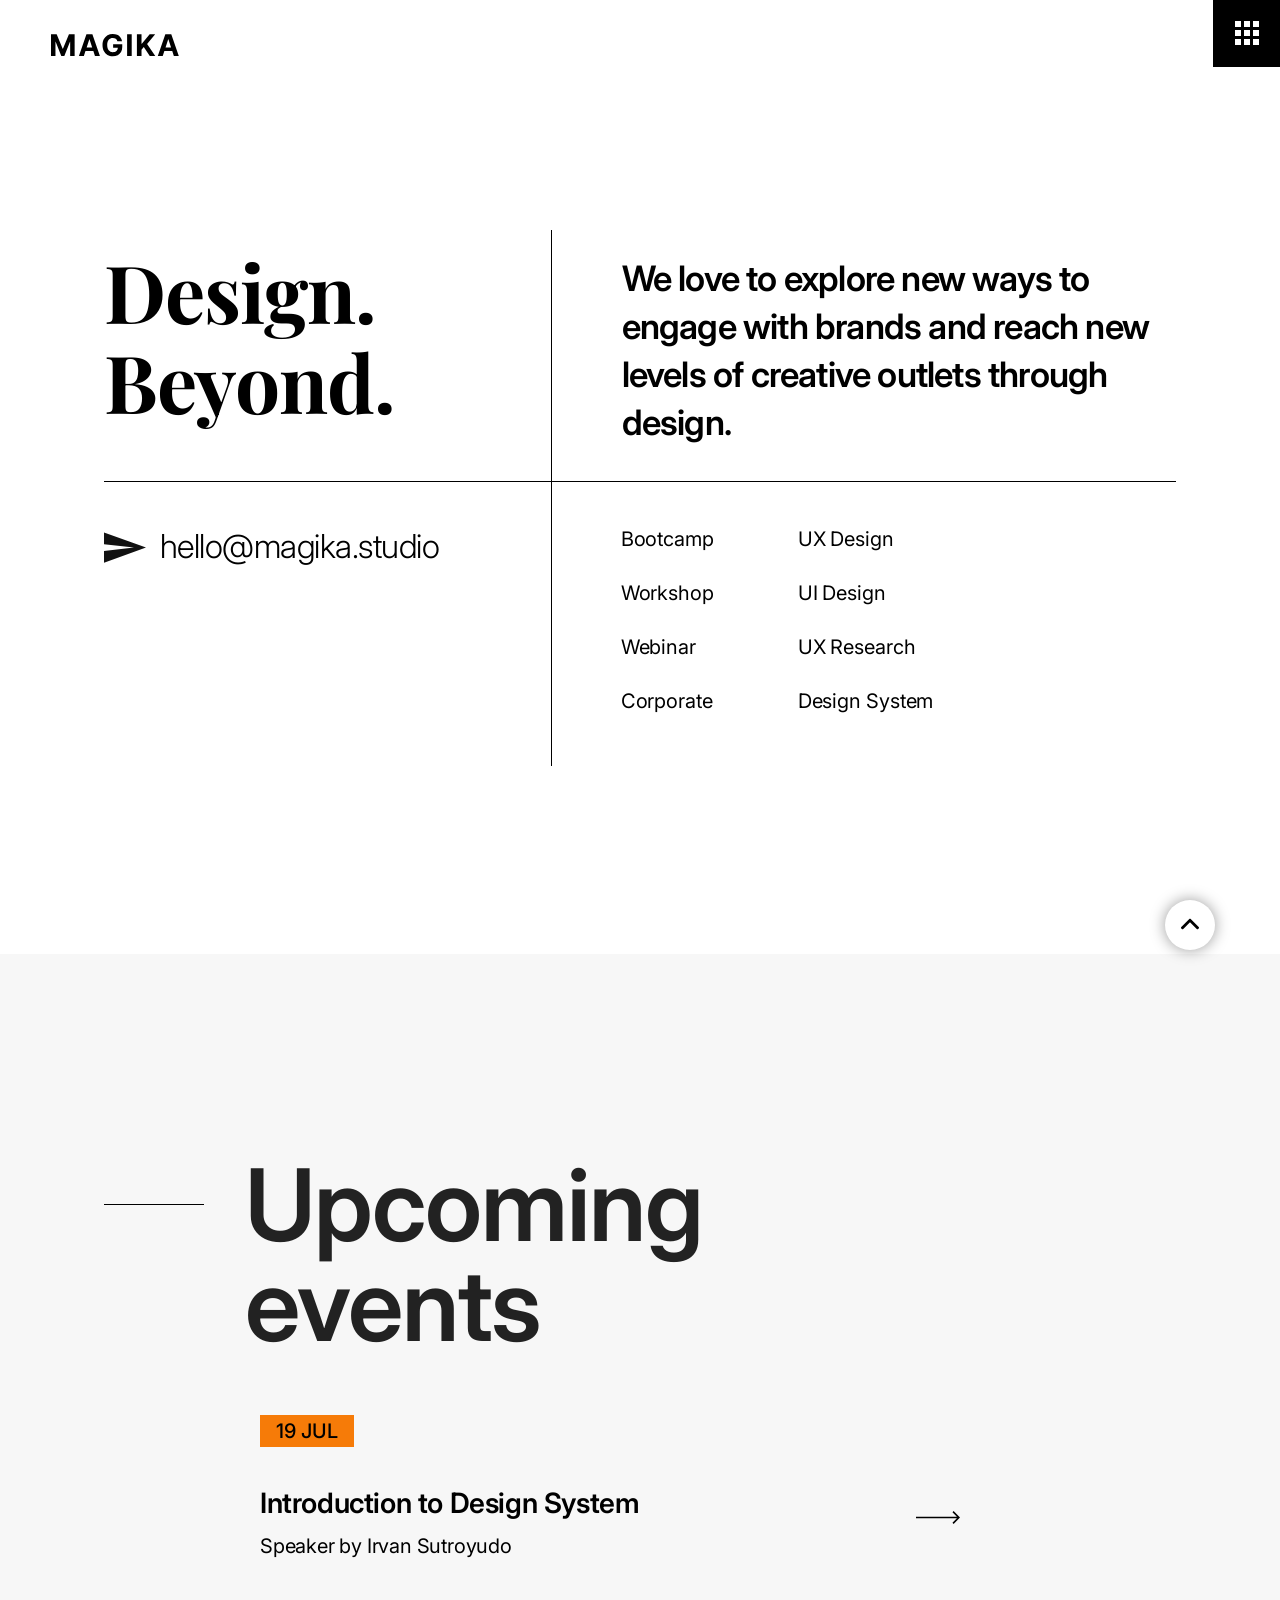
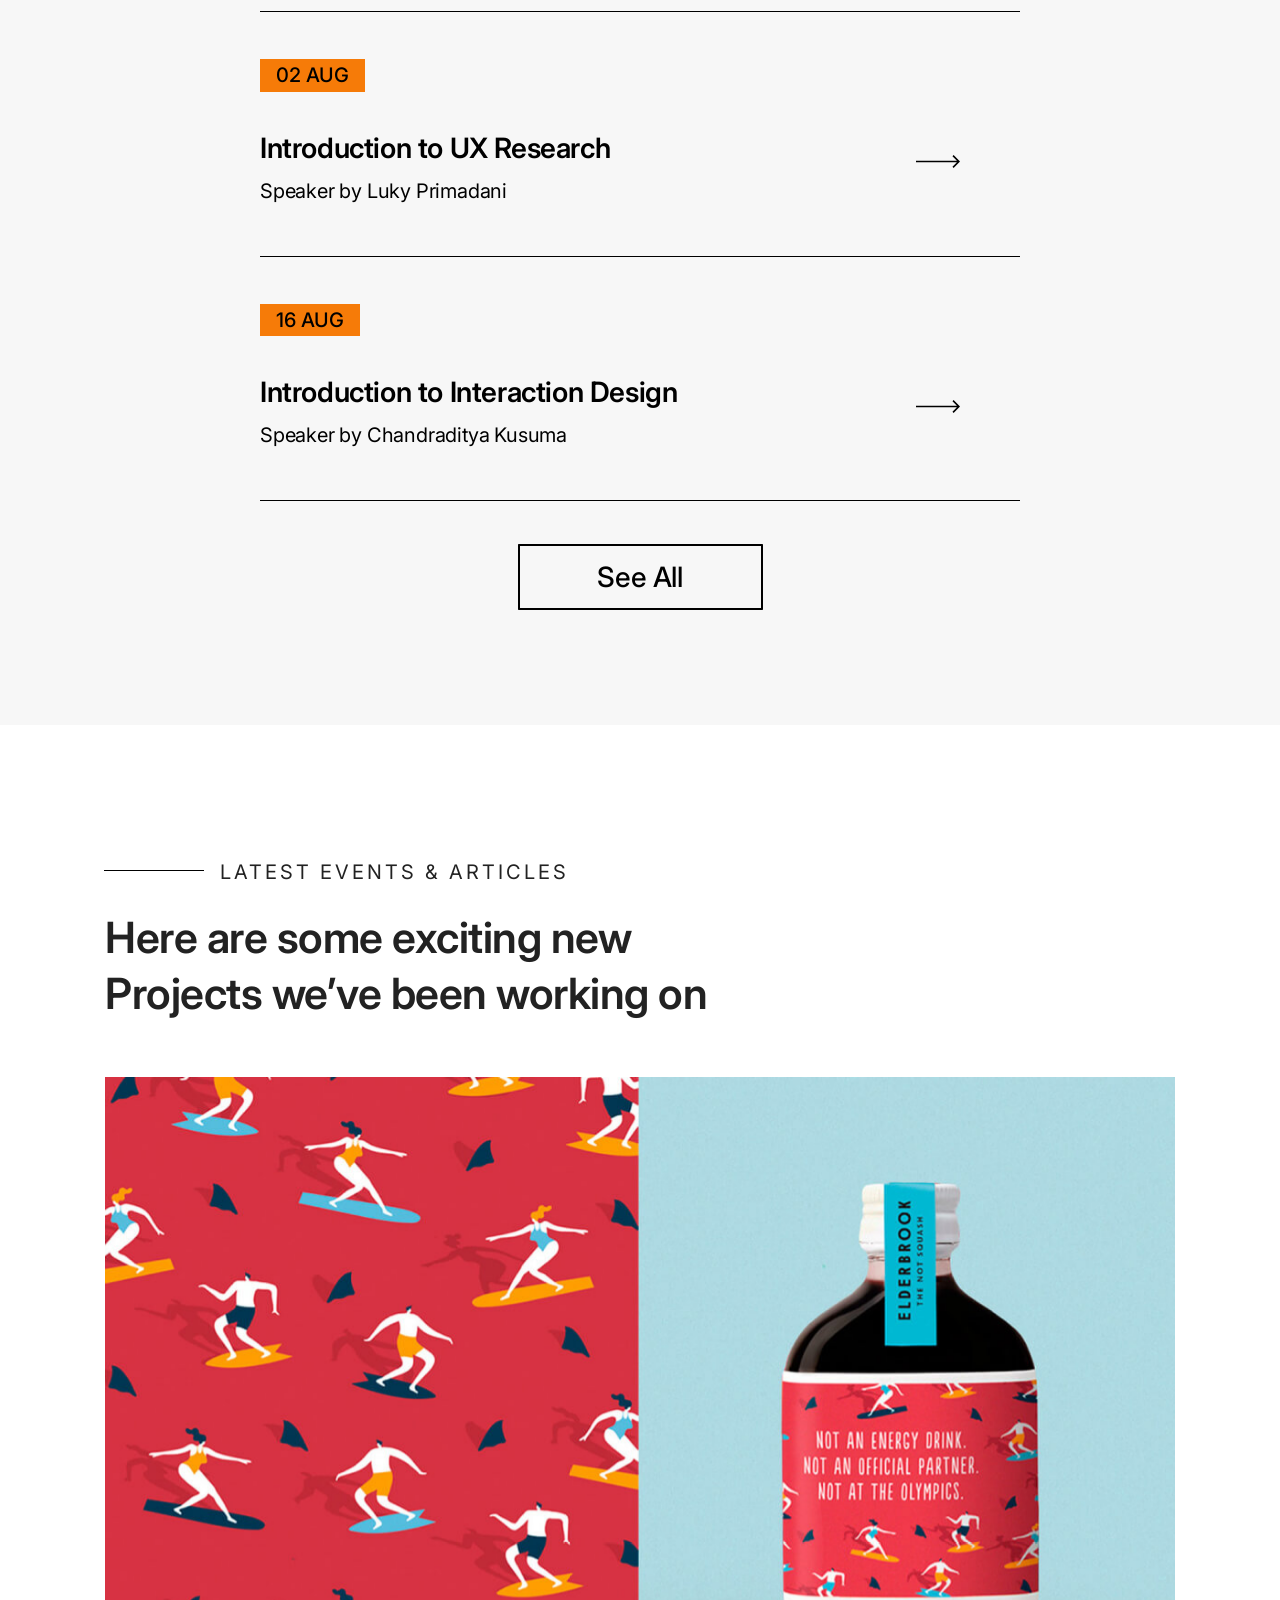
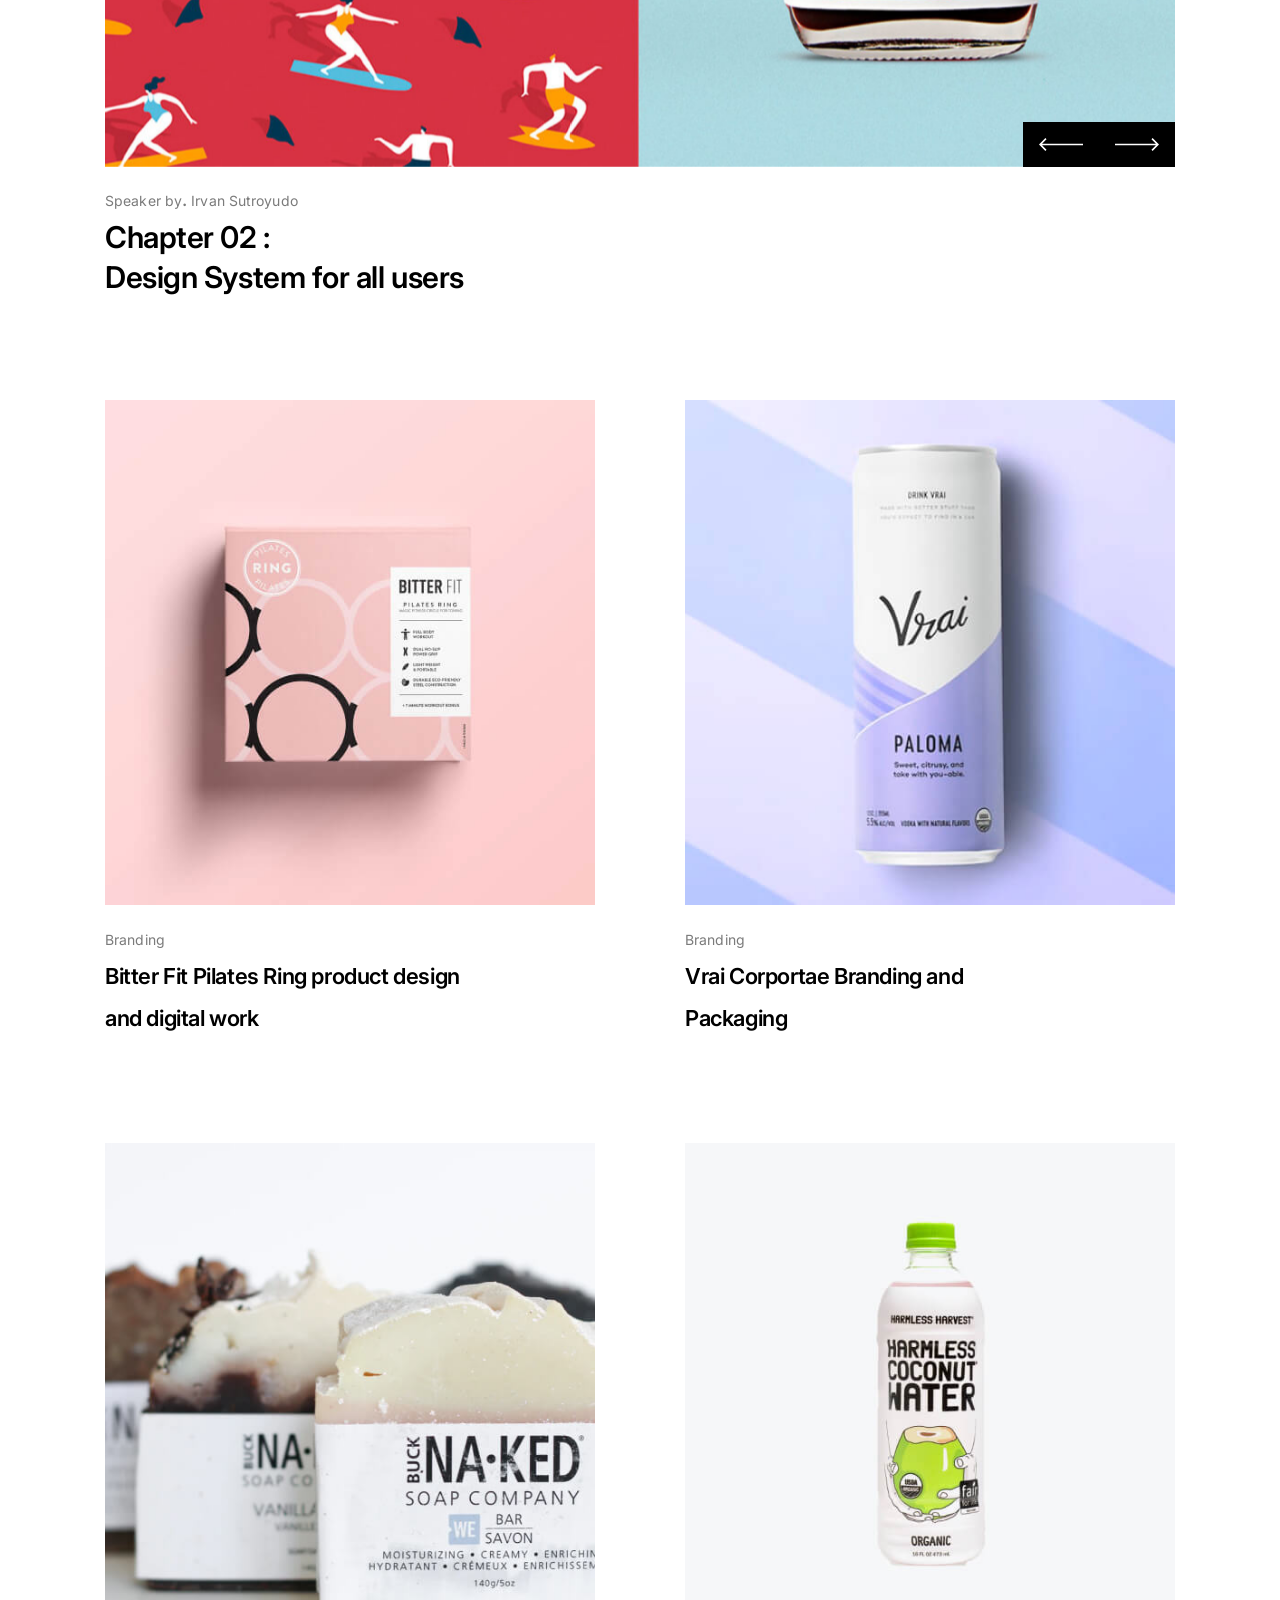
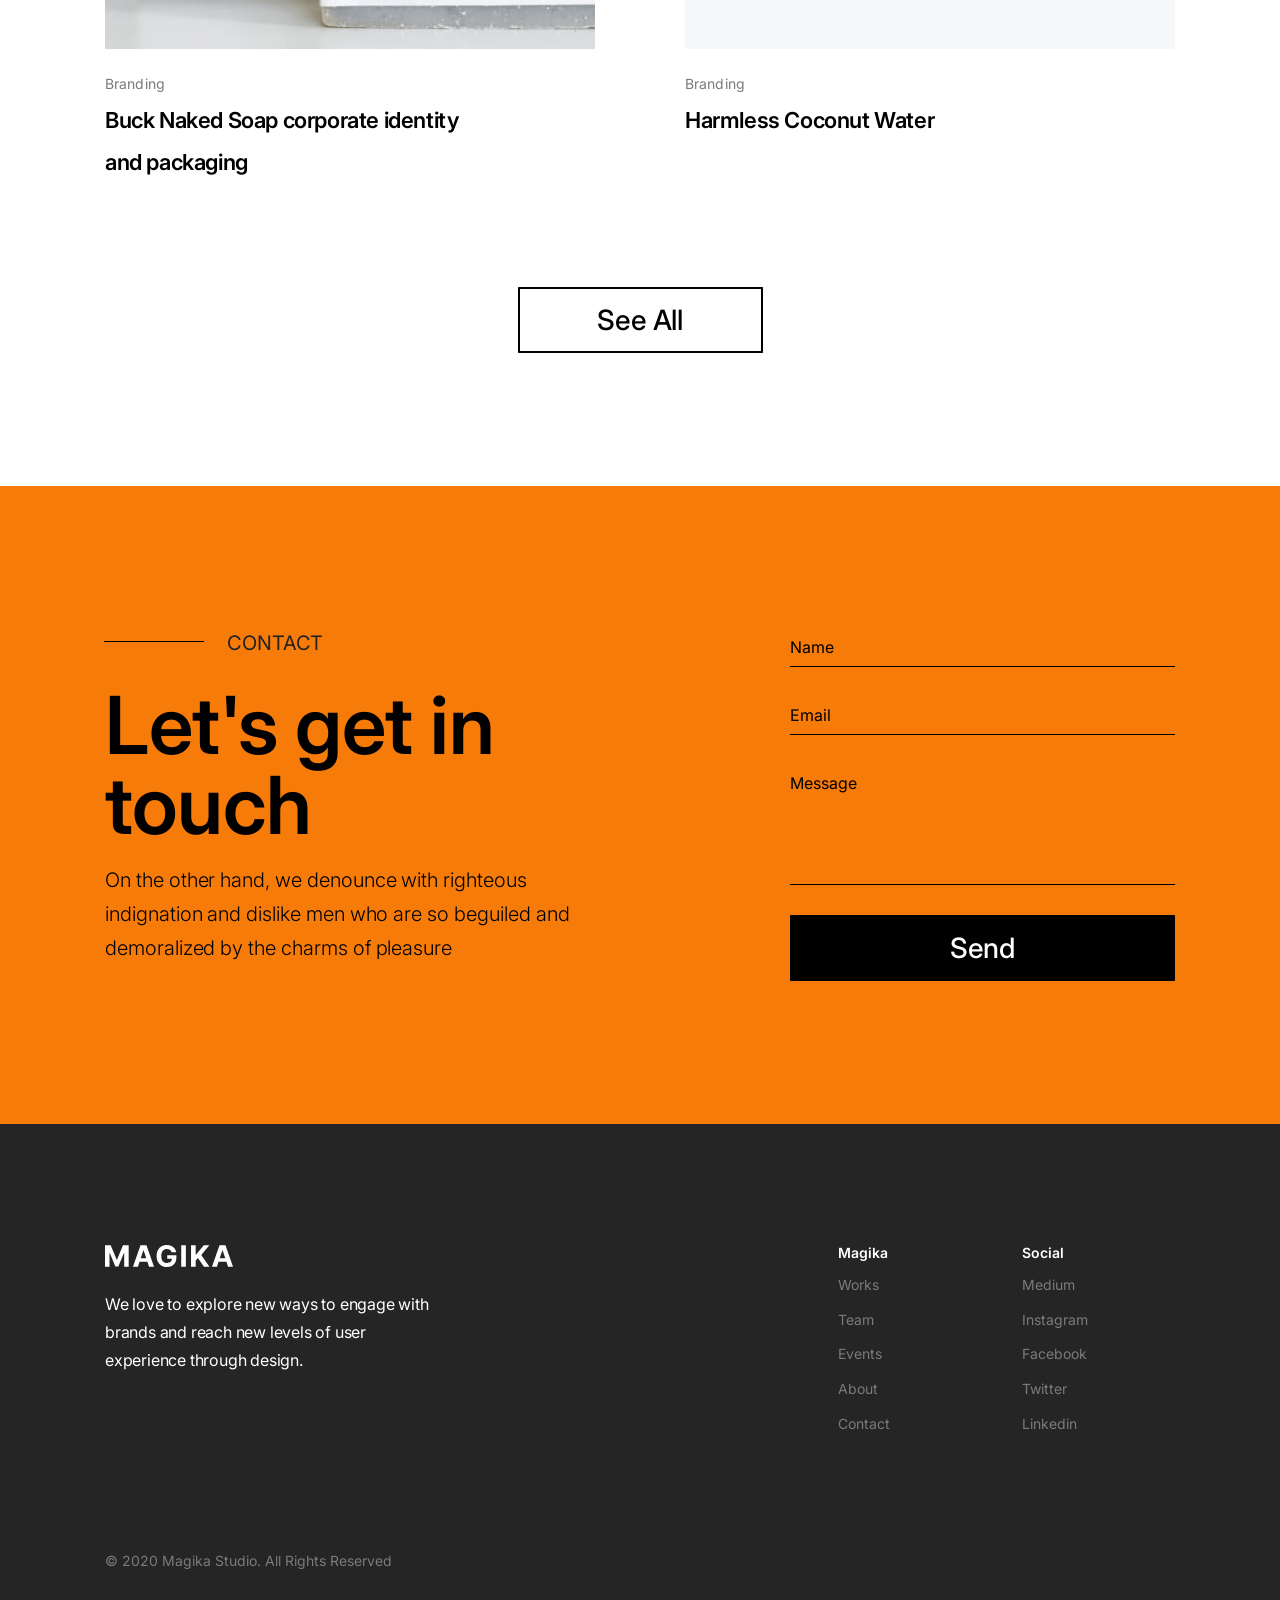
<file: index.html>
<!DOCTYPE html>
<html dir="ltr" lang="en-US">
<head>
<meta charset="UTF-8">
<meta name="description" content="Havoc">
<meta name="keywords" content="Havoc">
<meta name="author" content="Havoc">
<meta name="viewport" content="width=device-width, initial-scale=1, maximum-scale=1">
<title>MAGIKA STUDIO | PRODUCT DESIGN SCHOOL</title>
<link href="images/icon1.ico" rel="shortcut icon" type="image/x-icon">
<!-- Havoc External CSS -->
<link href="css/bootstrap.min.css" rel="stylesheet" type="text/css">
<link href="css/owl.carousel.css" rel="stylesheet" type="text/css" media="all">
<link href="css/styles.css" rel="stylesheet" type="text/css" media="all">
<link href="css/responsive.css" rel="stylesheet" type="text/css" media="all">
<link href="css/loaders.min.css.html" rel="stylesheet" type="text/css" media="all">
<link href="css/animation.css" rel="stylesheet" type="text/css" media="all">
<link href="https://fonts.googleapis.com/css2?family=Playfair+Display:wght@700&amp;display=swap" rel="stylesheet">
<link href="https://fonts.googleapis.com/css2?family=Inter:wght@100;200;300;400;500;600;700;800;900&amp;display=swap" rel="stylesheet">
</head>
<body>

<!-- Havoc Main -->
<div class="havoc-main">

<div class="bg-white">
<!-- Havoc Header -->
<header>
  <div class="container">
    <!-- Havoc Logo -->
    <div class="logo wow fadeInDown" data-wow-duration="1s" data-wow-delay="1s"><a href="index.html"><img src="images/icons/logo-black.svg" alt="Havoc Logo"></a></div>    
  </div>
  <!-- Havoc Nav -->
    <nav class="navbar wow fadeInDown" data-wow-duration="1s" data-wow-delay="1s">
      <button class="navbar-toggler" type="button" data-toggle="collapse" data-target="#navbarSupportedContent" aria-expanded="false" aria-label="Toggle navigation">
        
      </button>
      <div class="menu-listing">
        <div class="black-bg">
          <ul class="navbar-nav mr-auto">
            <li class="nav-item">
              <a class="nav-link" href="work.html">Works</a>
            </li>
            <li class="nav-item">
              <a class="nav-link" href="about-us.html">About</a>
            </li>
            <li class="nav-item">
              <a class="nav-link" href="events-list.html">Events</a>
            </li>
            <li class="nav-item">
              <a class="nav-link" href="contact.html">Contact</a>
            </li>
            <li class="nav-item">
              <a class="nav-link" href="our-team.html">Team</a>
            </li>
          </ul>
          <div class="socials-link">
            <ul>
              <li><a href="#0"><img src="images/icons/behance.svg" alt="Behance"></a></li>
              <li><a href="#0"><img src="images/icons/dribbble.svg" alt="Dribbble"></a></li>
              <li><a href="#0"><img src="images/icons/twitter.svg" alt="Twitter"></a></li>
            </ul>
          </div>
          <div class="bottom-links">
            <a href="#0">Terms & conditions</a>
            <a href="#0">Privacy Policy</a>
          </div>
        </div>
      </div>
    </nav>
</header>


  <!-- Havoc Banner Wrap -->
  <section class="havoc-banner-wrap">
    <div class="container">
      <div class="row justify-content-center">
        <div class="col-md-5 bdr-left-none">
          <h1 class="wow fadeInLeft" data-wow-duration="2s" data-wow-delay="0.1s">Design. Beyond.</h1>
        </div>
        <div class="col-md-7">
          <div class="caption wow fadeInRight" data-wow-duration="2s" data-wow-delay="0.1s"><h2>We love to explore new ways to engage with brands and reach new levels of creative outlets through design.</h2></div>
        </div>
        <div class="col-md-5 bdr-btm-none bdr-left-none">
          <div class="email-us wow fadeInLeft" data-wow-duration="2s" data-wow-delay="0.1s">
            <a href="mailto:hello@magika.studio"><img src="images/icons/send.svg" alt="Send Icon"> hello@magika.studio</a>
          </div>
        </div>
        <div class="col-md-7 bdr-btm-none">
          <ul class="wow fadeInRight" data-wow-duration="2s" data-wow-delay="0.1s">
            <li>Bootcamp</li>
            <li>UX Design</li>
            <li>Workshop</li>
            <li>UI Design</li>
            <li>Webinar</li>
            <li>UX Research</li>
            <li>Corporate</li>
            <li>Design System</li>
          </ul>
        </div>
      </div>
    </div>
  </section>
</div>

<!-- Havoc Upcoming Events -->
<section class="havoc-upcoming-events">
  <div class="container">
    <div class="havoc-section-title">
      <h3>Upcoming <br>events</h3>
    </div>
    <div class="col-md-12">
      <div class="havoc-event-block">
        <span>19 JUL</span>
        <h6><a href="events-list.html" class="stretched-link">Introduction to Design System</a></h6>
        <p>Speaker by Irvan Sutroyudo</p>
        <img class="event-arrow" src="images/icons/black-right-arrow.svg" alt="More Info">
      </div>
      <div class="havoc-event-block">
        <span>02 AUG</span>
        <h6><a href="events-list.html" class="stretched-link">Introduction to UX Research</a></h6>
        <p>Speaker by Luky Primadani</p>
        <img class="event-arrow" src="images/icons/black-right-arrow.svg" alt="More Info">
      </div>
      <div class="havoc-event-block">
        <span>16 AUG</span>
        <h6><a href="events-list.html" class="stretched-link">Introduction to Interaction Design</a></h6>
        <p>Speaker by Chandraditya Kusuma</p>
        <img class="event-arrow" src="images/icons/black-right-arrow.svg" alt="More Info">
      </div>
      <div style="text-align: center" class="btn-wrap wow fadeInUp" data-wow-duration="2s" data-wow-delay="0.1s">
        <a class="btn border-btn" href="events-list.html">See All</a>
      </div>
    </div>
  </div>
</section>

<!-- Havoc Our Work -->
<section class="havoc-our-work">
  <div class="container">
    <div class="havoc-section-title">
      <span>LATEST EVENTS & ARTICLES</span>
      <h3>Here are some exciting new <br>Projects we’ve been working on</h3>
    </div>
    <div class="row">
      <div class="col-md-12">
        <div class="owl-carousel owl-loaded owl-drag wow fadeInUp" data-wow-duration="2s" data-wow-delay="0.1s" data-items="1" data-center="true" data-margin="0" data-loop="true" data-nav="true" data-dots="false" data-autoplay="false">
          <div class="item"><img src="images/work/work1.jpg" alt="work"></div>
          <div class="item"><img src="images/work/work1.jpg" alt="work"></div>
          <div class="item"><img src="images/work/work1.jpg" alt="work"></div>
          <div class="item"><img src="images/work/work1.jpg" alt="work"></div>
          <div class="item"><img src="images/work/work1.jpg" alt="work"></div>
          <div class="item"><img src="images/work/work1.jpg" alt="work"></div>
          <div class="item"><img src="images/work/work1.jpg" alt="work"></div>
        </div>
        <div class="slider-caption">
          <div class="work-info">
            <div class="work-category">
              <span>Speaker by</span>
              <span>Irvan Sutroyudo</span>
            </div>
            <!-- <div class="work-category">
              <a href="#0">Branding</a>
              <a href="#0">Packaging</a>
            </div> -->
            <h4><a href="work-detail.html">Chapter 02 :<br> Design System for all users</a></h4>
          </div>
        </div>
      </div>
    </div>
    <div class="row work-small-thumb">
      <div class="col-md-6 wow fadeInLeft" data-wow-duration="2s" data-wow-delay="0.1s">
        <div class="work-image"><a href="work-detail.html"><img src="images/work/work2.jpg" alt="Our Work"></a></div>
        <div class="work-info">
          <div class="work-category">
            <span>Branding</span>
          </div>
          <h4><a href="work-detail.html">Bitter Fit Pilates Ring product design<br> and digital work </a></h4>
        </div>
        
      </div>
      <div class="col-md-6 wow fadeInRight" data-wow-duration="2s" data-wow-delay="0.1s">
        <div class="work-image"><a href="work-detail.html"><img src="images/work/work3.jpg" alt="Our Work"></a></div>
        <div class="work-info">
          <div class="work-category">
            <span>Branding</span>
          </div>
          <h4><a href="work-detail.html">Vrai Corportae Branding and<br> Packaging</a></h4>
        </div>
      </div>
      <div class="col-md-6 wow fadeInLeft" data-wow-duration="2s" data-wow-delay="0.1s">
        <div class="work-image"><a href="work-detail.html"><img src="images/work/work4.jpg" alt="Our Work"></a></div>
        <div class="work-info">
          <div class="work-category">
            <span>Branding</span>
          </div>
          <h4><a href="work-detail.html">Buck Naked Soap corporate identity<br> and packaging</a></h4>
        </div>
      </div>
      <div class="col-md-6 wow fadeInRight" data-wow-duration="2s" data-wow-delay="0.1s">
        <div class="work-image"><a href="work-detail.html"><img src="images/work/work5.jpg" alt="Our Work"></a></div>
        <div class="work-info">
         <div class="work-category">
            <span>Branding</span>
          </div>
          <h4><a href="work-detail.html">Harmless Coconut Water</a></h4>
        </div>
      </div>
    </div>
    <div class="btn-wrap wow fadeInUp" data-wow-duration="2s" data-wow-delay="0.1s">
      <a class="btn border-btn" href="work.html">See All</a>
    </div>
  </div>
</section>

<!-- Havoc Get Touch -->
<section class="havoc-get-touch">
  <div class="container">
    <div class="row">
      <div class="col-md-6 wow fadeInLeft" data-wow-duration="2s" data-wow-delay="0.1s">
        <div class="havoc-section-title">
          <span>CONTACT</span>
          <h3>Let's get in <br>touch</h3>
        </div>
        <p>On the other hand, we denounce with righteous indignation and dislike men who are so beguiled and demoralized by the charms of pleasure</p>
      </div>
      <div class="col-md-6 wow fadeInRight" data-wow-duration="2s" data-wow-delay="0.1s">
        <form>
          <div class="form-group">
            <input type="text" class="form-control" placeholder="Name">
          </div>
          <div class="form-group">
            <input type="email" class="form-control" placeholder="Email">
          </div>
          <div class="form-group">
            <textarea class="form-control" placeholder="Message"></textarea>
          </div>
          <button type="submit" class="btn black-btn">Send</button>
        </form>
      </div>
    </div>
  </div>
</section>

<!-- Havoc Footer -->
<footer>
  <div class="container">
    <div class="row justify-content-between">
      <div class="col-md-8">
        <!-- Havoc Logo -->
        <div class="logo"><a href="#0"><img src="images/icons/logo-white.svg" alt="Magika Studio"></a></div> 
        <p>We love to explore new ways to engage with <br>brands and reach new levels of user <br>experience through design.</p>
      </div>
      <div class="col-md-2 footer-menu">
        <h6>Magika</h6>
        <ul>
          <li><a href="#0">Works</a></li>
          <li><a href="#0">Team</a></li>
          <li><a href="#0">Events</a></li>
          <li><a href="#0">About</a></li>
          <li><a href="#0">Contact</a></li>
        </ul>
      </div>
      <div class="col-md-2 footer-menu">
        <h6>Social</h6>
        <ul>
          <li><a href="#0">Medium</a></li>
          <li><a href="#0">Instagram</a></li>
          <li><a href="#0">Facebook</a></li>
          <li><a href="#0">Twitter</a></li>
          <li><a href="#0">Linkedin</a></li>
        </ul>
      </div>
      <!-- <div class="col-md-2 footer-menu">
        <h6>Legal</h6>
        <ul>
          <li><a href="#0">Privacy</a></li>
          <li><a href="#0">Terms</a></li>
          <li><a href="#0">Cookies</a></li>
          <li><a href="#0">License</a></li>
          <li><a href="#0">Program</a></li>
        </ul>
      </div> -->
    </div>
    <div class="havoc-copyright">&copy; 2020 Magika Studio. All Rights Reserved</div>
  </div>
</footer>

<!-- Havoc Back Top -->
<div class="havoc-back-top">
  <div class="container">
    <a href="javascript:void(0);"><img src="images/icons/up-arrow.svg" alt="Back Top"></a>
  </div>
</div>

<!-- Havoc Preloader -->
<div class="havoc-preloader">
  <div class="loader-wrap">
    <div class="loader">
      <div class="loader-inner ball-pulse-sync">
        <div></div>
        <div></div>
        <div></div>
      </div>
    </div>
  </div>
</div>

</div>

<!-- Havoc Scripts -->
<script src="js/jquery.min.js"></script>
<script src="js/bootstrap.min.js"></script>
<script src="js/html5.min.js"></script>
<script src="js/placeholders.min.js"></script>
<script src="js/respond.min.js"></script>
<script src="js/plugins.js"></script>
<script src="js/jquery.rcounterup.js"></script>
<script src="js/scripts.js"></script>
</body>
</html>
</file>
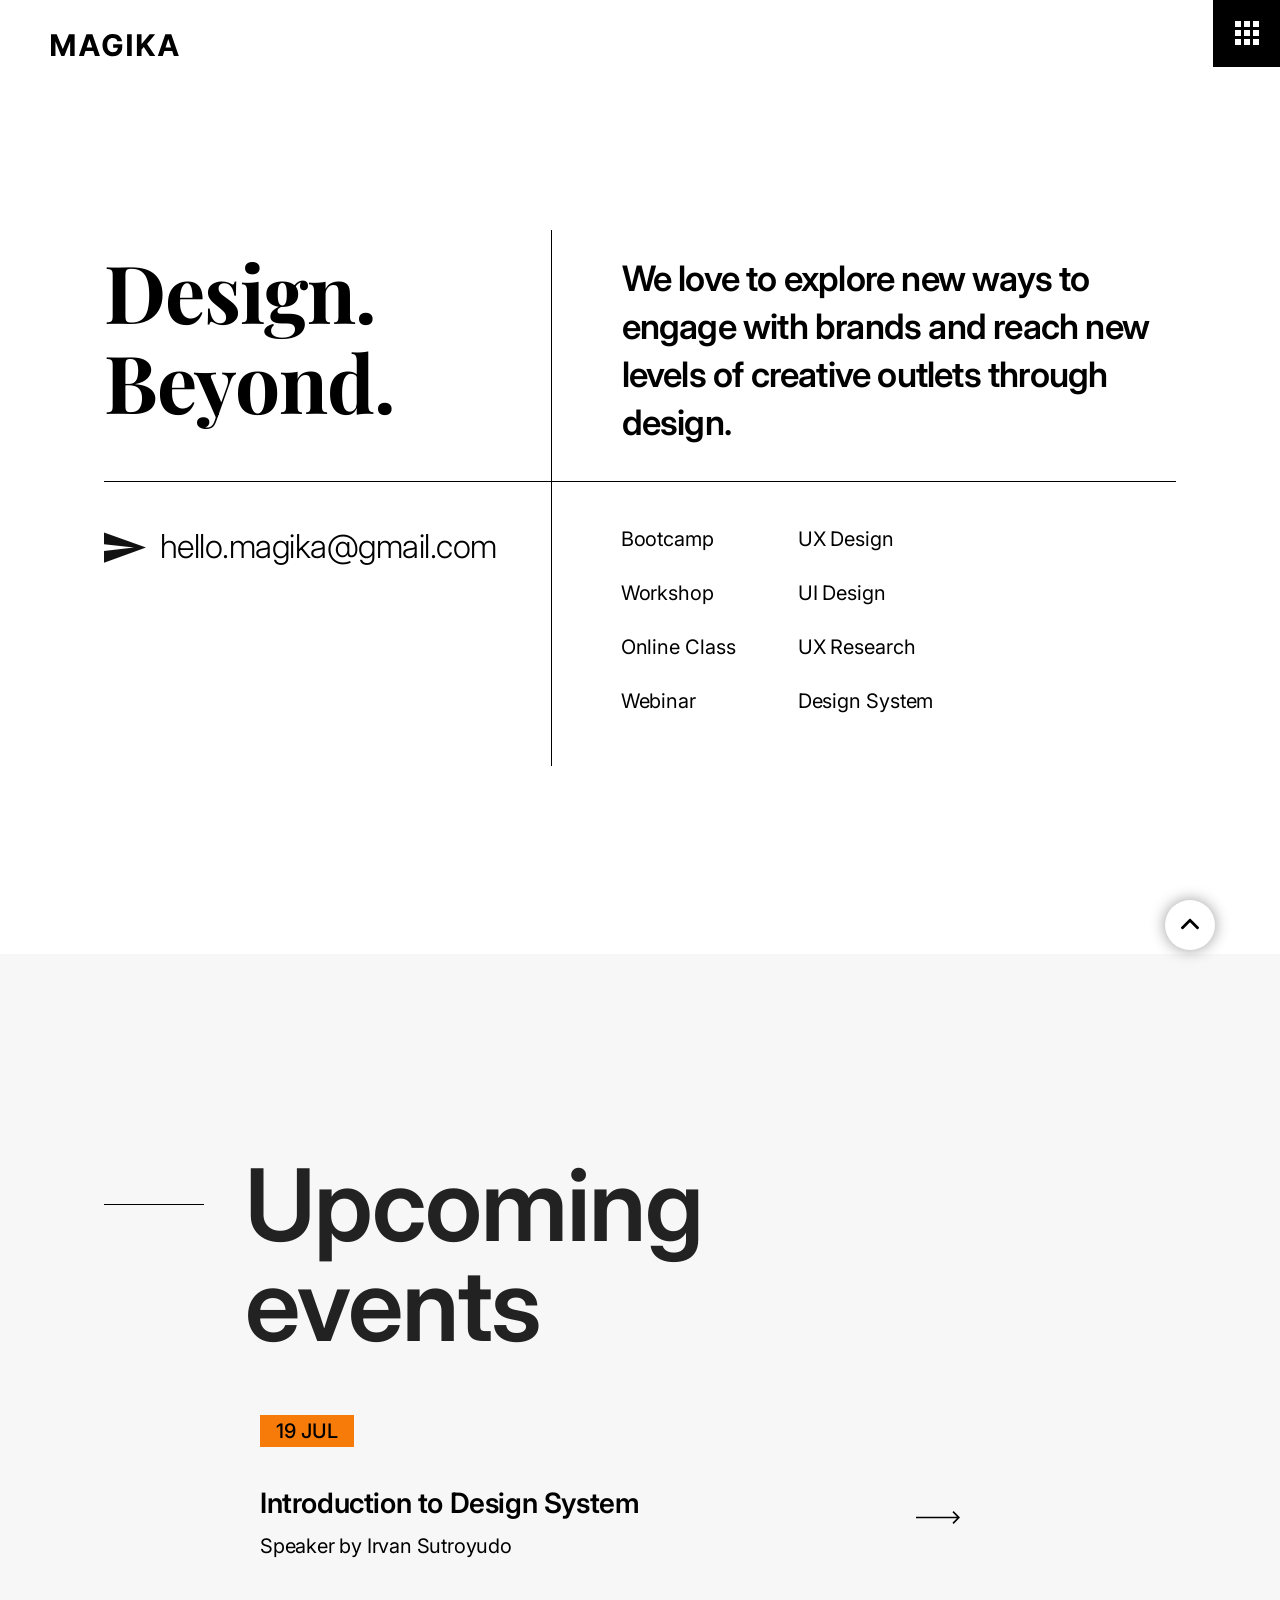
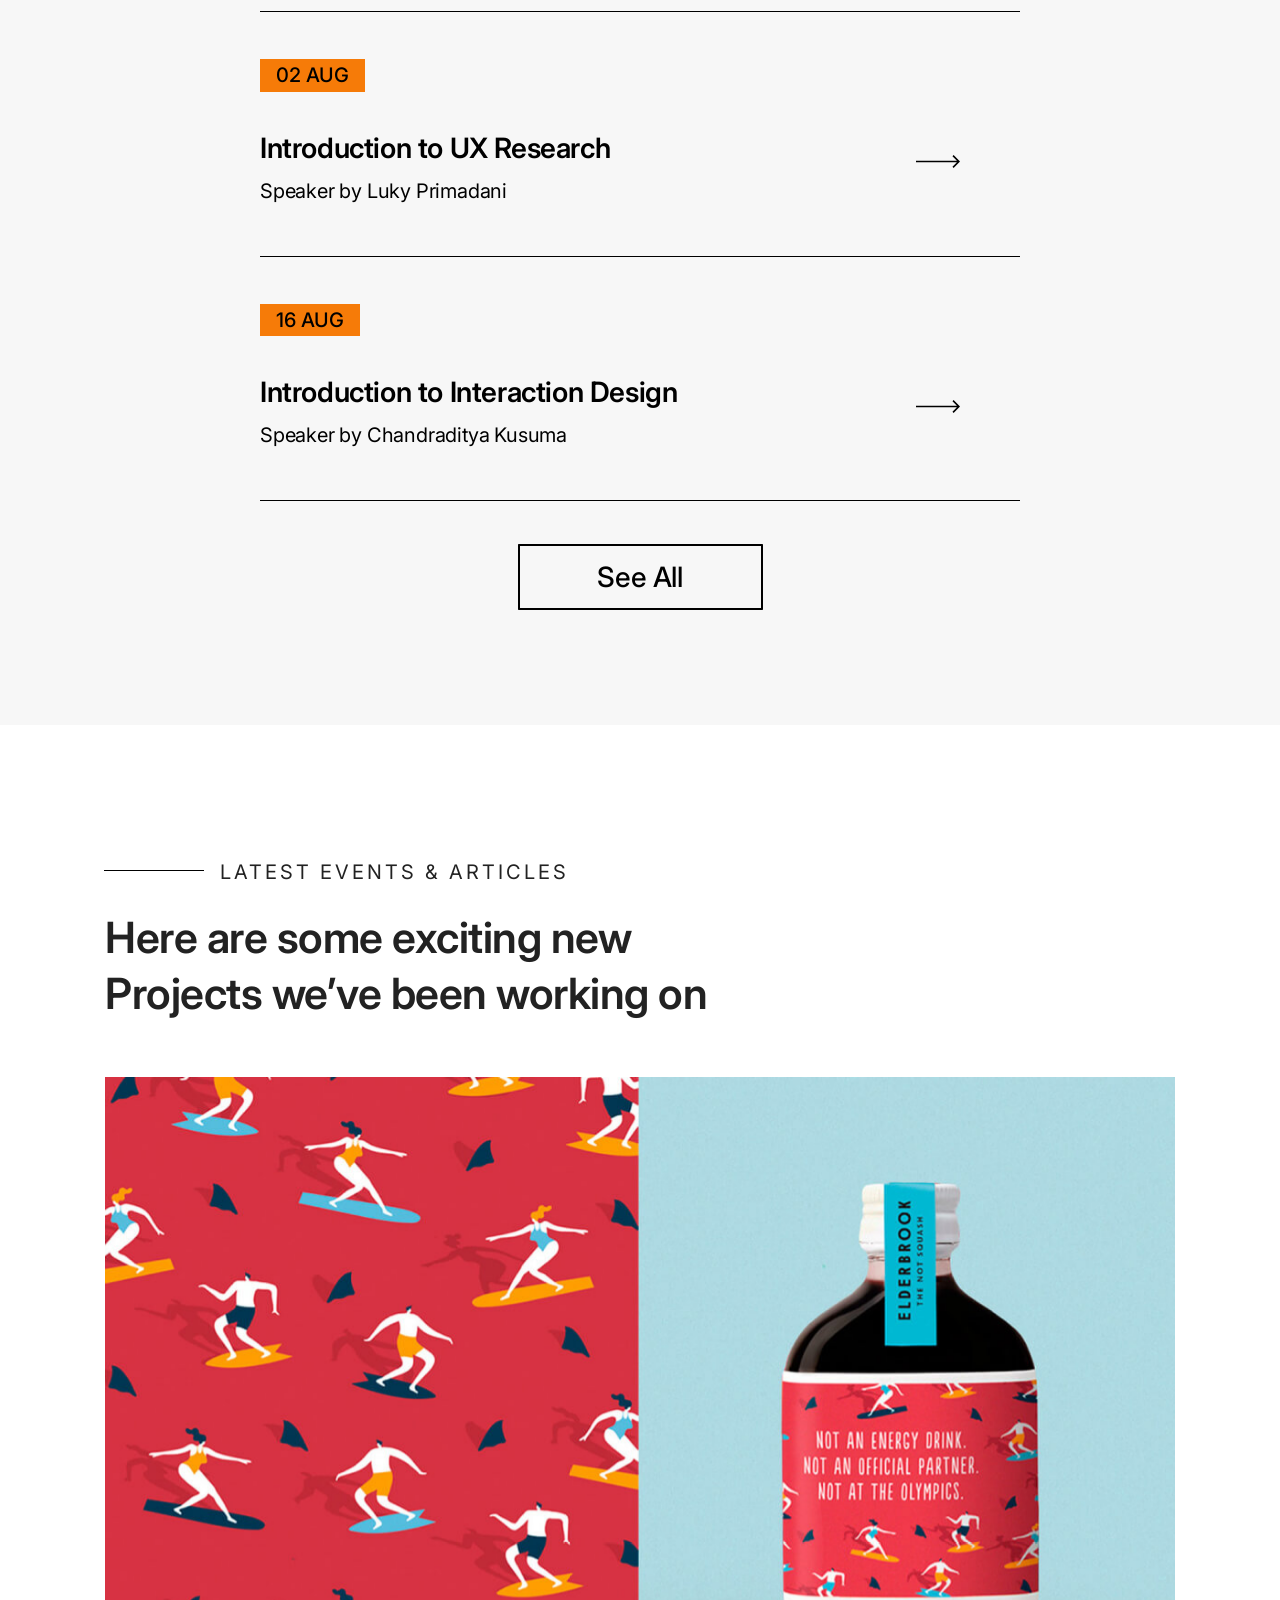
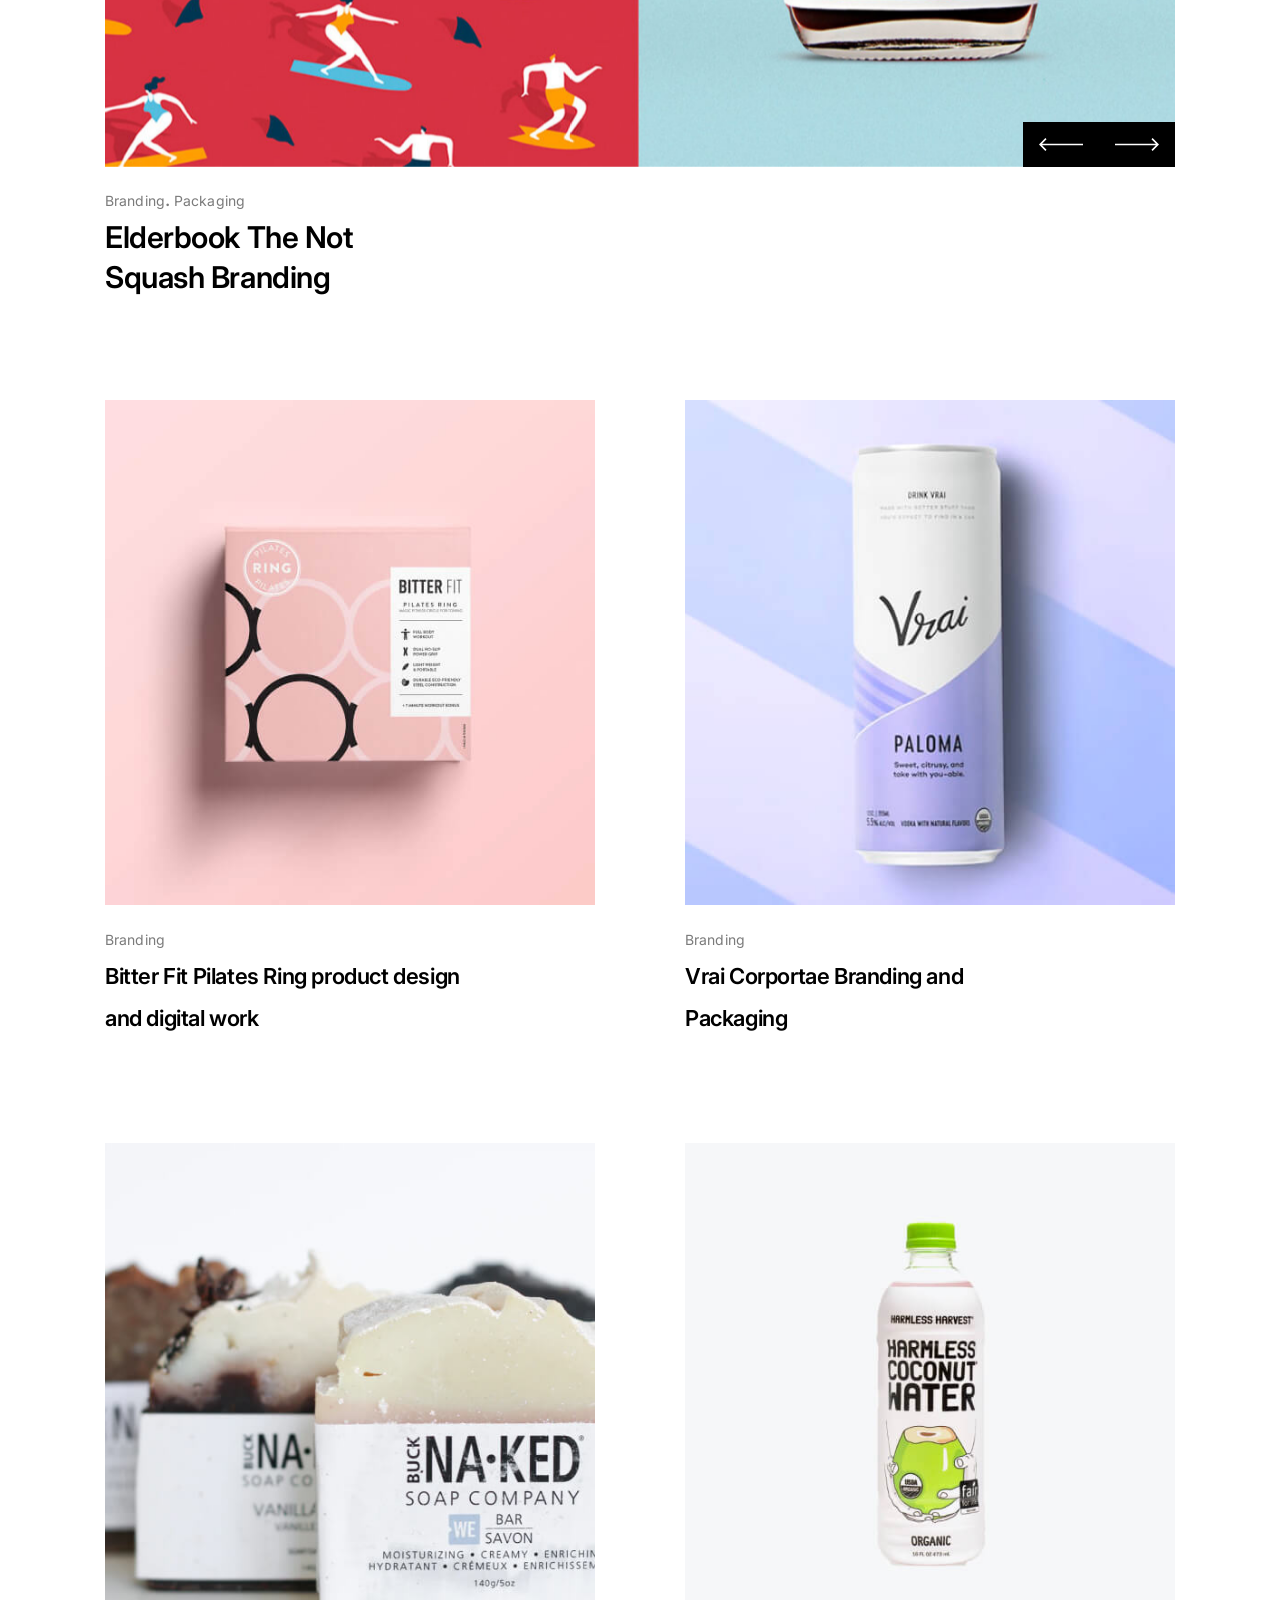
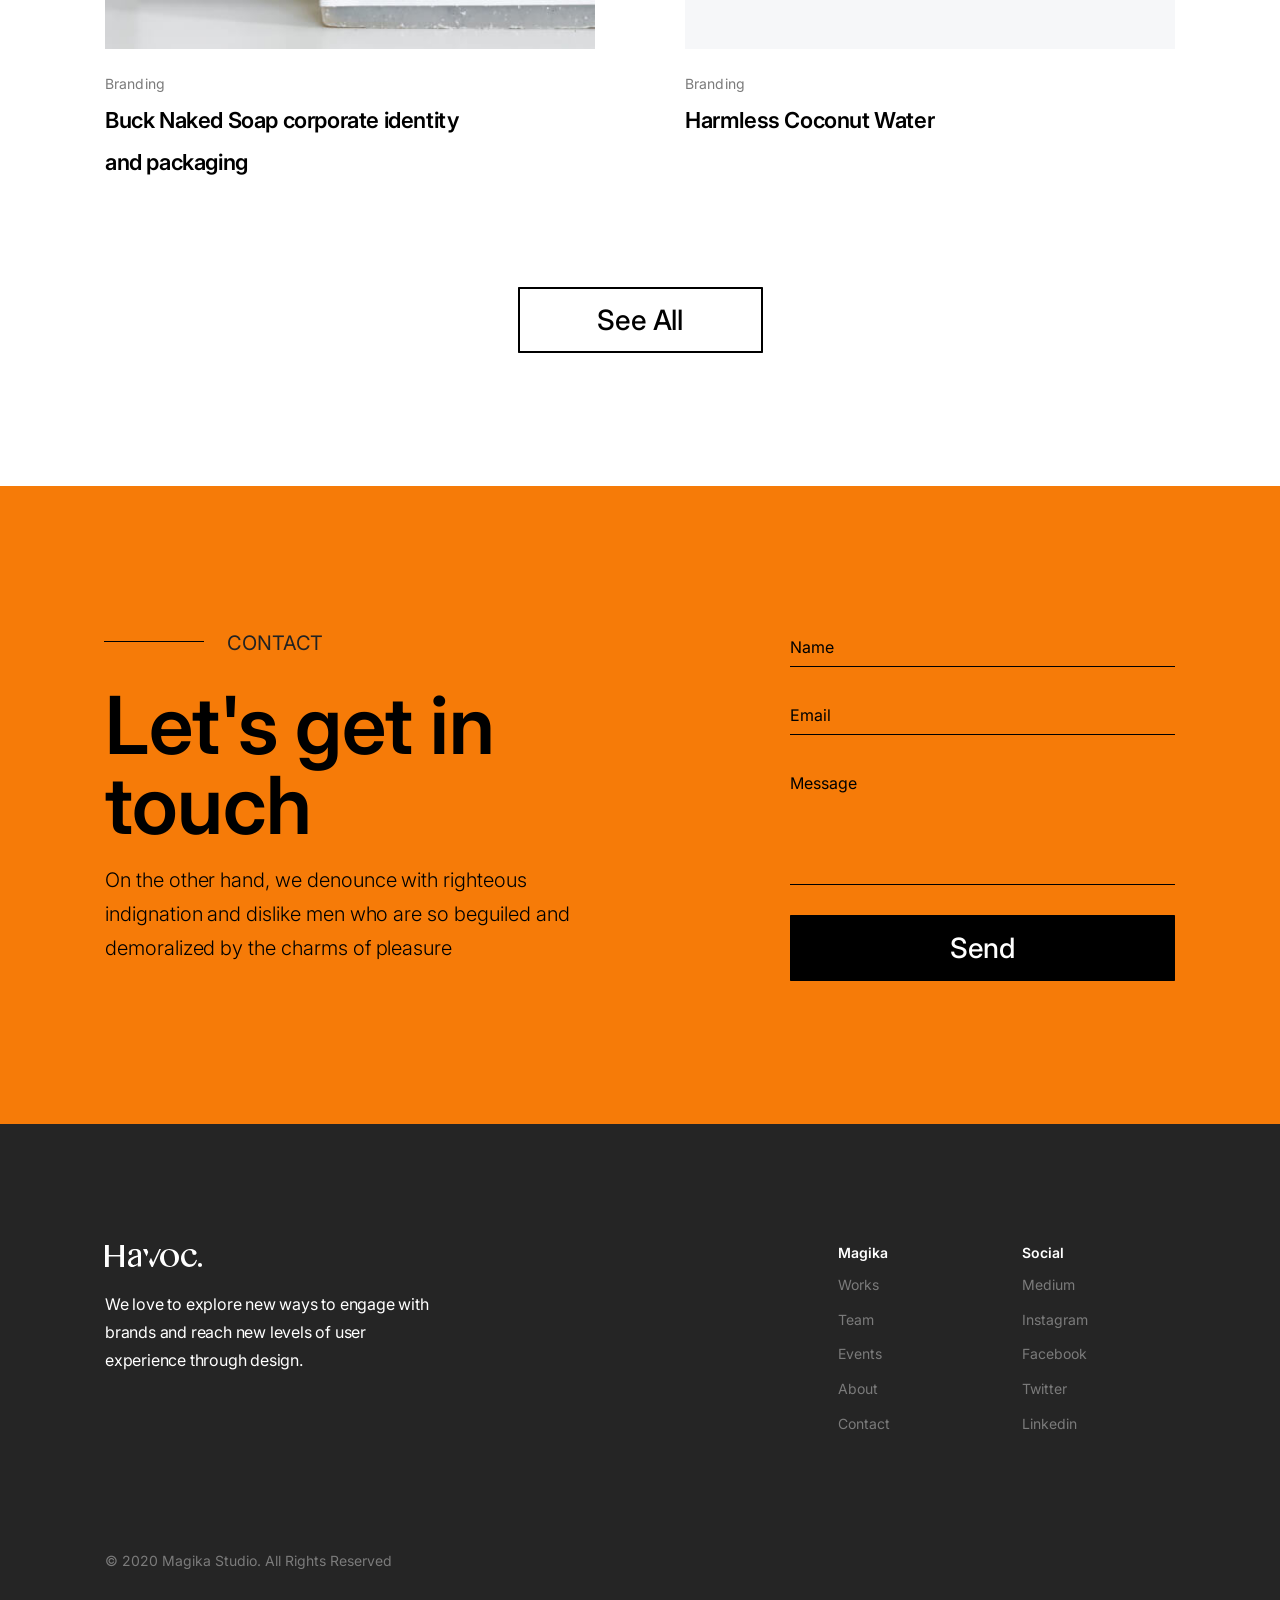
<file: havoc/index.html>
<!DOCTYPE html>
<html dir="ltr" lang="en-US">
<head>
<meta charset="UTF-8">
<meta name="description" content="Havoc">
<meta name="keywords" content="Havoc">
<meta name="author" content="Havoc">
<meta name="viewport" content="width=device-width, initial-scale=1, maximum-scale=1">
<title>MAGIKA STUDIO | PRODUCT DESIGN </title>
<link href="images/icon1.ico" rel="shortcut icon" type="image/x-icon">
<!-- Havoc External CSS -->
<link href="css/bootstrap.min.css" rel="stylesheet" type="text/css">
<link href="css/owl.carousel.css" rel="stylesheet" type="text/css" media="all">
<link href="css/styles.css" rel="stylesheet" type="text/css" media="all">
<link href="css/responsive.css" rel="stylesheet" type="text/css" media="all">
<link href="css/loaders.min.css.html" rel="stylesheet" type="text/css" media="all">
<link href="css/animation.css" rel="stylesheet" type="text/css" media="all">
<link href="https://fonts.googleapis.com/css2?family=Playfair+Display:wght@700&amp;display=swap" rel="stylesheet">
<link href="https://fonts.googleapis.com/css2?family=Inter:wght@100;200;300;400;500;600;700;800;900&amp;display=swap" rel="stylesheet">
</head>
<body>

<!-- Havoc Main -->
<div class="havoc-main">

<div class="bg-white">
<!-- Havoc Header -->
<header>
  <div class="container">
    <!-- Havoc Logo -->
    <div class="logo wow fadeInDown" data-wow-duration="1s" data-wow-delay="1s"><a href="index.html"><img src="images/icons/logo-black.svg" alt="Havoc Logo"></a></div>    
  </div>
  <!-- Havoc Nav -->
    <nav class="navbar wow fadeInDown" data-wow-duration="1s" data-wow-delay="1s">
      <button class="navbar-toggler" type="button" data-toggle="collapse" data-target="#navbarSupportedContent" aria-expanded="false" aria-label="Toggle navigation">
        
      </button>
      <div class="menu-listing">
        <div class="black-bg">
          <ul class="navbar-nav mr-auto">
            <li class="nav-item">
              <a class="nav-link" href="work.html">Works</a>
            </li>
            <li class="nav-item">
              <a class="nav-link" href="about-us.html">About</a>
            </li>
            <li class="nav-item">
              <a class="nav-link" href="events-list.html">Events</a>
            </li>
            <li class="nav-item">
              <a class="nav-link" href="contact.html">Contact</a>
            </li>
            <li class="nav-item">
              <a class="nav-link" href="our-team.html">Team</a>
            </li>
          </ul>
          <div class="socials-link">
            <ul>
              <li><a href="#0"><img src="images/icons/behance.svg" alt="Behance"></a></li>
              <li><a href="#0"><img src="images/icons/dribbble.svg" alt="Dribbble"></a></li>
              <li><a href="#0"><img src="images/icons/twitter.svg" alt="Twitter"></a></li>
            </ul>
          </div>
          <div class="bottom-links">
            <a href="#0">Terms & conditions</a>
            <a href="#0">Privacy Policy</a>
          </div>
        </div>
      </div>
    </nav>
</header>


  <!-- Havoc Banner Wrap -->
  <section class="havoc-banner-wrap">
    <div class="container">
      <div class="row justify-content-center">
        <div class="col-md-5 bdr-left-none">
          <h1 class="wow fadeInLeft" data-wow-duration="2s" data-wow-delay="0.1s">Design. Beyond.</h1>
        </div>
        <div class="col-md-7">
          <div class="caption wow fadeInRight" data-wow-duration="2s" data-wow-delay="0.1s"><h2>We love to explore new ways to engage with brands and reach new levels of creative outlets through design.</h2></div>
        </div>
        <div class="col-md-5 bdr-btm-none bdr-left-none">
          <div class="email-us wow fadeInLeft" data-wow-duration="2s" data-wow-delay="0.1s">
            <a href="mailto:hello@havoc.co.uk"><img src="images/icons/send.svg" alt="Send Icon"> hello.magika@gmail.com</a>
          </div>
        </div>
        <div class="col-md-7 bdr-btm-none">
          <ul class="wow fadeInRight" data-wow-duration="2s" data-wow-delay="0.1s">
            <li>Bootcamp</li>
            <li>UX Design</li>
            <li>Workshop</li>
            <li>UI Design</li>
            <li>Online Class</li>
            <li>UX Research</li>
            <li>Webinar</li>
            <li>Design System</li>
          </ul>
        </div>
      </div>
    </div>
  </section>
</div>

<!-- Havoc Upcoming Events -->
<section class="havoc-upcoming-events">
  <div class="container">
    <div class="havoc-section-title">
      <h3>Upcoming <br>events</h3>
    </div>
    <div class="col-md-12">
      <div class="havoc-event-block">
        <span>19 JUL</span>
        <h6><a href="events-list.html" class="stretched-link">Introduction to Design System</a></h6>
        <p>Speaker by Irvan Sutroyudo</p>
        <img class="event-arrow" src="images/icons/black-right-arrow.svg" alt="More Info">
      </div>
      <div class="havoc-event-block">
        <span>02 AUG</span>
        <h6><a href="events-list.html" class="stretched-link">Introduction to UX Research</a></h6>
        <p>Speaker by Luky Primadani</p>
        <img class="event-arrow" src="images/icons/black-right-arrow.svg" alt="More Info">
      </div>
      <div class="havoc-event-block">
        <span>16 AUG</span>
        <h6><a href="events-list.html" class="stretched-link">Introduction to Interaction Design</a></h6>
        <p>Speaker by Chandraditya Kusuma</p>
        <img class="event-arrow" src="images/icons/black-right-arrow.svg" alt="More Info">
      </div>
      <div style="text-align: center" class="btn-wrap wow fadeInUp" data-wow-duration="2s" data-wow-delay="0.1s">
        <a class="btn border-btn" href="#0">See All</a>
      </div>
    </div>
  </div>
</section>

<!-- Havoc Our Work -->
<section class="havoc-our-work">
  <div class="container">
    <div class="havoc-section-title">
      <span>LATEST EVENTS & ARTICLES</span>
      <h3>Here are some exciting new <br>Projects we’ve been working on</h3>
    </div>
    <div class="row">
      <div class="col-md-12">
        <div class="owl-carousel owl-loaded owl-drag wow fadeInUp" data-wow-duration="2s" data-wow-delay="0.1s" data-items="1" data-center="true" data-margin="0" data-loop="true" data-nav="true" data-dots="false" data-autoplay="false">
          <div class="item"><img src="images/work/work1.jpg" alt="work"></div>
          <div class="item"><img src="images/work/work1.jpg" alt="work"></div>
          <div class="item"><img src="images/work/work1.jpg" alt="work"></div>
          <div class="item"><img src="images/work/work1.jpg" alt="work"></div>
          <div class="item"><img src="images/work/work1.jpg" alt="work"></div>
          <div class="item"><img src="images/work/work1.jpg" alt="work"></div>
          <div class="item"><img src="images/work/work1.jpg" alt="work"></div>
        </div>
        <div class="slider-caption">
          <div class="work-info">
            <div class="work-category">
              <span>Branding</span>
              <span>Packaging</span>
            </div>
            <!-- <div class="work-category">
              <a href="#0">Branding</a>
              <a href="#0">Packaging</a>
            </div> -->
            <h4><a href="work-detail.html">Elderbook The Not<br> Squash Branding</a></h4>
          </div>
        </div>
      </div>
    </div>
    <div class="row work-small-thumb">
      <div class="col-md-6 wow fadeInLeft" data-wow-duration="2s" data-wow-delay="0.1s">
        <div class="work-image"><a href="work-detail.html"><img src="images/work/work2.jpg" alt="Our Work"></a></div>
        <div class="work-info">
          <div class="work-category">
            <span>Branding</span>
          </div>
          <h4><a href="work-detail.html">Bitter Fit Pilates Ring product design<br> and digital work </a></h4>
        </div>
        
      </div>
      <div class="col-md-6 wow fadeInRight" data-wow-duration="2s" data-wow-delay="0.1s">
        <div class="work-image"><a href="work-detail.html"><img src="images/work/work3.jpg" alt="Our Work"></a></div>
        <div class="work-info">
          <div class="work-category">
            <span>Branding</span>
          </div>
          <h4><a href="work-detail.html">Vrai Corportae Branding and<br> Packaging</a></h4>
        </div>
      </div>
      <div class="col-md-6 wow fadeInLeft" data-wow-duration="2s" data-wow-delay="0.1s">
        <div class="work-image"><a href="work-detail.html"><img src="images/work/work4.jpg" alt="Our Work"></a></div>
        <div class="work-info">
          <div class="work-category">
            <span>Branding</span>
          </div>
          <h4><a href="work-detail.html">Buck Naked Soap corporate identity<br> and packaging</a></h4>
        </div>
      </div>
      <div class="col-md-6 wow fadeInRight" data-wow-duration="2s" data-wow-delay="0.1s">
        <div class="work-image"><a href="work-detail.html"><img src="images/work/work5.jpg" alt="Our Work"></a></div>
        <div class="work-info">
         <div class="work-category">
            <span>Branding</span>
          </div>
          <h4><a href="work-detail.html">Harmless Coconut Water</a></h4>
        </div>
      </div>
    </div>
    <div class="btn-wrap wow fadeInUp" data-wow-duration="2s" data-wow-delay="0.1s">
      <a class="btn border-btn" href="#0">See All</a>
    </div>
  </div>
</section>

<!-- Havoc Get Touch -->
<section class="havoc-get-touch">
  <div class="container">
    <div class="row">
      <div class="col-md-6 wow fadeInLeft" data-wow-duration="2s" data-wow-delay="0.1s">
        <div class="havoc-section-title">
          <span>CONTACT</span>
          <h3>Let's get in <br>touch</h3>
        </div>
        <p>On the other hand, we denounce with righteous indignation and dislike men who are so beguiled and demoralized by the charms of pleasure</p>
      </div>
      <div class="col-md-6 wow fadeInRight" data-wow-duration="2s" data-wow-delay="0.1s">
        <form>
          <div class="form-group">
            <input type="text" class="form-control" placeholder="Name">
          </div>
          <div class="form-group">
            <input type="email" class="form-control" placeholder="Email">
          </div>
          <div class="form-group">
            <textarea class="form-control" placeholder="Message"></textarea>
          </div>
          <button type="submit" class="btn black-btn">Send</button>
        </form>
      </div>
    </div>
  </div>
</section>

<!-- Havoc Footer -->
<footer>
  <div class="container">
    <div class="row justify-content-between">
      <div class="col-md-8">
        <!-- Havoc Logo -->
        <div class="logo"><a href="#0"><img src="images/icons/logo-white.svg" alt="Magika Studio"></a></div> 
        <p>We love to explore new ways to engage with <br>brands and reach new levels of user <br>experience through design.</p>
      </div>
      <div class="col-md-2 footer-menu">
        <h6>Magika</h6>
        <ul>
          <li><a href="#0">Works</a></li>
          <li><a href="#0">Team</a></li>
          <li><a href="#0">Events</a></li>
          <li><a href="#0">About</a></li>
          <li><a href="#0">Contact</a></li>
        </ul>
      </div>
      <div class="col-md-2 footer-menu">
        <h6>Social</h6>
        <ul>
          <li><a href="#0">Medium</a></li>
          <li><a href="#0">Instagram</a></li>
          <li><a href="#0">Facebook</a></li>
          <li><a href="#0">Twitter</a></li>
          <li><a href="#0">Linkedin</a></li>
        </ul>
      </div>
      <!-- <div class="col-md-2 footer-menu">
        <h6>Legal</h6>
        <ul>
          <li><a href="#0">Privacy</a></li>
          <li><a href="#0">Terms</a></li>
          <li><a href="#0">Cookies</a></li>
          <li><a href="#0">License</a></li>
          <li><a href="#0">Program</a></li>
        </ul>
      </div> -->
    </div>
    <div class="havoc-copyright">&copy; 2020 Magika Studio. All Rights Reserved</div>
  </div>
</footer>

<!-- Havoc Back Top -->
<div class="havoc-back-top">
  <div class="container">
    <a href="javascript:void(0);"><img src="images/icons/up-arrow.svg" alt="Back Top"></a>
  </div>
</div>

<!-- Havoc Preloader -->
<div class="havoc-preloader">
  <div class="loader-wrap">
    <div class="loader">
      <div class="loader-inner ball-pulse-sync">
        <div></div>
        <div></div>
        <div></div>
      </div>
    </div>
  </div>
</div>

</div>

<!-- Havoc Scripts -->
<script src="js/jquery.min.js"></script>
<script src="js/bootstrap.min.js"></script>
<script src="js/html5.min.js"></script>
<script src="js/placeholders.min.js"></script>
<script src="js/respond.min.js"></script>
<script src="js/plugins.js"></script>
<script src="js/jquery.rcounterup.js"></script>
<script src="js/scripts.js"></script>
</body>
</html>
</file>
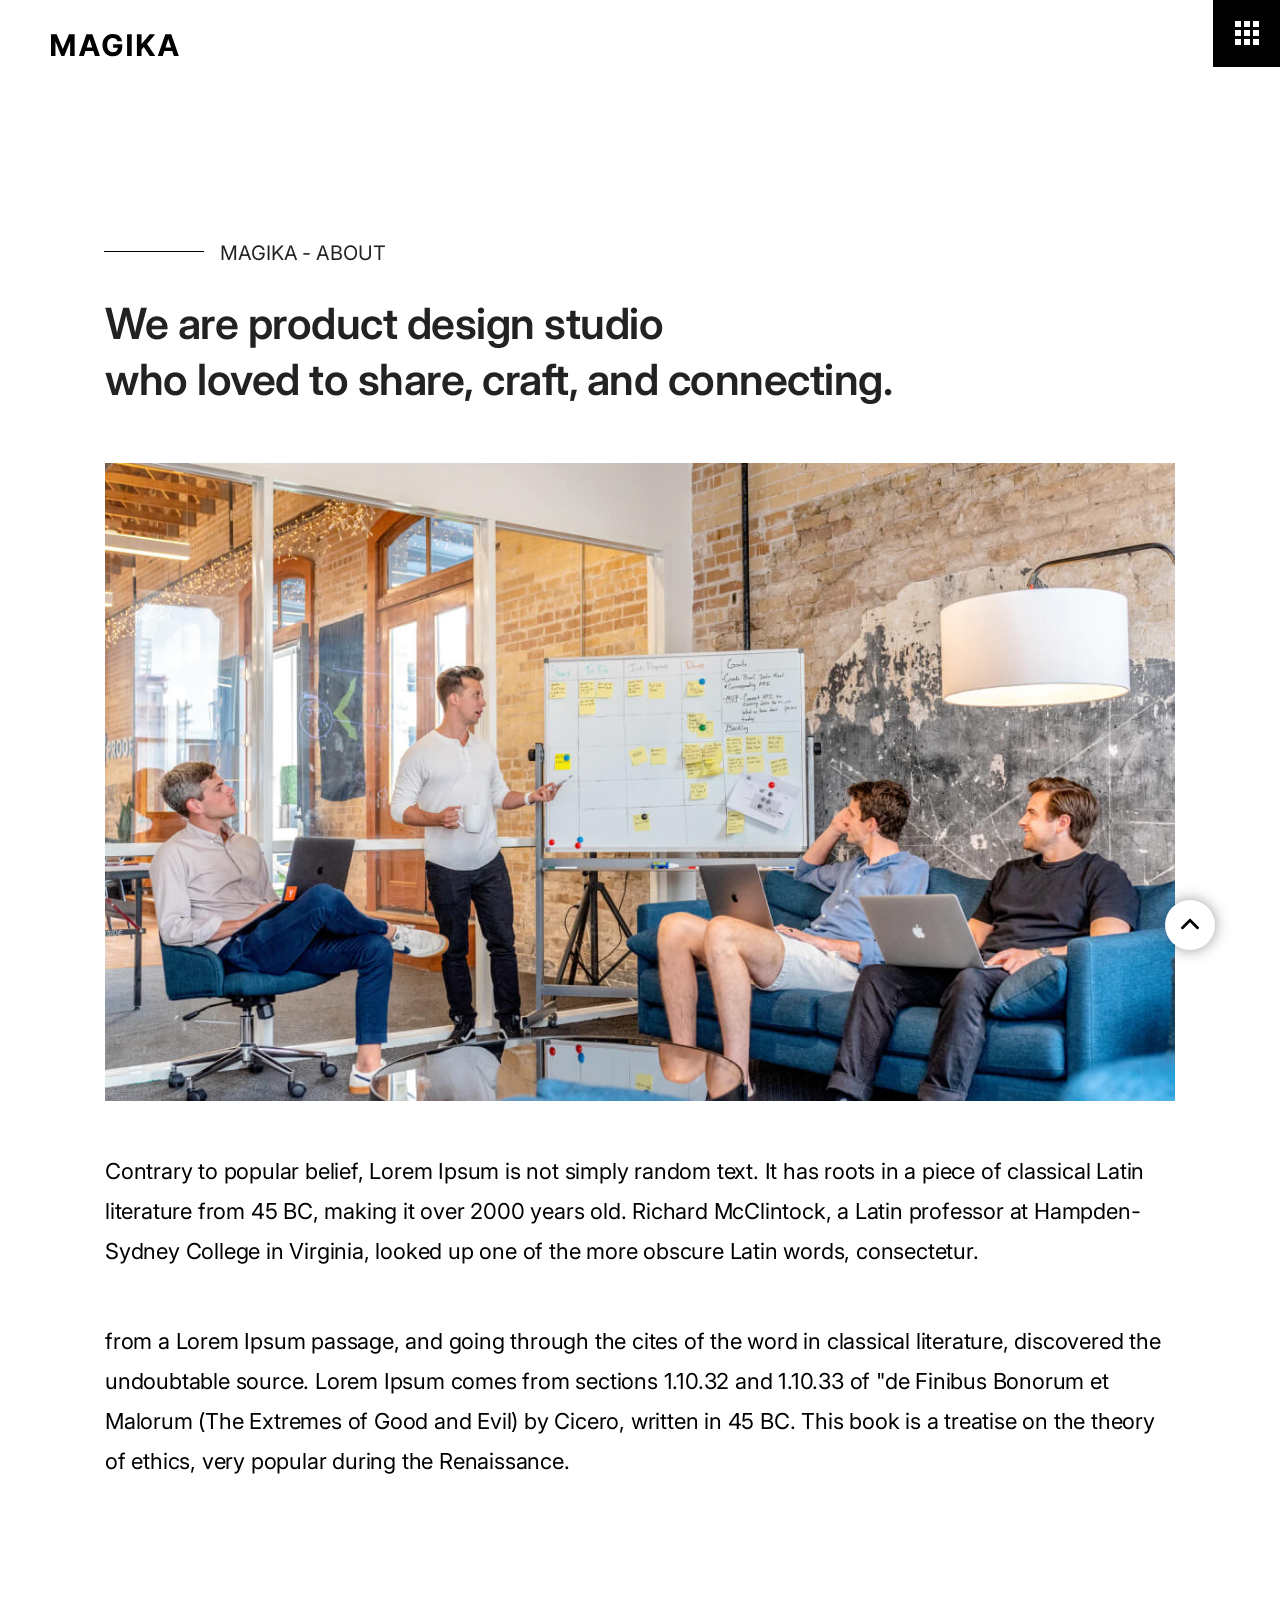
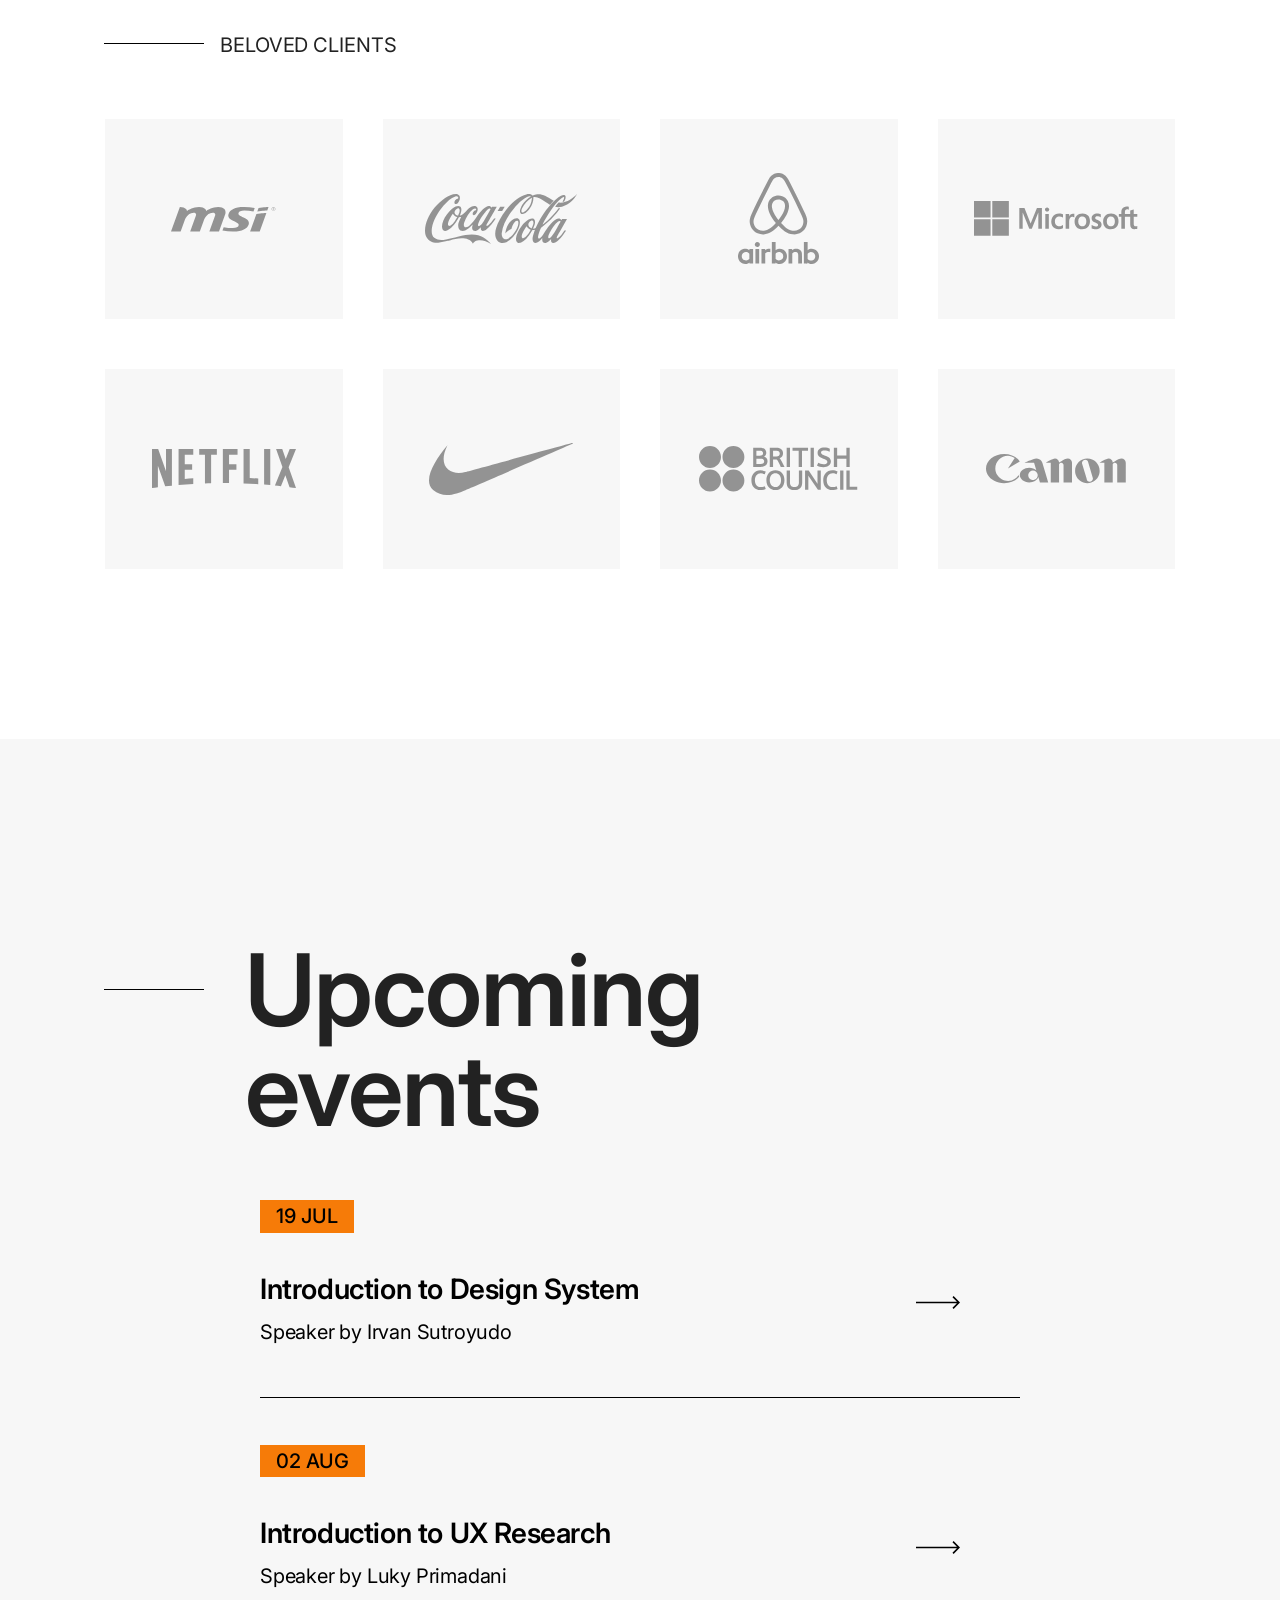
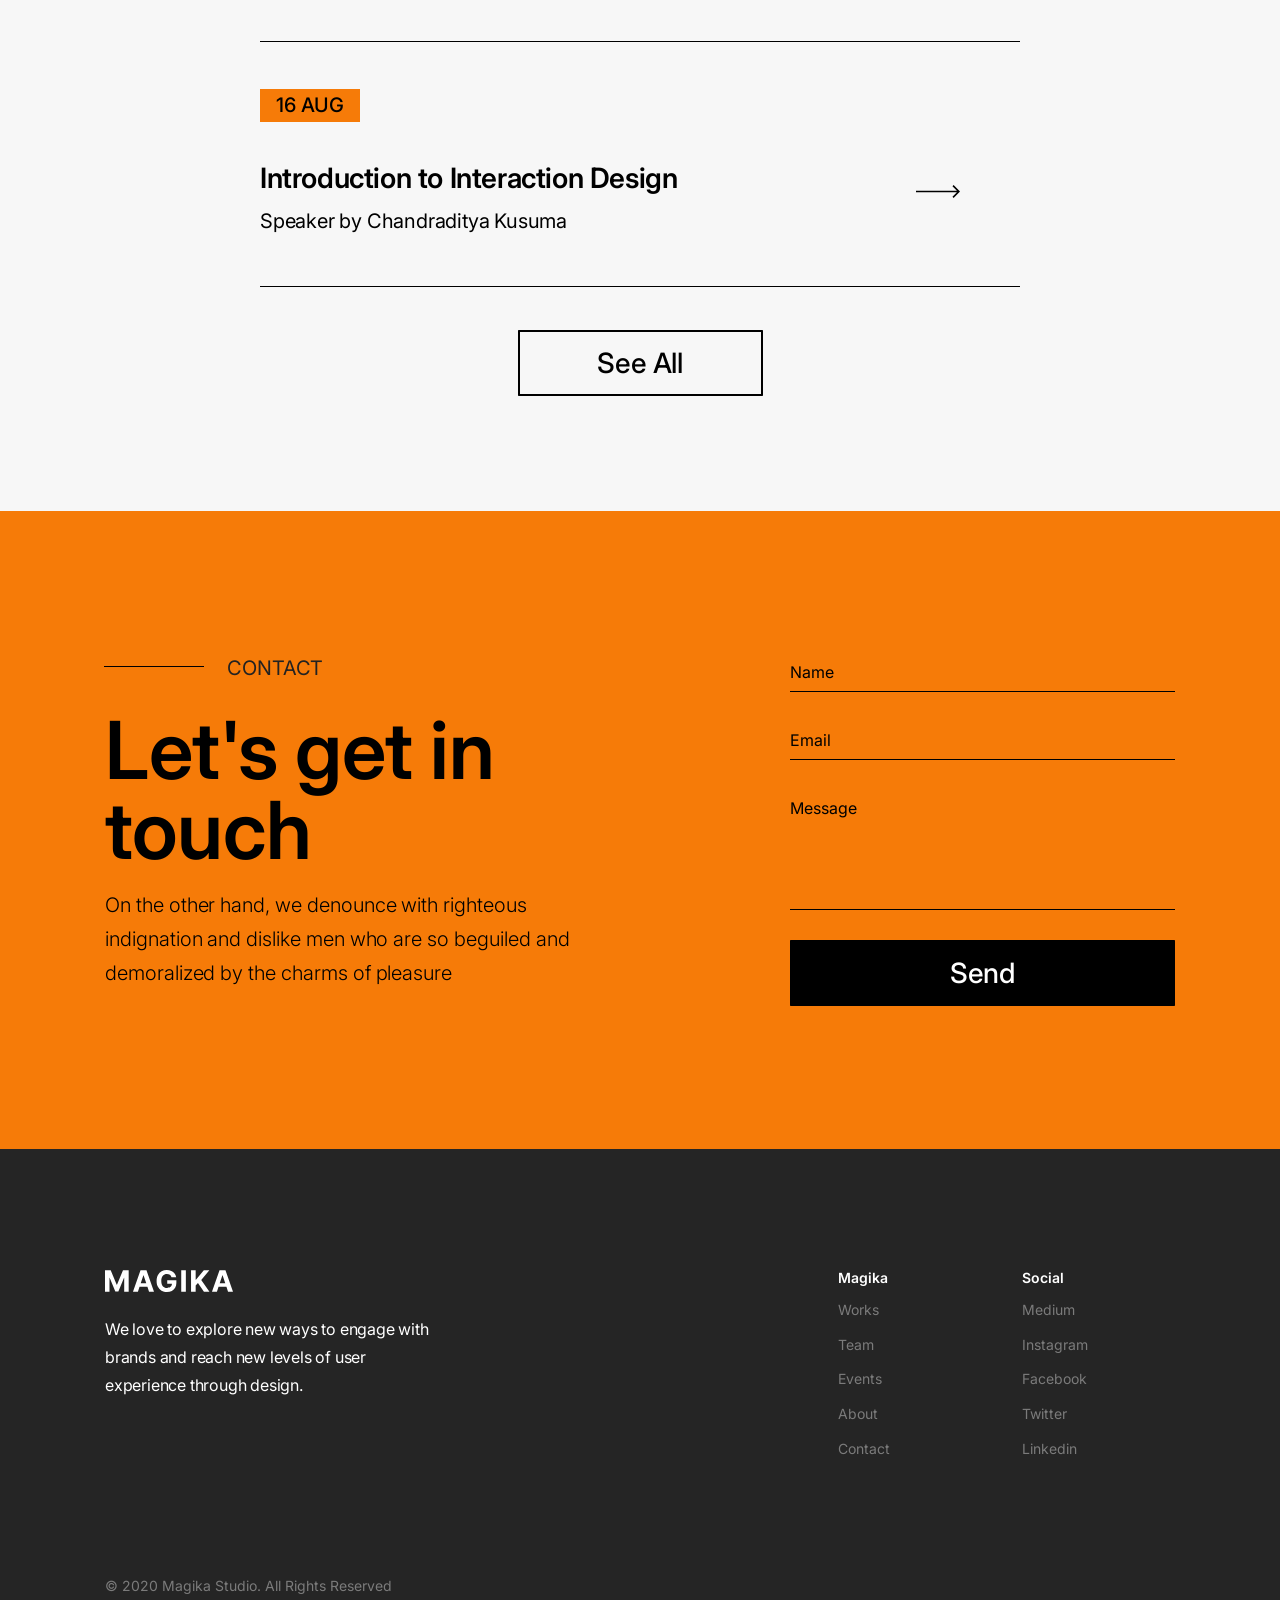
<file: about-us.html>
<!DOCTYPE html>
<html dir="ltr" lang="en-US">
<head>
<meta charset="UTF-8">
<meta name="description" content="Havoc">
<meta name="keywords" content="Havoc">
<meta name="author" content="Havoc">
<meta name="viewport" content="width=device-width, initial-scale=1, maximum-scale=1">
<title>Havoc - About Us</title>
<link href="images/icon1.ico" rel="shortcut icon" type="image/x-icon">
<!-- Havoc External CSS -->
<link href="css/bootstrap.min.css" rel="stylesheet" type="text/css">
<link href="css/styles.css" rel="stylesheet" type="text/css" media="all">
<link href="css/responsive.css" rel="stylesheet" type="text/css" media="all">
<link href="css/loaders.min.css.html" rel="stylesheet" type="text/css" media="all">
<link href="css/animation.css" rel="stylesheet" type="text/css" media="all">
<link href="https://fonts.googleapis.com/css2?family=Playfair+Display:wght@700&amp;display=swap" rel="stylesheet">
<link href="https://fonts.googleapis.com/css2?family=Inter:wght@100;200;300;400;500;600;700;800;900&amp;display=swap" rel="stylesheet">
</head>
<body>

<!-- Havoc Main -->
<div class="havoc-main">

<!-- Havoc Header -->
<header>
  <div class="container">
    <!-- Havoc Logo -->
    <div class="logo wow fadeInDown" data-wow-duration="2s" data-wow-delay="0.1s"><a href="index.html"><img src="images/icons/logo-black.svg" alt="Havoc Logo"></a></div>    
  </div>
  <!-- Havoc Nav -->
    <nav class="navbar wow fadeInDown" data-wow-duration="2s" data-wow-delay="0.1s">
      <button class="navbar-toggler" type="button" data-toggle="collapse" data-target="#navbarSupportedContent" aria-expanded="false" aria-label="Toggle navigation">
        
      </button>
      <div class="menu-listing">
        <div class="black-bg">
          <ul class="navbar-nav mr-auto">
            <li class="nav-item">
              <a class="nav-link" href="work.html">Works</a>
            </li>
            <li class="nav-item current-menu-item">
              <a class="nav-link" href="about-us.html">About</a>
            </li>
            <li class="nav-item">
              <a class="nav-link" href="events-list.html">Events</a>
            </li>
            <li class="nav-item">
              <a class="nav-link" href="contact.html">Contact</a>
            </li>
            <li class="nav-item">
              <a class="nav-link" href="our-team.html">Team</a>
            </li>
          </ul>
          <div class="socials-link">
            <ul>
              <li><a href="#0"><img src="images/icons/behance.svg" alt="Behance"></a></li>
              <li><a href="#0"><img src="images/icons/dribbble.svg" alt="Dribbble"></a></li>
              <li><a href="#0"><img src="images/icons/twitter.svg" alt="Twitter"></a></li>
            </ul>
          </div>
          <div class="bottom-links">
            <a href="#0">Terms & conditions</a>
            <a href="#0">Privacy Policy</a>
          </div>
        </div>
      </div>
    </nav>
</header>

<!-- Havoc About Us -->
<section class="havoc-about-us">
  <div class="container">
    <div class="havoc-section-title wow fadeInDown" data-wow-duration="2s" data-wow-delay="0.1s">
      <span>MAGIKA - ABOUT</span>
      <h3>We are product design studio <br>who loved to share, craft, and connecting.</h3>
    </div>
    <div class="havoc-image-wrap">
      <img src="images/about-us.jpg" alt="About Us">
    </div>
    <p>Contrary to popular belief, Lorem Ipsum is not simply random text. It has roots in a piece of classical Latin literature from 45 BC, making it over 2000 years old. Richard McClintock, a Latin professor at Hampden-Sydney College in Virginia, looked up one of the more obscure Latin words, consectetur.</p>
    <p>from a Lorem Ipsum passage, and going through the cites of the word in classical literature, discovered the undoubtable source. Lorem Ipsum comes from sections 1.10.32 and 1.10.33 of "de Finibus Bonorum et Malorum (The Extremes of Good and Evil) by Cicero, written in 45 BC. This book is a treatise on the theory of ethics, very popular during the Renaissance.</p>
  </div>
</section>

<!-- Havoc Beloved Clients -->
<section class="havoc-beloved-clients">
  <div class="container">
    <div class="havoc-section-title">
      <span>BELOVED CLIENTS</span>
    </div>
    <div class="row">
      <div class="col-lg-3 col-sm-4">
        <a href="#0">
          <span class="havoc-table-wrap">
            <span class="havoc-align-wrap">
              <img src="images/icons/msi-black.svg" alt="MSi">
            </span>
          </span>
        </a>
      </div>
      <div class="col-lg-3 col-sm-4">
        <a href="#0">
          <span class="havoc-table-wrap">
            <span class="havoc-align-wrap">
              <img src="images/icons/cocacola-black.svg" alt="MSi">
            </span>
          </span>
        </a>
      </div>
      <div class="col-lg-3 col-sm-4">
        <a href="#0">
          <span class="havoc-table-wrap">
            <span class="havoc-align-wrap">
              <img src="images/icons/airbnb-black.svg" alt="MSi">
            </span>
          </span>
        </a>
      </div>
      <div class="col-lg-3 col-sm-4">
        <a href="#0">
          <span class="havoc-table-wrap">
            <span class="havoc-align-wrap">
              <img src="images/icons/microsoft-black.svg" alt="MSi">
            </span>
          </span>
        </a>
      </div>
      <div class="col-lg-3 col-sm-4">
        <a href="#0">
          <span class="havoc-table-wrap">
            <span class="havoc-align-wrap">
              <img src="images/icons/netflix-black.svg" alt="MSi">
            </span>
          </span>
        </a>
      </div>
      <div class="col-lg-3 col-sm-4">
        <a href="#0">
          <span class="havoc-table-wrap">
            <span class="havoc-align-wrap">
              <img src="images/icons/nike-black.svg" alt="MSi">
            </span>
          </span>
        </a>
      </div>
      <div class="col-lg-3 col-sm-4">
        <a href="#0">
          <span class="havoc-table-wrap">
            <span class="havoc-align-wrap">
              <img src="images/icons/british-council-black.svg" alt="MSi">
            </span>
          </span>
        </a>
      </div>
      <div class="col-lg-3 col-sm-4">
        <a href="#0">
          <span class="havoc-table-wrap">
            <span class="havoc-align-wrap">
              <img src="images/icons/canon-black.svg" alt="MSi">
            </span>
          </span>
        </a>
      </div>
    </div>
  </div>
</section>

<!-- Havoc Upcoming Events -->
<section class="havoc-upcoming-events">
  <div class="container">
    <div class="havoc-section-title">
      <h3>Upcoming <br>events</h3>
    </div>
    <div class="col-md-12">
      <div class="havoc-event-block">
        <span>19 JUL</span>
        <h6><a href="events-list.html" class="stretched-link">Introduction to Design System</a></h6>
        <p>Speaker by Irvan Sutroyudo</p>
        <img class="event-arrow" src="images/icons/black-right-arrow.svg" alt="More Info">
      </div>
      <div class="havoc-event-block">
        <span>02 AUG</span>
        <h6><a href="events-list.html" class="stretched-link">Introduction to UX Research</a></h6>
        <p>Speaker by Luky Primadani</p>
        <img class="event-arrow" src="images/icons/black-right-arrow.svg" alt="More Info">
      </div>
      <div class="havoc-event-block">
        <span>16 AUG</span>
        <h6><a href="events-list.html" class="stretched-link">Introduction to Interaction Design</a></h6>
        <p>Speaker by Chandraditya Kusuma</p>
        <img class="event-arrow" src="images/icons/black-right-arrow.svg" alt="More Info">
      </div>
      <div style="text-align: center" class="btn-wrap wow fadeInUp" data-wow-duration="2s" data-wow-delay="0.1s">
        <a class="btn border-btn" href="events-list.html">See All</a>
      </div>
    </div>
  </div>
</section>

<!-- Havoc Get Touch -->
<section class="havoc-get-touch">
  <div class="container">
    <div class="row">
      <div class="col-md-6 wow fadeInLeft" data-wow-duration="2s" data-wow-delay="0.1s">
        <div class="havoc-section-title">
          <span>CONTACT</span>
          <h3>Let's get in <br>touch</h3>
        </div>
        <p>On the other hand, we denounce with righteous indignation and dislike men who are so beguiled and demoralized by the charms of pleasure</p>
      </div>
      <div class="col-md-6 wow fadeInRight" data-wow-duration="2s" data-wow-delay="0.1s">
        <form>
          <div class="form-group">
            <input type="text" class="form-control" placeholder="Name">
          </div>
          <div class="form-group">
            <input type="email" class="form-control" placeholder="Email">
          </div>
          <div class="form-group">
            <textarea class="form-control" placeholder="Message"></textarea>
          </div>
          <button type="submit" class="btn black-btn">Send</button>
        </form>
      </div>
    </div>
  </div>
</section>

<!-- Havoc Footer -->
<footer>
  <div class="container">
    <div class="row justify-content-between">
      <div class="col-md-8">
        <!-- Havoc Logo -->
        <div class="logo"><a href="#0"><img src="images/icons/logo-white.svg" alt="Magika Studio"></a></div> 
        <p>We love to explore new ways to engage with <br>brands and reach new levels of user <br>experience through design.</p>
      </div>
      <div class="col-md-2 footer-menu">
        <h6>Magika</h6>
        <ul>
          <li><a href="#0">Works</a></li>
          <li><a href="#0">Team</a></li>
          <li><a href="#0">Events</a></li>
          <li><a href="#0">About</a></li>
          <li><a href="#0">Contact</a></li>
        </ul>
      </div>
      <div class="col-md-2 footer-menu">
        <h6>Social</h6>
        <ul>
          <li><a href="#0">Medium</a></li>
          <li><a href="#0">Instagram</a></li>
          <li><a href="#0">Facebook</a></li>
          <li><a href="#0">Twitter</a></li>
          <li><a href="#0">Linkedin</a></li>
        </ul>
      </div>
    </div>
    <div class="havoc-copyright">&copy; 2020 Magika Studio. All Rights Reserved</div>
  </div>
</footer>

<!-- Havoc Back Top -->
<div class="havoc-back-top">
  <div class="container">
    <a href="javascript:void(0);"><img src="images/icons/up-arrow.svg" alt="Back Top"></a>
  </div>
</div>

<!-- Havoc Preloader -->
<div class="havoc-preloader">
  <div class="loader-wrap">
    <div class="loader">
      <div class="loader-inner ball-pulse-sync">
        <div></div>
        <div></div>
        <div></div>
      </div>
    </div>
  </div>
</div>

</div>

<!-- Havoc Scripts -->
<script src="js/jquery.min.js"></script>
<script src="js/bootstrap.min.js"></script>
<script src="js/html5.min.js"></script>
<script src="js/placeholders.min.js"></script>
<script src="js/respond.min.js"></script>
<script src="js/plugins.js"></script>
<script src="js/scripts.js"></script>

</body>
</html>
</file>
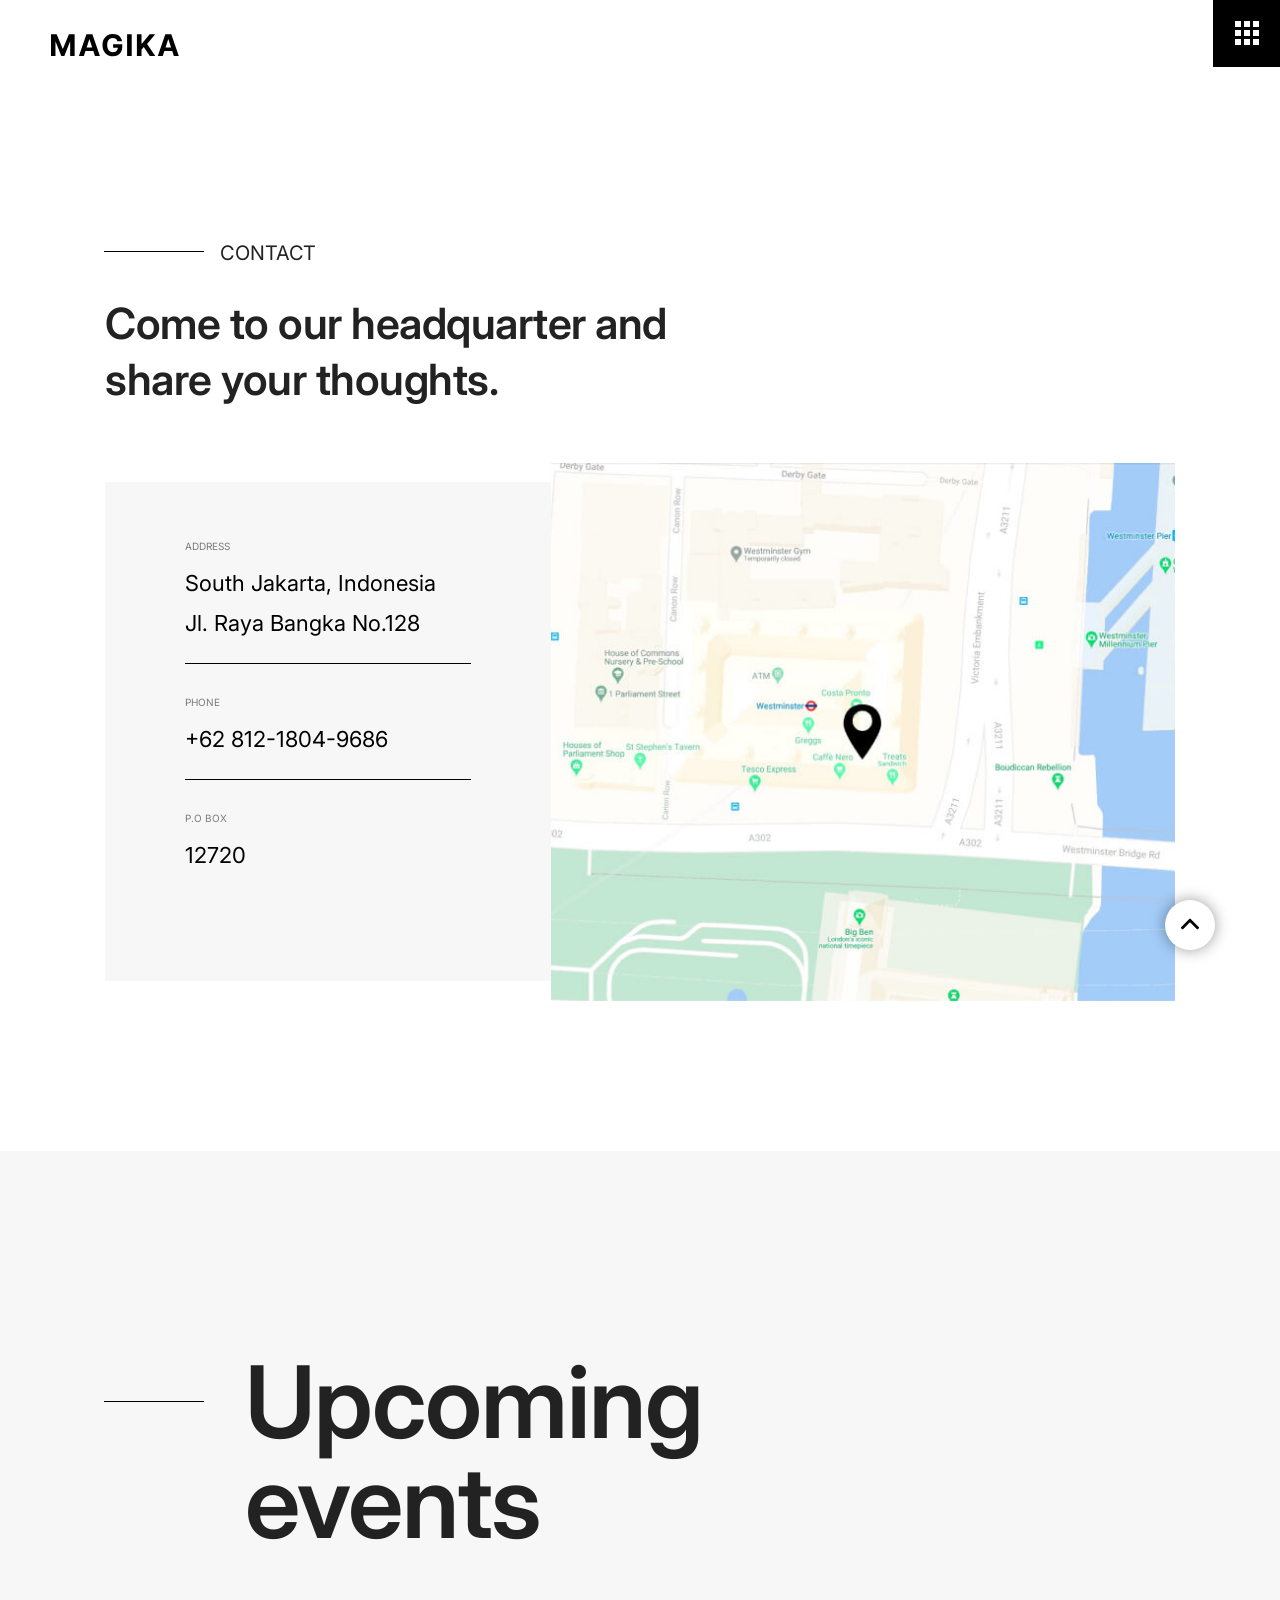
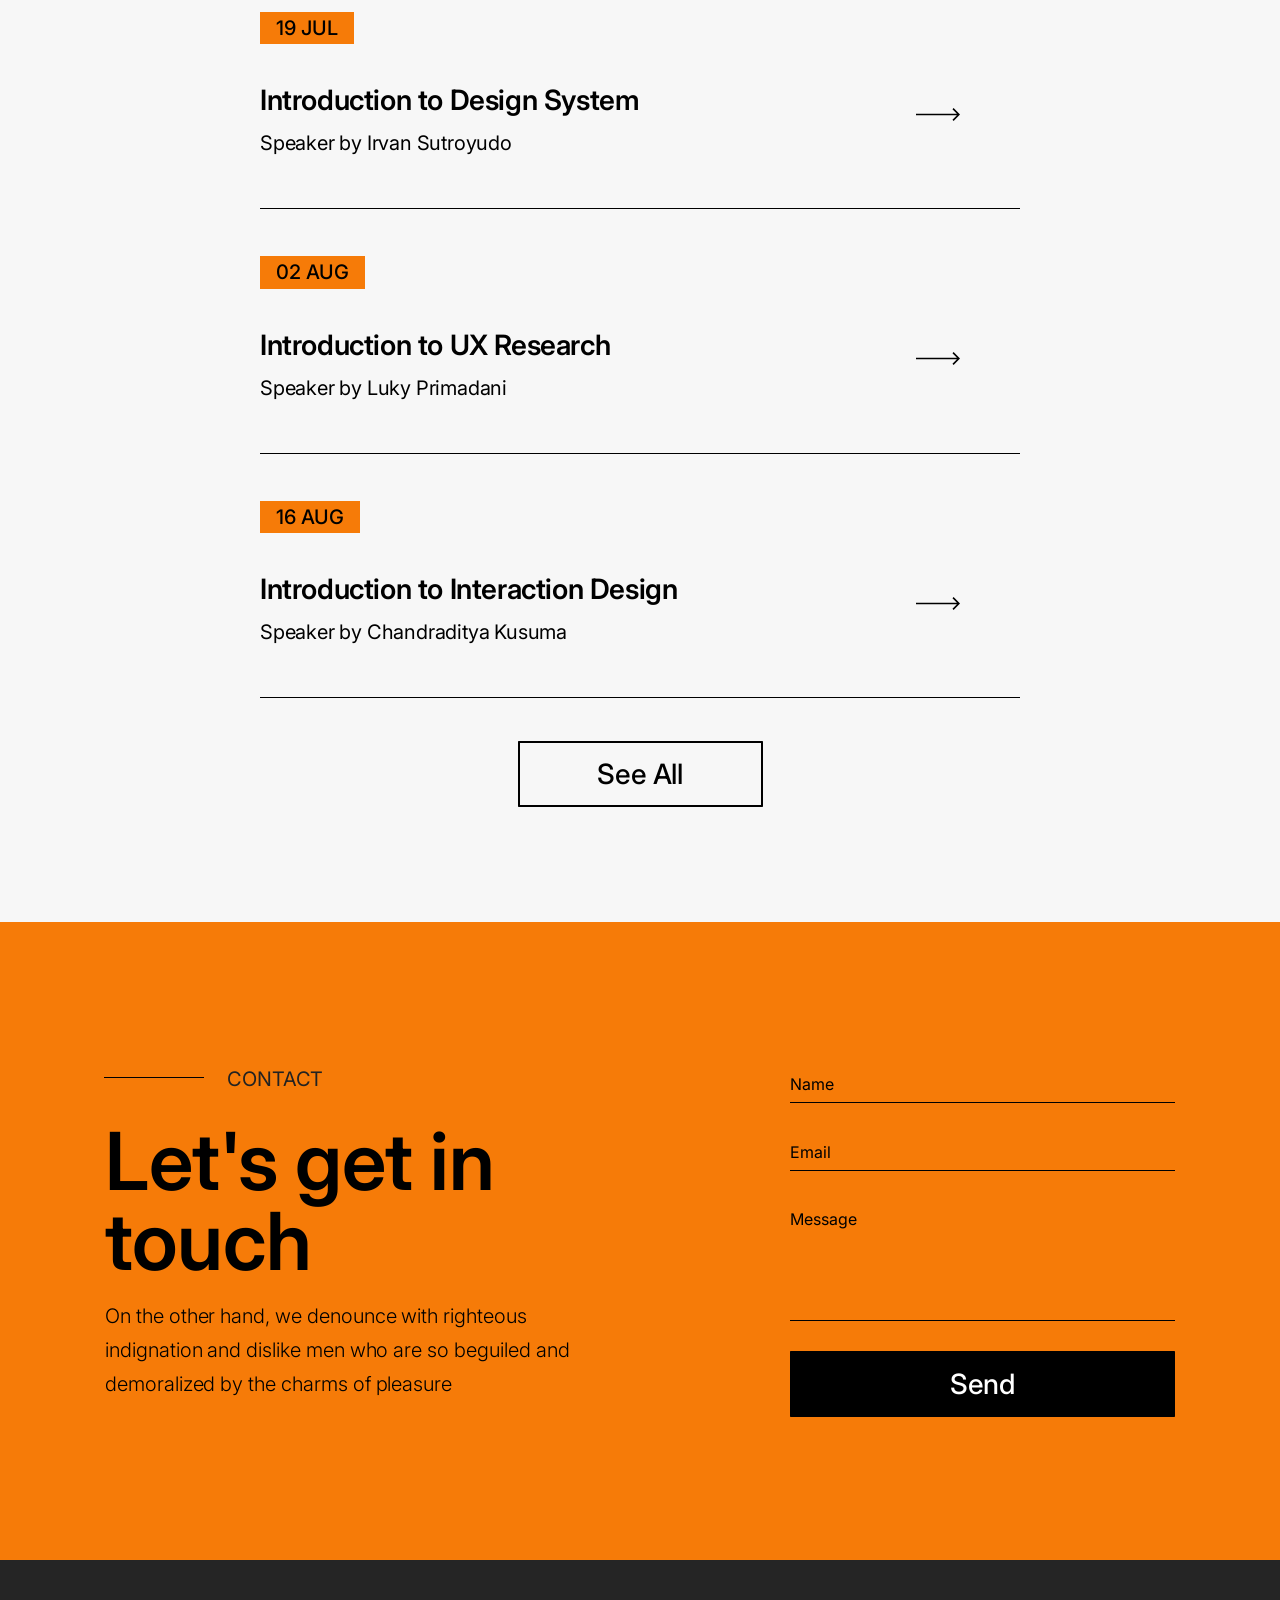
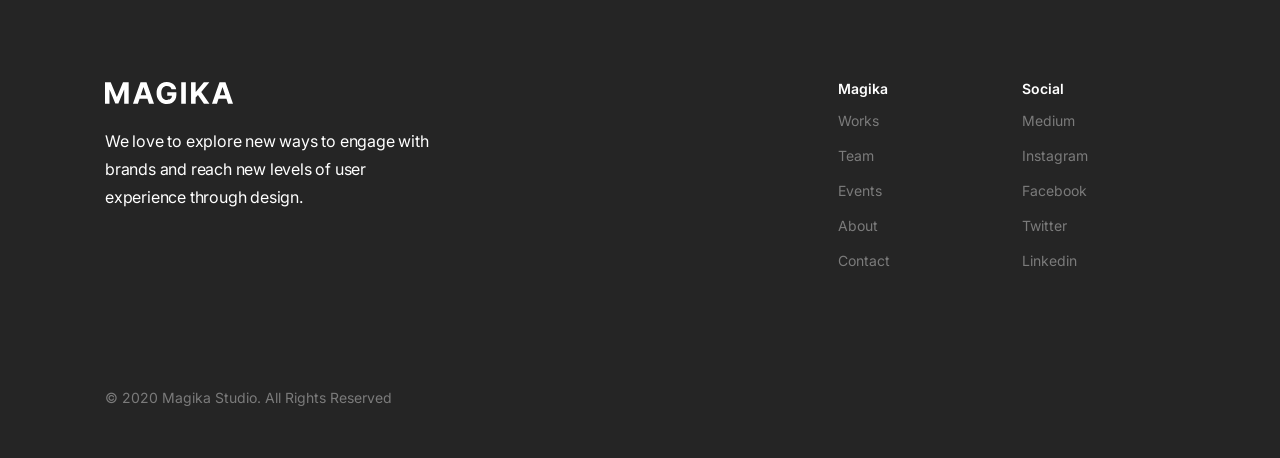
<file: contact.html>
<!DOCTYPE html>
<html dir="ltr" lang="en-US">
<head>
<meta charset="UTF-8">
<meta name="description" content="Havoc">
<meta name="keywords" content="Havoc">
<meta name="author" content="Havoc">
<meta name="viewport" content="width=device-width, initial-scale=1, maximum-scale=1">
<title>MAGIKA - Contact</title>
<link href="images/icon1.ico" rel="shortcut icon" type="image/x-icon">
<!-- Havoc External CSS -->
<link href="css/bootstrap.min.css" rel="stylesheet" type="text/css">
<link href="css/styles.css" rel="stylesheet" type="text/css" media="all">
<link href="css/responsive.css" rel="stylesheet" type="text/css" media="all">
<link href="css/loaders.min.css.html" rel="stylesheet" type="text/css" media="all">
<link href="css/animation.css" rel="stylesheet" type="text/css" media="all">
<link href="https://fonts.googleapis.com/css2?family=Playfair+Display:wght@700&amp;display=swap" rel="stylesheet">
<link href="https://fonts.googleapis.com/css2?family=Inter:wght@100;200;300;400;500;600;700;800;900&amp;display=swap" rel="stylesheet">
</head>
<body>

<!-- Havoc Main -->
<div class="havoc-main">

<!-- Havoc Header -->
<header>
  <div class="container">
    <!-- Havoc Logo -->
    <div class="logo wow fadeInDown" data-wow-duration="2s" data-wow-delay="0.1s"><a href="index.html"><img src="images/icons/logo-black.svg" alt="Havoc Logo"></a></div>    
  </div>
  <!-- Havoc Nav -->
    <nav class="navbar wow fadeInDown" data-wow-duration="2s" data-wow-delay="0.1s">
      <button class="navbar-toggler" type="button" data-toggle="collapse" data-target="#navbarSupportedContent" aria-expanded="false" aria-label="Toggle navigation">
        
      </button>
      <div class="menu-listing">
        <div class="black-bg">
          <ul class="navbar-nav mr-auto">
            <li class="nav-item active">
              <a class="nav-link" href="work.html">Works</a>
            </li>
            <li class="nav-item">
              <a class="nav-link" href="about-us.html">About</a>
            </li>
            <li class="nav-item">
              <a class="nav-link" href="events-list.html">Events</a>
            </li>
            <li class="nav-item current-menu-item">
              <a class="nav-link" href="contact.html">Contact</a>
            </li>
            <li class="nav-item">
              <a class="nav-link" href="our-team.html">Team</a>
            </li>
          </ul>
          <div class="socials-link">
            <ul>
              <li><a href="#0"><img src="images/icons/behance.svg" alt="Behance"></a></li>
              <li><a href="#0"><img src="images/icons/dribbble.svg" alt="Dribbble"></a></li>
              <li><a href="#0"><img src="images/icons/twitter.svg" alt="Twitter"></a></li>
            </ul>
          </div>
          <div class="bottom-links">
            <a href="#0">Terms & conditions</a>
            <a href="#0">Privacy Policy</a>
          </div>
        </div>
      </div>
    </nav>
</header>

<!-- Havoc Contact Us -->
<section class="havoc-contact-us">
  <div class="container">
    <div class="havoc-section-title wow fadeInDown" data-wow-duration="2s" data-wow-delay="0.1s">
      <span>CONTACT</span>
      <h3>Come to our headquarter and <br>share your thoughts.</h3>
    </div>
    <div class="masonry">
      <div class="masonry-item london default-masonry-item" data-category="london">
        <div class="row align-items-center justify-content-center">
          <div class="col-lg-7 col-md-12 order-md-2">
            <div class="map-image">
              <img src="images/map.jpg" alt="Map">
            </div>
          </div>
          <div class="col-lg-5 col-md-12 order-md-1">
            <div class="havoc-gray-box">
              <div class="havoc-info-block">
                <label>ADDRESS</label>
                <span>South Jakarta, Indonesia <br>Jl. Raya Bangka No.128</span>
              </div>
              <div class="havoc-info-block">
                <label>PHONE</label>
                <a href="tel:+62 812-1804-9686">+62 812-1804-9686</a>
              </div>
              <div class="havoc-info-block">
                <label>P.O BOX</label>
                <span>12720</span>
              </div>
            </div>
          </div>          
        </div>        
      </div>
    </div>
  </div>
</section>

<!-- Havoc Upcoming Events -->
<section class="havoc-upcoming-events">
  <div class="container">
    <div class="havoc-section-title">
      <h3>Upcoming <br>events</h3>
    </div>
    <div class="col-md-12">
      <div class="havoc-event-block">
        <span>19 JUL</span>
        <h6><a href="events-list.html" class="stretched-link">Introduction to Design System</a></h6>
        <p>Speaker by Irvan Sutroyudo</p>
        <img class="event-arrow" src="images/icons/black-right-arrow.svg" alt="More Info">
      </div>
      <div class="havoc-event-block">
        <span>02 AUG</span>
        <h6><a href="events-list.html" class="stretched-link">Introduction to UX Research</a></h6>
        <p>Speaker by Luky Primadani</p>
        <img class="event-arrow" src="images/icons/black-right-arrow.svg" alt="More Info">
      </div>
      <div class="havoc-event-block">
        <span>16 AUG</span>
        <h6><a href="events-list.html" class="stretched-link">Introduction to Interaction Design</a></h6>
        <p>Speaker by Chandraditya Kusuma</p>
        <img class="event-arrow" src="images/icons/black-right-arrow.svg" alt="More Info">
      </div>
      <div style="text-align: center" class="btn-wrap wow fadeInUp" data-wow-duration="2s" data-wow-delay="0.1s">
        <a class="btn border-btn" href="events-list.html">See All</a>
      </div>
    </div>
  </div>
</section>

<!-- Havoc Get Touch -->
<section class="havoc-get-touch">
  <div class="container">
    <div class="row">
      <div class="col-md-6 wow fadeInLeft" data-wow-duration="2s" data-wow-delay="0.5s">
        <div class="havoc-section-title">
          <span>CONTACT</span>
          <h3>Let's get in <br>touch</h3>
        </div>
        <p>On the other hand, we denounce with righteous indignation and dislike men who are so beguiled and demoralized by the charms of pleasure</p>
      </div>
      <div class="col-md-6 wow fadeInRight" data-wow-duration="2s" data-wow-delay="0.5s">
        <form>
          <div class="form-group">
            <input type="text" class="form-control" placeholder="Name">
          </div>
          <div class="form-group">
            <input type="email" class="form-control" placeholder="Email">
          </div>
          <div class="form-group">
            <textarea class="form-control" placeholder="Message"></textarea>
          </div>
          <button type="submit" class="btn black-btn">Send</button>
        </form>
      </div>
    </div>
  </div>
</section>

<!-- Havoc Footer -->
<footer>
  <div class="container">
    <div class="row justify-content-between">
      <div class="col-md-8">
        <!-- Havoc Logo -->
        <div class="logo"><a href="#0"><img src="images/icons/logo-white.svg" alt="Magika Studio"></a></div> 
        <p>We love to explore new ways to engage with <br>brands and reach new levels of user <br>experience through design.</p>
      </div>
      <div class="col-md-2 footer-menu">
        <h6>Magika</h6>
        <ul>
          <li><a href="#0">Works</a></li>
          <li><a href="#0">Team</a></li>
          <li><a href="#0">Events</a></li>
          <li><a href="#0">About</a></li>
          <li><a href="#0">Contact</a></li>
        </ul>
      </div>
      <div class="col-md-2 footer-menu">
        <h6>Social</h6>
        <ul>
          <li><a href="#0">Medium</a></li>
          <li><a href="#0">Instagram</a></li>
          <li><a href="#0">Facebook</a></li>
          <li><a href="#0">Twitter</a></li>
          <li><a href="#0">Linkedin</a></li>
        </ul>
      </div>
    </div>
    <div class="havoc-copyright">&copy; 2020 Magika Studio. All Rights Reserved</div>
  </div>
</footer>

<!-- Havoc Back Top -->
<div class="havoc-back-top">
  <div class="container">
    <a href="javascript:void(0);"><img src="images/icons/up-arrow.svg" alt="Back Top"></a>
  </div>
</div>

<!-- Havoc Preloader -->
<div class="havoc-preloader">
  <div class="loader-wrap">
    <div class="loader">
      <div class="loader-inner ball-pulse-sync">
        <div></div>
        <div></div>
        <div></div>
      </div>
    </div>
  </div>
</div>

</div>

<!-- Havoc Scripts -->
<script src="js/jquery.min.js"></script>
<script src="js/bootstrap.min.js"></script>
<script src="js/html5.min.js"></script>
<script src="js/placeholders.min.js"></script>
<script src="js/respond.min.js"></script>
<script src="js/plugins.js"></script>
<script src="js/scripts.js"></script>
</body>
</html>
</file>
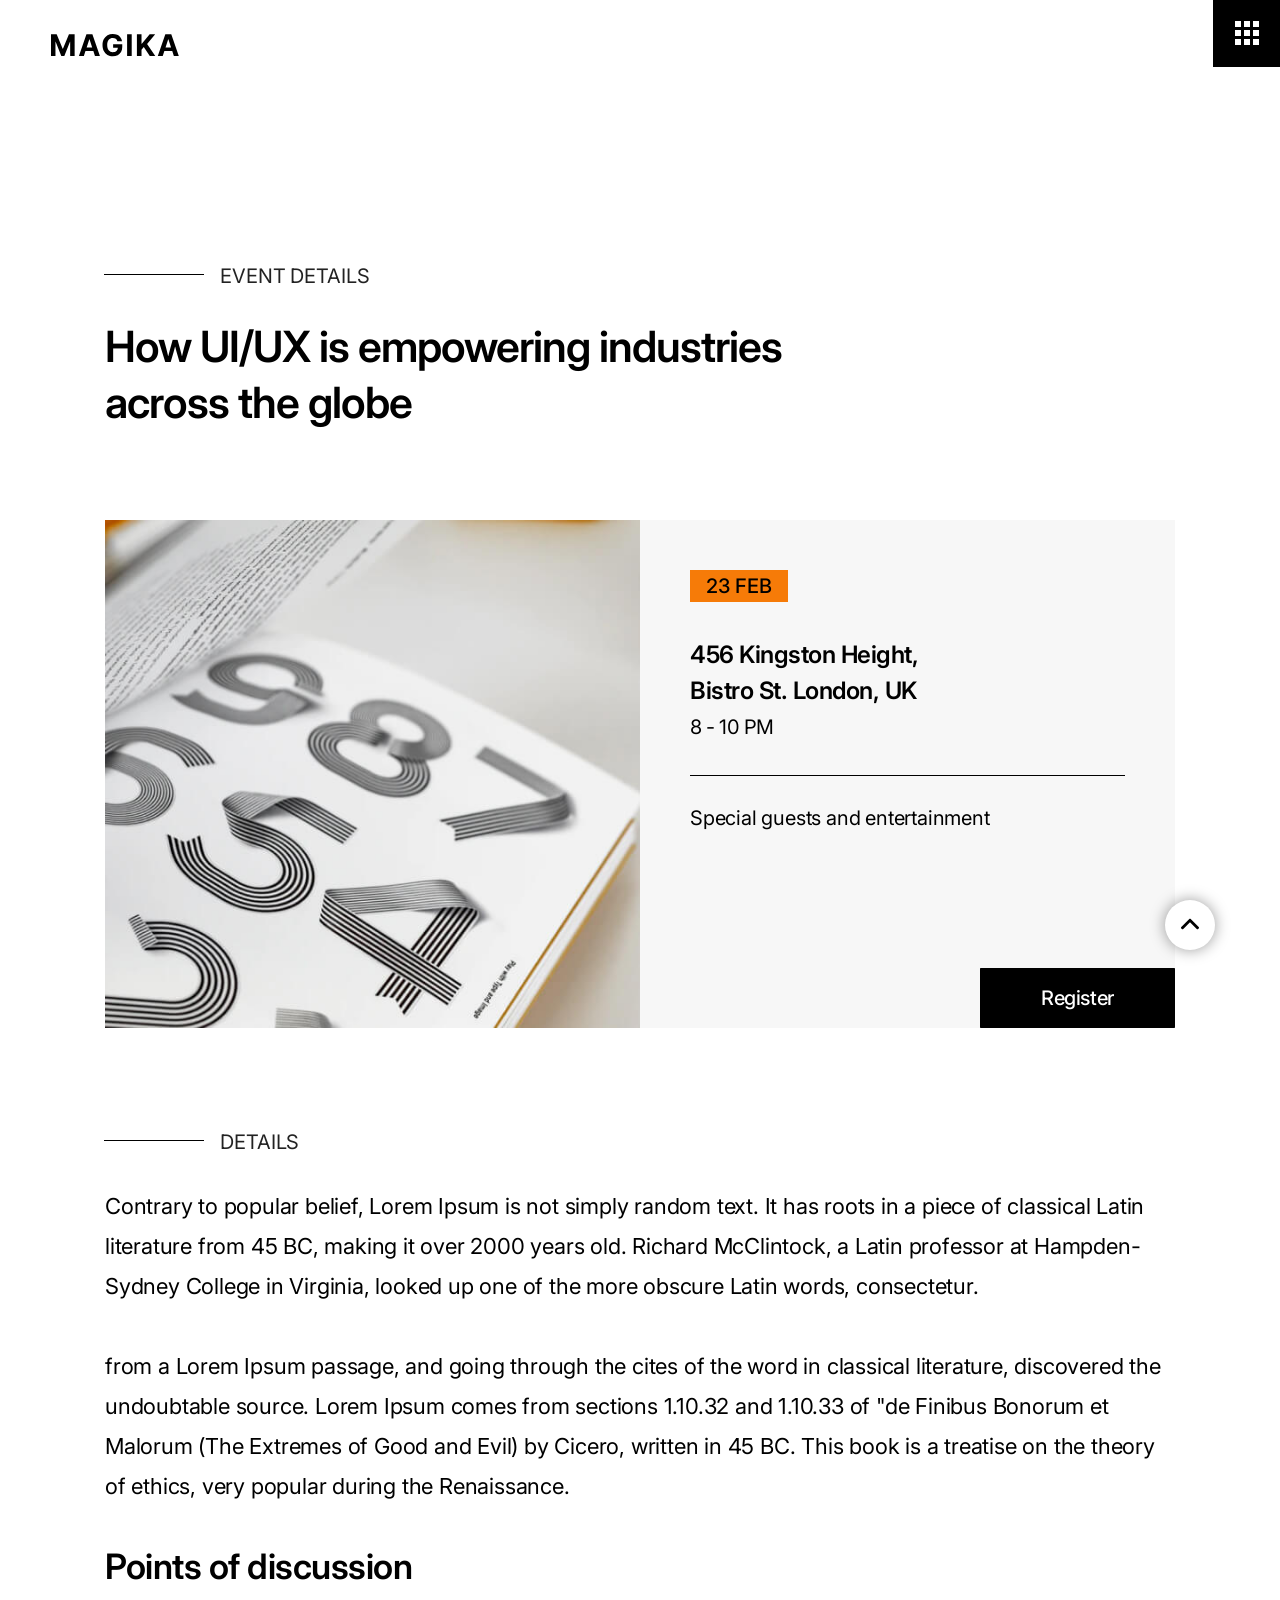
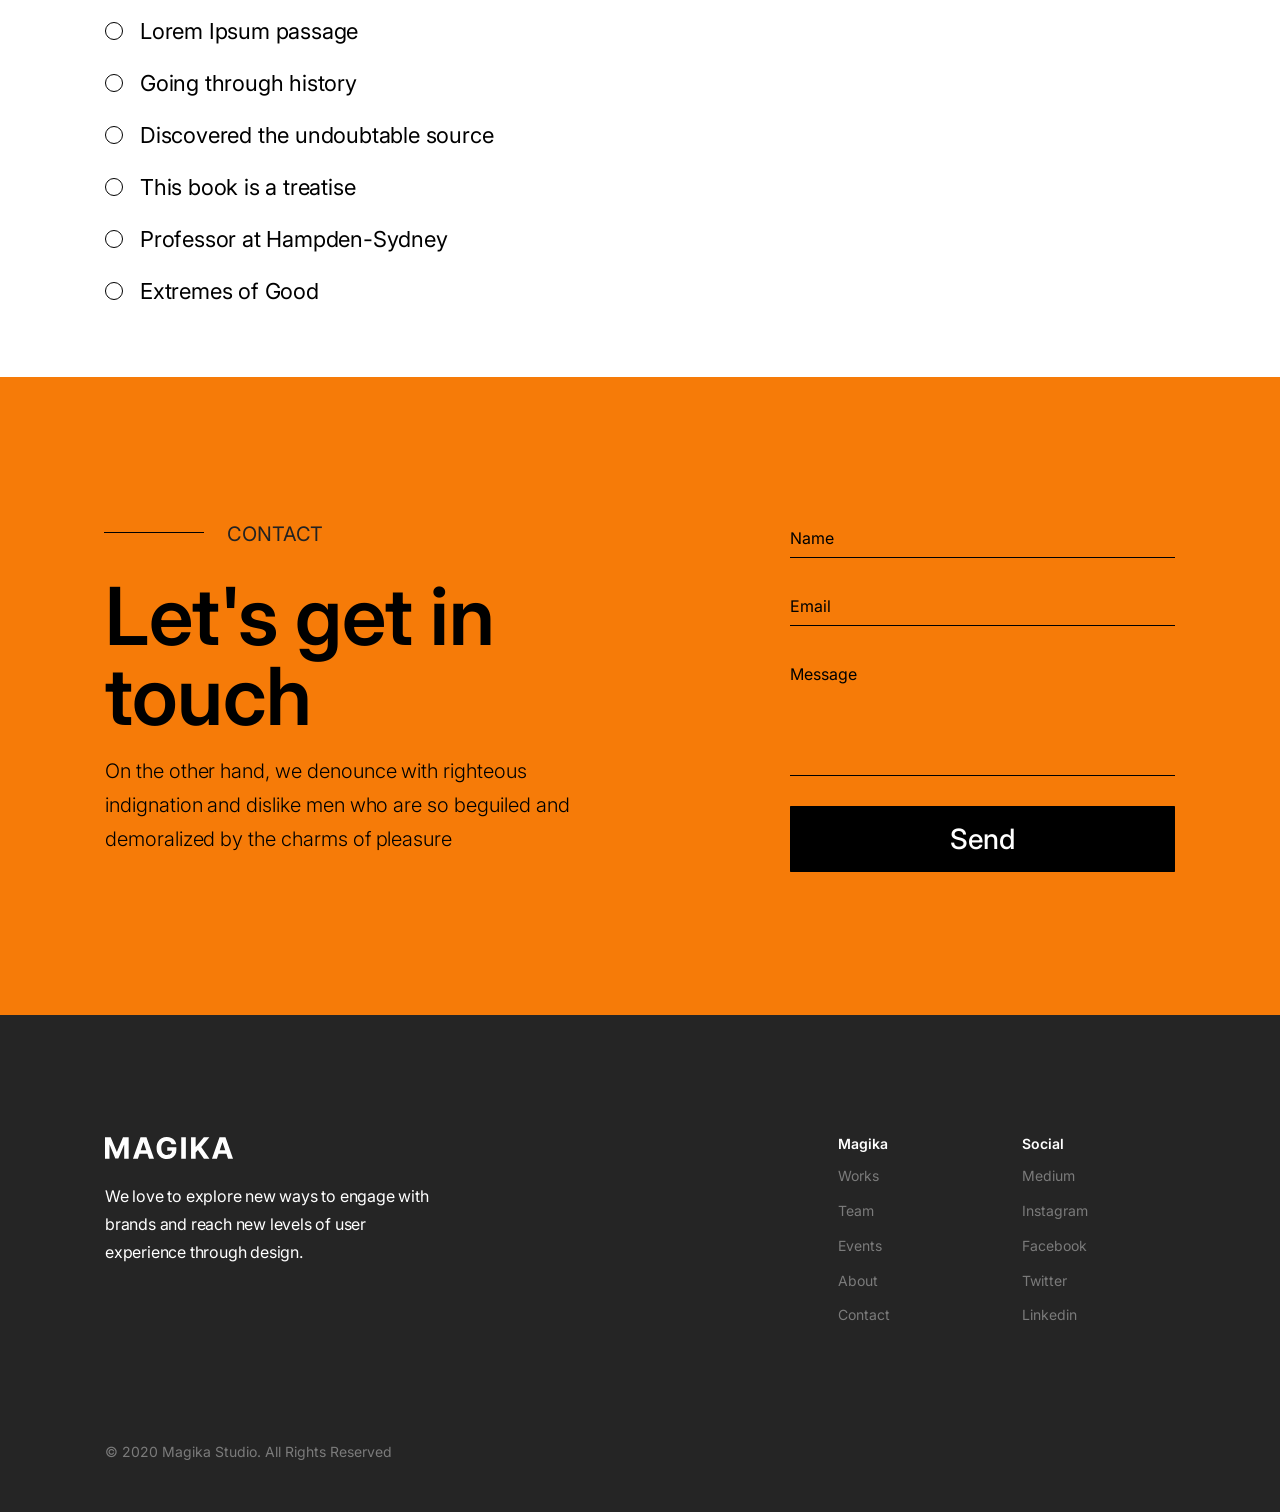
<file: event-detail.html>
<!DOCTYPE html>
<html dir="ltr" lang="en-US">
<head>
<meta charset="UTF-8">
<meta name="description" content="Havoc">
<meta name="keywords" content="Havoc">
<meta name="author" content="Havoc">
<meta name="viewport" content="width=device-width, initial-scale=1, maximum-scale=1">
<title>MAGIKA - Events Detail</title>
<link href="images/icon1.ico" rel="shortcut icon" type="image/x-icon">
<!-- Havoc External CSS -->
<link href="css/bootstrap.min.css" rel="stylesheet" type="text/css">
<link href="css/owl.carousel.css" rel="stylesheet" type="text/css" media="all">
<link href="css/styles.css" rel="stylesheet" type="text/css" media="all">
<link href="css/responsive.css" rel="stylesheet" type="text/css" media="all">
<link href="css/loaders.min.css.html" rel="stylesheet" type="text/css" media="all">
<link href="css/animation.css" rel="stylesheet" type="text/css" media="all">
<link href="https://fonts.googleapis.com/css2?family=Playfair+Display:wght@700&amp;display=swap" rel="stylesheet">
<link href="https://fonts.googleapis.com/css2?family=Inter:wght@100;200;300;400;500;600;700;800;900&amp;display=swap" rel="stylesheet">
</head>
<body>

<!-- Havoc Main -->
<div class="havoc-main">

<!-- Havoc Header -->
<header>
  <div class="container">
    <!-- Havoc Logo -->
    <div class="logo wow fadeInDown" data-wow-duration="2s" data-wow-delay="0.5s"><a href="index.html"><img src="images/icons/logo-black.svg" alt="Havoc Logo"></a></div>    
  </div>
  <!-- Havoc Nav -->
    <nav class="navbar wow fadeInDown" data-wow-duration="2s" data-wow-delay="0.5s">
      <button class="navbar-toggler" type="button" data-toggle="collapse" data-target="#navbarSupportedContent" aria-expanded="false" aria-label="Toggle navigation">
        
      </button>
      <div class="menu-listing">
        <div class="black-bg">
          <ul class="navbar-nav mr-auto">
            <li class="nav-item active">
              <a class="nav-link" href="work.html">Works</a>
            </li>
            <li class="nav-item">
              <a class="nav-link" href="about-us.html">About</a>
            </li>
            <li class="nav-item">
              <a class="nav-link" href="events-list.html">Events</a>
            </li>
            <li class="nav-item">
              <a class="nav-link" href="contact.html">Contact</a>
            </li>
            <li class="nav-item">
              <a class="nav-link" href="our-team.html">Team</a>
            </li>
          </ul>
          <div class="socials-link">
            <ul>
              <li><a href="#0"><img src="images/icons/behance.svg" alt="Behance"></a></li>
              <li><a href="#0"><img src="images/icons/dribbble.svg" alt="Dribbble"></a></li>
              <li><a href="#0"><img src="images/icons/twitter.svg" alt="Twitter"></a></li>
            </ul>
          </div>
          <div class="bottom-links">
            <a href="#0">Terms & conditions</a>
            <a href="#0">Privacy Policy</a>
          </div>
        </div>
      </div>
    </nav>
</header>

<!-- Havoc Events Listing -->
<section class="havoc-upcoming-events havoc-events-listing">
  <div class="container">
    <div class="havoc-section-title wow fadeInDown" data-wow-duration="2s" data-wow-delay="0.5s">
      <span>EVENT DETAILS</span>
      <h3>How UI/UX is empowering industries <br>across the globe</h3>
    </div>
    <div class="row">
      <div class="col-md-12">
        <div class="havoc-event-block">
          <div class="havoc-image-wrap">
            <img src="images/events/event1.jpg" alt="Event">
          </div>
          <div class="event-right">
            <span>23 FEB</span>
            <h6>456 Kingston Height, <br>Bistro St. London, UK <small>8 - 10 PM</small></h6>
            <p>Special guests and entertainment</p>
            <a class="btn black-btn" href="#0">Register</a>
          </div>          
        </div>
      </div>
    </div>
    <div class="havoc-event-details">
      <div class="havoc-section-title">
        <span>DETAILS</span>
      </div>
      <p>Contrary to popular belief, Lorem Ipsum is not simply random text. It has roots in a piece of classical Latin literature from 45 BC, making it over 2000 years old. Richard McClintock, a Latin professor at Hampden-Sydney College in Virginia, looked up one of the more obscure Latin words, consectetur.</p>
      <p>from a Lorem Ipsum passage, and going through the cites of the word in classical literature, discovered the undoubtable source. Lorem Ipsum comes from sections 1.10.32 and 1.10.33 of "de Finibus Bonorum et Malorum (The Extremes of Good and Evil) by Cicero, written in 45 BC. This book is a treatise on the theory of ethics, very popular during the Renaissance.</p>
      <h4>Points of discussion</h4>
      <ul>
        <li>Lorem Ipsum passage</li>
        <li>Going through history</li>
        <li>Discovered the undoubtable source</li>
        <li>This book is a treatise</li>
        <li>Professor at Hampden-Sydney</li>
        <li>Extremes of Good</li>
      </ul>
    </div>
  </div>
</section>

<!-- Havoc Get Touch -->
<section class="havoc-get-touch">
  <div class="container">
    <div class="row">
      <div class="col-md-6 wow fadeInLeft" data-wow-duration="2s" data-wow-delay="0.5s">
        <div class="havoc-section-title">
          <span>CONTACT</span>
          <h3>Let's get in <br>touch</h3>
        </div>
        <p>On the other hand, we denounce with righteous indignation and dislike men who are so beguiled and demoralized by the charms of pleasure</p>
      </div>
      <div class="col-md-6 wow fadeInRight" data-wow-duration="2s" data-wow-delay="0.5s">
        <form>
          <div class="form-group">
            <input type="text" class="form-control" placeholder="Name">
          </div>
          <div class="form-group">
            <input type="email" class="form-control" placeholder="Email">
          </div>
          <div class="form-group">
            <textarea class="form-control" placeholder="Message"></textarea>
          </div>
          <button type="submit" class="btn black-btn">Send</button>
        </form>
      </div>
    </div>
  </div>
</section>

<!-- Havoc Footer -->
<footer>
  <div class="container">
    <div class="row justify-content-between">
      <div class="col-md-8">
        <!-- Havoc Logo -->
        <div class="logo"><a href="#0"><img src="images/icons/logo-white.svg" alt="Magika Studio"></a></div> 
        <p>We love to explore new ways to engage with <br>brands and reach new levels of user <br>experience through design.</p>
      </div>
      <div class="col-md-2 footer-menu">
        <h6>Magika</h6>
        <ul>
          <li><a href="#0">Works</a></li>
          <li><a href="#0">Team</a></li>
          <li><a href="#0">Events</a></li>
          <li><a href="#0">About</a></li>
          <li><a href="#0">Contact</a></li>
        </ul>
      </div>
      <div class="col-md-2 footer-menu">
        <h6>Social</h6>
        <ul>
          <li><a href="#0">Medium</a></li>
          <li><a href="#0">Instagram</a></li>
          <li><a href="#0">Facebook</a></li>
          <li><a href="#0">Twitter</a></li>
          <li><a href="#0">Linkedin</a></li>
        </ul>
      </div>
    </div>
    <div class="havoc-copyright">&copy; 2020 Magika Studio. All Rights Reserved</div>
  </div>
</footer>

<!-- Havoc Back Top -->
<div class="havoc-back-top">
  <div class="container">
    <a href="javascript:void(0);"><img src="images/icons/up-arrow.svg" alt="Back Top"></a>
  </div>
</div>

<!-- Havoc Preloader -->
<div class="havoc-preloader">
  <div class="loader-wrap">
    <div class="loader">
      <div class="loader-inner ball-pulse-sync">
        <div></div>
        <div></div>
        <div></div>
      </div>
    </div>
  </div>
</div>

</div>

  <!-- Havoc Scripts -->
  <script src="js/jquery.min.js"></script>
  <script src="js/bootstrap.min.js"></script>
  <script src="js/html5.min.js"></script>
  <script src="js/placeholders.min.js"></script>
  <script src="js/respond.min.js"></script>
  <script src="js/plugins.js"></script>
  <script src="js/scripts.js"></script>

</body>
</html>
</file>
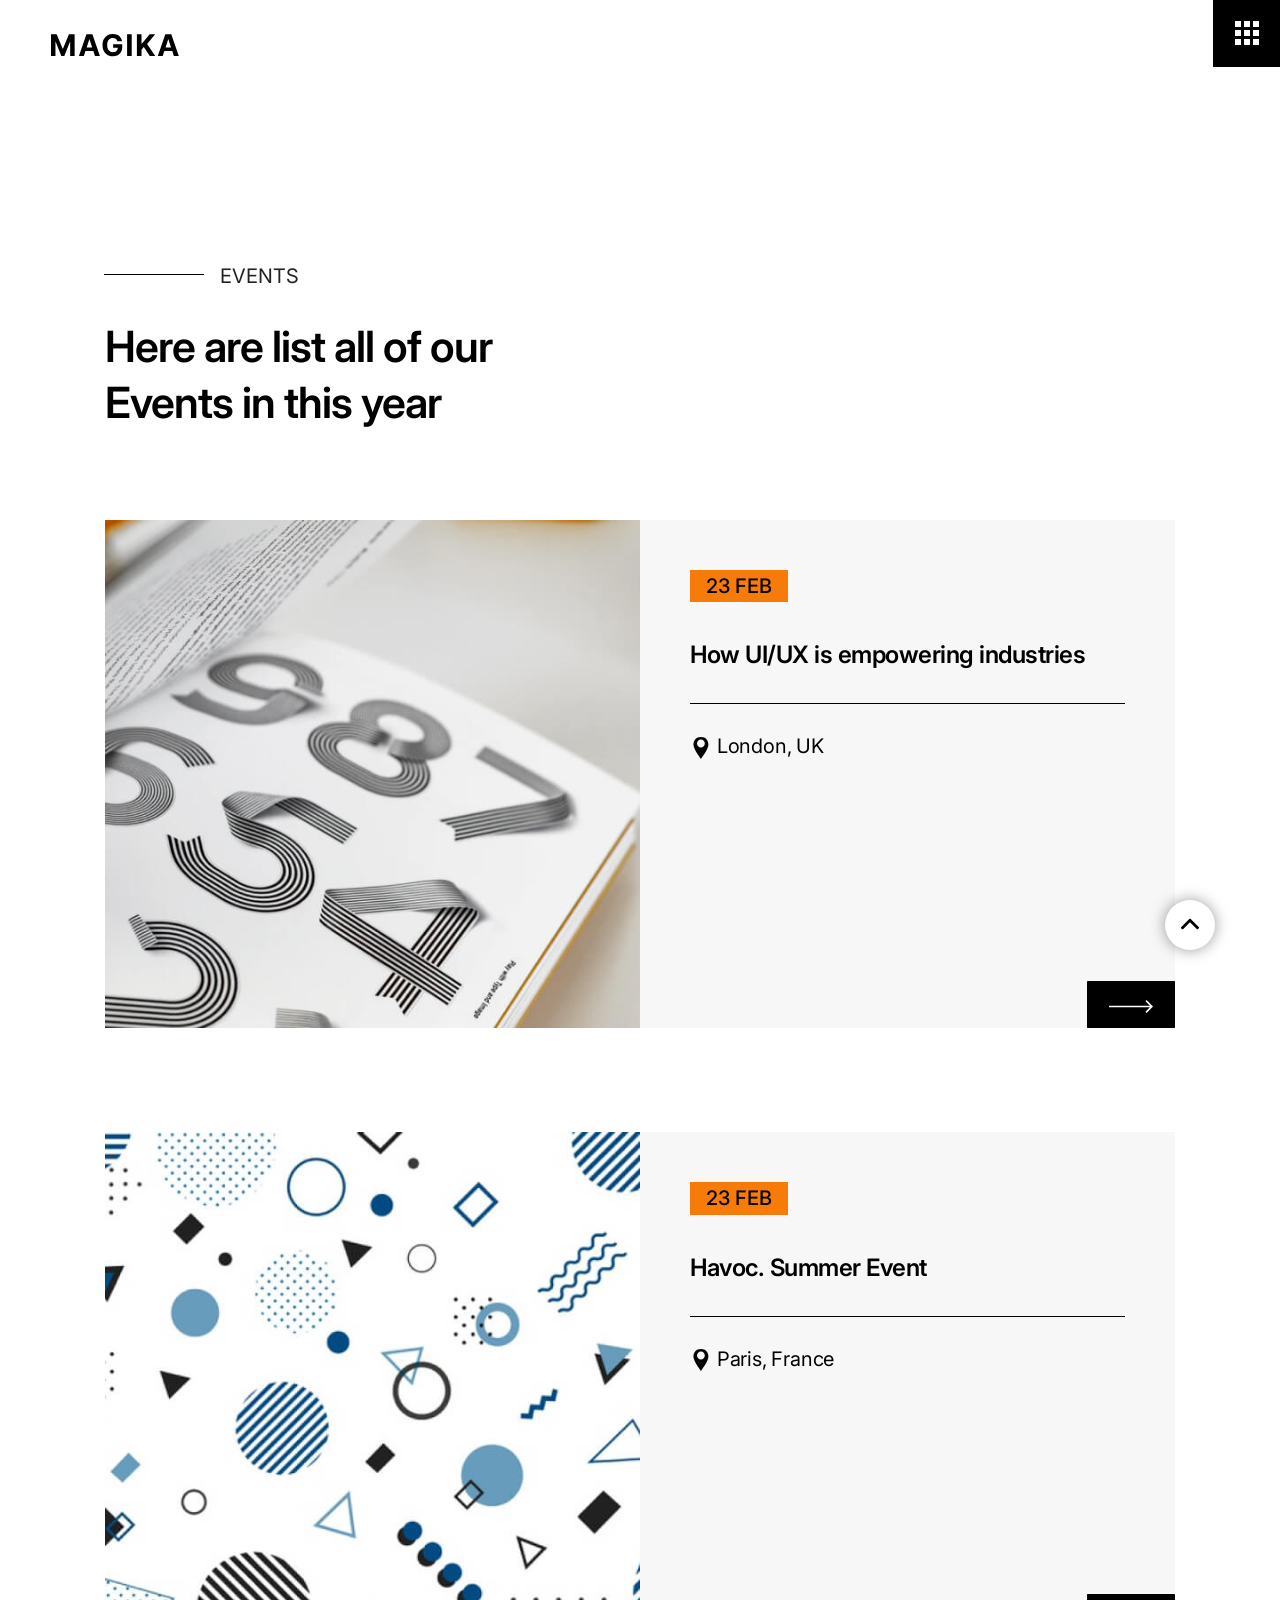
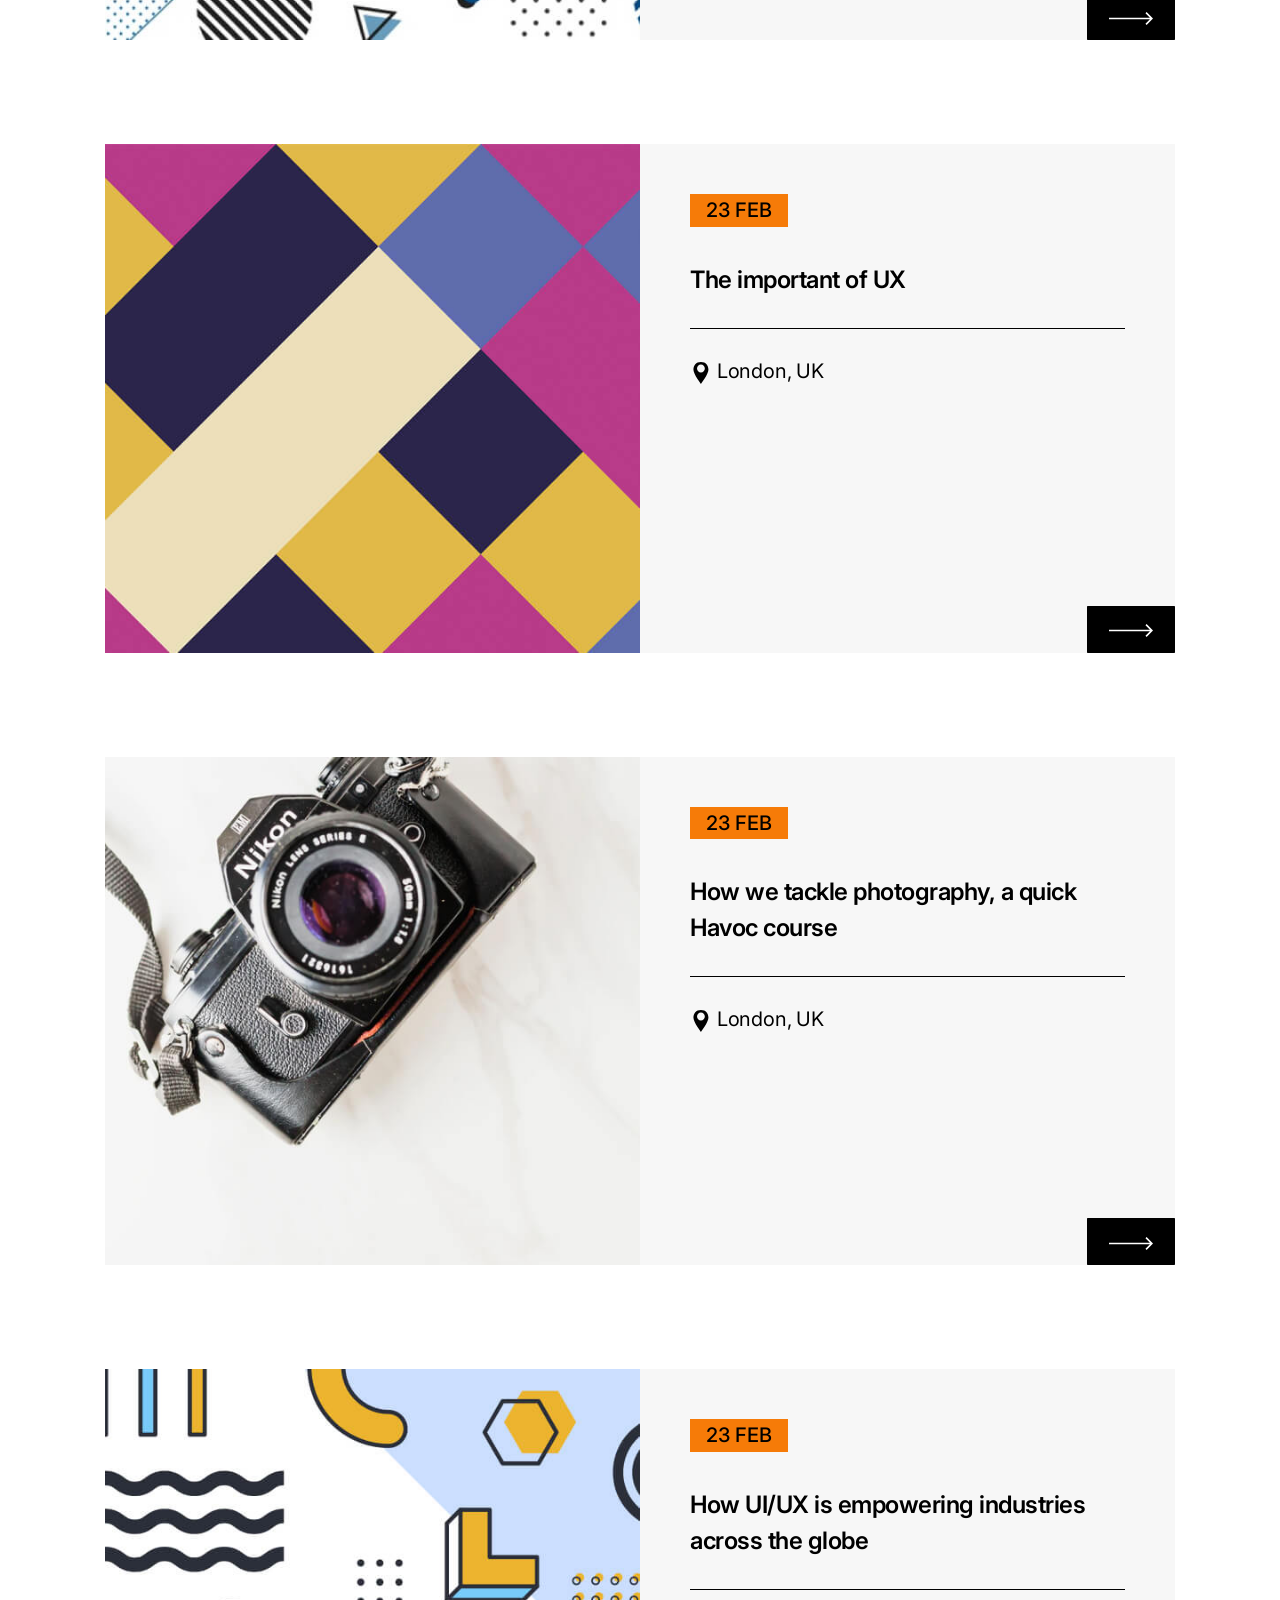
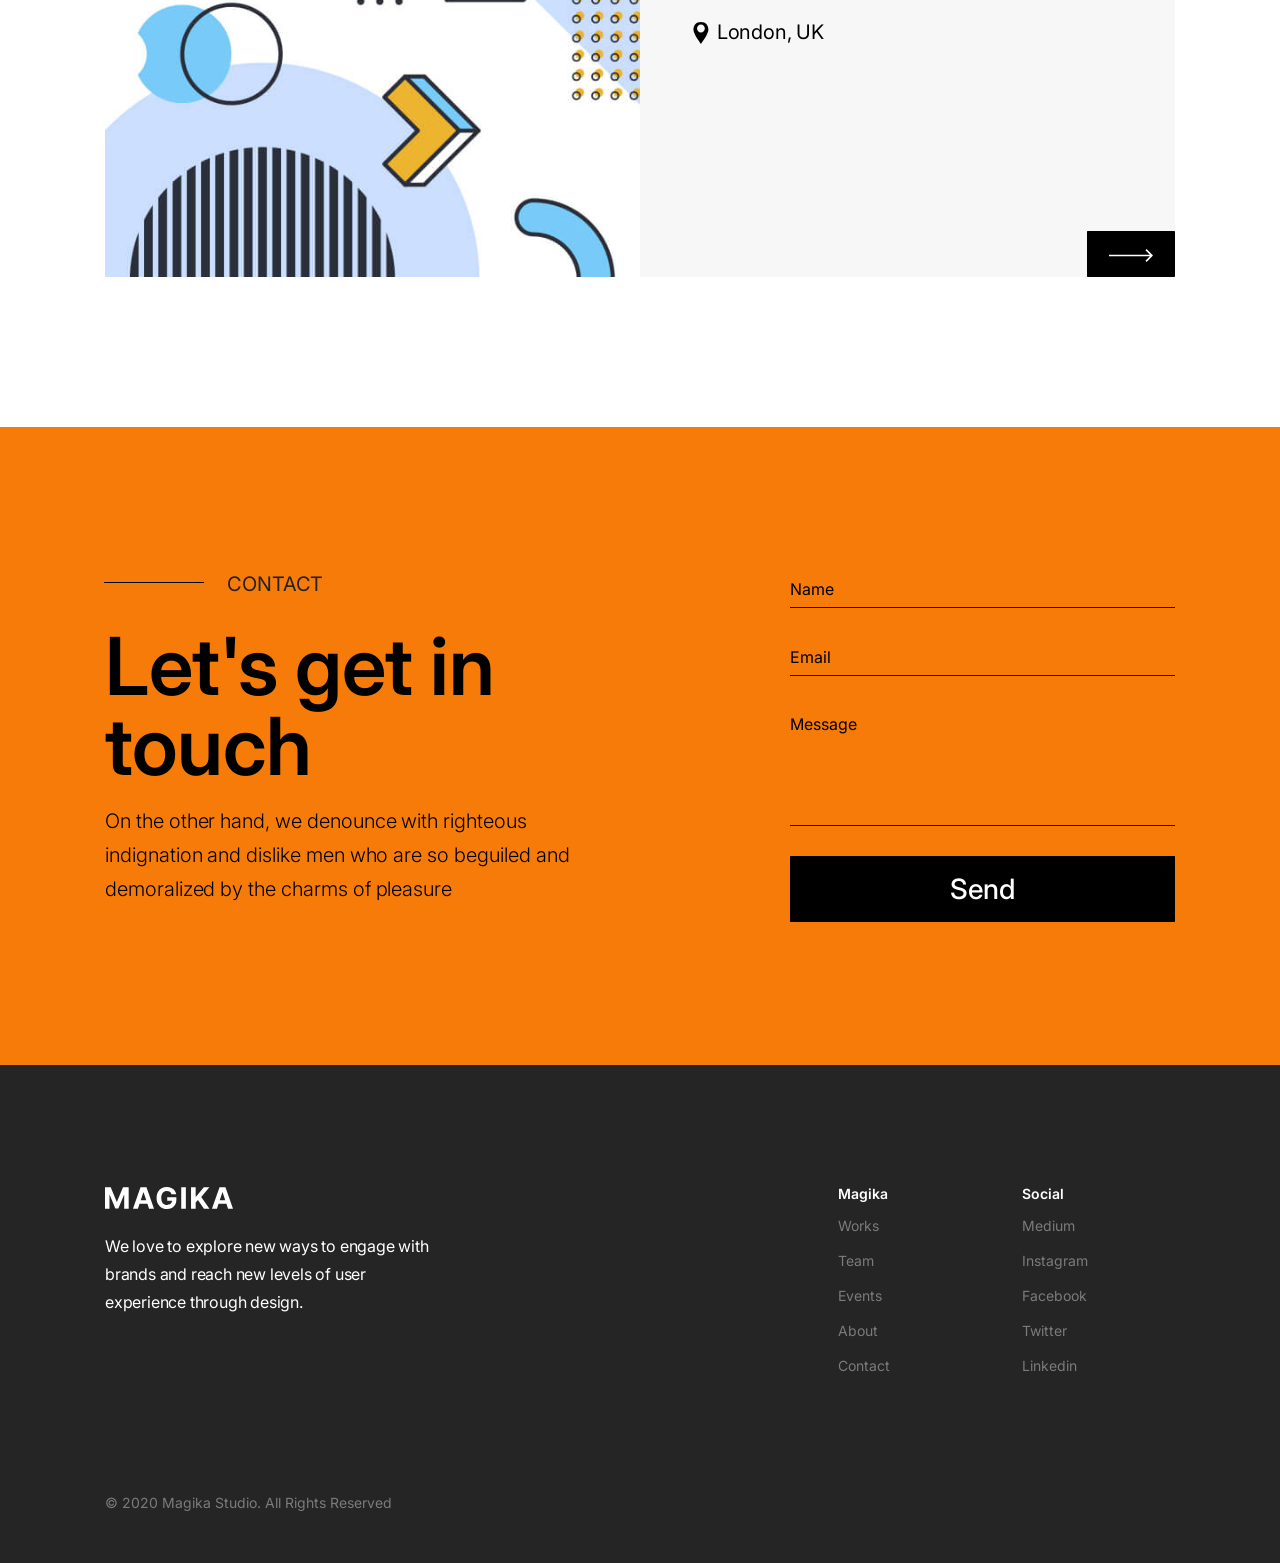
<file: events-list.html>
<!DOCTYPE html>
<html dir="ltr" lang="en-US">
<head>
<meta charset="UTF-8">
<meta name="description" content="Havoc">
<meta name="keywords" content="Havoc">
<meta name="author" content="Havoc">
<meta name="viewport" content="width=device-width, initial-scale=1, maximum-scale=1">
<title>MAGIKA - Events List</title>
<link href="images/icon1.ico" rel="shortcut icon" type="image/x-icon">
<!-- Havoc External CSS -->
<link href="css/bootstrap.min.css" rel="stylesheet" type="text/css">
<link href="css/owl.carousel.css" rel="stylesheet" type="text/css" media="all">
<link href="css/styles.css" rel="stylesheet" type="text/css" media="all">
<link href="css/responsive.css" rel="stylesheet" type="text/css" media="all">
<link href="css/loaders.min.css.html" rel="stylesheet" type="text/css" media="all">
<link href="css/animation.css" rel="stylesheet" type="text/css" media="all">
<link href="https://fonts.googleapis.com/css2?family=Playfair+Display:wght@700&amp;display=swap" rel="stylesheet">
<link href="https://fonts.googleapis.com/css2?family=Inter:wght@100;200;300;400;500;600;700;800;900&amp;display=swap" rel="stylesheet">
</head>
<body>

<!-- Havoc Main -->
<div class="havoc-main">


<!-- Havoc Header -->
<header>
  <div class="container">
    <!-- Havoc Logo -->
    <div class="logo wow fadeInDown" data-wow-duration="2s" data-wow-delay="0.1s"><a href="index.html"><img src="images/icons/logo-black.svg" alt="Havoc Logo"></a></div>    
  </div>
  <!-- Havoc Nav -->
    <nav class="navbar wow fadeInDown" data-wow-duration="2s" data-wow-delay="0.1s">
      <button class="navbar-toggler" type="button" data-toggle="collapse" data-target="#navbarSupportedContent" aria-expanded="false" aria-label="Toggle navigation">
        
      </button>
      <div class="menu-listing">
        <div class="black-bg">
          <ul class="navbar-nav mr-auto">
            <li class="nav-item active">
              <a class="nav-link" href="work.html">Works</a>
            </li>
            <li class="nav-item">
              <a class="nav-link" href="about-us.html">About</a>
            </li>
            <li class="nav-item">
              <a class="nav-link" href="events-list.html">Events</a>
            </li>
            <li class="nav-item">
              <a class="nav-link" href="contact.html">Contact</a>
            </li>
            <li class="nav-item">
              <a class="nav-link" href="our-team.html">Team</a>
            </li>
          </ul>
          <div class="socials-link">
            <ul>
              <li><a href="#0"><img src="images/icons/behance.svg" alt="Behance"></a></li>
              <li><a href="#0"><img src="images/icons/dribbble.svg" alt="Dribbble"></a></li>
              <li><a href="#0"><img src="images/icons/twitter.svg" alt="Twitter"></a></li>
            </ul>
          </div>
          <div class="bottom-links">
            <a href="#0">Terms & conditions</a>
            <a href="#0">Privacy Policy</a>
          </div>
        </div>
      </div>
    </nav>
</header>

<!-- Havoc Events Listing -->
<section class="havoc-upcoming-events havoc-events-listing">
  <div class="container">
    <div class="havoc-section-title">
      <span>Events</span>
      <h3>Here are list all of our <br>Events in this year</h3>
    </div>
    <div class="row">
      <div class="col-md-12">
        <div class="havoc-event-block wow fadeInRight" data-wow-duration="2s" data-wow-delay="0.5s">
          <div class="havoc-image-wrap">
            <img src="images/events/event1.jpg" alt="Event">
          </div>
          <div class="event-right">
            <span>23 FEB</span>
            <h6><a href="event-detail.html" class="stretched-link">How UI/UX is empowering industries</a></h6>
            <p><img src="images/icons/location.svg" alt="Location"> London, UK</p>
            <a href="event-detail.html" class="btn black-btn btn-small"><img src="images/icons/white-right-arrow.svg" alt="More Info"></a>
          </div>          
        </div>
        <div class="havoc-event-block wow fadeInLeft" data-wow-duration="2s" data-wow-delay="0.5s">
          <div class="havoc-image-wrap">
            <img src="images/events/event2.jpg" alt="Event">
          </div>
          <div class="event-right">
            <span>23 FEB</span>
            <h6><a href="#0" class="stretched-link">Havoc. Summer Event</a></h6>
            <p><img src="images/icons/location.svg" alt="Location"> Paris, France</p>
            <a href="#0" class="btn black-btn btn-small"><img src="images/icons/white-right-arrow.svg" alt="More Info"></a>
          </div>
        </div>
        <div class="havoc-event-block wow fadeInRight" data-wow-duration="2s" data-wow-delay="0.5s">
          <div class="havoc-image-wrap">
            <img src="images/events/event3.jpg" alt="Event">
          </div>
          <div class="event-right">
            <span>23 FEB</span>
            <h6><a href="#0" class="stretched-link">The important of UX</a></h6>
            <p><img src="images/icons/location.svg" alt="Location"> London, UK</p>
            <a href="#0" class="btn black-btn btn-small"><img src="images/icons/white-right-arrow.svg" alt="More Info"></a>
          </div>
        </div>
        <div class="havoc-event-block wow fadeInLeft" data-wow-duration="2s" data-wow-delay="0.5s">
          <div class="havoc-image-wrap">
            <img src="images/events/event4.jpg" alt="Event">
          </div>
          <div class="event-right">
            <span>23 FEB</span>
            <h6><a href="#0" class="stretched-link">How we tackle photography, a quick Havoc course</a></h6>
            <p><img src="images/icons/location.svg" alt="Location"> London, UK</p>
            <a href="#0" class="btn black-btn btn-small"><img src="images/icons/white-right-arrow.svg" alt="More Info"></a>
          </div>
        </div>
        <div class="havoc-event-block wow fadeInRight" data-wow-duration="2s" data-wow-delay="0.5s">
          <div class="havoc-image-wrap">
            <img src="images/events/event5.jpg" alt="Event">
          </div>
          <div class="event-right">
            <span>23 FEB</span>
            <h6><a href="#0" class="stretched-link">How UI/UX is empowering industries across the globe</a></h6>
            <p><img src="images/icons/location.svg" alt="Location"> London, UK</p>
            <a href="#0" class="btn black-btn btn-small"><img src="images/icons/white-right-arrow.svg" alt="More Info"></a>
          </div>
        </div>
      </div>
    </div>
  </div>
</section>

<!-- Havoc Get Touch -->
<section class="havoc-get-touch">
  <div class="container">
    <div class="row">
      <div class="col-md-6 wow fadeInLeft" data-wow-duration="2s" data-wow-delay="0.5s">
        <div class="havoc-section-title">
          <span>CONTACT</span>
          <h3>Let's get in <br>touch</h3>
        </div>
        <p>On the other hand, we denounce with righteous indignation and dislike men who are so beguiled and demoralized by the charms of pleasure</p>
      </div>
      <div class="col-md-6 wow fadeInRight" data-wow-duration="2s" data-wow-delay="0.5s">
        <form>
          <div class="form-group">
            <input type="text" class="form-control" placeholder="Name">
          </div>
          <div class="form-group">
            <input type="email" class="form-control" placeholder="Email">
          </div>
          <div class="form-group">
            <textarea class="form-control" placeholder="Message"></textarea>
          </div>
          <button type="submit" class="btn black-btn">Send</button>
        </form>
      </div>
    </div>
  </div>
</section>

<!-- Havoc Footer -->
<footer>
  <div class="container">
    <div class="row justify-content-between">
      <div class="col-md-8">
        <!-- Havoc Logo -->
        <div class="logo"><a href="#0"><img src="images/icons/logo-white.svg" alt="Magika Studio"></a></div> 
        <p>We love to explore new ways to engage with <br>brands and reach new levels of user <br>experience through design.</p>
      </div>
      <div class="col-md-2 footer-menu">
        <h6>Magika</h6>
        <ul>
          <li><a href="#0">Works</a></li>
          <li><a href="#0">Team</a></li>
          <li><a href="#0">Events</a></li>
          <li><a href="#0">About</a></li>
          <li><a href="#0">Contact</a></li>
        </ul>
      </div>
      <div class="col-md-2 footer-menu">
        <h6>Social</h6>
        <ul>
          <li><a href="#0">Medium</a></li>
          <li><a href="#0">Instagram</a></li>
          <li><a href="#0">Facebook</a></li>
          <li><a href="#0">Twitter</a></li>
          <li><a href="#0">Linkedin</a></li>
        </ul>
      </div>
      <!-- <div class="col-md-2 footer-menu">
        <h6>Legal</h6>
        <ul>
          <li><a href="#0">Privacy</a></li>
          <li><a href="#0">Terms</a></li>
          <li><a href="#0">Cookies</a></li>
          <li><a href="#0">License</a></li>
          <li><a href="#0">Program</a></li>
        </ul>
      </div> -->
    </div>
    <div class="havoc-copyright">&copy; 2020 Magika Studio. All Rights Reserved</div>
  </div>
</footer>

<!-- Havoc Back Top -->
<div class="havoc-back-top">
  <div class="container">
    <a href="javascript:void(0);"><img src="images/icons/up-arrow.svg" alt="Back Top"></a>
  </div>
</div>

<!-- Havoc Preloader -->
<div class="havoc-preloader">
  <div class="loader-wrap">
    <div class="loader">
      <div class="loader-inner ball-pulse-sync">
        <div></div>
        <div></div>
        <div></div>
      </div>
    </div>
  </div>
</div>

</div>

  <!-- Havoc Scripts -->
  <script src="js/jquery.min.js"></script>
  <script src="../../index.html"></script>
  <script src="js/bootstrap.min.js"></script>
  <script src="js/html5.min.js"></script>
  <script src="js/placeholders.min.js"></script>
  <script src="js/respond.min.js"></script>
  <script src="js/plugins.js"></script>
  <script src="js/scripts.js"></script>
  
</body>
</html>
</file>
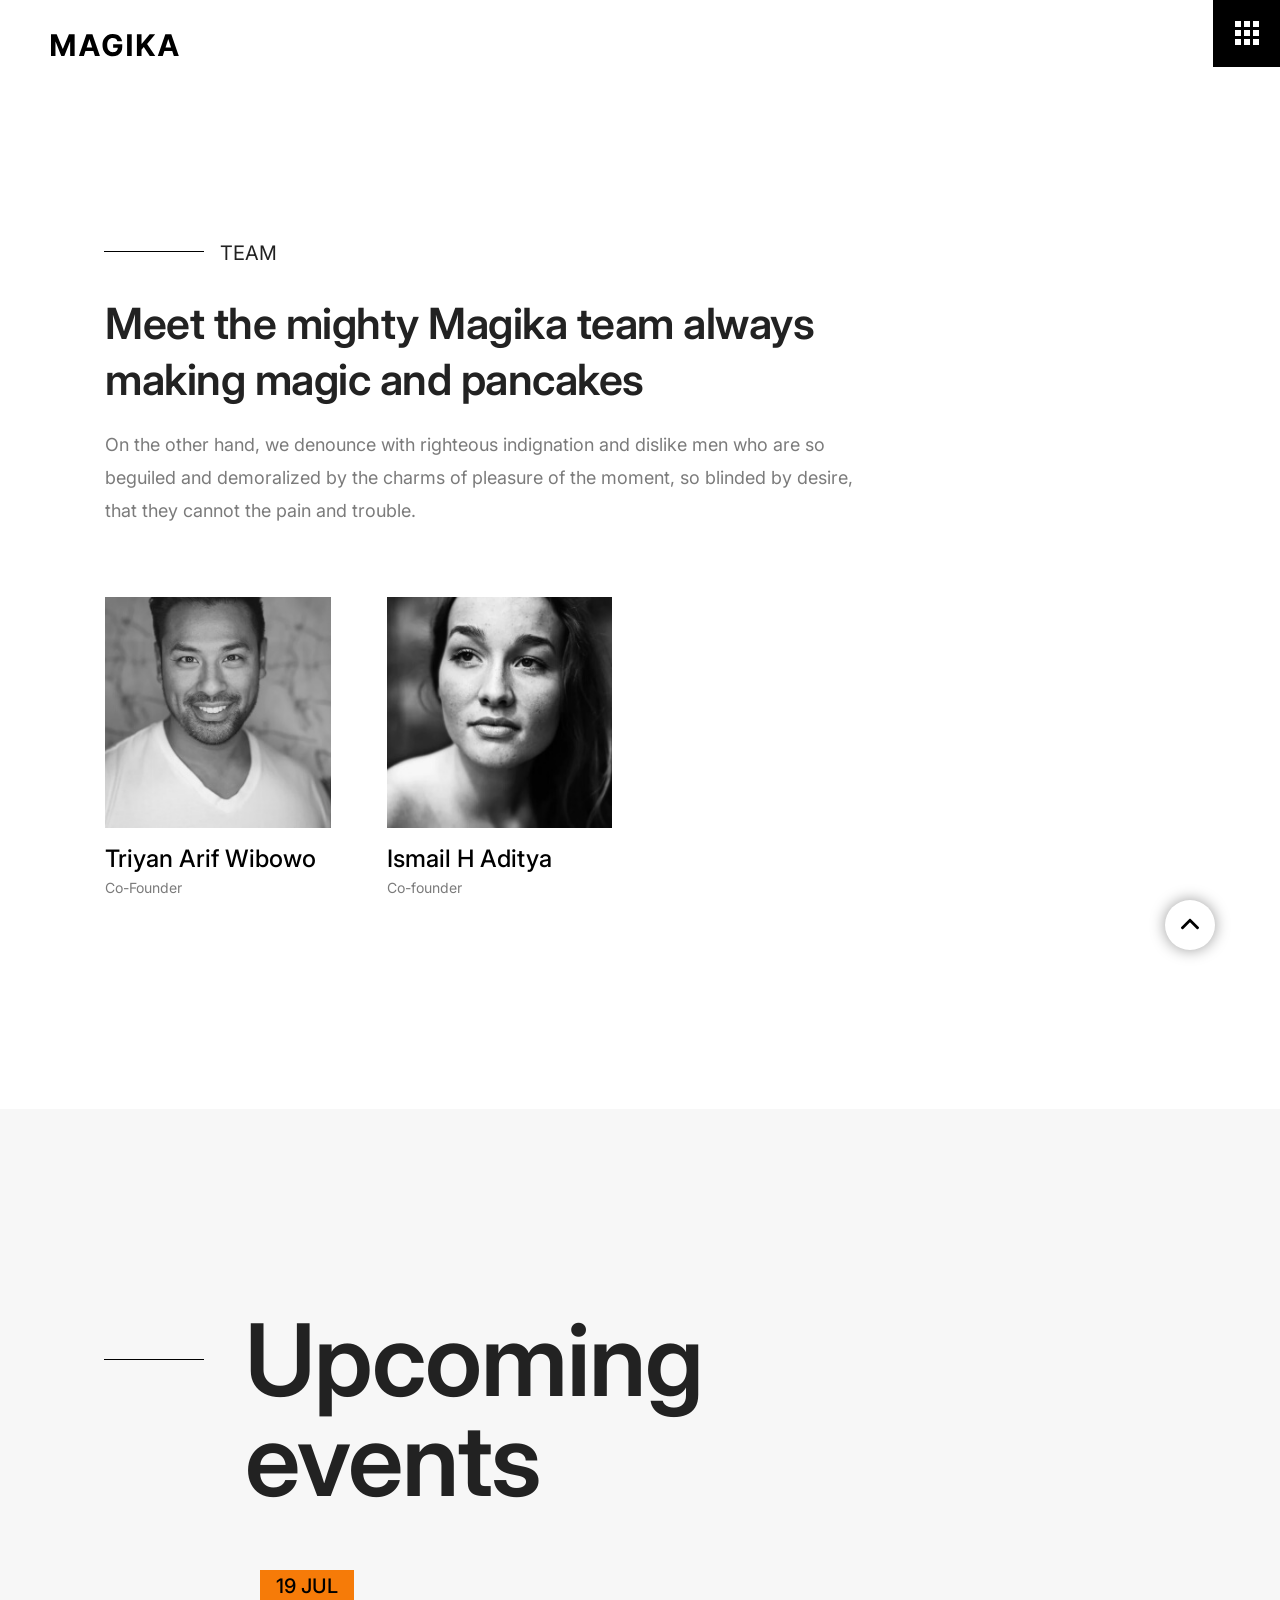
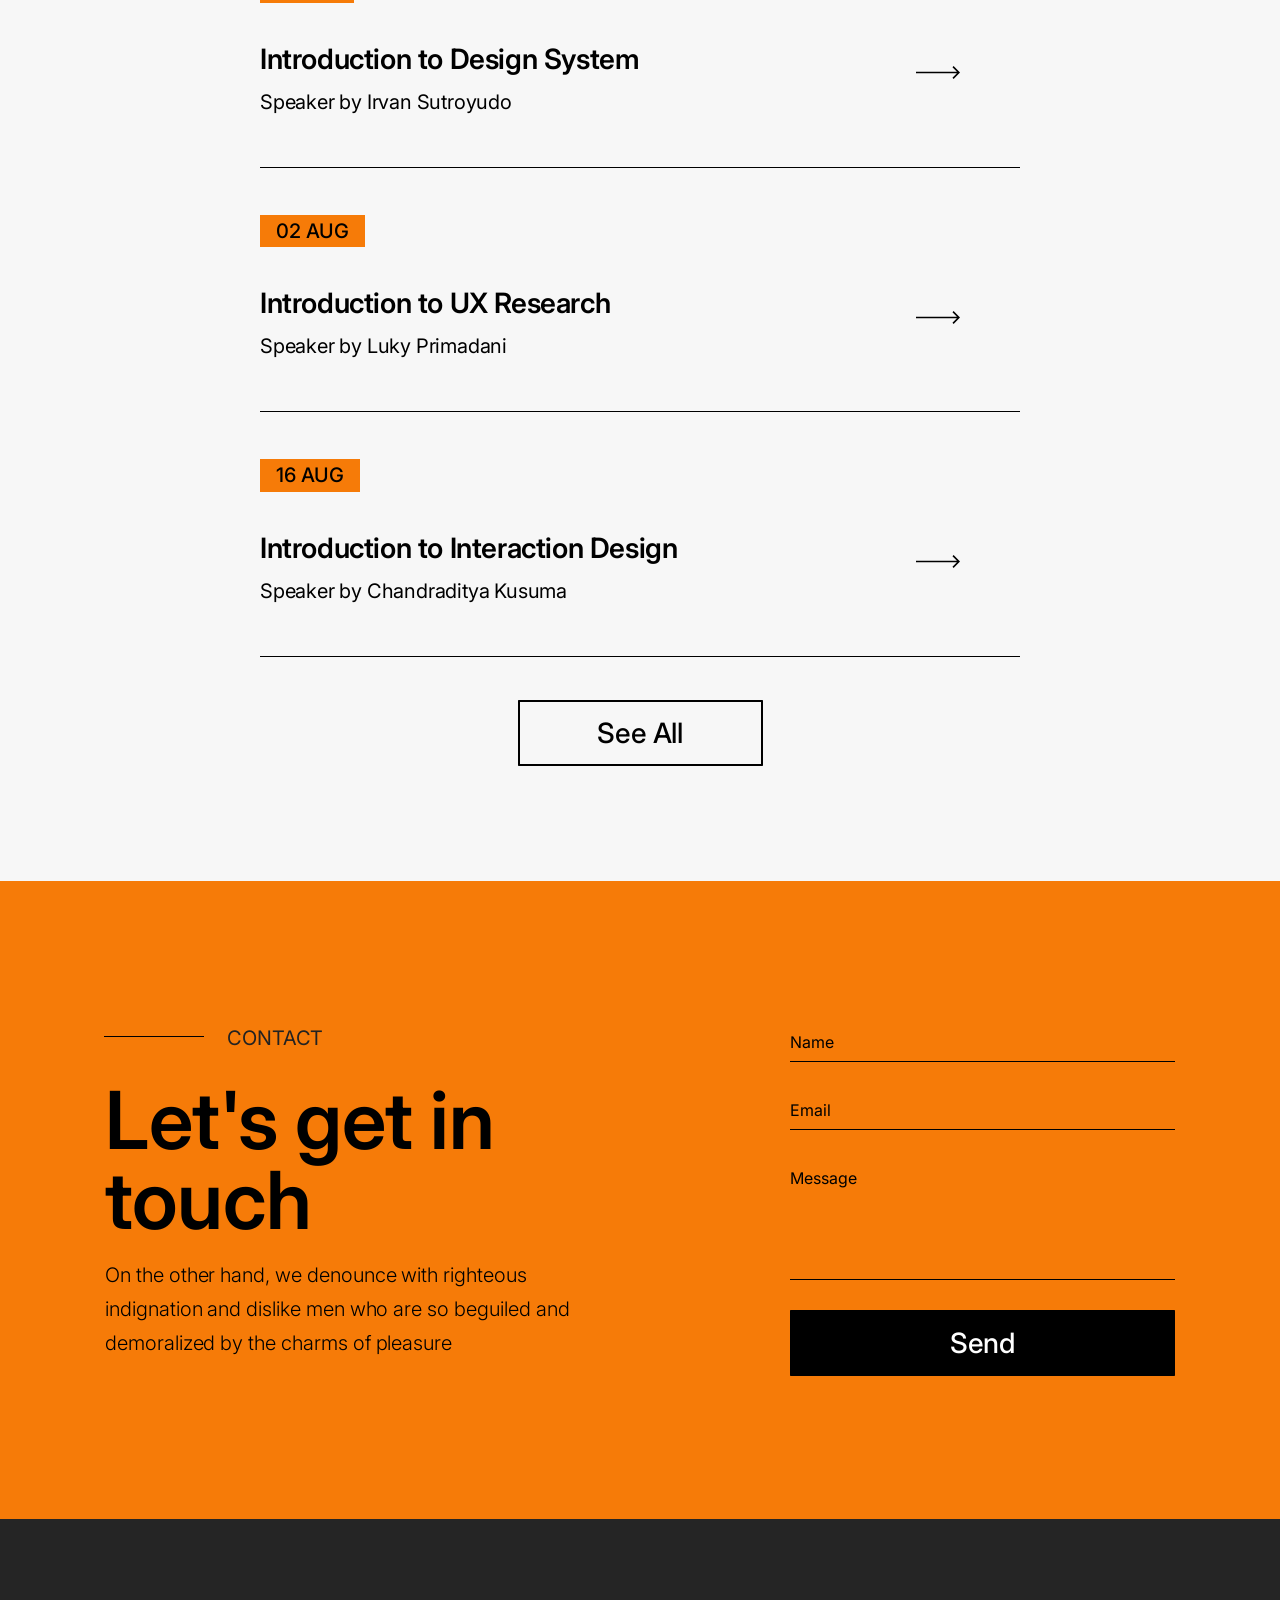
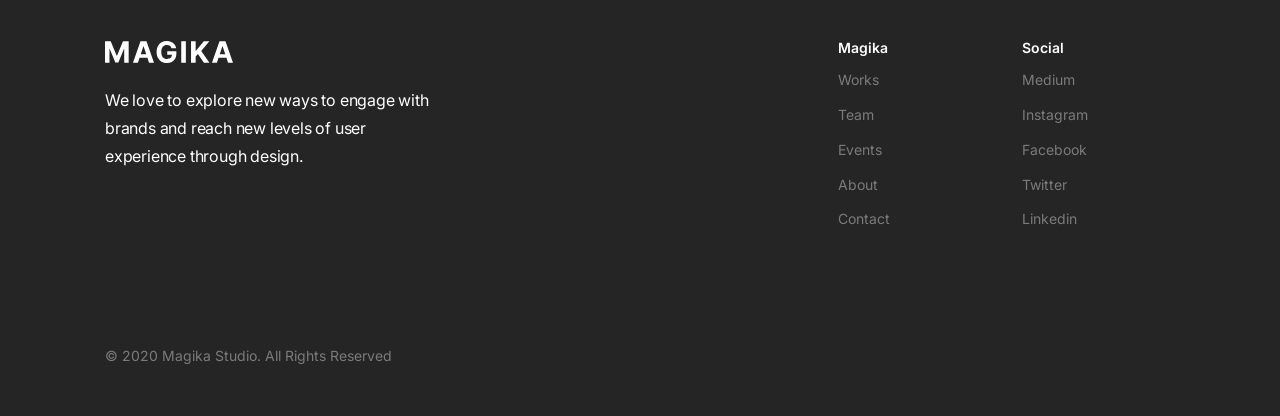
<file: our-team.html>
<!DOCTYPE html>
<html dir="ltr" lang="en-US">
<head>
<meta charset="UTF-8">
<meta name="description" content="Havoc">
<meta name="keywords" content="Havoc">
<meta name="author" content="Havoc">
<meta name="viewport" content="width=device-width, initial-scale=1, maximum-scale=1">
<title>MAGIKA - Our Team</title>
<link href="images/icon1.ico" rel="shortcut icon" type="image/x-icon">
<!-- Havoc External CSS -->
<link href="css/bootstrap.min.css" rel="stylesheet" type="text/css">
<link href="css/owl.carousel.css" rel="stylesheet" type="text/css" media="all">
<link href="css/styles.css" rel="stylesheet" type="text/css" media="all">
<link href="css/responsive.css" rel="stylesheet" type="text/css" media="all">
<link href="css/loaders.min.css.html" rel="stylesheet" type="text/css" media="all">
<link href="css/animation.css" rel="stylesheet" type="text/css" media="all">
<link href="https://fonts.googleapis.com/css2?family=Playfair+Display:wght@700&amp;display=swap" rel="stylesheet">
<link href="https://fonts.googleapis.com/css2?family=Inter:wght@100;200;300;400;500;600;700;800;900&amp;display=swap" rel="stylesheet">
</head>
<body>

<!-- Havoc Main -->
<div class="havoc-main">

<!-- Havoc Header -->
<header>
  <div class="container">
    <!-- Havoc Logo -->
    <div class="logo wow fadeInDown" data-wow-duration="2s" data-wow-delay="0.1s"><a href="index.html"><img src="images/icons/logo-black.svg" alt="Havoc Logo"></a></div>    
  </div>
  <!-- Havoc Nav -->
    <nav class="navbar wow fadeInDown" data-wow-duration="2s" data-wow-delay="0.1s">
      <button class="navbar-toggler" type="button" data-toggle="collapse" data-target="#navbarSupportedContent" aria-expanded="false" aria-label="Toggle navigation">
        
      </button>
      <div class="menu-listing">
        <div class="black-bg">
          <ul class="navbar-nav mr-auto">
            <li class="nav-item">
              <a class="nav-link" href="work.html">Works</a>
            </li>
            <li class="nav-item">
              <a class="nav-link" href="about-us.html">About</a>
            </li>
            <li class="nav-item">
              <a class="nav-link" href="events-list.html">Events</a>
            </li>
            <li class="nav-item">
              <a class="nav-link" href="contact.html">Contact</a>
            </li>
            <li class="nav-item current-menu-item">
              <a class="nav-link" href="our-team.html">Team</a>
            </li>
          </ul>
          <div class="socials-link">
            <ul>
              <li><a href="#0"><img src="images/icons/behance.svg" alt="Behance"></a></li>
              <li><a href="#0"><img src="images/icons/dribbble.svg" alt="Dribbble"></a></li>
              <li><a href="#0"><img src="images/icons/twitter.svg" alt="Twitter"></a></li>
            </ul>
          </div>
          <div class="bottom-links">
            <a href="#0">Terms & conditions</a>
            <a href="#0">Privacy Policy</a>
          </div>
        </div>
      </div>
    </nav>
</header>

<!-- Havoc Our Team -->
<section class="havoc-our-team team-block">
  <div class="container">
    <div class="havoc-section-title wow fadeInDown" data-wow-duration="2s" data-wow-delay="0.1s">
      <span>TEAM</span>
      <h3>Meet the mighty Magika team always <br>making magic and pancakes</h3>
      <p>On the other hand, we denounce with righteous indignation and dislike men who are so <br>beguiled and demoralized by the charms of pleasure of the moment, so blinded by desire, <br>that they cannot the pain and trouble.</p>
    </div>
    <div class="masonry">
      <div class="masonry-item london default-masonry-item" data-category="london">
        <div class="row">
          <div class="col-xl-3 col-md-4">
            <div class="team-mate">
              <div class="mate-image">
                <img src="images/team/mate1.jpg" alt="Team Mate">
                <div class="mate-info">
                  <div class="havoc-table-container">
                    <div class="havoc-align-container">
                      <a href="#0"><img src="images/icons/behance.svg" alt="Behance"></a>
                      <a href="#0"><img src="images/icons/dribbble.svg" alt="Dribbble"></a>
                      <a href="#0"><img src="images/icons/twitter.svg" alt="Twitter"></a>
                    </div>
                  </div>
                </div>
              </div>
              <h6>Triyan Arif Wibowo</h6>
              <span>Co-Founder</span>
            </div>
          </div>
          <div class="col-xl-3 col-md-4">
            <div class="team-mate">
              <div class="mate-image">
                <img src="images/team/mate2.jpg" alt="Team Mate">
                <div class="mate-info">
                  <div class="havoc-table-container">
                    <div class="havoc-align-container">
                      <a href="#0"><img src="images/icons/behance.svg" alt="Behance"></a>
                      <a href="#0"><img src="images/icons/dribbble.svg" alt="Dribbble"></a>
                      <a href="#0"><img src="images/icons/twitter.svg" alt="Twitter"></a>
                    </div>
                  </div>
                </div>
              </div>
              <h6>Ismail H Aditya</h6>
              <span>Co-founder</span>
            </div>
          </div> 
    </div>    
  </div>
</section>

<!-- Havoc Upcoming Events -->
<section class="havoc-upcoming-events">
  <div class="container">
    <div class="havoc-section-title">
      <h3>Upcoming <br>events</h3>
    </div>
    <div class="col-md-12">
      <div class="havoc-event-block">
        <span>19 JUL</span>
        <h6><a href="events-list.html" class="stretched-link">Introduction to Design System</a></h6>
        <p>Speaker by Irvan Sutroyudo</p>
        <img class="event-arrow" src="images/icons/black-right-arrow.svg" alt="More Info">
      </div>
      <div class="havoc-event-block">
        <span>02 AUG</span>
        <h6><a href="events-list.html" class="stretched-link">Introduction to UX Research</a></h6>
        <p>Speaker by Luky Primadani</p>
        <img class="event-arrow" src="images/icons/black-right-arrow.svg" alt="More Info">
      </div>
      <div class="havoc-event-block">
        <span>16 AUG</span>
        <h6><a href="events-list.html" class="stretched-link">Introduction to Interaction Design</a></h6>
        <p>Speaker by Chandraditya Kusuma</p>
        <img class="event-arrow" src="images/icons/black-right-arrow.svg" alt="More Info">
      </div>
      <div style="text-align: center" class="btn-wrap wow fadeInUp" data-wow-duration="2s" data-wow-delay="0.1s">
        <a class="btn border-btn" href="events-list.html">See All</a>
      </div>
    </div>
  </div>
</section>

<!-- Havoc Get Touch -->
<section class="havoc-get-touch">
  <div class="container">
    <div class="row">
      <div class="col-md-6 wow fadeInLeft" data-wow-duration="2s" data-wow-delay="0.1s">
        <div class="havoc-section-title">
          <span>CONTACT</span>
          <h3>Let's get in <br>touch</h3>
        </div>
        <p>On the other hand, we denounce with righteous indignation and dislike men who are so beguiled and demoralized by the charms of pleasure</p>
      </div>
      <div class="col-md-6 wow fadeInRight" data-wow-duration="2s" data-wow-delay="0.1s">
        <form>
          <div class="form-group">
            <input type="text" class="form-control" placeholder="Name">
          </div>
          <div class="form-group">
            <input type="email" class="form-control" placeholder="Email">
          </div>
          <div class="form-group">
            <textarea class="form-control" placeholder="Message"></textarea>
          </div>
          <button type="submit" class="btn black-btn">Send</button>
        </form>
      </div>
    </div>
  </div>
</section>

<!-- Havoc Footer -->
<footer>
  <div class="container">
    <div class="row justify-content-between">
      <div class="col-md-8">
        <!-- Havoc Logo -->
        <div class="logo"><a href="#0"><img src="images/icons/logo-white.svg" alt="Magika Studio"></a></div> 
        <p>We love to explore new ways to engage with <br>brands and reach new levels of user <br>experience through design.</p>
      </div>
      <div class="col-md-2 footer-menu">
        <h6>Magika</h6>
        <ul>
          <li><a href="#0">Works</a></li>
          <li><a href="#0">Team</a></li>
          <li><a href="#0">Events</a></li>
          <li><a href="#0">About</a></li>
          <li><a href="#0">Contact</a></li>
        </ul>
      </div>
      <div class="col-md-2 footer-menu">
        <h6>Social</h6>
        <ul>
          <li><a href="#0">Medium</a></li>
          <li><a href="#0">Instagram</a></li>
          <li><a href="#0">Facebook</a></li>
          <li><a href="#0">Twitter</a></li>
          <li><a href="#0">Linkedin</a></li>
        </ul>
      </div>
    </div>
    <div class="havoc-copyright">&copy; 2020 Magika Studio. All Rights Reserved</div>
  </div>
</footer>

<!-- Havoc Back Top -->
<div class="havoc-back-top">
  <div class="container">
    <a href="javascript:void(0);"><img src="images/icons/up-arrow.svg" alt="Back Top"></a>
  </div>
</div>

<!-- Havoc Preloader -->
<div class="havoc-preloader">
  <div class="loader-wrap">
    <div class="loader">
      <div class="loader-inner ball-pulse-sync">
        <div></div>
        <div></div>
        <div></div>
      </div>
    </div>
  </div>
</div>

</div>

  <!-- Havoc Scripts -->
  <script src="js/jquery.min.js"></script>
  <script src="js/bootstrap.min.js"></script>
  <script src="js/html5.min.js"></script>
  <script src="js/placeholders.min.js"></script>
  <script src="js/respond.min.js"></script>
  <script src="js/plugins.js"></script>
  <script src="js/scripts.js"></script>
</body>
</html>
</file>
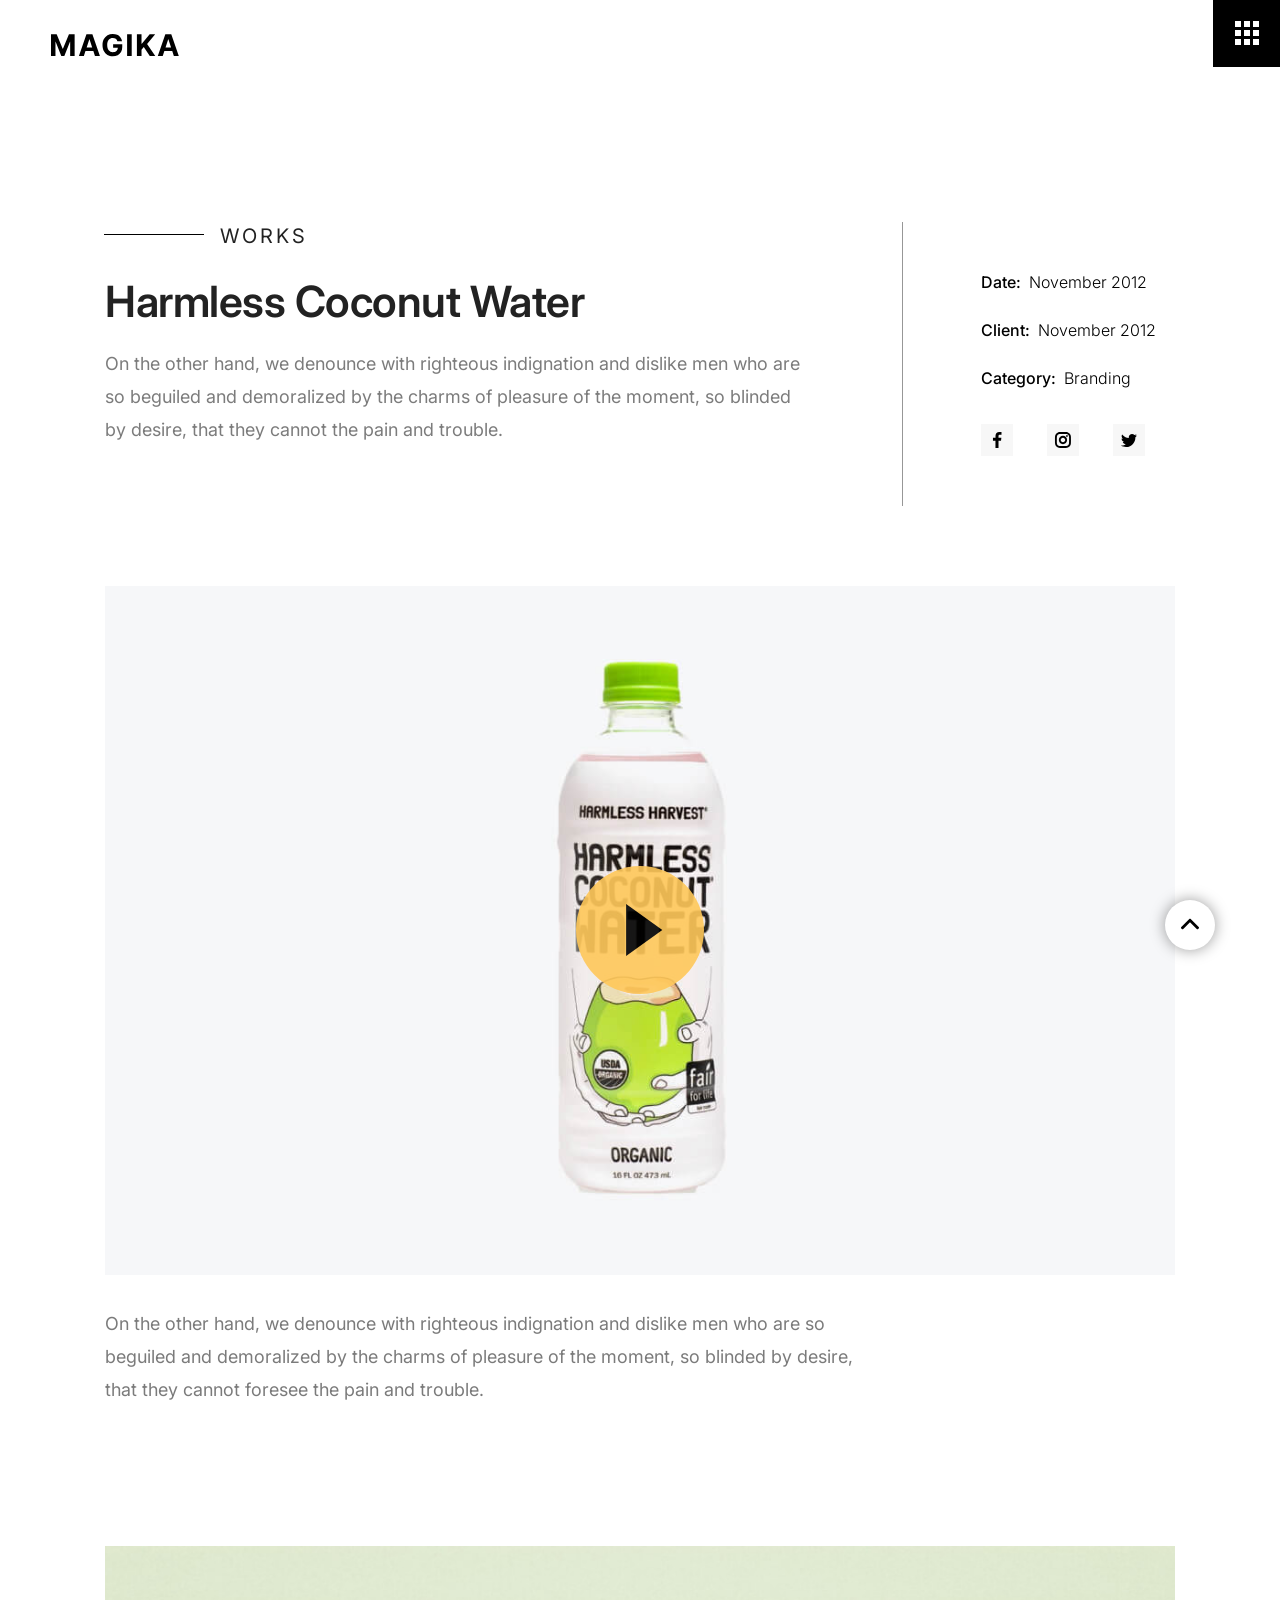
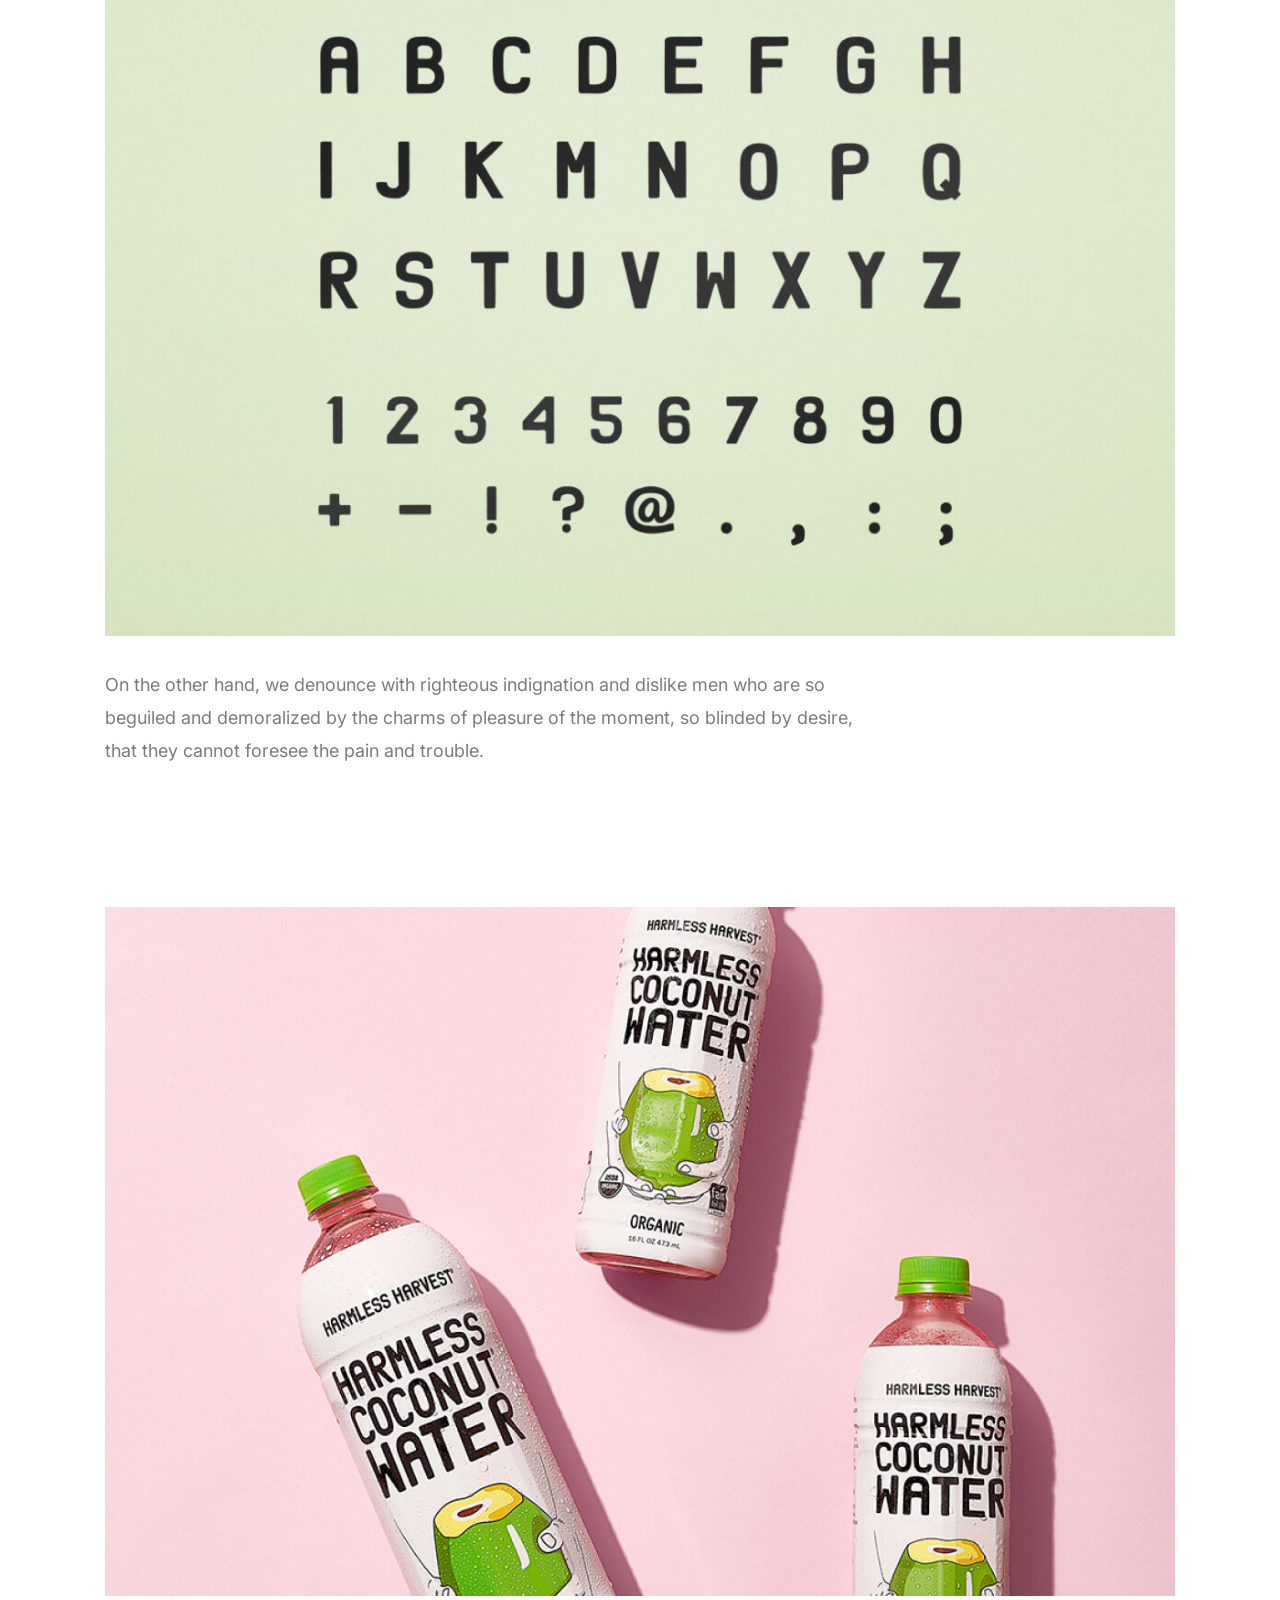
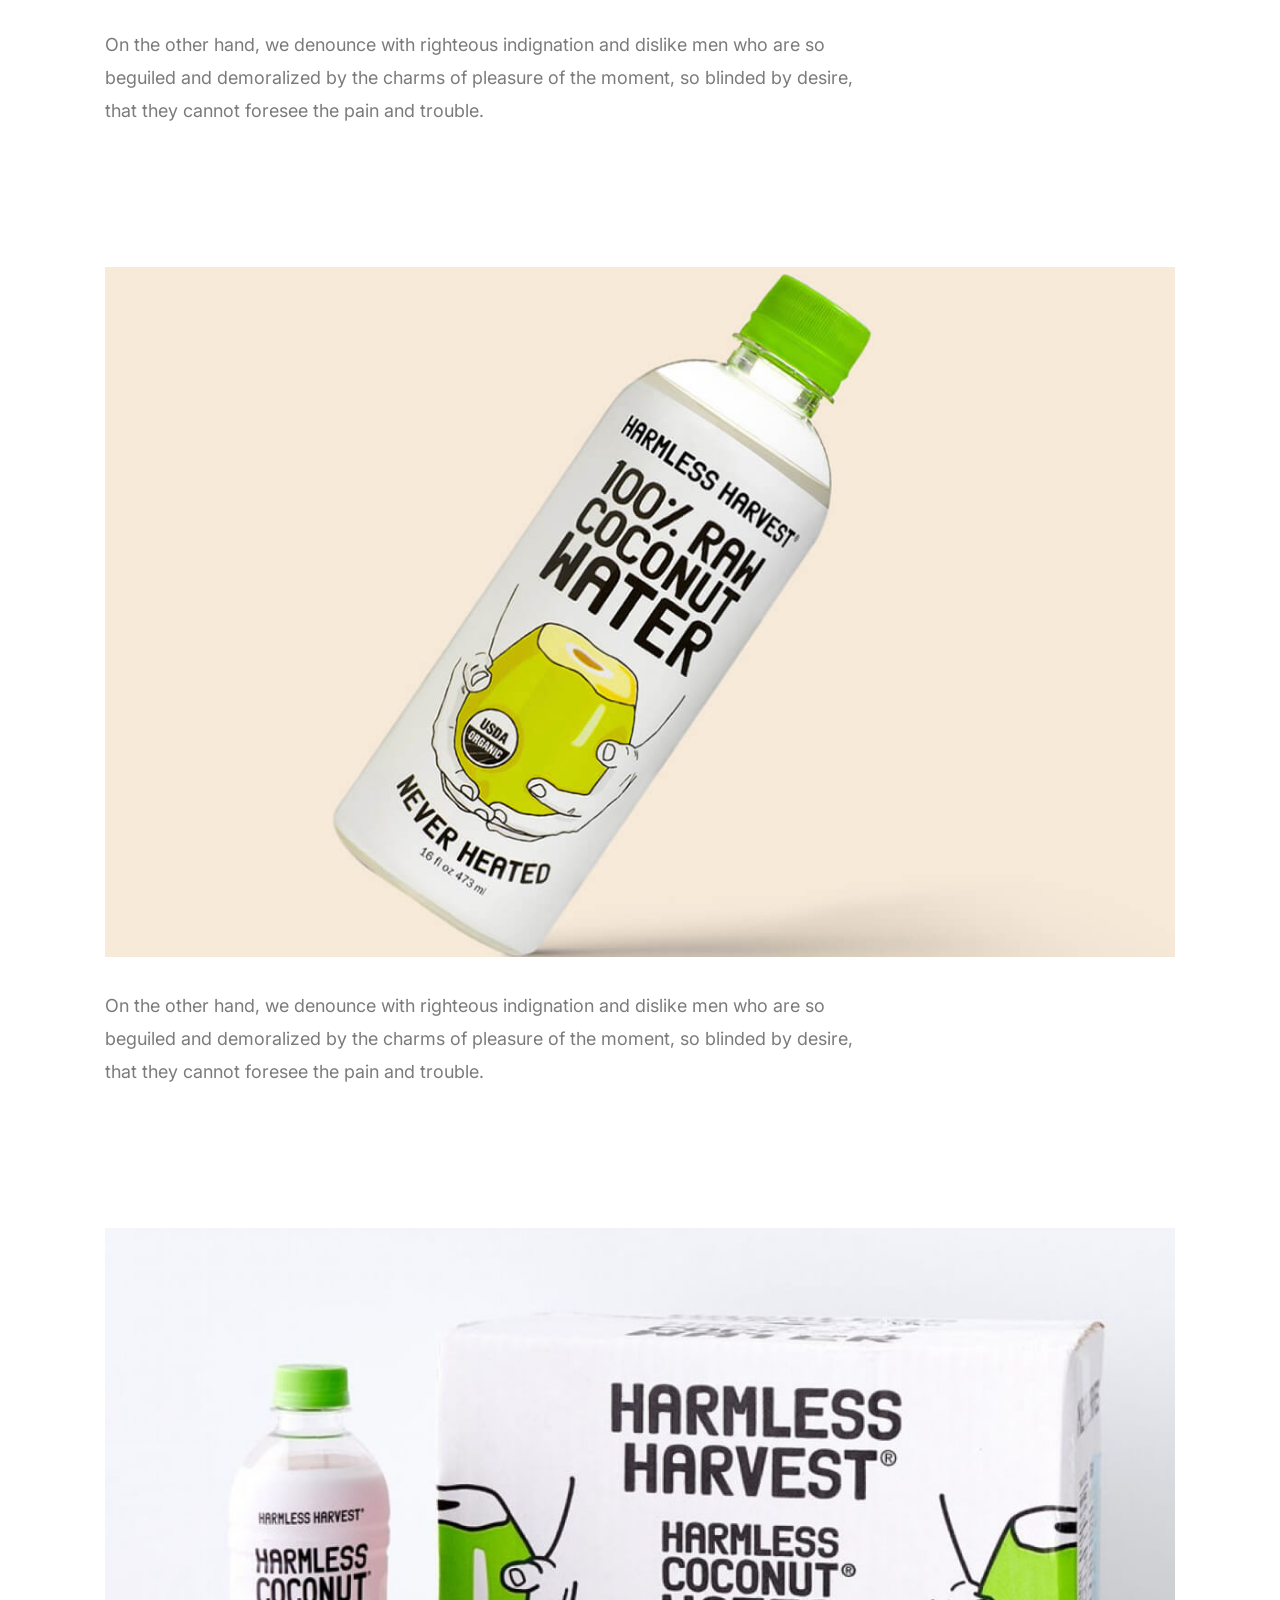
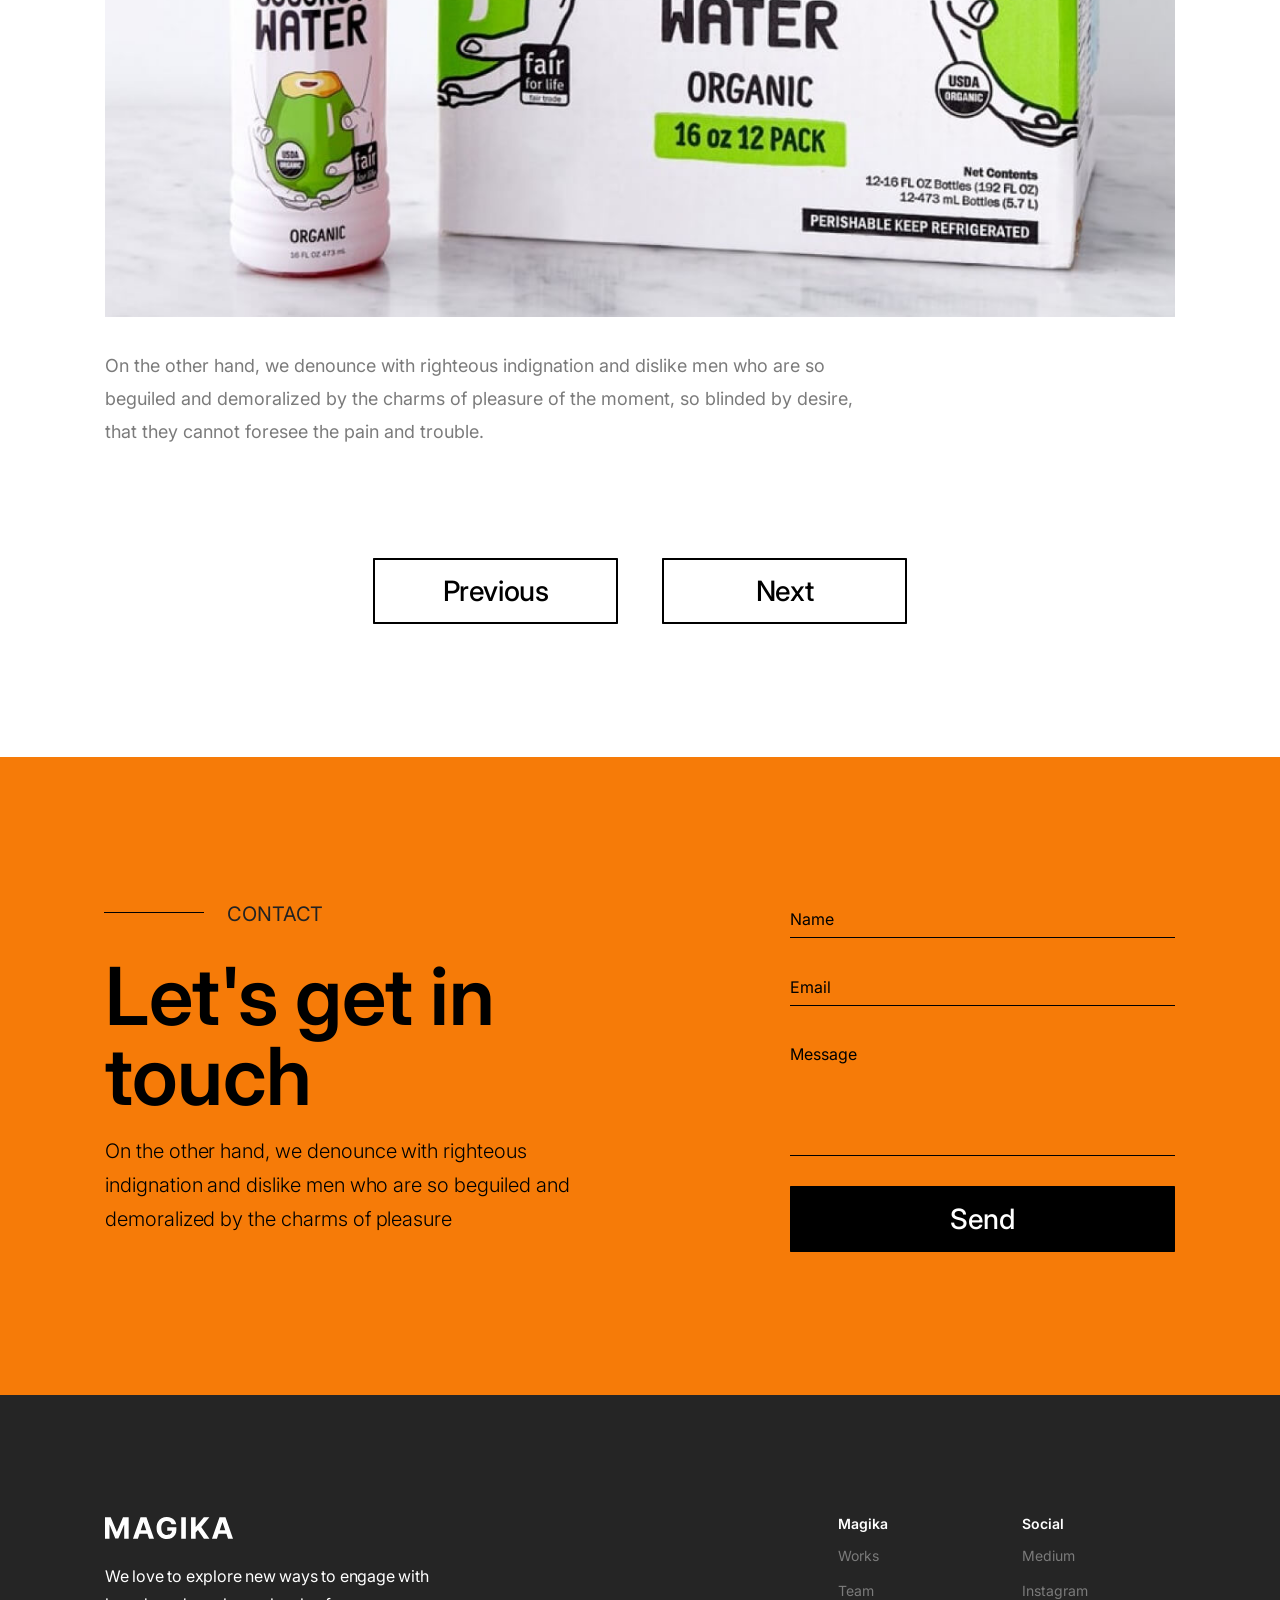
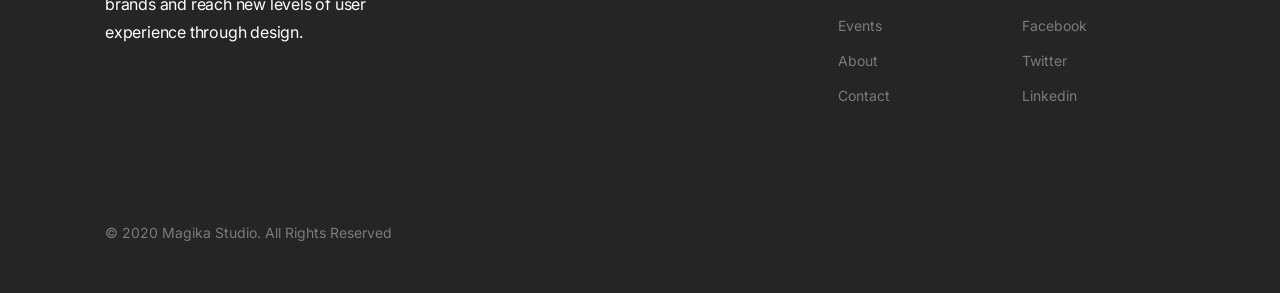
<file: work-detail.html>
<!DOCTYPE html>
<html dir="ltr" lang="en-US">
<head>
<meta charset="UTF-8">
<meta name="description" content="Havoc">
<meta name="keywords" content="Havoc">
<meta name="author" content="Havoc">
<meta name="viewport" content="width=device-width, initial-scale=1, maximum-scale=1">
<title>MAGIKA - Work Detail</title>
<link href="images/icon1.ico" rel="shortcut icon" type="image/x-icon">
<!-- Havoc External CSS -->
<link href="css/bootstrap.min.css" rel="stylesheet" type="text/css">
<link href="css/owl.carousel.css" rel="stylesheet" type="text/css" media="all">
<link href="css/styles.css" rel="stylesheet" type="text/css" media="all">
<link href="css/responsive.css" rel="stylesheet" type="text/css" media="all">
<link href="css/loaders.min.css.html" rel="stylesheet" type="text/css" media="all">
<link href="css/animation.css" rel="stylesheet" type="text/css" media="all">
<link href="https://fonts.googleapis.com/css2?family=Playfair+Display:wght@700&amp;display=swap" rel="stylesheet">
<link href="https://fonts.googleapis.com/css2?family=Inter:wght@100;200;300;400;500;600;700;800;900&amp;display=swap" rel="stylesheet">
</head>
<body>

<!-- Havoc Main -->
<div class="havoc-main">

<!-- Havoc Header -->
<header>
  <div class="container">
    <!-- Havoc Logo -->
    <div class="logo wow fadeInDown" data-wow-duration="2s" data-wow-delay="0.1s"><a href="index.html"><img src="images/icons/logo-black.svg" alt="Havoc Logo"></a></div>    
  </div>
  <!-- Havoc Nav -->
    <nav class="navbar wow fadeInDown" data-wow-duration="2s" data-wow-delay="0.1s">
      <button class="navbar-toggler" type="button" data-toggle="collapse" data-target="#navbarSupportedContent" aria-expanded="false" aria-label="Toggle navigation">
        
      </button>
      <div class="menu-listing">
        <div class="black-bg">
          <ul class="navbar-nav mr-auto">
            <li class="nav-item">
              <a class="nav-link" href="work.html">Works</a>
            </li>
            <li class="nav-item">
              <a class="nav-link" href="about-us.html">About</a>
            </li>
            <li class="nav-item">
              <a class="nav-link" href="events-list.html">Events</a>
            </li>
            <li class="nav-item">
              <a class="nav-link" href="contact.html">Contact</a>
            </li>
            <li class="nav-item">
              <a class="nav-link" href="our-team.html">Team</a>
            </li>
          </ul>
          <div class="socials-link">
            <ul>
              <li><a href="#0"><img src="images/icons/behance.svg" alt="Behance"></a></li>
              <li><a href="#0"><img src="images/icons/dribbble.svg" alt="Dribbble"></a></li>
              <li><a href="#0"><img src="images/icons/twitter.svg" alt="Twitter"></a></li>
            </ul>
          </div>
          <div class="bottom-links">
            <a href="#0">Terms & conditions</a>
            <a href="#0">Privacy Policy</a>
          </div>
        </div>
      </div>
    </nav>
</header>

<!-- Havoc Work Detail -->
<section class="havoc-our-work havoc-work-detail">
  <div class="container">
      <div class="row align-items-center">
        <div class="col-lg-8 col-md-12">
          <div class="havoc-section-title wow fadeInDown" data-wow-duration="2s" data-wow-delay="0.1s">
            <span>WORKS</span>
            <h3>Harmless Coconut Water</h3>
            <p>On the other hand, we denounce with righteous indignation and dislike men who are so beguiled and demoralized by the charms of pleasure of the moment, so blinded by desire, that they cannot the pain and trouble.</p>
          </div>
        </div>       
        <div class="col-lg-4 col-md-12">
          <div class="havoc-work-posted wow fadeInRight" data-wow-duration="2s" data-wow-delay="0.1s">
            <div class="info-list">
              <span>Date:</span><small>November 2012</small>
            </div>
            <div class="info-list">
              <span>Client:</span><small>November 2012</small>
            </div>
            <div class="info-list">
              <span>Category:</span><small>Branding</small>
            </div>
            <div class="socials-link">
              <ul>
                <li><a href="#0"><img src="images/icons/faceook.svg" alt="Facebook"></a></li>
                <li><a href="#0"><img src="images/icons/instagram.svg" alt="Instagram"></a></li>
                <li><a href="#0"><img src="images/icons/twitter.svg" alt="Twitter"></a></li>
              </ul>
            </div>
          </div>
        </div>
      <div class="col-md-12">
        <div class="havoc-full-detail">
          <div class="work-image wow fadeInRight" data-wow-duration="2s" data-wow-delay="0.1s">
            <img src="images/work/work16.jpg" alt="Work">
            <a class="play-icon" href="#0"></a>          
          </div>
          <div class="work-info">
            <p>On the other hand, we denounce with righteous indignation and dislike men who are so beguiled and demoralized by the charms of pleasure of the moment, so blinded by desire, that they cannot foresee the pain and trouble.</p>
          </div>
        </div>
      </div>
      <div class="col-md-12">
        <div class="havoc-full-detail">
          <div class="work-image wow fadeInRight" data-wow-duration="2s" data-wow-delay="0.1s">
            <img src="images/work/work17.jpg" alt="Work">
          </div>
          <div class="work-info">
            <p>On the other hand, we denounce with righteous indignation and dislike men who are so beguiled and demoralized by the charms of pleasure of the moment, so blinded by desire, that they cannot foresee the pain and trouble.</p>
          </div>
        </div>
      </div><div class="col-md-12">
        <div class="havoc-full-detail">
          <div class="work-image wow fadeInRight" data-wow-duration="2s" data-wow-delay="0.1s">
            <img src="images/work/work18.jpg" alt="Work">
          </div>
          <div class="work-info">
            <p>On the other hand, we denounce with righteous indignation and dislike men who are so beguiled and demoralized by the charms of pleasure of the moment, so blinded by desire, that they cannot foresee the pain and trouble.</p>
          </div>
        </div>
      </div><div class="col-md-12">
        <div class="havoc-full-detail">
          <div class="work-image wow fadeInRight" data-wow-duration="2s" data-wow-delay="0.1s">
            <img src="images/work/work19.jpg" alt="Work">
          </div>
          <div class="work-info">
            <p>On the other hand, we denounce with righteous indignation and dislike men who are so beguiled and demoralized by the charms of pleasure of the moment, so blinded by desire, that they cannot foresee the pain and trouble.</p>
          </div>
        </div>
      </div><div class="col-md-12">
        <div class="havoc-full-detail">
          <div class="work-image wow fadeInRight" data-wow-duration="2s" data-wow-delay="0.1s">
            <img src="images/work/work20.jpg" alt="Work">
          </div>
          <div class="work-info">
            <p>On the other hand, we denounce with righteous indignation and dislike men who are so beguiled and demoralized by the charms of pleasure of the moment, so blinded by desire, that they cannot foresee the pain and trouble.</p>
          </div>
        </div>
      </div>
      <div class="col-md-12">
        <div class="btn-wrap wow fadeInUp" data-wow-duration="2s" data-wow-delay="0.1s">
          <a class="btn border-btn" href="#0">Previous</a>
          <a class="btn border-btn" href="#0">Next</a>
        </div>
      </div>         
    </div>
  </div>
</section>

<!-- Havoc Get Touch -->
<section class="havoc-get-touch">
  <div class="container">
    <div class="row">
      <div class="col-md-6 wow fadeInLeft" data-wow-duration="2s" data-wow-delay="0.1s">
        <div class="havoc-section-title">
          <span>CONTACT</span>
          <h3>Let's get in <br>touch</h3>
        </div>
        <p>On the other hand, we denounce with righteous indignation and dislike men who are so beguiled and demoralized by the charms of pleasure</p>
      </div>
      <div class="col-md-6 wow fadeInRight" data-wow-duration="2s" data-wow-delay="0.1s">
        <form>
          <div class="form-group">
            <input type="text" class="form-control" placeholder="Name">
          </div>
          <div class="form-group">
            <input type="email" class="form-control" placeholder="Email">
          </div>
          <div class="form-group">
            <textarea class="form-control" placeholder="Message"></textarea>
          </div>
          <button type="submit" class="btn black-btn">Send</button>
        </form>
      </div>
    </div>
  </div>
</section>

<!-- Havoc Footer -->
<footer>
  <div class="container">
    <div class="row justify-content-between">
      <div class="col-md-8">
        <!-- Havoc Logo -->
        <div class="logo"><a href="#0"><img src="images/icons/logo-white.svg" alt="Magika Studio"></a></div> 
        <p>We love to explore new ways to engage with <br>brands and reach new levels of user <br>experience through design.</p>
      </div>
      <div class="col-md-2 footer-menu">
        <h6>Magika</h6>
        <ul>
          <li><a href="#0">Works</a></li>
          <li><a href="#0">Team</a></li>
          <li><a href="#0">Events</a></li>
          <li><a href="#0">About</a></li>
          <li><a href="#0">Contact</a></li>
        </ul>
      </div>
      <div class="col-md-2 footer-menu">
        <h6>Social</h6>
        <ul>
          <li><a href="#0">Medium</a></li>
          <li><a href="#0">Instagram</a></li>
          <li><a href="#0">Facebook</a></li>
          <li><a href="#0">Twitter</a></li>
          <li><a href="#0">Linkedin</a></li>
        </ul>
      </div>
    </div>
    <div class="havoc-copyright">&copy; 2020 Magika Studio. All Rights Reserved</div>
  </div>
</footer>

<!-- Havoc Back Top -->
<div class="havoc-back-top">
  <div class="container">
    <a href="javascript:void(0);"><img src="images/icons/up-arrow.svg" alt="Back Top"></a>
  </div>
</div>

<!-- Havoc Preloader -->
<div class="havoc-preloader">
  <div class="loader-wrap">
    <div class="loader">
      <div class="loader-inner ball-pulse-sync">
        <div></div>
        <div></div>
        <div></div>
      </div>
    </div>
  </div>
</div>

</div>

  <!-- Havoc Scripts -->
  <script src="js/jquery.min.js"></script>
  <script src="js/bootstrap.min.js"></script>
  <script src="js/html5.min.js"></script>
  <script src="js/placeholders.min.js"></script>
  <script src="js/respond.min.js"></script>
  <script src="js/plugins.js"></script>
  <script src="js/scripts.js"></script>

</body>
</html>
</file>
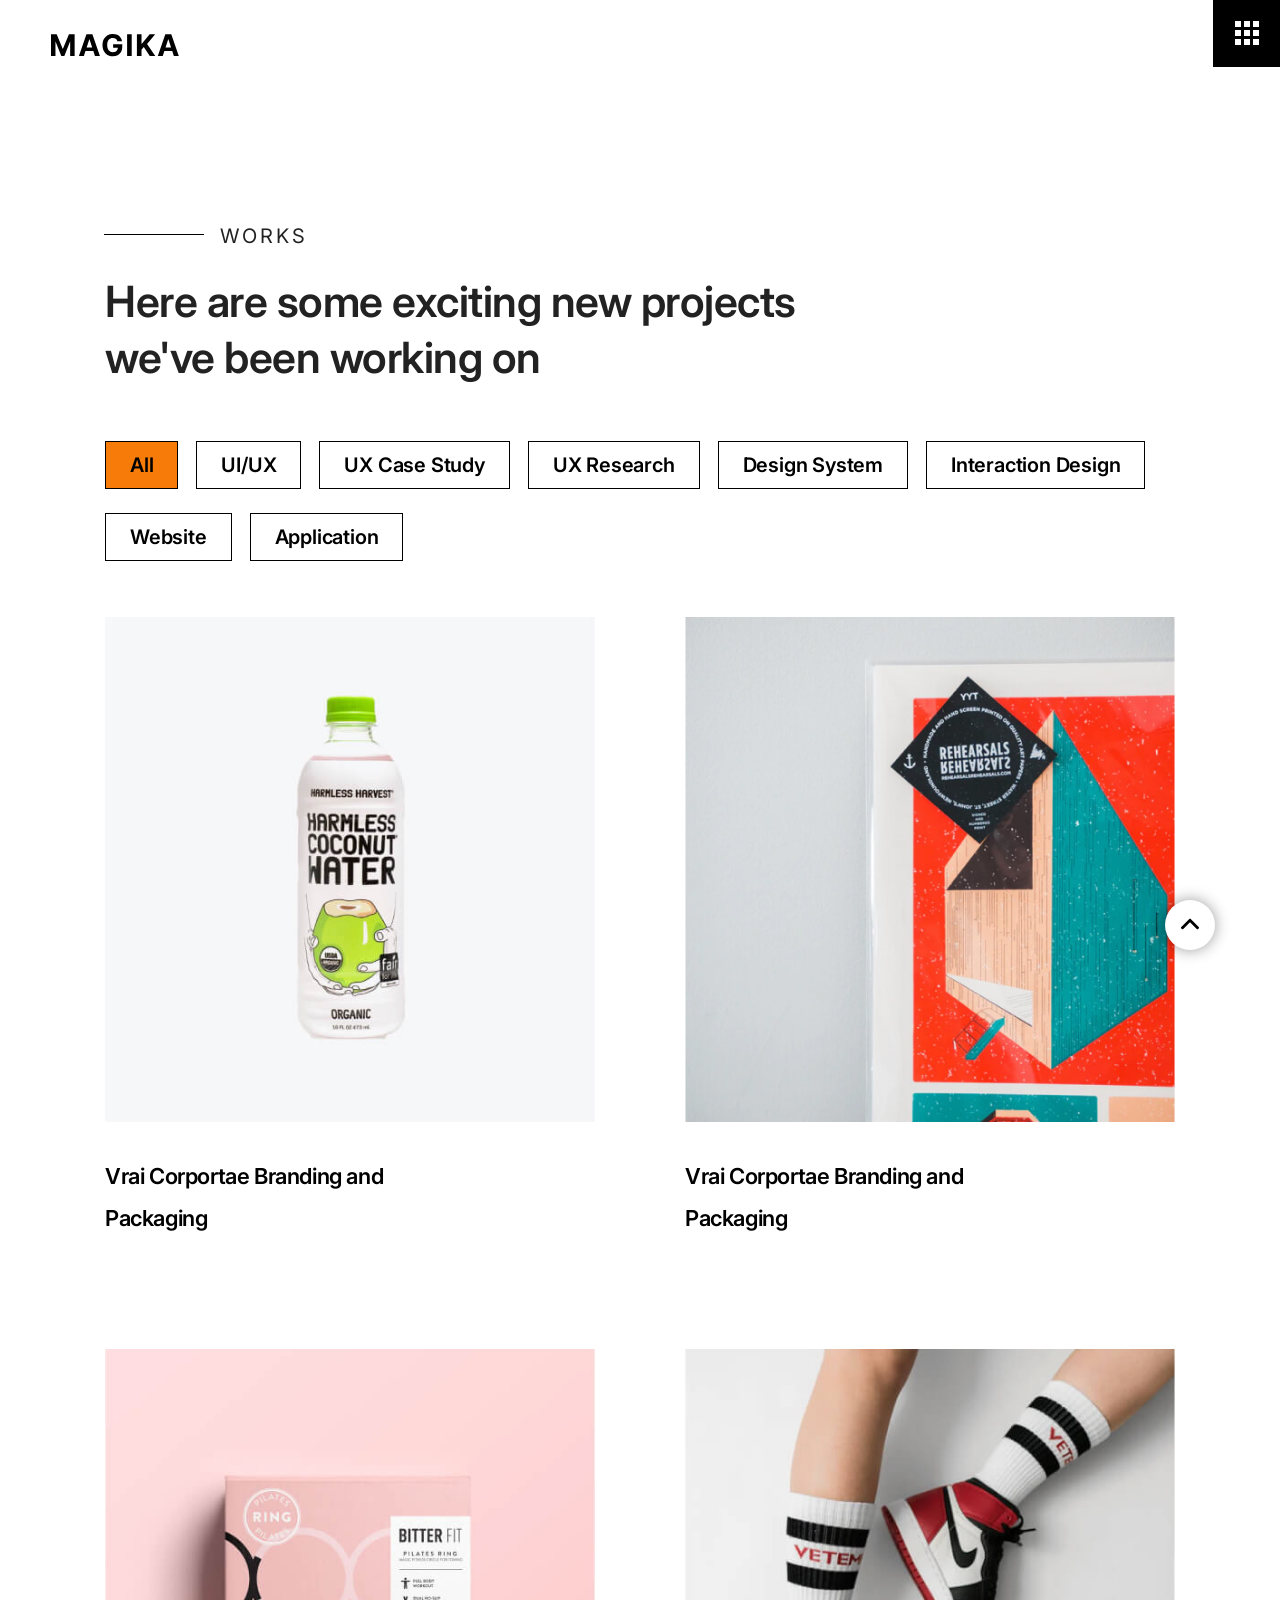
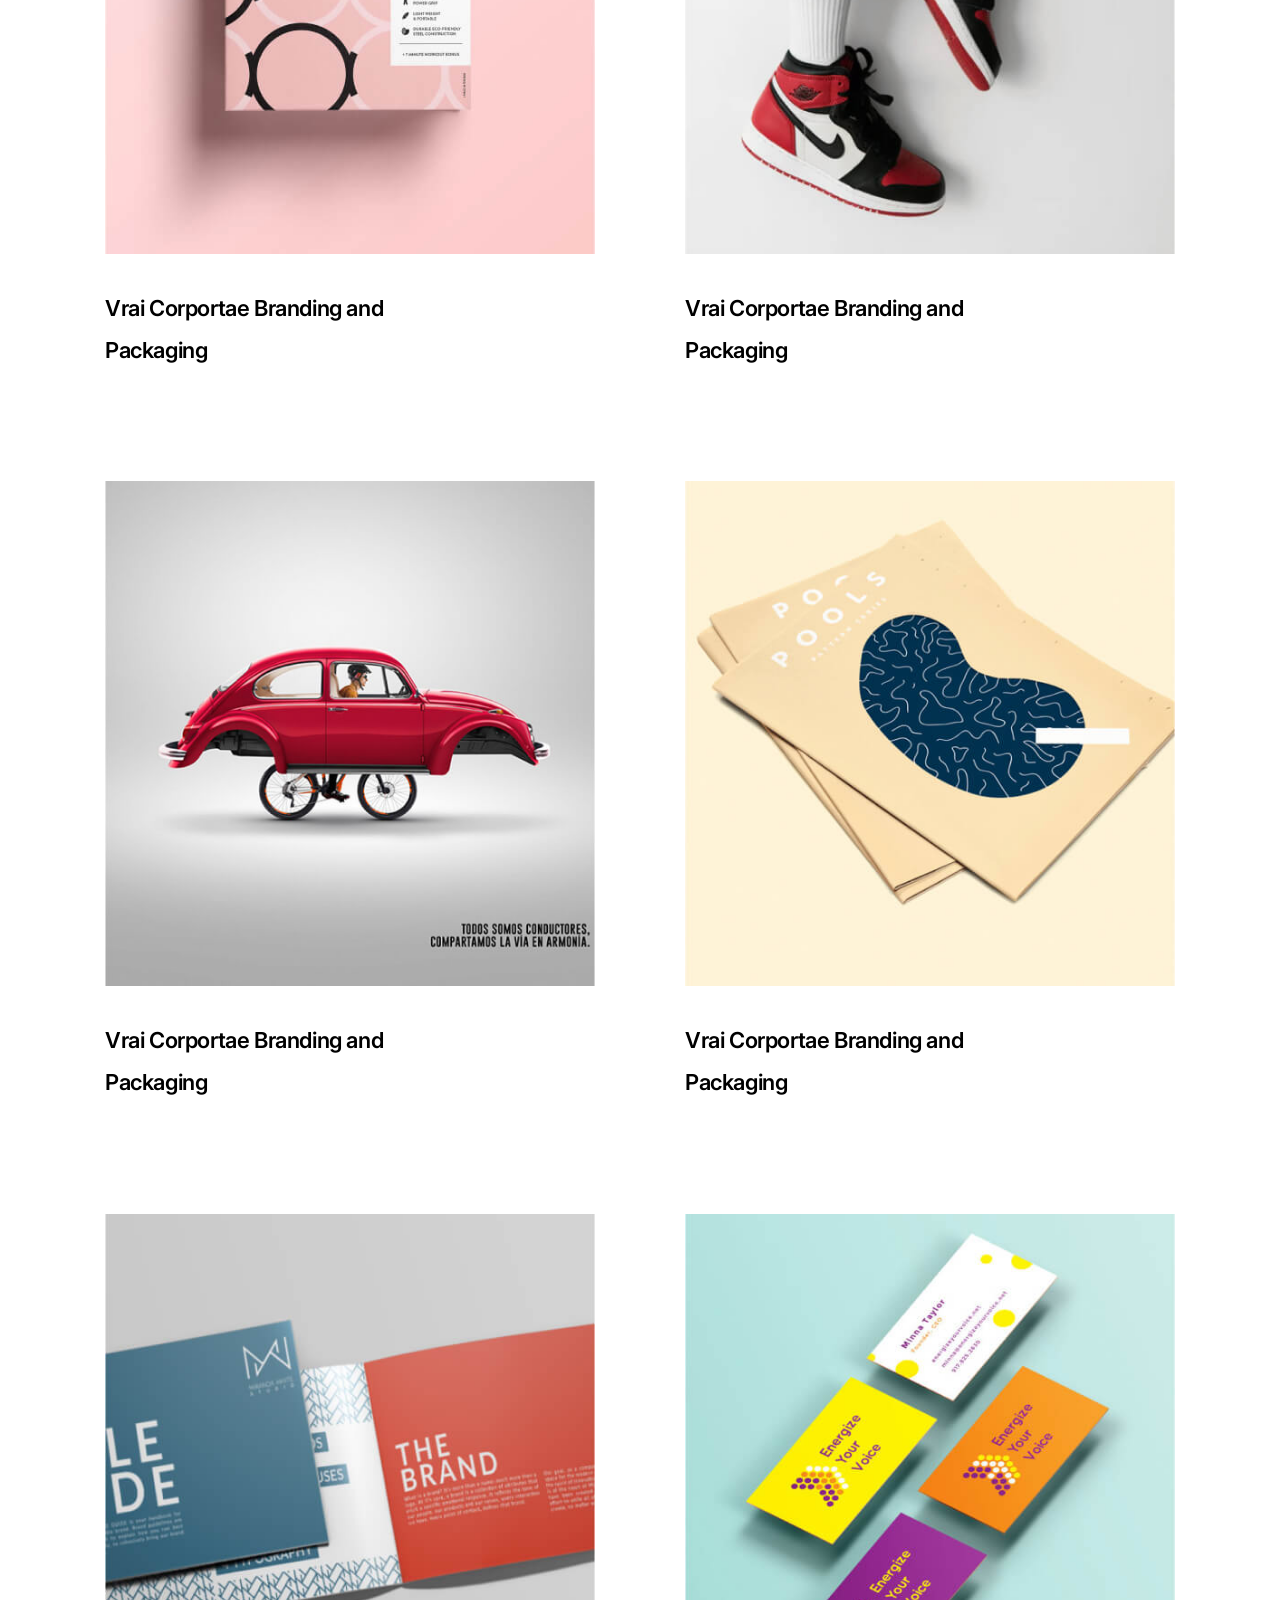
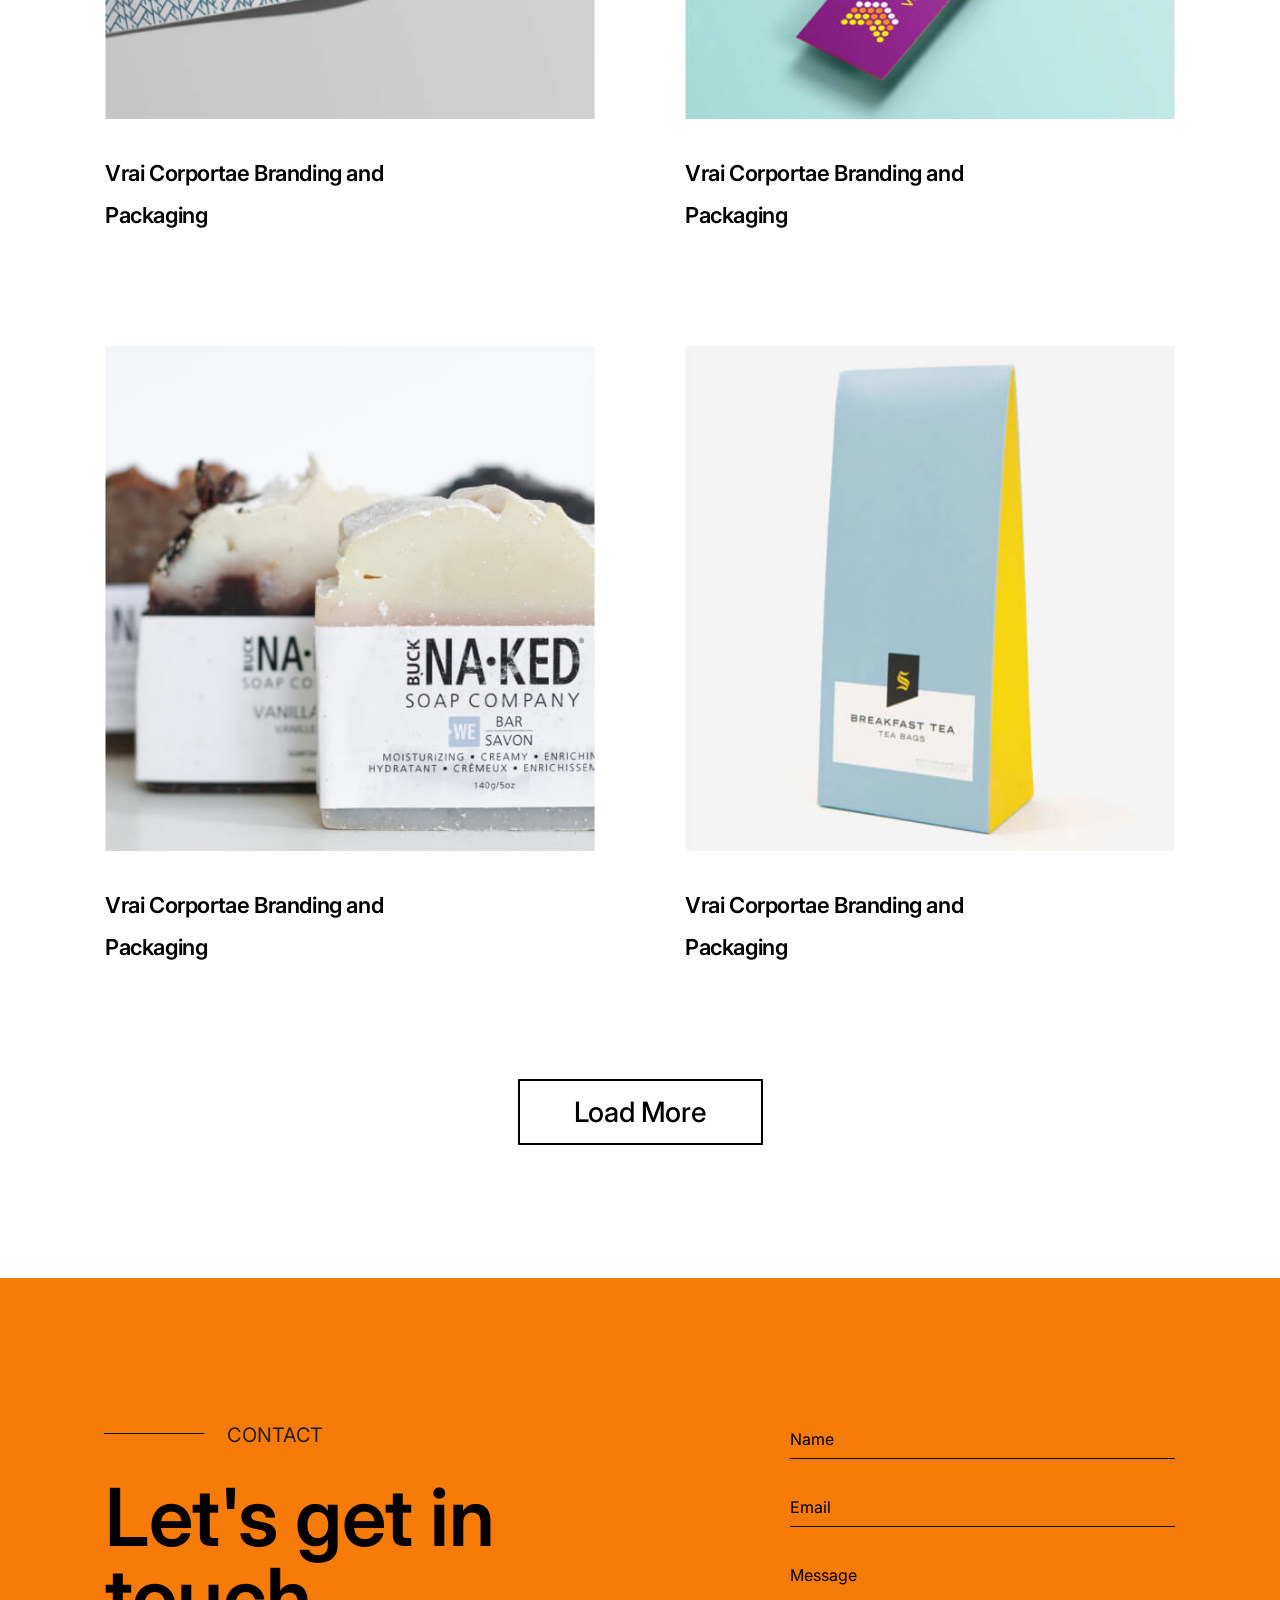
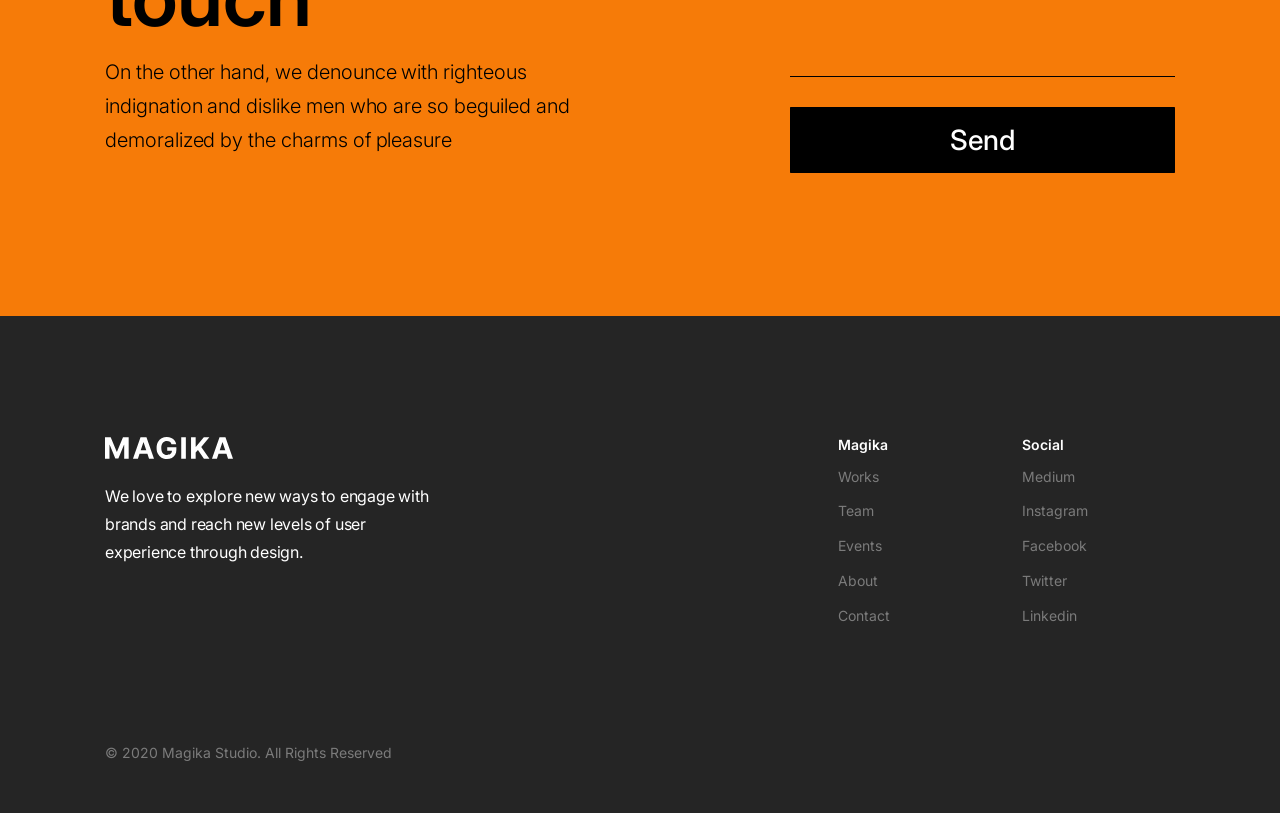
<file: work.html>
<!DOCTYPE html>
<html dir="ltr" lang="en-US">
<head>
<meta charset="UTF-8">
<meta name="description" content="Havoc">
<meta name="keywords" content="Havoc">
<meta name="author" content="Havoc">
<meta name="viewport" content="width=device-width, initial-scale=1, maximum-scale=1">
<title>MAGIKA - Work</title>
<link href="images/icon1.ico" rel="shortcut icon" type="image/x-icon">
<!-- Havoc External CSS -->
<link href="css/bootstrap.min.css" rel="stylesheet" type="text/css">
<link href="css/owl.carousel.css" rel="stylesheet" type="text/css" media="all">
<link href="css/styles.css" rel="stylesheet" type="text/css" media="all">
<link href="css/responsive.css" rel="stylesheet" type="text/css" media="all">
<link href="css/loaders.min.css.html" rel="stylesheet" type="text/css" media="all">
<link href="css/animation.css" rel="stylesheet" type="text/css" media="all">
<link href="https://fonts.googleapis.com/css2?family=Playfair+Display:wght@700&amp;display=swap" rel="stylesheet">
<link href="https://fonts.googleapis.com/css2?family=Inter:wght@100;200;300;400;500;600;700;800;900&amp;display=swap" rel="stylesheet">
</head>
<body>

<!-- Havoc Main -->
<div class="havoc-main">

<!-- Havoc Header -->
<header>
  <div class="container">
    <!-- Havoc Logo -->
    <div class="logo wow fadeInDown" data-wow-duration="2s" data-wow-delay="0.1s"><a href="index.html"><img src="images/icons/logo-black.svg" alt="Havoc Logo"></a></div>    
  </div>
  <!-- Havoc Nav -->
    <nav class="navbar wow fadeInDown" data-wow-duration="2s" data-wow-delay="0.1s">
      <button class="navbar-toggler" type="button" data-toggle="collapse" data-target="#navbarSupportedContent" aria-expanded="false" aria-label="Toggle navigation">
        
      </button>
      <div class="menu-listing">
        <div class="black-bg">
          <ul class="navbar-nav mr-auto">
            <li class="nav-item current-menu-item">
              <a class="nav-link" href="work.html">Works</a>
            </li>
            <li class="nav-item">
              <a class="nav-link" href="about-us.html">About</a>
            </li>
            <li class="nav-item">
              <a class="nav-link" href="events-list.html">Events</a>
            </li>
            <li class="nav-item">
              <a class="nav-link" href="contact.html">Contact</a>
            </li>
            <li class="nav-item">
              <a class="nav-link" href="our-team.html">Team</a>
            </li>
          </ul>
          <div class="socials-link">
            <ul>
              <li><a href="#0"><img src="images/icons/behance.svg" alt="Behance"></a></li>
              <li><a href="#0"><img src="images/icons/dribbble.svg" alt="Dribbble"></a></li>
              <li><a href="#0"><img src="images/icons/twitter.svg" alt="Twitter"></a></li>
            </ul>
          </div>
          <div class="bottom-links">
            <a href="#0">Terms & conditions</a>
            <a href="#0">Privacy Policy</a>
          </div>
        </div>
      </div>
    </nav>
</header>

<!-- Havoc Our Work -->
<section class="havoc-our-work havoc-work-page">
  <div class="container">
    <div class="havoc-section-title wow fadeInDown" data-wow-duration="2s" data-wow-delay="0.1s">
      <span>WORKS</span>
      <h3>Here are some exciting new projects<br> we've been working on</h3>
    </div>
    <div class="havoc-work-listing">
      <div class="masonry-filters">
        <span>All</span>
        <ul>
          <li><a href="javascript:void(0);" data-filter="*" class="active">All</a></li>
          <li><a href="javascript:void(0);" data-filter=".branding">UI/UX</a></li>
          <li><a href="javascript:void(0);" data-filter=".packaging">UX Case Study</a></li>
          <li><a href="javascript:void(0);" data-filter=".marketing">UX Research</a></li>
          <li><a href="javascript:void(0);" data-filter=".uiux">Design System</a></li>
          <li><a href="javascript:void(0);" data-filter=".video">Interaction Design</a></li>
          <li><a href="javascript:void(0);" data-filter=".radio">Website</a></li>
          <li><a href="javascript:void(0);" data-filter=".commercials">Application</a></li>
        </ul>
      </div>
      <div class="masonry work-small-thumb">
        <div class="masonry-item branding radio default-masonry-item" data-category="branding">
          <div class="work-image"><a href="work-detail.html"><img src="images/work/work6.jpg" alt="WORKS"></a></div>
          <div class="work-info"><h4><a href="work-detail.html">Vrai Corportae Branding and<br> Packaging</a></h4></div>
        </div>
        <div class="masonry-item uiux" data-category="uiux">
          <div class="work-image"><a href="work-detail.html"><img src="images/work/work7.jpg" alt="WORKS"></a></div>
          <div class="work-info"><h4><a href="work-detail.html">Vrai Corportae Branding and<br> Packaging</a></h4></div>
        </div>
        <div class="masonry-item packaging commercials default-masonry-item" data-category="packaging">
          <div class="work-image"><a href="work-detail.html"><img src="images/work/work8.jpg" alt="WORKS"></a></div>
          <div class="work-info"><h4><a href="work-detail.html">Vrai Corportae Branding and<br> Packaging</a></h4></div>
        </div>
        <div class="masonry-item marketing video default-masonry-item" data-category="video">
          <div class="work-image"><a href="work-detail.html"><img src="images/work/work9.jpg" alt="WORKS"></a></div>
          <div class="work-info"><h4><a href="work-detail.html">Vrai Corportae Branding and<br> Packaging</a></h4></div>
        </div>
        <div class="masonry-item radio default-masonry-item" data-category="branding">
          <div class="work-image"><a href="work-detail.html"><img src="images/work/work10.jpg" alt="WORKS"></a></div>
          <div class="work-info"><h4><a href="work-detail.html">Vrai Corportae Branding and<br> Packaging</a></h4></div>
        </div>
        <div class="masonry-item branding packaging" data-category="packaging">
          <div class="work-image"><a href="work-detail.html"><img src="images/work/work11.jpg" alt="WORKS"></a></div>
          <div class="work-info"><h4><a href="work-detail.html">Vrai Corportae Branding and<br> Packaging</a></h4></div>
        </div>
        <div class="masonry-item branding marketing uiux radio commercials" data-category="uiux">
          <div class="work-image"><a href="work-detail.html"><img src="images/work/work12.jpg" alt="WORKS"></a></div>
          <div class="work-info"><h4><a href="work-detail.html">Vrai Corportae Branding and<br> Packaging</a></h4></div>
        </div>
        <div class="masonry-item branding marketing packaging video" data-category="packaging">
          <div class="work-image"><a href="work-detail.html"><img src="images/work/work13.jpg" alt="WORKS"></a></div>
          <div class="work-info"><h4><a href="work-detail.html">Vrai Corportae Branding and<br> Packaging</a></h4></div>
        </div>
        <div class="masonry-item branding uiux video commercials" data-category="uiux">
          <div class="work-image"><a href="work-detail.html"><img src="images/work/work14.jpg" alt="WORKS"></a></div>
          <div class="work-info"><h4><a href="work-detail.html">Vrai Corportae Branding and<br> Packaging</a></h4></div>
        </div>
        <div class="masonry-item branding marketing video radio" data-category="branding">
         <div class="work-image"><a href="work-detail.html"><img src="images/work/work15.jpg" alt="WORKS"></a></div>
          <div class="work-info"><h4><a href="work-detail.html">Vrai Corportae Branding and<br> Packaging</a></h4></div>
        </div>
      </div>
    </div>
    <div class="btn-wrap">
      <a class="btn border-btn" href="#0">Load More</a>
    </div>
  </div>
</section>

<!-- Havoc Get Touch -->
<section class="havoc-get-touch">
  <div class="container">
    <div class="row">
      <div class="col-md-6 wow fadeInLeft" data-wow-duration="2s" data-wow-delay="0.1s">
        <div class="havoc-section-title">
          <span>CONTACT</span>
          <h3>Let's get in <br>touch</h3>
        </div>
        <p>On the other hand, we denounce with righteous indignation and dislike men who are so beguiled and demoralized by the charms of pleasure</p>
      </div>
      <div class="col-md-6 wow fadeInRight" data-wow-duration="2s" data-wow-delay="0.1s">
        <form>
          <div class="form-group">
            <input type="text" class="form-control" placeholder="Name">
          </div>
          <div class="form-group">
            <input type="email" class="form-control" placeholder="Email">
          </div>
          <div class="form-group">
            <textarea class="form-control" placeholder="Message"></textarea>
          </div>
          <button type="submit" class="btn black-btn">Send</button>
        </form>
      </div>
    </div>
  </div>
</section>

<!-- Havoc Footer -->
<footer>
  <div class="container">
    <div class="row justify-content-between">
      <div class="col-md-8">
        <!-- Havoc Logo -->
        <div class="logo"><a href="#0"><img src="images/icons/logo-white.svg" alt="Magika Studio"></a></div> 
        <p>We love to explore new ways to engage with <br>brands and reach new levels of user <br>experience through design.</p>
      </div>
      <div class="col-md-2 footer-menu">
        <h6>Magika</h6>
        <ul>
          <li><a href="#0">Works</a></li>
          <li><a href="#0">Team</a></li>
          <li><a href="#0">Events</a></li>
          <li><a href="#0">About</a></li>
          <li><a href="#0">Contact</a></li>
        </ul>
      </div>
      <div class="col-md-2 footer-menu">
        <h6>Social</h6>
        <ul>
          <li><a href="#0">Medium</a></li>
          <li><a href="#0">Instagram</a></li>
          <li><a href="#0">Facebook</a></li>
          <li><a href="#0">Twitter</a></li>
          <li><a href="#0">Linkedin</a></li>
        </ul>
      </div>
    </div>
    <div class="havoc-copyright">&copy; 2020 Magika Studio. All Rights Reserved</div>
  </div>
</footer>

<!-- Havoc Back Top -->
<div class="havoc-back-top">
  <div class="container">
    <a href="javascript:void(0);"><img src="images/icons/up-arrow.svg" alt="Back Top"></a>
  </div>
</div>

<!-- Havoc Preloader -->
<div class="havoc-preloader">
  <div class="loader-wrap">
    <div class="loader">
      <div class="loader-inner ball-pulse-sync">
        <div></div>
        <div></div>
        <div></div>
      </div>
    </div>
  </div>
</div>

</div>

  <!-- Havoc Scripts -->
  <script src="js/jquery.min.js"></script>
  <script src="js/bootstrap.min.js"></script>
  <script src="js/html5.min.js"></script>
  <script src="js/placeholders.min.js"></script>
  <script src="js/respond.min.js"></script>
  <script src="js/plugins.js"></script>
  <script src="js/scripts.js"></script>
  <script type="text/javascript">
      //Aimation Script
  AOS.init({
     easing: 'ease-out-back',
     duration: 800,
     delay: 300,
     once: true,
  });
  </script>

</body>
</html>
</file>
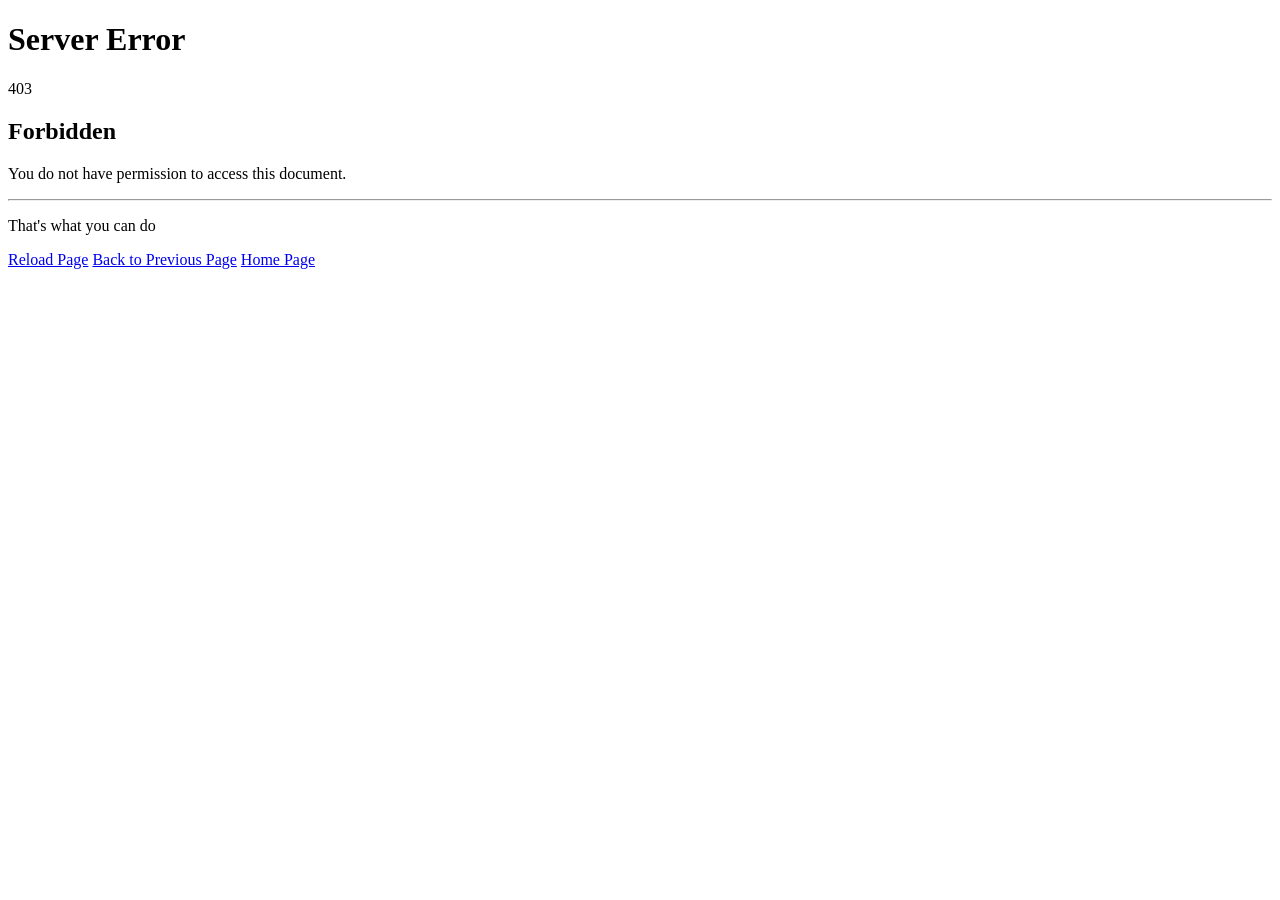
<file: css/loaders.min.css.html>
<!DOCTYPE html>
<html lang="en">
<head>
  <meta charset="utf-8">
  <meta http-equiv="x-ua-compatible" content="ie=edge">
  <meta name="viewport" content="width=device-width, initial-scale=1, shrink-to-fit=no">
  <title>403 Forbidden</title>
  <link rel="stylesheet" href="https://fabrx.co/error_docs/styles.css">
</head>
<body>
<div class="page">
  <div class="main">
    <h1>Server Error</h1>
    <div class="error-code">403</div>
    <h2>Forbidden</h2>
    <p class="lead">You do not have permission to access this document.</p>
    <hr/>
    <p>That's what you can do</p>
    <div class="help-actions">
      <a href="javascript:location.reload();">Reload Page</a>
      <a href="javascript:history.back();">Back to Previous Page</a>
      <a href="../../../index.html">Home Page</a>
    </div>
  </div>
</div>
</body>
</html>
</file>
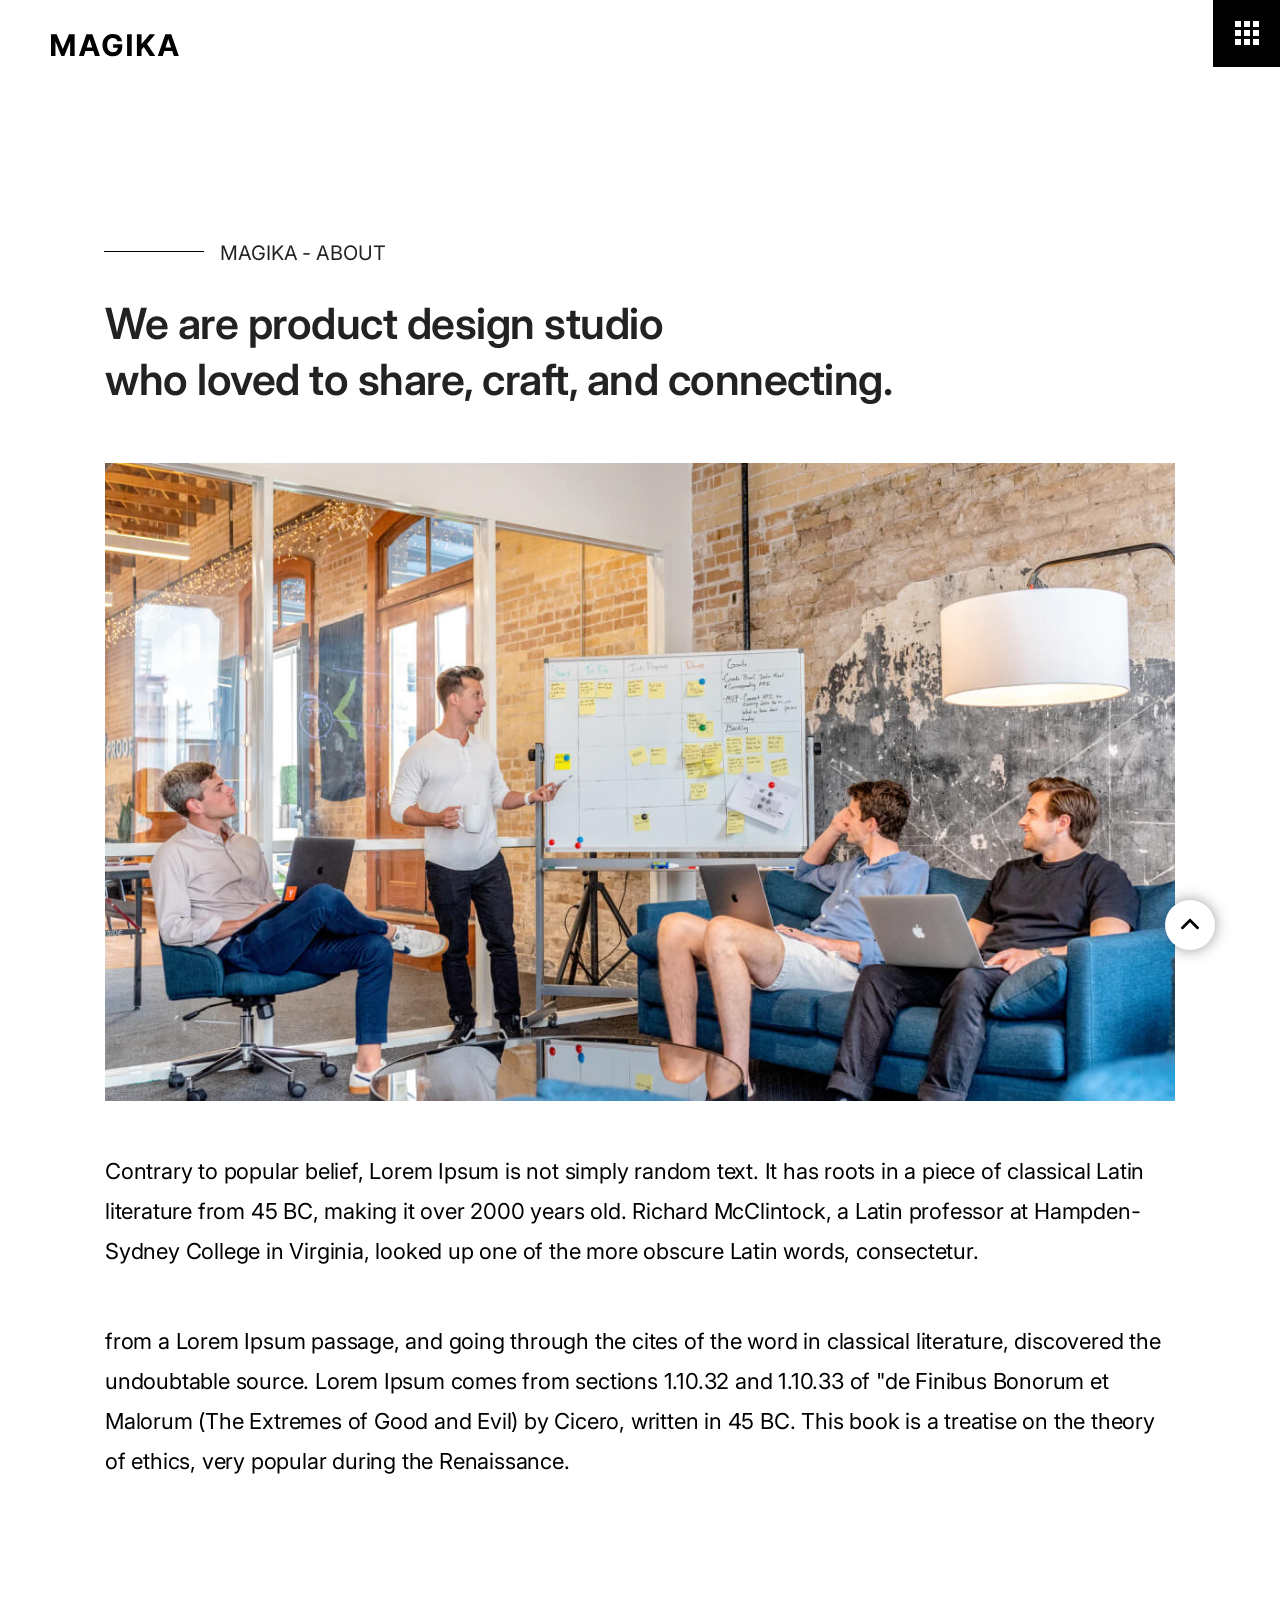
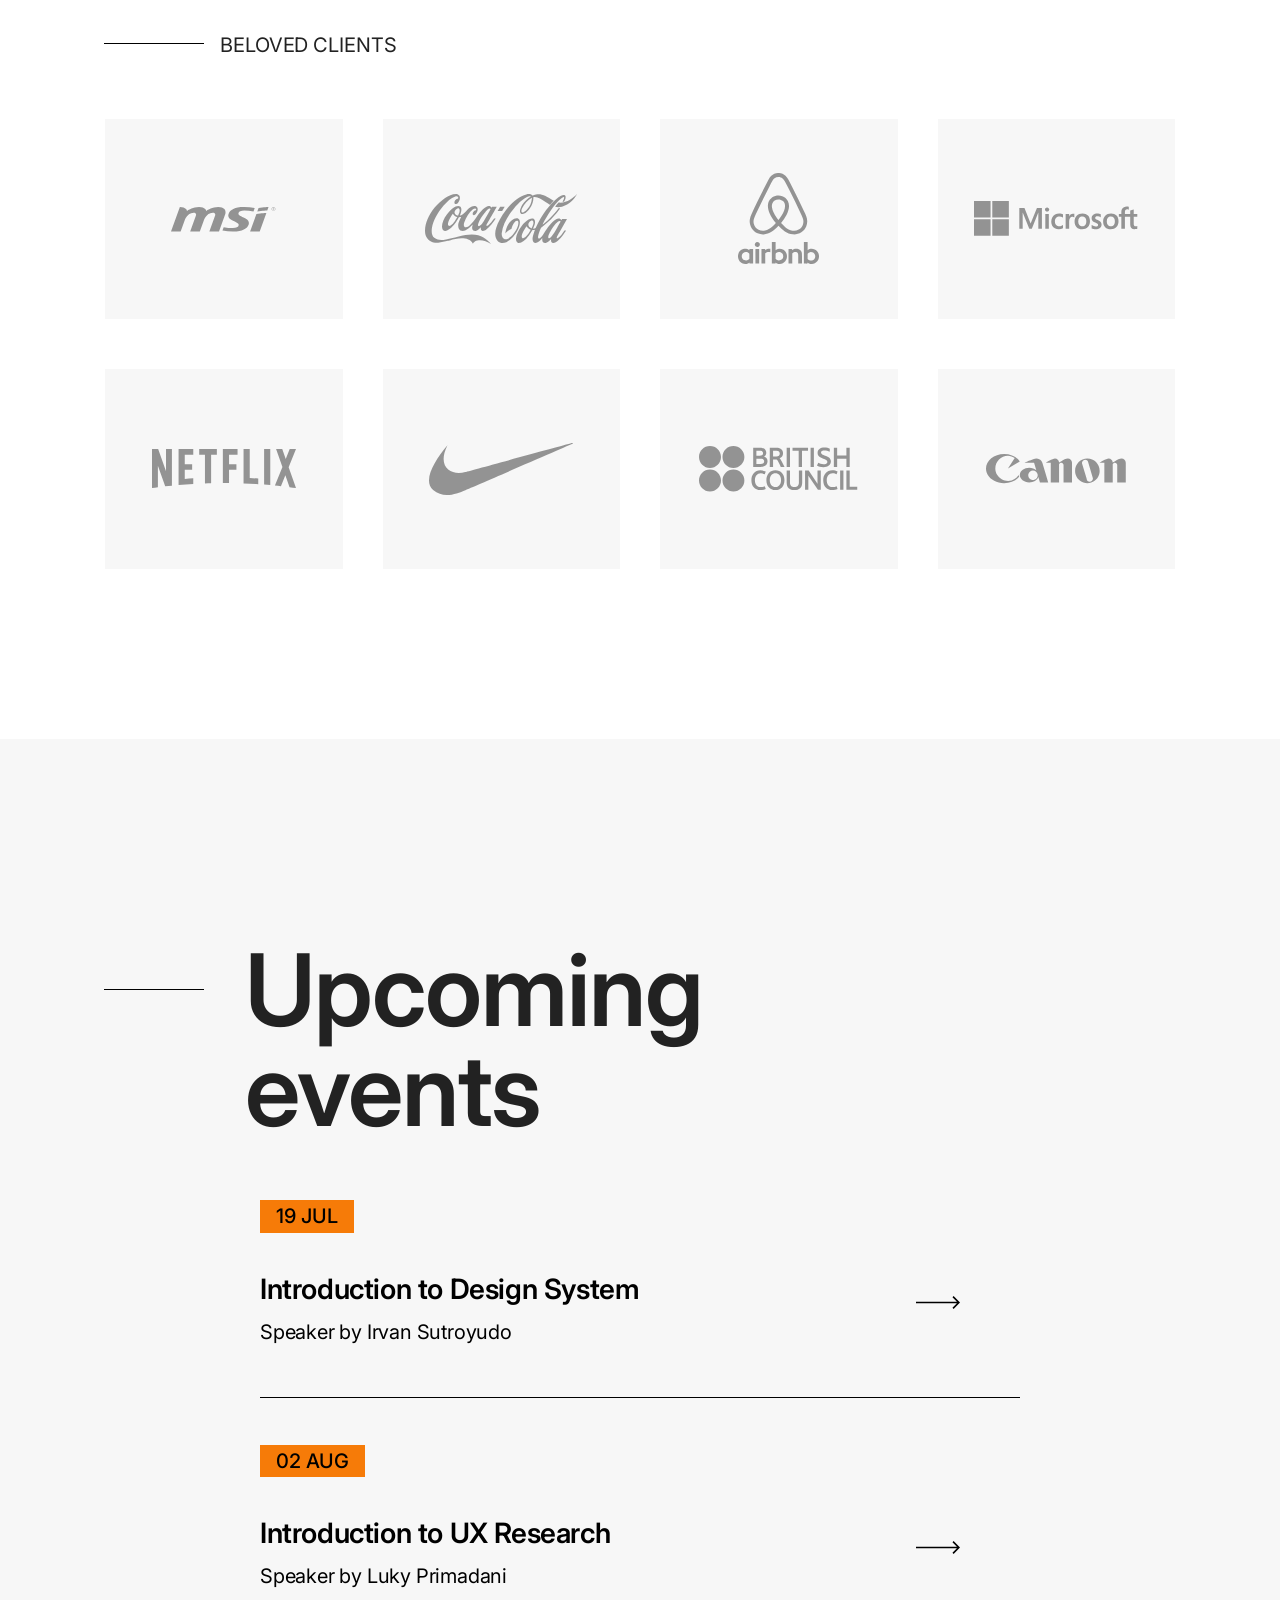
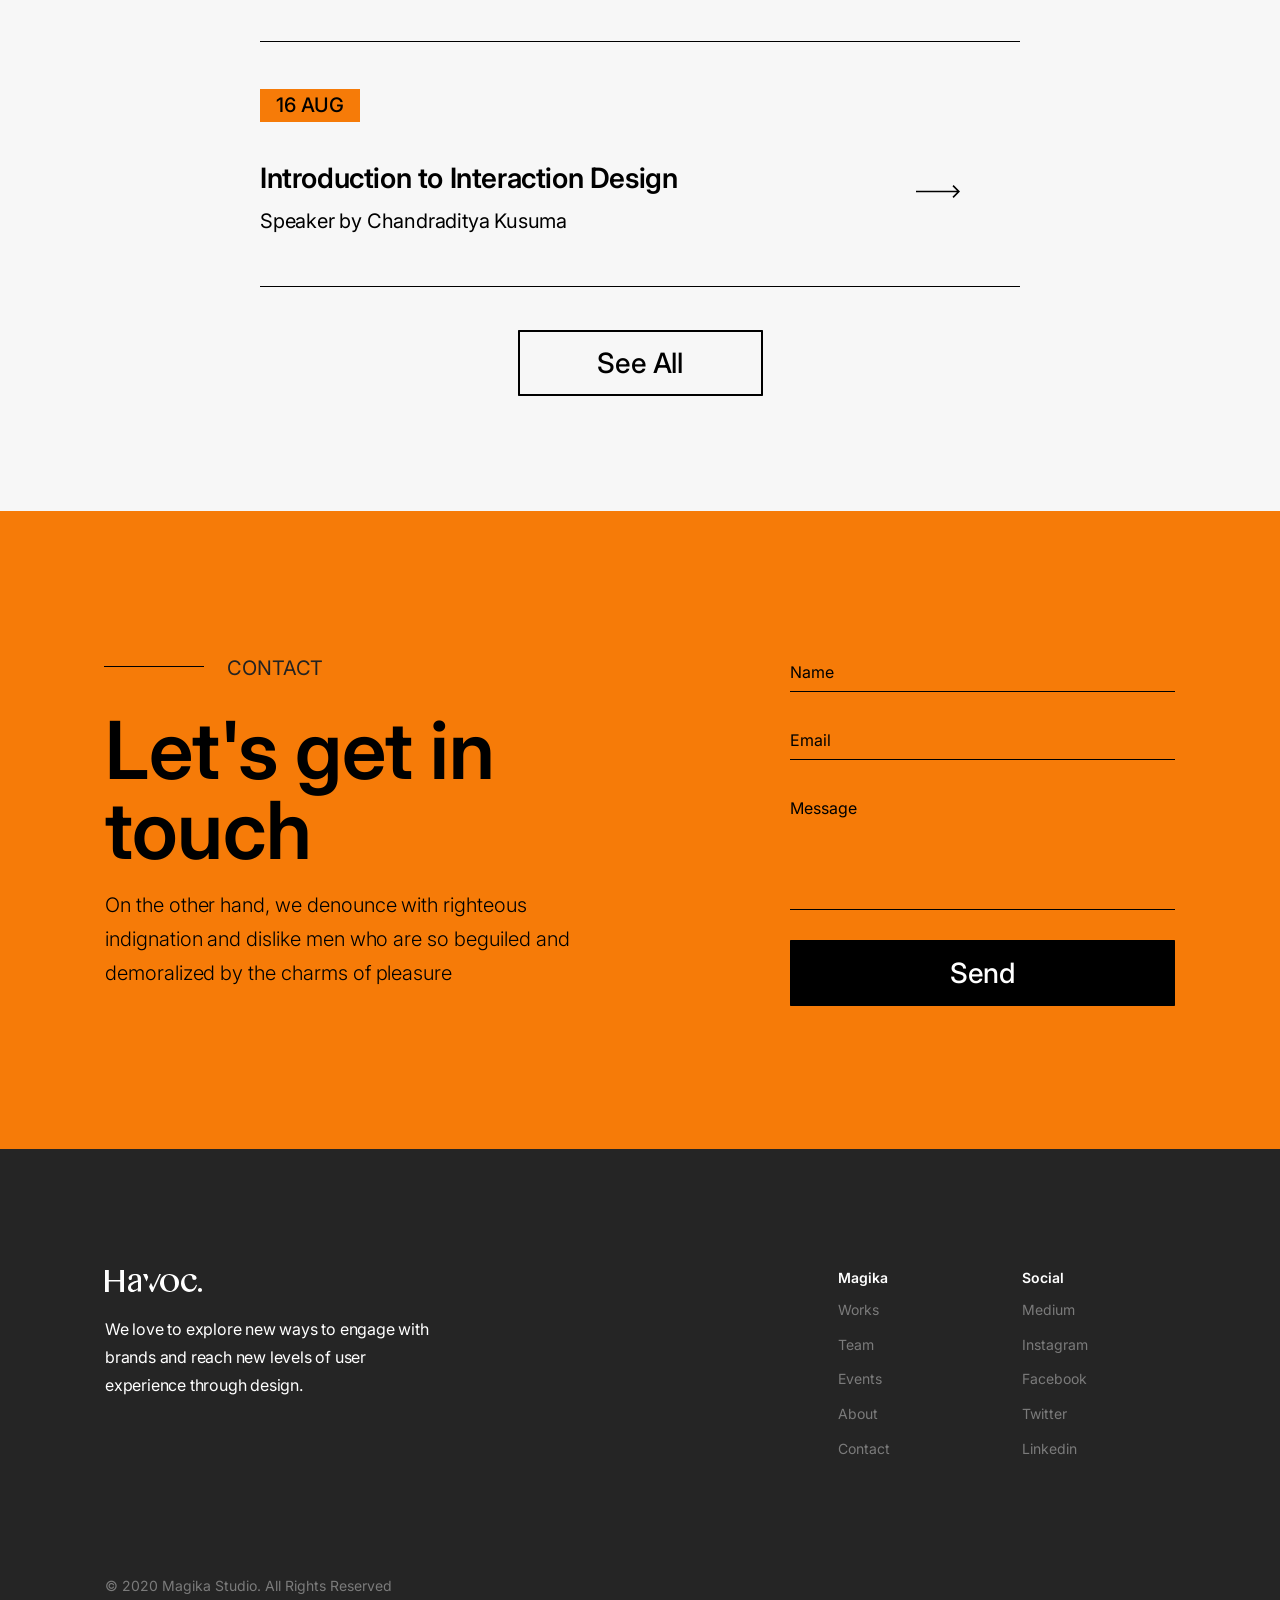
<file: havoc/about-us.html>
<!DOCTYPE html>
<html dir="ltr" lang="en-US">
<head>
<meta charset="UTF-8">
<meta name="description" content="Havoc">
<meta name="keywords" content="Havoc">
<meta name="author" content="Havoc">
<meta name="viewport" content="width=device-width, initial-scale=1, maximum-scale=1">
<title>Havoc - About Us</title>
<link href="images/icon1.ico" rel="shortcut icon" type="image/x-icon">
<!-- Havoc External CSS -->
<link href="css/bootstrap.min.css" rel="stylesheet" type="text/css">
<link href="css/styles.css" rel="stylesheet" type="text/css" media="all">
<link href="css/responsive.css" rel="stylesheet" type="text/css" media="all">
<link href="css/loaders.min.css.html" rel="stylesheet" type="text/css" media="all">
<link href="css/animation.css" rel="stylesheet" type="text/css" media="all">
<link href="https://fonts.googleapis.com/css2?family=Playfair+Display:wght@700&amp;display=swap" rel="stylesheet">
<link href="https://fonts.googleapis.com/css2?family=Inter:wght@100;200;300;400;500;600;700;800;900&amp;display=swap" rel="stylesheet">
</head>
<body>

<!-- Havoc Main -->
<div class="havoc-main">

<!-- Havoc Header -->
<header>
  <div class="container">
    <!-- Havoc Logo -->
    <div class="logo wow fadeInDown" data-wow-duration="2s" data-wow-delay="0.1s"><a href="index.html"><img src="images/icons/logo-black.svg" alt="Havoc Logo"></a></div>    
  </div>
  <!-- Havoc Nav -->
    <nav class="navbar wow fadeInDown" data-wow-duration="2s" data-wow-delay="0.1s">
      <button class="navbar-toggler" type="button" data-toggle="collapse" data-target="#navbarSupportedContent" aria-expanded="false" aria-label="Toggle navigation">
        
      </button>
      <div class="menu-listing">
        <div class="black-bg">
          <ul class="navbar-nav mr-auto">
            <li class="nav-item">
              <a class="nav-link" href="work.html">Works</a>
            </li>
            <li class="nav-item current-menu-item">
              <a class="nav-link" href="about-us.html">About</a>
            </li>
            <li class="nav-item">
              <a class="nav-link" href="events-list.html">Events</a>
            </li>
            <li class="nav-item">
              <a class="nav-link" href="contact.html">Contact</a>
            </li>
            <li class="nav-item">
              <a class="nav-link" href="our-team.html">Team</a>
            </li>
          </ul>
          <div class="socials-link">
            <ul>
              <li><a href="#0"><img src="images/icons/behance.svg" alt="Behance"></a></li>
              <li><a href="#0"><img src="images/icons/dribbble.svg" alt="Dribbble"></a></li>
              <li><a href="#0"><img src="images/icons/twitter.svg" alt="Twitter"></a></li>
            </ul>
          </div>
          <div class="bottom-links">
            <a href="#0">Terms & conditions</a>
            <a href="#0">Privacy Policy</a>
          </div>
        </div>
      </div>
    </nav>
</header>

<!-- Havoc About Us -->
<section class="havoc-about-us">
  <div class="container">
    <div class="havoc-section-title wow fadeInDown" data-wow-duration="2s" data-wow-delay="0.1s">
      <span>MAGIKA - ABOUT</span>
      <h3>We are product design studio <br>who loved to share, craft, and connecting.</h3>
    </div>
    <div class="havoc-image-wrap">
      <img src="images/about-us.jpg" alt="About Us">
    </div>
    <p>Contrary to popular belief, Lorem Ipsum is not simply random text. It has roots in a piece of classical Latin literature from 45 BC, making it over 2000 years old. Richard McClintock, a Latin professor at Hampden-Sydney College in Virginia, looked up one of the more obscure Latin words, consectetur.</p>
    <p>from a Lorem Ipsum passage, and going through the cites of the word in classical literature, discovered the undoubtable source. Lorem Ipsum comes from sections 1.10.32 and 1.10.33 of "de Finibus Bonorum et Malorum (The Extremes of Good and Evil) by Cicero, written in 45 BC. This book is a treatise on the theory of ethics, very popular during the Renaissance.</p>
  </div>
</section>

<!-- Havoc Beloved Clients -->
<section class="havoc-beloved-clients">
  <div class="container">
    <div class="havoc-section-title">
      <span>BELOVED CLIENTS</span>
    </div>
    <div class="row">
      <div class="col-lg-3 col-sm-4">
        <a href="#0">
          <span class="havoc-table-wrap">
            <span class="havoc-align-wrap">
              <img src="images/icons/msi-black.svg" alt="MSi">
            </span>
          </span>
        </a>
      </div>
      <div class="col-lg-3 col-sm-4">
        <a href="#0">
          <span class="havoc-table-wrap">
            <span class="havoc-align-wrap">
              <img src="images/icons/cocacola-black.svg" alt="MSi">
            </span>
          </span>
        </a>
      </div>
      <div class="col-lg-3 col-sm-4">
        <a href="#0">
          <span class="havoc-table-wrap">
            <span class="havoc-align-wrap">
              <img src="images/icons/airbnb-black.svg" alt="MSi">
            </span>
          </span>
        </a>
      </div>
      <div class="col-lg-3 col-sm-4">
        <a href="#0">
          <span class="havoc-table-wrap">
            <span class="havoc-align-wrap">
              <img src="images/icons/microsoft-black.svg" alt="MSi">
            </span>
          </span>
        </a>
      </div>
      <div class="col-lg-3 col-sm-4">
        <a href="#0">
          <span class="havoc-table-wrap">
            <span class="havoc-align-wrap">
              <img src="images/icons/netflix-black.svg" alt="MSi">
            </span>
          </span>
        </a>
      </div>
      <div class="col-lg-3 col-sm-4">
        <a href="#0">
          <span class="havoc-table-wrap">
            <span class="havoc-align-wrap">
              <img src="images/icons/nike-black.svg" alt="MSi">
            </span>
          </span>
        </a>
      </div>
      <div class="col-lg-3 col-sm-4">
        <a href="#0">
          <span class="havoc-table-wrap">
            <span class="havoc-align-wrap">
              <img src="images/icons/british-council-black.svg" alt="MSi">
            </span>
          </span>
        </a>
      </div>
      <div class="col-lg-3 col-sm-4">
        <a href="#0">
          <span class="havoc-table-wrap">
            <span class="havoc-align-wrap">
              <img src="images/icons/canon-black.svg" alt="MSi">
            </span>
          </span>
        </a>
      </div>
    </div>
  </div>
</section>

<!-- Havoc Upcoming Events -->
<section class="havoc-upcoming-events">
  <div class="container">
    <div class="havoc-section-title">
      <h3>Upcoming <br>events</h3>
    </div>
    <div class="col-md-12">
      <div class="havoc-event-block">
        <span>19 JUL</span>
        <h6><a href="events-list.html" class="stretched-link">Introduction to Design System</a></h6>
        <p>Speaker by Irvan Sutroyudo</p>
        <img class="event-arrow" src="images/icons/black-right-arrow.svg" alt="More Info">
      </div>
      <div class="havoc-event-block">
        <span>02 AUG</span>
        <h6><a href="events-list.html" class="stretched-link">Introduction to UX Research</a></h6>
        <p>Speaker by Luky Primadani</p>
        <img class="event-arrow" src="images/icons/black-right-arrow.svg" alt="More Info">
      </div>
      <div class="havoc-event-block">
        <span>16 AUG</span>
        <h6><a href="events-list.html" class="stretched-link">Introduction to Interaction Design</a></h6>
        <p>Speaker by Chandraditya Kusuma</p>
        <img class="event-arrow" src="images/icons/black-right-arrow.svg" alt="More Info">
      </div>
      <div style="text-align: center" class="btn-wrap wow fadeInUp" data-wow-duration="2s" data-wow-delay="0.1s">
        <a class="btn border-btn" href="#0">See All</a>
      </div>
    </div>
  </div>
</section>

<!-- Havoc Get Touch -->
<section class="havoc-get-touch">
  <div class="container">
    <div class="row">
      <div class="col-md-6 wow fadeInLeft" data-wow-duration="2s" data-wow-delay="0.1s">
        <div class="havoc-section-title">
          <span>CONTACT</span>
          <h3>Let's get in <br>touch</h3>
        </div>
        <p>On the other hand, we denounce with righteous indignation and dislike men who are so beguiled and demoralized by the charms of pleasure</p>
      </div>
      <div class="col-md-6 wow fadeInRight" data-wow-duration="2s" data-wow-delay="0.1s">
        <form>
          <div class="form-group">
            <input type="text" class="form-control" placeholder="Name">
          </div>
          <div class="form-group">
            <input type="email" class="form-control" placeholder="Email">
          </div>
          <div class="form-group">
            <textarea class="form-control" placeholder="Message"></textarea>
          </div>
          <button type="submit" class="btn black-btn">Send</button>
        </form>
      </div>
    </div>
  </div>
</section>

<!-- Havoc Footer -->
<footer>
  <div class="container">
    <div class="row justify-content-between">
      <div class="col-md-8">
        <!-- Havoc Logo -->
        <div class="logo"><a href="#0"><img src="images/icons/logo-white.svg" alt="Magika Studio"></a></div> 
        <p>We love to explore new ways to engage with <br>brands and reach new levels of user <br>experience through design.</p>
      </div>
      <div class="col-md-2 footer-menu">
        <h6>Magika</h6>
        <ul>
          <li><a href="#0">Works</a></li>
          <li><a href="#0">Team</a></li>
          <li><a href="#0">Events</a></li>
          <li><a href="#0">About</a></li>
          <li><a href="#0">Contact</a></li>
        </ul>
      </div>
      <div class="col-md-2 footer-menu">
        <h6>Social</h6>
        <ul>
          <li><a href="#0">Medium</a></li>
          <li><a href="#0">Instagram</a></li>
          <li><a href="#0">Facebook</a></li>
          <li><a href="#0">Twitter</a></li>
          <li><a href="#0">Linkedin</a></li>
        </ul>
      </div>
    </div>
    <div class="havoc-copyright">&copy; 2020 Magika Studio. All Rights Reserved</div>
  </div>
</footer>

<!-- Havoc Back Top -->
<div class="havoc-back-top">
  <div class="container">
    <a href="javascript:void(0);"><img src="images/icons/up-arrow.svg" alt="Back Top"></a>
  </div>
</div>

<!-- Havoc Preloader -->
<div class="havoc-preloader">
  <div class="loader-wrap">
    <div class="loader">
      <div class="loader-inner ball-pulse-sync">
        <div></div>
        <div></div>
        <div></div>
      </div>
    </div>
  </div>
</div>

</div>

<!-- Havoc Scripts -->
<script src="js/jquery.min.js"></script>
<script src="js/bootstrap.min.js"></script>
<script src="js/html5.min.js"></script>
<script src="js/placeholders.min.js"></script>
<script src="js/respond.min.js"></script>
<script src="js/plugins.js"></script>
<script src="js/scripts.js"></script>

</body>
</html>
</file>
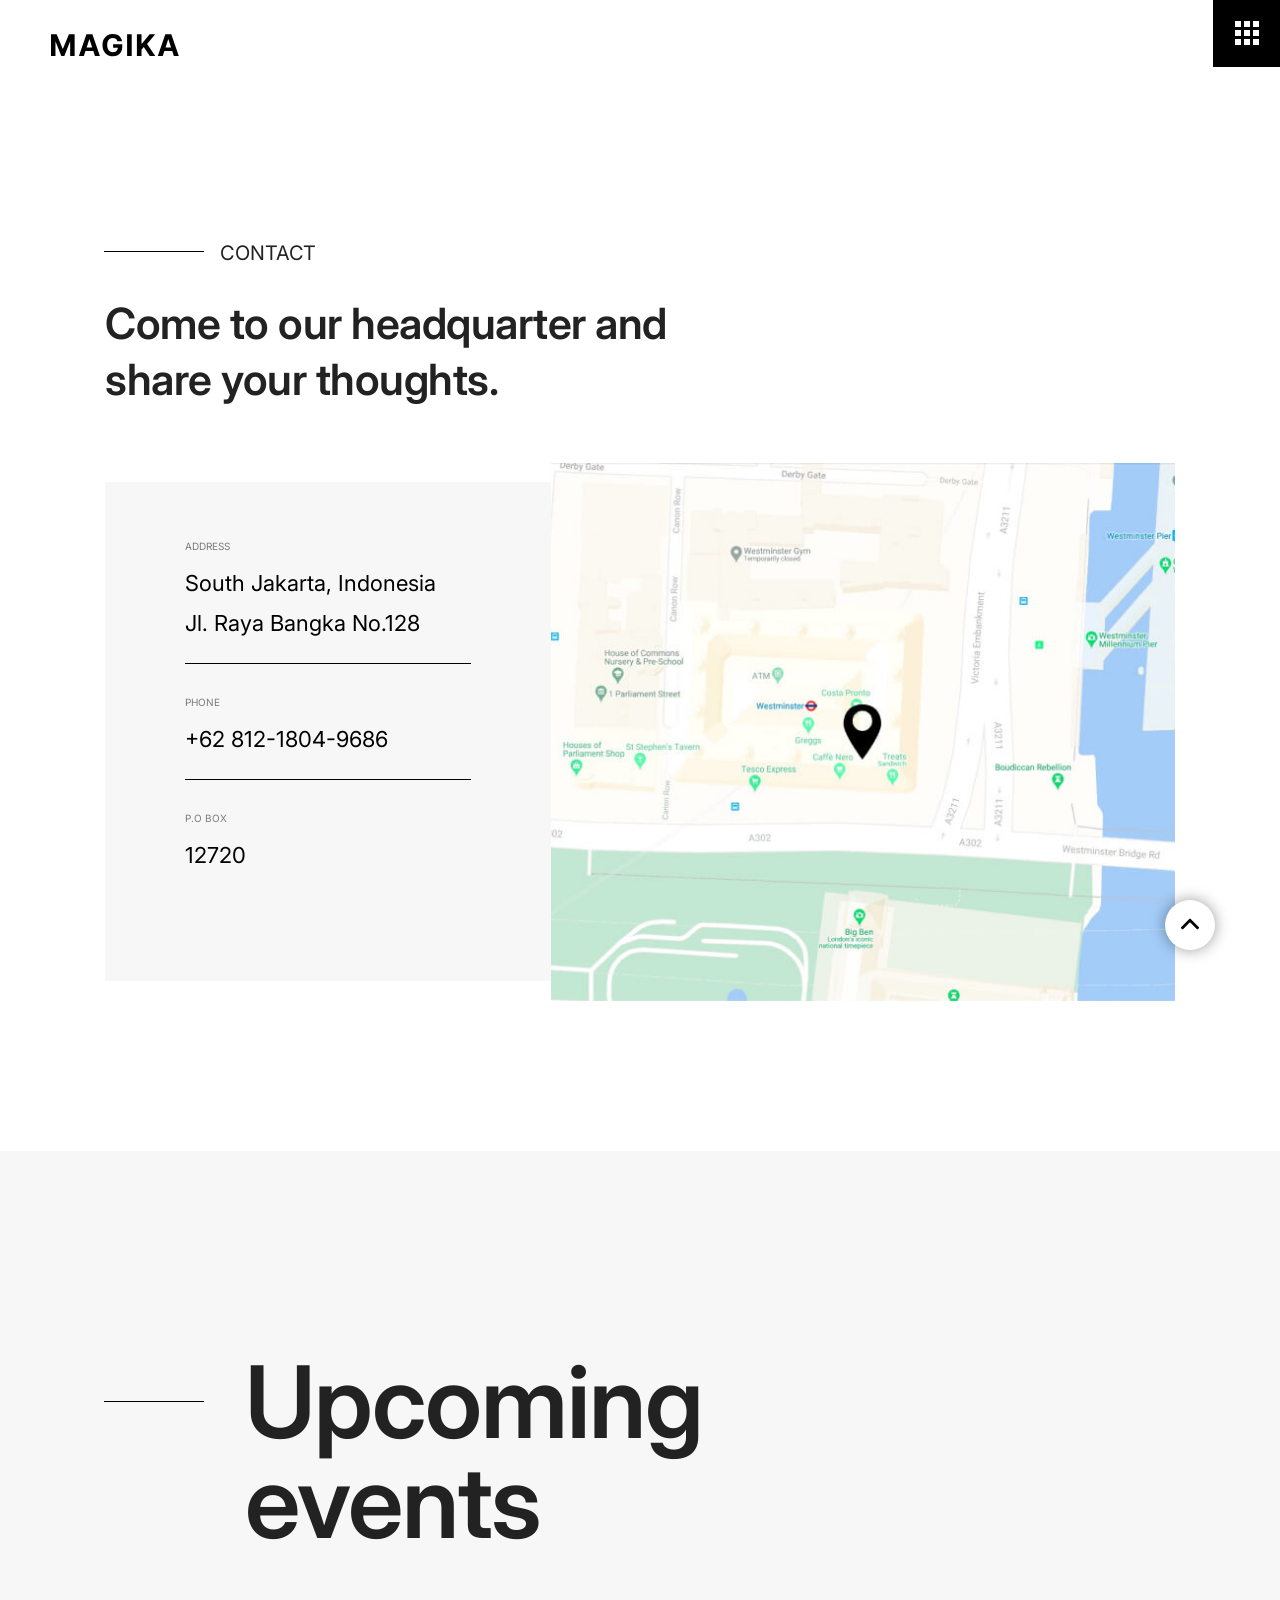
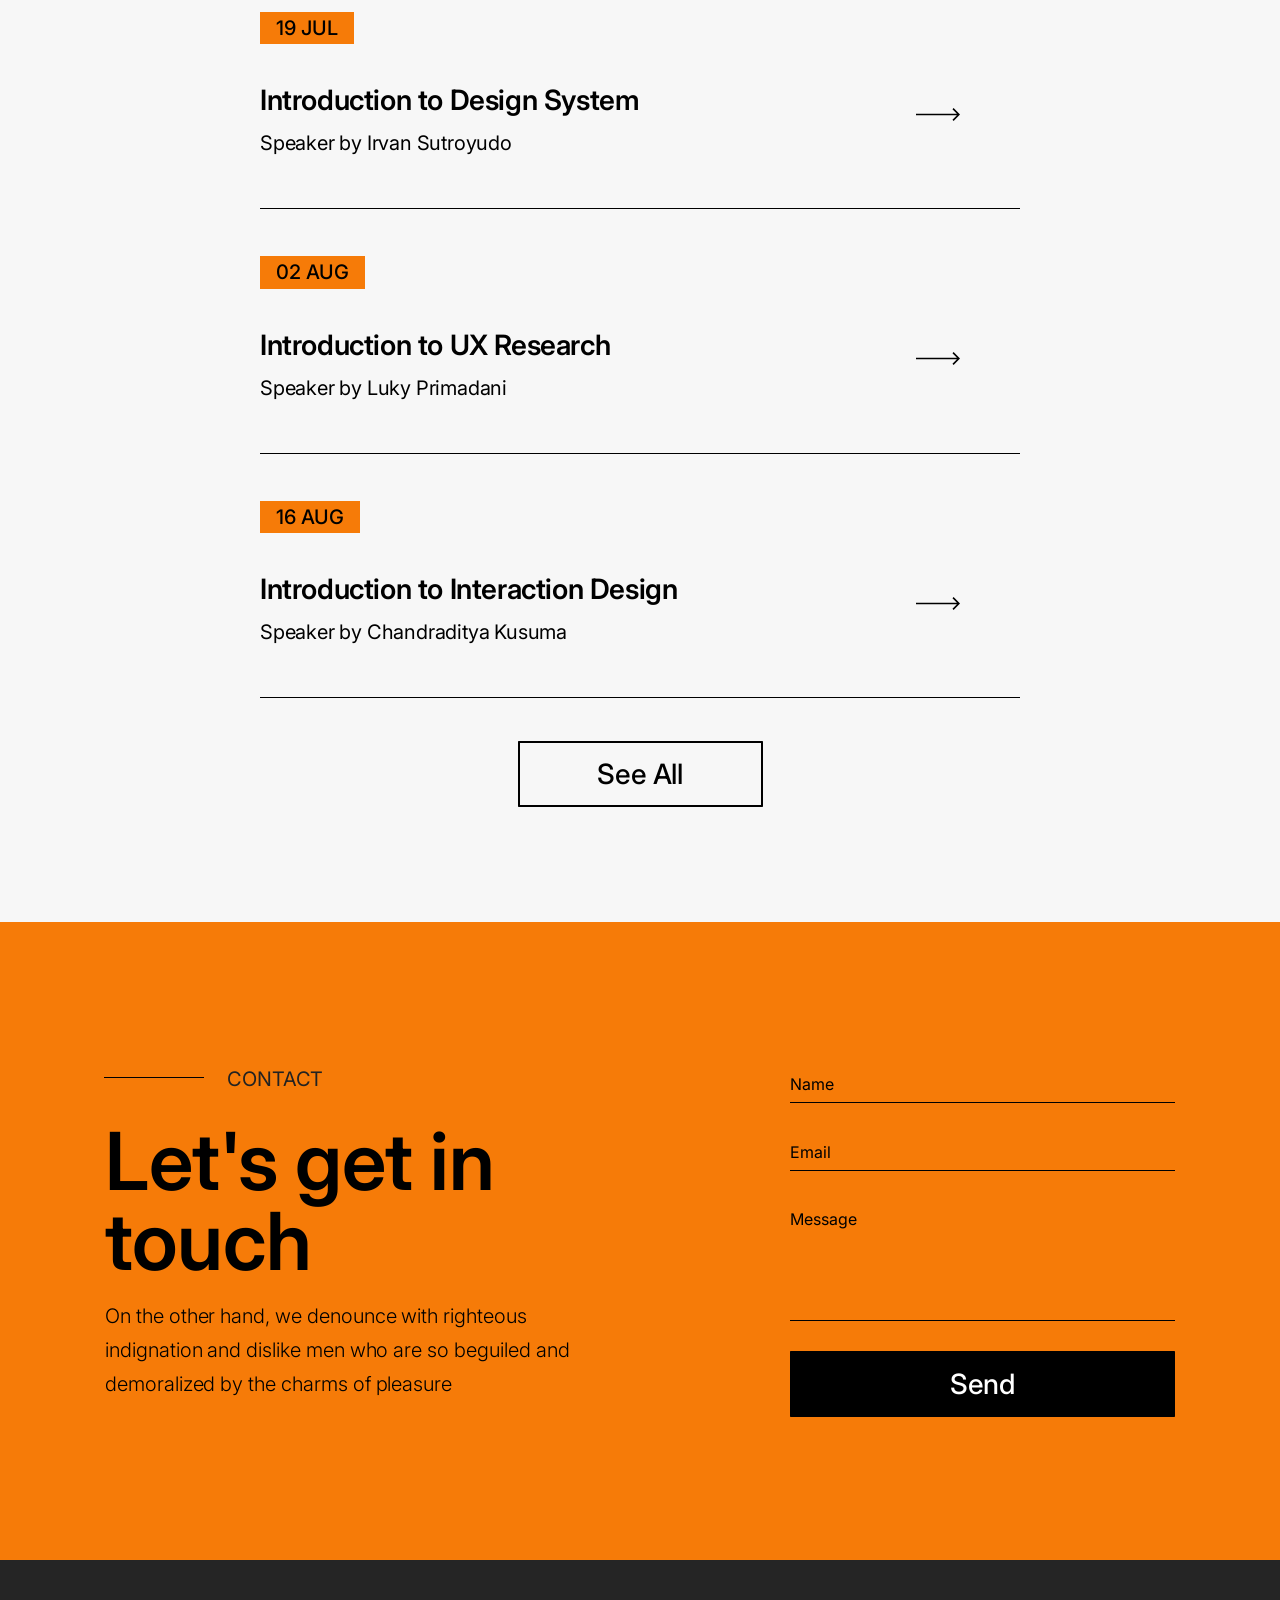
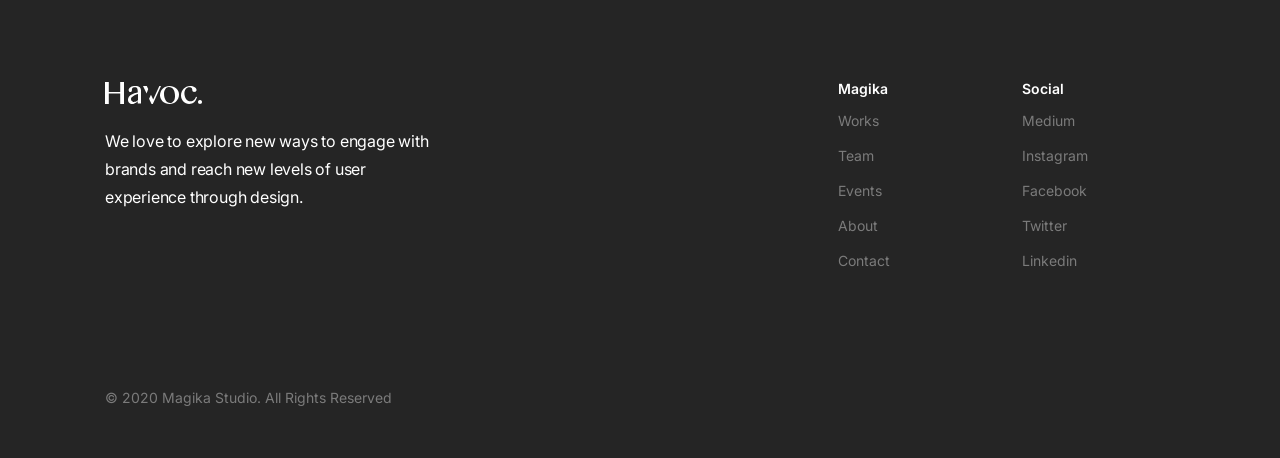
<file: havoc/contact.html>
<!DOCTYPE html>
<html dir="ltr" lang="en-US">
<head>
<meta charset="UTF-8">
<meta name="description" content="Havoc">
<meta name="keywords" content="Havoc">
<meta name="author" content="Havoc">
<meta name="viewport" content="width=device-width, initial-scale=1, maximum-scale=1">
<title>MAGIKA - Contact</title>
<link href="images/icon1.ico" rel="shortcut icon" type="image/x-icon">
<!-- Havoc External CSS -->
<link href="css/bootstrap.min.css" rel="stylesheet" type="text/css">
<link href="css/styles.css" rel="stylesheet" type="text/css" media="all">
<link href="css/responsive.css" rel="stylesheet" type="text/css" media="all">
<link href="css/loaders.min.css.html" rel="stylesheet" type="text/css" media="all">
<link href="css/animation.css" rel="stylesheet" type="text/css" media="all">
<link href="https://fonts.googleapis.com/css2?family=Playfair+Display:wght@700&amp;display=swap" rel="stylesheet">
<link href="https://fonts.googleapis.com/css2?family=Inter:wght@100;200;300;400;500;600;700;800;900&amp;display=swap" rel="stylesheet">
</head>
<body>

<!-- Havoc Main -->
<div class="havoc-main">

<!-- Havoc Header -->
<header>
  <div class="container">
    <!-- Havoc Logo -->
    <div class="logo wow fadeInDown" data-wow-duration="2s" data-wow-delay="0.1s"><a href="index.html"><img src="images/icons/logo-black.svg" alt="Havoc Logo"></a></div>    
  </div>
  <!-- Havoc Nav -->
    <nav class="navbar wow fadeInDown" data-wow-duration="2s" data-wow-delay="0.1s">
      <button class="navbar-toggler" type="button" data-toggle="collapse" data-target="#navbarSupportedContent" aria-expanded="false" aria-label="Toggle navigation">
        
      </button>
      <div class="menu-listing">
        <div class="black-bg">
          <ul class="navbar-nav mr-auto">
            <li class="nav-item active">
              <a class="nav-link" href="work.html">Works</a>
            </li>
            <li class="nav-item">
              <a class="nav-link" href="about-us.html">About</a>
            </li>
            <li class="nav-item">
              <a class="nav-link" href="events-list.html">Events</a>
            </li>
            <li class="nav-item current-menu-item">
              <a class="nav-link" href="contact.html">Contact</a>
            </li>
            <li class="nav-item">
              <a class="nav-link" href="our-team.html">Team</a>
            </li>
          </ul>
          <div class="socials-link">
            <ul>
              <li><a href="#0"><img src="images/icons/behance.svg" alt="Behance"></a></li>
              <li><a href="#0"><img src="images/icons/dribbble.svg" alt="Dribbble"></a></li>
              <li><a href="#0"><img src="images/icons/twitter.svg" alt="Twitter"></a></li>
            </ul>
          </div>
          <div class="bottom-links">
            <a href="#0">Terms & conditions</a>
            <a href="#0">Privacy Policy</a>
          </div>
        </div>
      </div>
    </nav>
</header>

<!-- Havoc Contact Us -->
<section class="havoc-contact-us">
  <div class="container">
    <div class="havoc-section-title wow fadeInDown" data-wow-duration="2s" data-wow-delay="0.1s">
      <span>CONTACT</span>
      <h3>Come to our headquarter and <br>share your thoughts.</h3>
    </div>
    <div class="masonry">
      <div class="masonry-item london default-masonry-item" data-category="london">
        <div class="row align-items-center justify-content-center">
          <div class="col-lg-7 col-md-12 order-md-2">
            <div class="map-image">
              <img src="images/map.jpg" alt="Map">
            </div>
          </div>
          <div class="col-lg-5 col-md-12 order-md-1">
            <div class="havoc-gray-box">
              <div class="havoc-info-block">
                <label>ADDRESS</label>
                <span>South Jakarta, Indonesia <br>Jl. Raya Bangka No.128</span>
              </div>
              <div class="havoc-info-block">
                <label>PHONE</label>
                <a href="tel:+62 812-1804-9686">+62 812-1804-9686</a>
              </div>
              <div class="havoc-info-block">
                <label>P.O BOX</label>
                <span>12720</span>
              </div>
            </div>
          </div>          
        </div>        
      </div>
    </div>
  </div>
</section>

<!-- Havoc Upcoming Events -->
<section class="havoc-upcoming-events">
  <div class="container">
    <div class="havoc-section-title">
      <h3>Upcoming <br>events</h3>
    </div>
    <div class="col-md-12">
      <div class="havoc-event-block">
        <span>19 JUL</span>
        <h6><a href="events-list.html" class="stretched-link">Introduction to Design System</a></h6>
        <p>Speaker by Irvan Sutroyudo</p>
        <img class="event-arrow" src="images/icons/black-right-arrow.svg" alt="More Info">
      </div>
      <div class="havoc-event-block">
        <span>02 AUG</span>
        <h6><a href="events-list.html" class="stretched-link">Introduction to UX Research</a></h6>
        <p>Speaker by Luky Primadani</p>
        <img class="event-arrow" src="images/icons/black-right-arrow.svg" alt="More Info">
      </div>
      <div class="havoc-event-block">
        <span>16 AUG</span>
        <h6><a href="events-list.html" class="stretched-link">Introduction to Interaction Design</a></h6>
        <p>Speaker by Chandraditya Kusuma</p>
        <img class="event-arrow" src="images/icons/black-right-arrow.svg" alt="More Info">
      </div>
      <div style="text-align: center" class="btn-wrap wow fadeInUp" data-wow-duration="2s" data-wow-delay="0.1s">
        <a class="btn border-btn" href="#0">See All</a>
      </div>
    </div>
  </div>
</section>

<!-- Havoc Get Touch -->
<section class="havoc-get-touch">
  <div class="container">
    <div class="row">
      <div class="col-md-6 wow fadeInLeft" data-wow-duration="2s" data-wow-delay="0.5s">
        <div class="havoc-section-title">
          <span>CONTACT</span>
          <h3>Let's get in <br>touch</h3>
        </div>
        <p>On the other hand, we denounce with righteous indignation and dislike men who are so beguiled and demoralized by the charms of pleasure</p>
      </div>
      <div class="col-md-6 wow fadeInRight" data-wow-duration="2s" data-wow-delay="0.5s">
        <form>
          <div class="form-group">
            <input type="text" class="form-control" placeholder="Name">
          </div>
          <div class="form-group">
            <input type="email" class="form-control" placeholder="Email">
          </div>
          <div class="form-group">
            <textarea class="form-control" placeholder="Message"></textarea>
          </div>
          <button type="submit" class="btn black-btn">Send</button>
        </form>
      </div>
    </div>
  </div>
</section>

<!-- Havoc Footer -->
<footer>
  <div class="container">
    <div class="row justify-content-between">
      <div class="col-md-8">
        <!-- Havoc Logo -->
        <div class="logo"><a href="#0"><img src="images/icons/logo-white.svg" alt="Magika Studio"></a></div> 
        <p>We love to explore new ways to engage with <br>brands and reach new levels of user <br>experience through design.</p>
      </div>
      <div class="col-md-2 footer-menu">
        <h6>Magika</h6>
        <ul>
          <li><a href="#0">Works</a></li>
          <li><a href="#0">Team</a></li>
          <li><a href="#0">Events</a></li>
          <li><a href="#0">About</a></li>
          <li><a href="#0">Contact</a></li>
        </ul>
      </div>
      <div class="col-md-2 footer-menu">
        <h6>Social</h6>
        <ul>
          <li><a href="#0">Medium</a></li>
          <li><a href="#0">Instagram</a></li>
          <li><a href="#0">Facebook</a></li>
          <li><a href="#0">Twitter</a></li>
          <li><a href="#0">Linkedin</a></li>
        </ul>
      </div>
    </div>
    <div class="havoc-copyright">&copy; 2020 Magika Studio. All Rights Reserved</div>
  </div>
</footer>

<!-- Havoc Back Top -->
<div class="havoc-back-top">
  <div class="container">
    <a href="javascript:void(0);"><img src="images/icons/up-arrow.svg" alt="Back Top"></a>
  </div>
</div>

<!-- Havoc Preloader -->
<div class="havoc-preloader">
  <div class="loader-wrap">
    <div class="loader">
      <div class="loader-inner ball-pulse-sync">
        <div></div>
        <div></div>
        <div></div>
      </div>
    </div>
  </div>
</div>

</div>

<!-- Havoc Scripts -->
<script src="js/jquery.min.js"></script>
<script src="js/bootstrap.min.js"></script>
<script src="js/html5.min.js"></script>
<script src="js/placeholders.min.js"></script>
<script src="js/respond.min.js"></script>
<script src="js/plugins.js"></script>
<script src="js/scripts.js"></script>
</body>
</html>
</file>
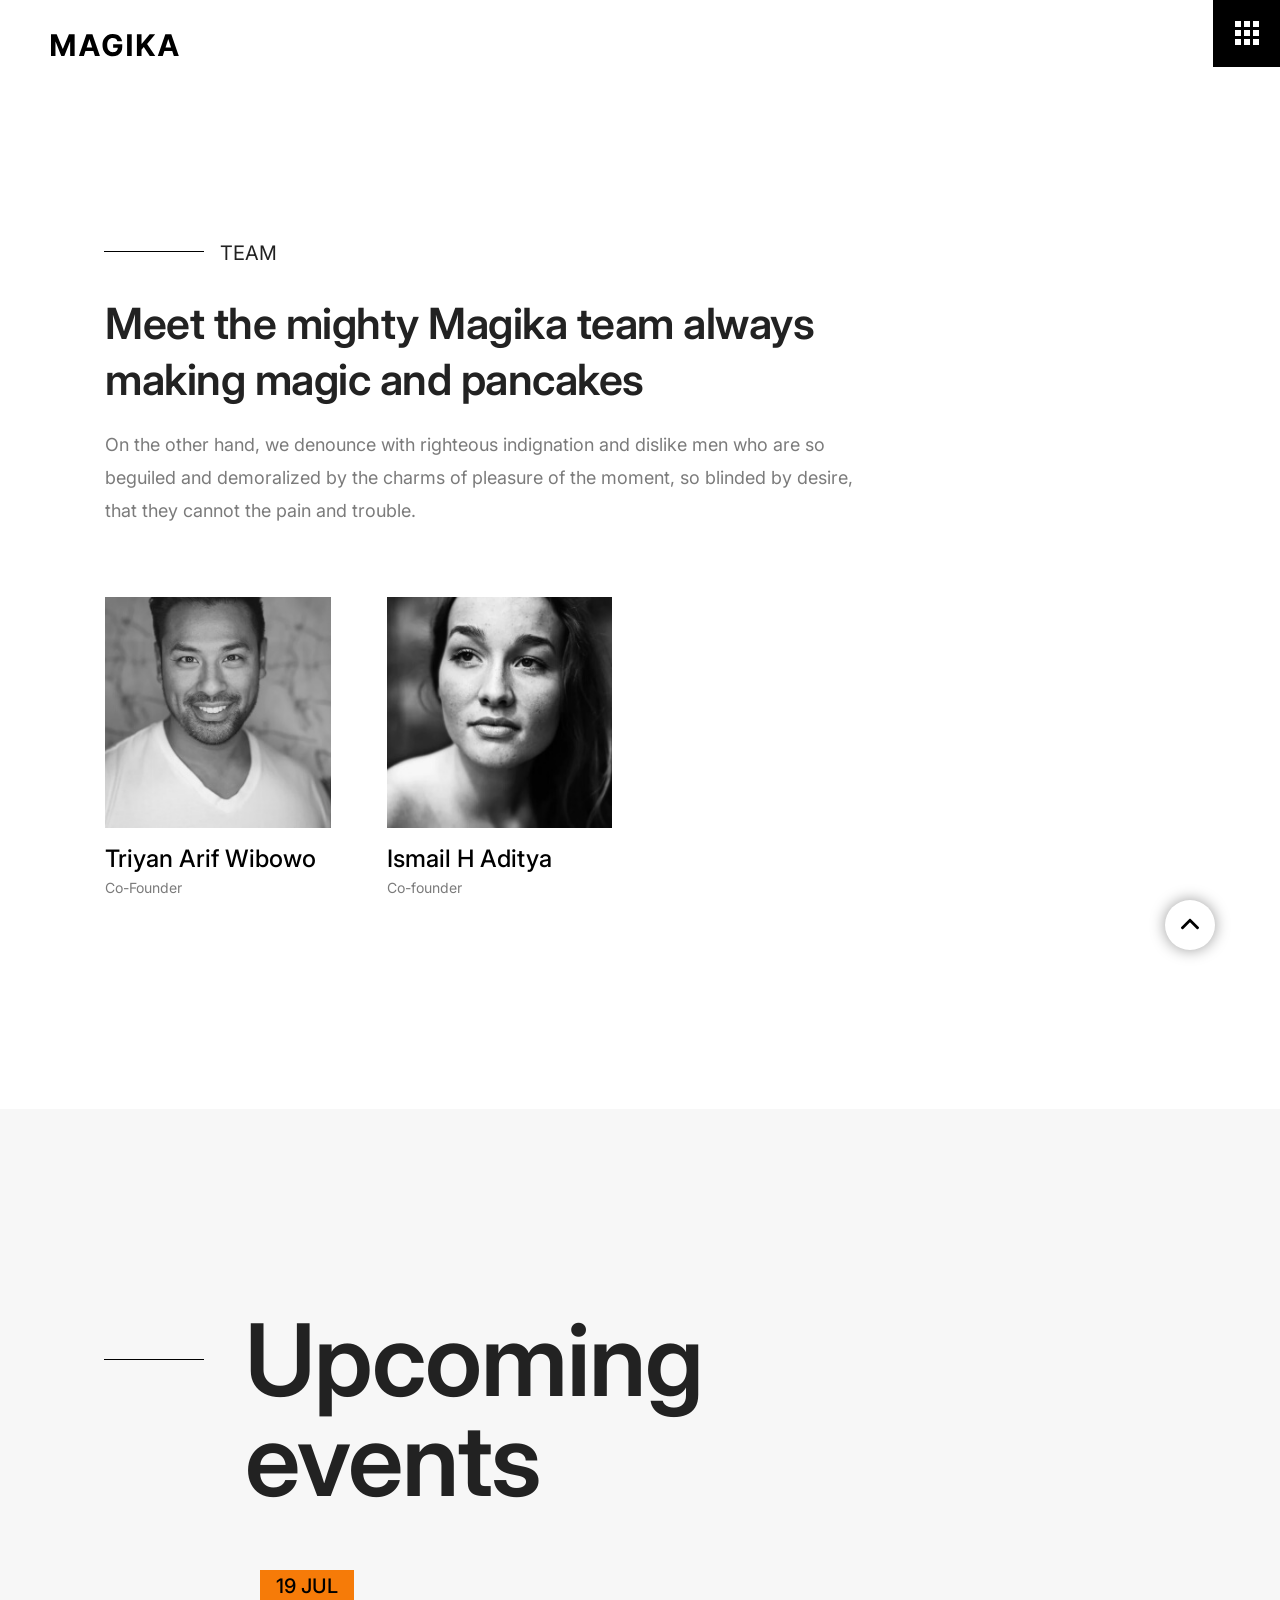
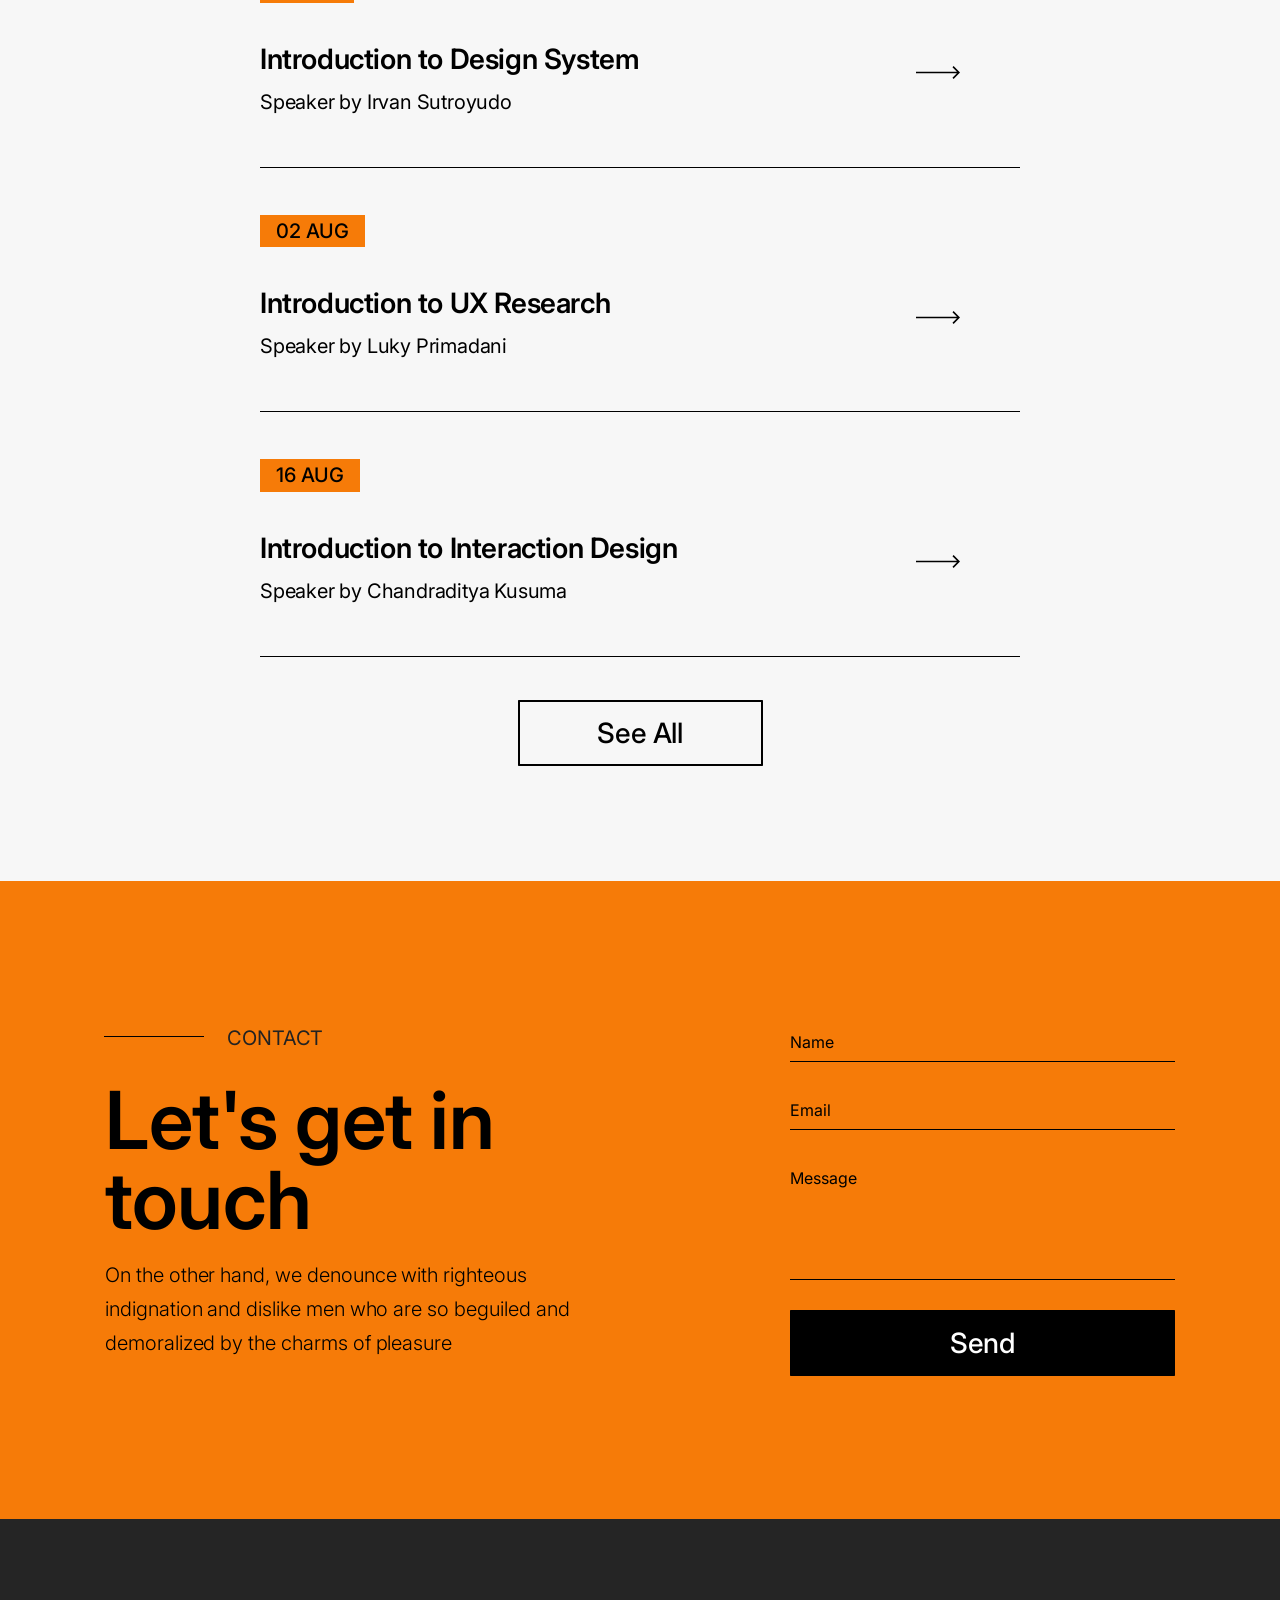
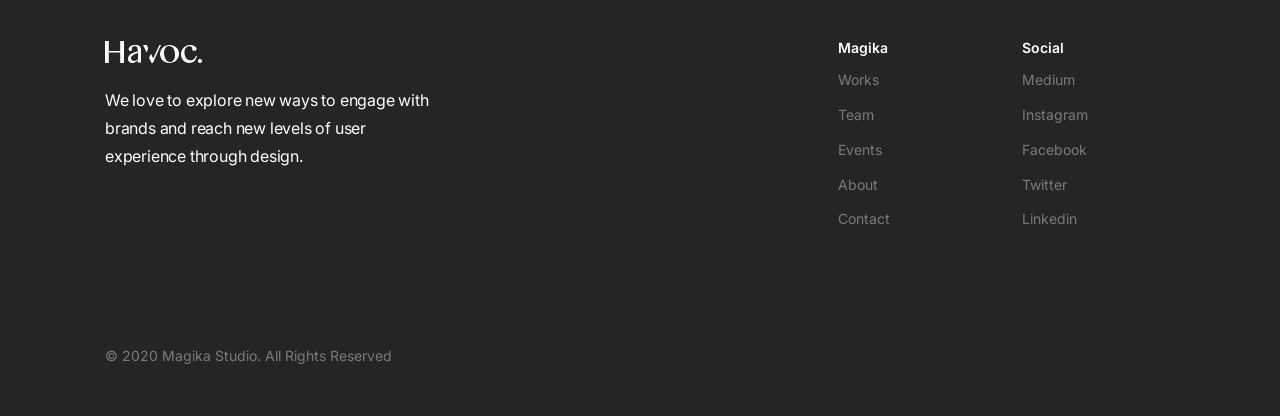
<file: havoc/our-team.html>
<!DOCTYPE html>
<html dir="ltr" lang="en-US">
<head>
<meta charset="UTF-8">
<meta name="description" content="Havoc">
<meta name="keywords" content="Havoc">
<meta name="author" content="Havoc">
<meta name="viewport" content="width=device-width, initial-scale=1, maximum-scale=1">
<title>MAGIKA - Our Team</title>
<link href="images/icon1.ico" rel="shortcut icon" type="image/x-icon">
<!-- Havoc External CSS -->
<link href="css/bootstrap.min.css" rel="stylesheet" type="text/css">
<link href="css/owl.carousel.css" rel="stylesheet" type="text/css" media="all">
<link href="css/styles.css" rel="stylesheet" type="text/css" media="all">
<link href="css/responsive.css" rel="stylesheet" type="text/css" media="all">
<link href="css/loaders.min.css.html" rel="stylesheet" type="text/css" media="all">
<link href="css/animation.css" rel="stylesheet" type="text/css" media="all">
<link href="https://fonts.googleapis.com/css2?family=Playfair+Display:wght@700&amp;display=swap" rel="stylesheet">
<link href="https://fonts.googleapis.com/css2?family=Inter:wght@100;200;300;400;500;600;700;800;900&amp;display=swap" rel="stylesheet">
</head>
<body>

<!-- Havoc Main -->
<div class="havoc-main">

<!-- Havoc Header -->
<header>
  <div class="container">
    <!-- Havoc Logo -->
    <div class="logo wow fadeInDown" data-wow-duration="2s" data-wow-delay="0.1s"><a href="index.html"><img src="images/icons/logo-black.svg" alt="Havoc Logo"></a></div>    
  </div>
  <!-- Havoc Nav -->
    <nav class="navbar wow fadeInDown" data-wow-duration="2s" data-wow-delay="0.1s">
      <button class="navbar-toggler" type="button" data-toggle="collapse" data-target="#navbarSupportedContent" aria-expanded="false" aria-label="Toggle navigation">
        
      </button>
      <div class="menu-listing">
        <div class="black-bg">
          <ul class="navbar-nav mr-auto">
            <li class="nav-item">
              <a class="nav-link" href="work.html">Works</a>
            </li>
            <li class="nav-item">
              <a class="nav-link" href="about-us.html">About</a>
            </li>
            <li class="nav-item">
              <a class="nav-link" href="events-list.html">Events</a>
            </li>
            <li class="nav-item">
              <a class="nav-link" href="contact.html">Contact</a>
            </li>
            <li class="nav-item current-menu-item">
              <a class="nav-link" href="our-team.html">Team</a>
            </li>
          </ul>
          <div class="socials-link">
            <ul>
              <li><a href="#0"><img src="images/icons/behance.svg" alt="Behance"></a></li>
              <li><a href="#0"><img src="images/icons/dribbble.svg" alt="Dribbble"></a></li>
              <li><a href="#0"><img src="images/icons/twitter.svg" alt="Twitter"></a></li>
            </ul>
          </div>
          <div class="bottom-links">
            <a href="#0">Terms & conditions</a>
            <a href="#0">Privacy Policy</a>
          </div>
        </div>
      </div>
    </nav>
</header>

<!-- Havoc Our Team -->
<section class="havoc-our-team team-block">
  <div class="container">
    <div class="havoc-section-title wow fadeInDown" data-wow-duration="2s" data-wow-delay="0.1s">
      <span>TEAM</span>
      <h3>Meet the mighty Magika team always <br>making magic and pancakes</h3>
      <p>On the other hand, we denounce with righteous indignation and dislike men who are so <br>beguiled and demoralized by the charms of pleasure of the moment, so blinded by desire, <br>that they cannot the pain and trouble.</p>
    </div>
    <div class="masonry">
      <div class="masonry-item london default-masonry-item" data-category="london">
        <div class="row">
          <div class="col-xl-3 col-md-4">
            <div class="team-mate">
              <div class="mate-image">
                <img src="images/team/mate1.jpg" alt="Team Mate">
                <div class="mate-info">
                  <div class="havoc-table-container">
                    <div class="havoc-align-container">
                      <a href="#0"><img src="images/icons/behance.svg" alt="Behance"></a>
                      <a href="#0"><img src="images/icons/dribbble.svg" alt="Dribbble"></a>
                      <a href="#0"><img src="images/icons/twitter.svg" alt="Twitter"></a>
                    </div>
                  </div>
                </div>
              </div>
              <h6>Triyan Arif Wibowo</h6>
              <span>Co-Founder</span>
            </div>
          </div>
          <div class="col-xl-3 col-md-4">
            <div class="team-mate">
              <div class="mate-image">
                <img src="images/team/mate2.jpg" alt="Team Mate">
                <div class="mate-info">
                  <div class="havoc-table-container">
                    <div class="havoc-align-container">
                      <a href="#0"><img src="images/icons/behance.svg" alt="Behance"></a>
                      <a href="#0"><img src="images/icons/dribbble.svg" alt="Dribbble"></a>
                      <a href="#0"><img src="images/icons/twitter.svg" alt="Twitter"></a>
                    </div>
                  </div>
                </div>
              </div>
              <h6>Ismail H Aditya</h6>
              <span>Co-founder</span>
            </div>
          </div> 
    </div>    
  </div>
</section>

<!-- Havoc Upcoming Events -->
<section class="havoc-upcoming-events">
  <div class="container">
    <div class="havoc-section-title">
      <h3>Upcoming <br>events</h3>
    </div>
    <div class="col-md-12">
      <div class="havoc-event-block">
        <span>19 JUL</span>
        <h6><a href="events-list.html" class="stretched-link">Introduction to Design System</a></h6>
        <p>Speaker by Irvan Sutroyudo</p>
        <img class="event-arrow" src="images/icons/black-right-arrow.svg" alt="More Info">
      </div>
      <div class="havoc-event-block">
        <span>02 AUG</span>
        <h6><a href="events-list.html" class="stretched-link">Introduction to UX Research</a></h6>
        <p>Speaker by Luky Primadani</p>
        <img class="event-arrow" src="images/icons/black-right-arrow.svg" alt="More Info">
      </div>
      <div class="havoc-event-block">
        <span>16 AUG</span>
        <h6><a href="events-list.html" class="stretched-link">Introduction to Interaction Design</a></h6>
        <p>Speaker by Chandraditya Kusuma</p>
        <img class="event-arrow" src="images/icons/black-right-arrow.svg" alt="More Info">
      </div>
      <div style="text-align: center" class="btn-wrap wow fadeInUp" data-wow-duration="2s" data-wow-delay="0.1s">
        <a class="btn border-btn" href="#0">See All</a>
      </div>
    </div>
  </div>
</section>

<!-- Havoc Get Touch -->
<section class="havoc-get-touch">
  <div class="container">
    <div class="row">
      <div class="col-md-6 wow fadeInLeft" data-wow-duration="2s" data-wow-delay="0.1s">
        <div class="havoc-section-title">
          <span>CONTACT</span>
          <h3>Let's get in <br>touch</h3>
        </div>
        <p>On the other hand, we denounce with righteous indignation and dislike men who are so beguiled and demoralized by the charms of pleasure</p>
      </div>
      <div class="col-md-6 wow fadeInRight" data-wow-duration="2s" data-wow-delay="0.1s">
        <form>
          <div class="form-group">
            <input type="text" class="form-control" placeholder="Name">
          </div>
          <div class="form-group">
            <input type="email" class="form-control" placeholder="Email">
          </div>
          <div class="form-group">
            <textarea class="form-control" placeholder="Message"></textarea>
          </div>
          <button type="submit" class="btn black-btn">Send</button>
        </form>
      </div>
    </div>
  </div>
</section>

<!-- Havoc Footer -->
<footer>
  <div class="container">
    <div class="row justify-content-between">
      <div class="col-md-8">
        <!-- Havoc Logo -->
        <div class="logo"><a href="#0"><img src="images/icons/logo-white.svg" alt="Magika Studio"></a></div> 
        <p>We love to explore new ways to engage with <br>brands and reach new levels of user <br>experience through design.</p>
      </div>
      <div class="col-md-2 footer-menu">
        <h6>Magika</h6>
        <ul>
          <li><a href="#0">Works</a></li>
          <li><a href="#0">Team</a></li>
          <li><a href="#0">Events</a></li>
          <li><a href="#0">About</a></li>
          <li><a href="#0">Contact</a></li>
        </ul>
      </div>
      <div class="col-md-2 footer-menu">
        <h6>Social</h6>
        <ul>
          <li><a href="#0">Medium</a></li>
          <li><a href="#0">Instagram</a></li>
          <li><a href="#0">Facebook</a></li>
          <li><a href="#0">Twitter</a></li>
          <li><a href="#0">Linkedin</a></li>
        </ul>
      </div>
    </div>
    <div class="havoc-copyright">&copy; 2020 Magika Studio. All Rights Reserved</div>
  </div>
</footer>

<!-- Havoc Back Top -->
<div class="havoc-back-top">
  <div class="container">
    <a href="javascript:void(0);"><img src="images/icons/up-arrow.svg" alt="Back Top"></a>
  </div>
</div>

<!-- Havoc Preloader -->
<div class="havoc-preloader">
  <div class="loader-wrap">
    <div class="loader">
      <div class="loader-inner ball-pulse-sync">
        <div></div>
        <div></div>
        <div></div>
      </div>
    </div>
  </div>
</div>

</div>

  <!-- Havoc Scripts -->
  <script src="js/jquery.min.js"></script>
  <script src="js/bootstrap.min.js"></script>
  <script src="js/html5.min.js"></script>
  <script src="js/placeholders.min.js"></script>
  <script src="js/respond.min.js"></script>
  <script src="js/plugins.js"></script>
  <script src="js/scripts.js"></script>
</body>
</html>
</file>
<file: css/styles.css>
@charset "utf-8";
/*Havoc Normal*/
body {
  overflow-x: hidden;
  clear: both;
  color: #222222;
  font-family: 'Inter', sans-serif, Helvetica, Arial, serif;
  font-weight: 400;
  font-size: 16px;
  line-height: 1.42857143;
  text-rendering: optimizeLegibility;
  -moz-osx-font-smoothing: grayscale;
  -webkit-font-smoothing: antialiased;
}
*, *:focus {
  outline: none;
}
a {
  color: #000000;
  transition: all ease .4s;
}
a:focus {
  outline: none;
  outline-offset: 0;
}
a:hover {
  color: #f67b08;
  text-decoration: none;
}
a:focus {
  color: inherit;
}
img {
  max-width: 100%;
}
iframe {
  display: inline-block;
  vertical-align: middle;
  width: 100%;
  border: none;
}
h1, .h1, h2, .h2, h3, .h3, h4, .h4, h5, .h5, h6, .h6 {
  padding-bottom: 10px;
  margin-bottom: 0;
  font-weight: 600;
  line-height: 1.3;
}
p {
  padding-bottom: 10px;
  margin-bottom: 0;
  color: #7c7c7c;
  font-size: 15px;
  line-height: 24px;
}
p a {
  color: inherit;
}
p a:hover {
  color: #222222;
  text-decoration: underline;
}
video {
  display: block;
  width: auto;
  min-width: 100%;
  height: auto;
  min-height: 100%;
  background: #f8f8f8;
}
audio, canvas, progress, video {
  vertical-align: middle;
}
button, button:focus {
  outline: none;
  outline-offset: 0;
}
figure {
  margin: 0;
}
::selection {
  background: #222222;
  color: #ffffff;
}
::-webkit-selection {
  background: #222222;
  color: #ffffff;
}
::-moz-selection {
  background: #222222;
  color: #ffffff;
}
::-o-selection {
  background: #222222;
  color: #ffffff;
}
::-ms-selection {
  background: #222222;
  color: #ffffff;
}
::-webkit-input-placeholder {
  color: #aaaaaa !important;
  opacity: 1;
}
::-moz-placeholder {
  color: #aaaaaa !important;
  opacity: 1;
}
:-ms-input-placeholder {
  color: #aaaaaa !important;
  opacity: 1;
}
:-moz-placeholder {
  color: #aaaaaa !important;
  opacity: 1;
}

label {
  vertical-align: middle;
  cursor: pointer;
}

/*Havoc Headings*/
h1 {
  font-size: 104px;
  line-height: 106px;
  letter-spacing: -1px;
  color: #000000;
  font-family: 'Playfair Display', serif;
  font-weight: 700;
}

h2 {
  font-size: 43px;
  line-height: 56px;
  color: #000000;
  letter-spacing: -0.8px;
}

/*Inputs*/
input[placeholder], [placeholder], *[placeholder] {
  color: #000000 !important;
}
::placeholder {
  color: #000000 !important; 
} 
  
:-ms-input-placeholder {
  color: #000000 !important; 
} 
  
::-ms-input-placeholder {
  color: #000000 !important; 
}
.container, .container-lg, .container-md, .container-sm, .container-xl {
  max-width: 1170px;
}
header .container {
  max-width: 100%;
}


/*Havoc Normal*/
.havoc-section-title  {
  padding: 0 0 50px;
}
.havoc-section-title span {
  display: block;
  clear: both;
  padding-left: 115px;
  font-size: 20px;
  line-height: 28px;
  letter-spacing: -0.1px;
  text-transform: uppercase;
  position: relative;
}
.havoc-section-title span:after, 
.havoc-growing-globe .havoc-section-title h3:after, 
.havoc-upcoming-events .havoc-section-title h3:after {
  position: absolute;
  top: 12px;
  left: -1px;
  z-index: 1;
  width: 100px;
  height: 1px;
  background: #000000;
  content: "";
}
.havoc-section-title h3 {
  font-size: 43px;
  line-height: 56px;
  letter-spacing: -0.5px;
  margin-top: 28px;
  padding-bottom: 6px;
}

/*Btns*/
.btn {
  padding: 10px 20px;
  min-width: 245px;
  font-size: 28px;
  letter-spacing: -0.4px;
  line-height: 42px;
  color: #000000;
  font-weight: 500;
  outline: none;
  box-shadow: none;
}
.btn:hover, .btn:focus, .btn:active {
  outline: none;
  box-shadow: none;
  background: inherit;
  color: inherit;
}
.border-btn {
  border: 2px solid #000000;
  border-radius: 0.7px;
}
.border-btn:hover {
  background: #f67b08;
  color: #000000;
}
.black-btn {
  background: #000;
  border-radius: 0.7px;
  color: #FFFFFF;
  border: 2px solid #000000;
}
.black-btn:hover {
  background: #f67b08;
  color: #000000;
  border-color: #000000;
}
.btn-small {
  min-width: 76px;
}

/*Havoc Main*/
.havoc-main {
  overflow: hidden;
}
.bg-yellow {
  background: #f67b08;
}

section {
  overflow: hidden;
}

/*Havoc Header*/
header {
  padding: 32px 0 32px 40px;
  position: relative;
  z-index: 11;
}
.logo {
  display: inline-block;
}
nav {
  float: right;
}
.menu-listing {
  position: absolute;
  top: -60px;
  right: 0;
  z-index: 111;
  width: 850px;
  height: 110vh;
  background: #252525;
  padding: 100px;
  transition: all 500ms ease-in-out;
  transform: translate(100%, -100%);
}
.menu-listing.active {
  transform: translate(0, 0);
}
.menu-listing ul.navbar-nav li {
  display: block;
  clear: both;
  padding-left: 120px;
  padding-bottom: 10px;
  position: relative;
}
.menu-listing ul.navbar-nav li:before {
  position: absolute;
  top: 50%;
  left: 0;
  z-index: 1;
  width: 90px;
  height: 1px;
  background: #ffffff;
  content: "";
  transition: all ease .4s;
}
.menu-listing ul.navbar-nav li a {
  font-size: 65px;
  line-height: 100px;
  letter-spacing: -0.7px;
  color: #ffffff;
  font-weight: 600;
}
.menu-listing ul.navbar-nav li a:hover, .menu-listing ul.navbar-nav li a:focus, .menu-listing ul.navbar-nav li.current-menu-item a {
  color: #f67b08;
}
.menu-listing ul.navbar-nav li:hover:before, .menu-listing ul.navbar-nav li.current-menu-item:before {
  width: 40px;
  background: #f67b08;
}
.navbar-toggler {
  position: absolute;
  right: 0;
  top: -57px;
  z-index: 1111;
  background: #000000;
  padding: 20px;
  border-radius: 0;
  width: 67px;
  height: 67px;
  background-image: url("../images/icons/menu.svg");
  background-repeat: no-repeat;
  background-position: 50% 50%;
  transition: all ease .4s;
}
.navbar-toggler.close-menu {
  background-image: url("../images/icons/close.svg");
}
.menu-listing .socials-link {
  position: absolute;
  bottom: 120px;
  right: 50px;
  z-index: 1;
}
.menu-listing .socials-link ul li {
  margin: 0 10px;
}
.bottom-links {
  position: absolute;
  bottom: 70px;
  right: 50px;
  z-index: 11;
}
.bottom-links a {
  font-size: 14px;
  color: #7B7B7B;
  margin-left: 30px;
}
.bottom-links a:hover {
  color: #f67b08;
}

/*Havoc Banner*/
.havoc-banner-wrap {
  padding: 141px 0 188px;
}
.havoc-banner-wrap .row {
  margin: 0 -1px;
}
.havoc-banner-wrap [class*="col-"] {
  padding: 16px 0px 25px;
  border-left: 1px solid #000000;
  border-bottom: 1px solid #000000;
}
.havoc-banner-wrap .caption{
  padding: 8px 0 0 70px;
}

.havoc-banner-wrap a {
  font-size: 40px;
  color: #000000;
  line-height: 49px;
  letter-spacing: -0.5px;
  font-weight: 300;
}
.havoc-banner-wrap ul {
  list-style-type: none;
  padding: 27px 0 0 69px;
  margin: 0;
  width: 500px;
}
.havoc-banner-wrap ul li {
  float: left;
  width: 177px;
  font-size: 20px;
  line-height: 29px;
  letter-spacing: -0.1px;
  color: #000000;
  margin: 0 0 35px;
}
.havoc-banner-wrap ul li a {  
  font-size: 20px;
  line-height: 28px;
  letter-spacing: -0.2px;
  color: #000000;
}
.havoc-banner-wrap .bdr-btm-none {
  border-bottom: none;
}
.havoc-banner-wrap .bdr-left-none {
  border-left: none;
}
.email-us {
 padding: 24px 0 0;
}
.email-us img {
 margin-right: 6px;
 position: relative;
 top: -2px;
}

/*Havoc Our Work*/
.havoc-our-work {
  padding: 133px 0;
}
.havoc-our-work [class*="col-"] {
  padding-bottom: 93px;
}
.havoc-our-work .work-info {
  padding: 24px 0 0;
}
.havoc-our-work .work-category {
  font-size: 14px;
  line-height: 17px;
  color: #7B7B7B;
  letter-spacing: 0.1px;
}
.havoc-our-work .work-info .work-category span {
  position: relative;
}
.havoc-our-work .work-info .work-category span:after {
  content: '.';
  font-size: 20px;
}
.havoc-our-work .work-info .work-category span:last-child:after {
  display: none;
}
.havoc-our-work .work-info .work-category a {
  position: relative;
  color: #7B7B7B;
}
.havoc-our-work .work-info .work-category a:hover {
  color: #000000;
}
.havoc-our-work .work-info .work-category a:after {
  content: '.';
  font-size: 20px;
}
.havoc-our-work .work-info .work-category a:last-child:after {
  display: none;
}
.havoc-our-work .slider-caption .work-info h4 {
  font-size: 40px;
  line-height: 50px;
  color: #000000;
  letter-spacing: -0.45px;
  margin-top: 8px;
}
.havoc-our-work .work-info h4 {
  font-size: 28px;
  line-height: 42px;
  color: #000000;
  letter-spacing: -0.4px;
  margin-top: 10px;
}
.havoc-our-work .btn-wrap {
  text-align: center;
}
.work-small-thumb {
  margin: 0 -45px;
}
.havoc-our-work .work-small-thumb [class*="col-"] {
  padding: 0 45px 94px;
}
.havoc-our-work .work-small-thumb .work-info {
  padding: 26px 0 0;
}
.havoc-our-work .work-small-thumb .work-info h4 {
  margin-top: 7px;
}

/*Growing Globe*/
.havoc-growing-globe {
  padding: 175px 0 0;
  background: url("../images/icons/illustration.svg") no-repeat 50% 165px;
}
.havoc-growing-globe .container {
  max-width: 1060px;
}
.havoc-growing-globe .havoc-section-title h3 {
  font-size: 100px;
  line-height: 100px;
  letter-spacing: -1.0px;
  font-weight: 600;
  position: relative;
  padding-left: 85px;
}
.havoc-growing-globe .havoc-section-title h3:after {
  top: 50px;
  left: -56px;
}
.havoc-counter-wrap {
  padding: 6px 0;
  text-align: center;
}
.havoc-counter-wrap [class*="col-"] {
  border-right: 1px solid #000;
}
.havoc-counter-wrap h5 {
  font-size: 140px;
  color: #000000;
  line-height: 168px;
  letter-spacing: -1.5px;
  font-weight: 200;
  padding-bottom: 0;
}
.havoc-counter-wrap span {
  font-size: 20px;
  color: #000000;
  line-height: 26px;
  letter-spacing: -0.2px;
}

.havoc-counter-wrap .row [class*="col-"]:last-child {
  border: none;
}
.havoc-latest-news {
  padding: 89px 0 70px 85px;
  font-size: 20px;
  color: #000000;
  line-height: 26px;
  letter-spacing: -0.15px;
}
.havoc-latest-news span {
  padding: 4px 15px;
  background: #f67b08;  
  line-height: 24px;
  letter-spacing: 0.2px;
  font-weight: 500;
  margin-right: 15px;
}
.havoc-latest-news .btn-wrap {
  padding: 62px 0 0;
}
.link-underline {
  font-size: 20px;
  color: #000000;
  line-height: 28px;
  position: relative;
  letter-spacing: -0.2px;
}
.link-underline:hover {
  color: #f67b08;
}
.link-underline:after {
  content: '';
  position: absolute;
  bottom: -9px;
  left: 0;
  width: 100%;
  height: 1px;
  background: #000000;
  transition: all ease .3s;
}
.link-underline:hover:after {
  background: #f67b08;
}

/*Our Team*/
.havoc-our-team {
  padding: 338px 0 200px;
}
.havoc-our-team .havoc-section-title {
  padding-bottom: 76px;
}
.havoc-our-team .row {
  margin: 0 -28px;
}
.havoc-our-team [class*="col-"] {
  padding: 0 28px 60px;
}
.havoc-our-team img {
  width: 100%;
}
.havoc-our-team h6 {
  font-size: 24px;
  line-height: 29px;
  color: #000000;
  font-weight: 500;
  padding: 16px 0 3px;
}
.havoc-our-team .team-mate span {
  color: #7B7B7B;
  font-size: 14px;
}
.havoc-our-team .btn-wrap {
  text-align: center;
  margin: 16px 0 0;
}
.havoc-our-team .btn {
  min-width: 325px;
}

/*Havoc Upcoming Events*/
.havoc-upcoming-events {
  padding: 173px 0 115px;
  background: #F7F7F7;
}
.havoc-upcoming-events .container {
  max-width: 890px;
}
.havoc-upcoming-events .havoc-section-title h3 {
  font-size: 100px;
  line-height: 100px;
  letter-spacing: -1.0px;
  font-weight: 600;
  position: relative;
}
.havoc-upcoming-events .havoc-section-title h3:after {
  top: 49px;
  left: -141px;
}
.havoc-event-block {
  border-bottom: 1px solid #000000;
  position: relative;
  padding: 4px 0 43px;
  color: #000000;
  margin-bottom: 43px;
  overflow: hidden;
}
.havoc-event-block span {
  display: inline-block;
  padding: 2px 16px;
  background: #f67b08;
  font-size: 20px;
  font-weight: 500;
}
.havoc-event-block h6 {
  font-size: 28px;
  font-weight: 600;
  line-height: 42px;
  letter-spacing: -0.4px;
  padding: 35px 0 0;
  margin: 0;
}
.havoc-event-block p {
  font-size: 20px;
  color: inherit;
  line-height: 28px;
  letter-spacing: -0.2px;
  padding: 8px 0;
}
.havoc-event-block .event-arrow {
  position: absolute;
  top: 100px;
  right: 60px;
  z-index: 1;
  transition: all ease .4s;   
}
.havoc-event-block:hover .event-arrow {  
  right: 40px;
}
.mate-image {
  position: relative;
  overflow: hidden;
  clear: both;
  text-align: center;
}
.team-mate .mate-image .mate-info {
  position: absolute;
  top: 0;
  left: 0;
  width: 100%;
  height: 100%;
  background: rgba(0, 0, 0, 0.7);
  color: #ffffff;
  opacity: 0;
  -webkit-transition: all 600ms cubic-bezier(0.645, 0.045, 0.095, 1.08);
  -ms-transition: all 600ms cubic-bezier(0.645, 0.045, 0.095, 1.08);
  transition: all 600ms cubic-bezier(0.645, 0.045, 0.095, 1.08);
  z-index: 1;
}
.team-mate .mate-image:hover .mate-info {
  opacity: 1;
}
.mate-info a {
  width: 32px;
  height: 32px;
  background: #FFFFFF;
  display: inline-flex;
  align-items: center;
  justify-content: center;
  margin: 10px;
}
.mate-info a:hover {
  background: #f67b08;
}
.mate-info a img {
  width: 16px;
  height: 16px;
}
.havoc-table-container {
  display: table;
  width: 100%;
  height: 100%;
}
.havoc-align-container {
  display: table-cell;
  vertical-align: middle;
  width: 100%;
  height: 100%;
}

/*Havoc Get Touch*/

.havoc-get-touch {
  padding: 143px 0;
  background: #f67b08;
}
.havoc-get-touch .havoc-section-title {
  padding-bottom: 12px;
}
.havoc-get-touch .havoc-section-title h3 {
  font-size: 80px;
  line-height: 80px;
  font-weight: 600;
  color: #000000;
}
.havoc-get-touch .havoc-section-title span {
  padding-left: 122px;
}
.havoc-get-touch p {
  font-size: 20px;
  color: #000000;
  line-height: 34px;
  font-weight: 300;
  letter-spacing: -0.05px;
}
.havoc-get-touch [class*="col-"]:last-child {
  padding-left: 150px;
}
.form-control {
  border: none;
  border-bottom: 1px solid #000000;
  background: transparent;
  border-radius: 0;
  padding-left: 0;
  outline: none;
  box-shadow: none;
  color: #000000;
  margin-bottom: 30px;
}
.form-control:hover, .form-control:focus, .form-control:active {
  background: transparent;
  border-radius: 0;
  padding-left: 0;
  outline: none;
  box-shadow: none;
  border-bottom: 1px solid #000000;
}
textarea.form-control {
  height: 120px;
  resize: none;
}
.havoc-get-touch .btn {
  width: 100%;
  padding: 10px;
}
/*Havoc Footer*/
footer {
  padding: 120px 0 50px;
  background: #252525;
}
footer .logo {
  margin-bottom: 23px;
}
footer p {
  font-size: 16px;
  color: #FFFFFF;
  line-height: 28px;
  letter-spacing: -0.2px;
}
footer h6 {
  font-size: 14px;
  line-height: 17px;
  color: #FFFFFF;
}
footer ul {
  padding: 0;
  margin: 0;
  list-style-type: none;
}
footer ul li {
  padding: 2px 0 10px;
}
footer ul li a {
  font-size: 14px;
  line-height: 17px;
  color: #7B7B7B;
}
footer ul li a:hover, footer ul li.active a {
  color: #FFFFFF;
}
/*Havoc Copyright*/
.havoc-copyright {
  padding: 106px 0 0;
  font-size: 14px;
  color: #7B7B7B;
}


/*Work Page*/
.havoc-work-page .havoc-work-listing {
  margin: 0;
}
.havoc-work-page .masonry-filters {
  padding-left: 0;
  padding-right: 0;
}
.havoc-work-listing {
  margin: 0 -45px;
}
.masonry-filters {
  display: block;
  overflow: hidden;
  padding: 0 45px 32px;
  /*max-width: 920px;*/
}
.masonry-filters span {
  display: block;
  clear: both;
  width: 100%;
  border-bottom: 1px solid #000000;
  padding-bottom: 15px;
  display: none;
}
.masonry-filters ul {
  list-style: none;
  margin: 0;
  padding: 0;
  display: block;
}
.masonry-filters ul li {
  display: inline-block;
  padding: 0 14px 24px 0;
}
.masonry-filters ul li a {
  display: block;
  border: 1px solid #000000;
  padding: 11px 24px;
  font-weight: 600;
  font-size: 20px;
  line-height: normal;
  letter-spacing: -0.2px;
}
.masonry-filters ul li a:hover {
  background: #f67b08;
  color: #000000;
}
.masonry-filters ul li a.active {
  background: #f67b08;
}
.havoc-our-work .work-image {
  overflow: hidden;
}
.havoc-our-work .work-image img {
  width: 100%;
  transition: transform .5s ease;
}
.havoc-our-work .work-image:hover img {
  transform: scale(1.2);
}
.havoc-our-work .havoc-section-title h3 {
  margin-top: 23px;
}
.havoc-our-work .havoc-section-title span {
  letter-spacing: 3px;
}
.masonry-item {
  -ms-flex: 0 0 50%;
  flex: 0 0 50%;
  max-width: 50%;
  padding-right: 45px;
  padding-left: 45px;
  margin-bottom: 100px;
}
.owl-carousel .owl-prev, .owl-carousel .owl-next, .owl-carousel .owl-dot {
  cursor: pointer;
}
.owl-carousel .owl-dots {
  position: absolute;
  left: 0;
  right: 0;
  bottom: 30px;
  margin: 0 auto;
  width: 100%;
  height: 20px;
  text-align: center;
  content: "";
  z-index: 1;
}
.owl-carousel button.owl-dot {
  display: inline-block;
  vertical-align: middle;
  width: 15px;
  height: 15px;
  margin: 0 4px;
  background: #000000;
  text-indent: -999px;
  cursor: pointer;
  outline: none;
  -webkit-border-radius: 100%;
  -ms-border-radius: 100%;
  border-radius: 100%;
  -webkit-transition: all ease .3s;
  -ms-transition: all ease .3s;
  transition: all ease .3s;
  border: none;
}
.owl-carousel button.owl-dot.active {
  background : #f67b08;
}
.owl-carousel .owl-nav button.owl-prev, 
.owl-carousel .owl-nav button.owl-next {
  position: absolute;
  bottom: 0;
  width: 76px;
  height: 45px;
  outline: none;
  -webkit-border-radius: 0;
  -ms-border-radius: 0;
  border-radius: 0;
  -webkit-transition: all ease .3s;
  -ms-transition: all ease .3s;
  transition: all ease .3s;
  z-index: 1;
  border: none;
  text-indent: -99999px;
}

.owl-carousel .owl-nav button.owl-prev {
  right: 76px;
  background: url("../images/icons/white-left-arrow.svg") no-repeat 50% 50% #000000;
}
.owl-carousel .owl-nav button.owl-prev:hover {
  background: url("../images/icons/black-left-arrow.svg") no-repeat 50% 50% #FFC85A;
}
.owl-carousel .owl-nav button.owl-next {
  right: 0;
  background: url("../images/icons/white-right-arrow.svg") no-repeat 50% 50% #000000;
}
.owl-carousel .owl-nav button.owl-next:hover {
  background: url("../images/icons/black-right-arrow.svg") no-repeat 50% 50% #FFC85A;
}
.owl-carousel .owl-nav button.owl-prev:before, .owl-carousel .owl-nav button.owl-next:before {
  display: none;
}
.owl-drag .disabled {
  display: none;
}
.owl-carousel.owl-drag .owl-item {
  -ms-touch-action: pan-y;
  touch-action: pan-y;
  -webkit-user-select: unset;
  -moz-user-select: unset;
  -ms-user-select: unset;
  user-select: unset;
}
.owl-carousel.banner .item .container {
  position: relative;
  z-index: 1;
}

/* Havoc About Us Css */
.havoc-about-us {
  padding: 150px 0;
}
.havoc-about-us p {
  font-size: 22px;
  letter-spacing: -0.2px;
  line-height: 40px;
  color: #000000;
  padding: 50px 0 0;
  margin: 0;
}

/* Havoc Beloved Clients Css */
.havoc-beloved-clients {
  padding: 0 0 120px;
}
.havoc-beloved-clients .havoc-section-title {
  padding-bottom: 60px;
}
.havoc-beloved-clients .row {
  margin: 0 -20px;
}
.havoc-beloved-clients [class*="col-"] {
  padding: 0 20px 50px;
}
.havoc-beloved-clients a {
  display: block;
  clear: both;
  padding: 50px;
  text-align: center;
  background: #F7F7F7;
  width: 100%;
  height: 242px;
}
.havoc-beloved-clients a:hover, .havoc-beloved-clients a:focus {
  background: #f67b08;
}
.havoc-beloved-clients a img {
  opacity: 0.4;
}
.havoc-beloved-clients a:hover img {
  opacity: 1;
}
.havoc-table-wrap {
  display: table;
  height: 100%;
  width: 100%;
}
.havoc-align-wrap {
  display: table-cell;
  width: 100%;
  height: 100%;
  text-align: center;
  vertical-align: middle;
}

/* Havoc Contact Us Css */
.havoc-contact-us {
  padding: 150px 0;
}
.havoc-contact-us .masonry-filters {
  padding-left: 0;
  padding-right: 0;
  max-width: 100%;
}
.havoc-contact-us .row {
  margin: 0
}
.havoc-contact-us [class*="col-"]{
  padding: 0;
}
.havoc-gray-box {
  float: left;
  width: 100%;
  background: #f7f7f7;
  padding: 56px 80px;
}
.map-image img {
  width: 100%;
  height: 500px;
  object-fit: cover;
  }
.havoc-gray-box .havoc-info-block:last-child {
  border-bottom: none;
}
.havoc-contact-us .masonry-item, .team-block .masonry-item {
  -ms-flex: 0 0 100%;
  flex: 0 0 100%;
  max-width: 100%;
  padding-right: 0; 
  padding-left: 0; 
  margin-bottom: 0; 
  width: 100%;
}
.havoc-info-block {
  padding-bottom: 20px;
  margin-bottom: 30px;
  border-bottom: 1px solid #000000;
}
.havoc-info-block label {
  display: block;
  clear: both;
  font-size: 10px;
  line-height: 17px;
  color: #7b7b7b;
}
.havoc-info-block span, .havoc-info-block a {
  font-size: 22px;
  line-height: 40px;
  color: #000000;
}
.map-canvas {
  float: left;
  width: 100%;
  height: 550px;
}
.team-block {
  padding: 150px 0;
}
.team-block .havoc-section-title {
  padding: 0 0 60px;
}
.team-block .havoc-section-title h3 {
  margin-bottom: 15px;
}
.team-block .havoc-section-title p {
  font-size: 18px;
  line-height: 33px;
  color: #7b7b7b;
}
.team-block .masonry-filters {
  max-width: 100%;
  padding: 0 0 30px;
}

/* Havoc Events Listing */
.havoc-events-listing {
  background: none;
  padding-bottom: 50px;
}
.havoc-events-listing .container {
  max-width: 1170px;
}
.havoc-events-listing .havoc-section-title {
  padding-bottom: 80px;
}
.havoc-events-listing .havoc-section-title h3 {
  font-size: 43px;
  line-height: 56px;
  font-weight: 600;
  color: #000000;
}
.havoc-events-listing .havoc-section-title h3:after {
  display: none;
}
.havoc-events-listing .havoc-image-wrap {
  display: table-cell;
  height: 100%;
  width: 50%;
}
.event-right {
  display: table-cell;
  overflow: hidden;
  height: 100%;
  vertical-align: top;
  padding: 100px 50px;
  background: #F7F7F7;
}
.havoc-events-listing .havoc-event-block {
  display: table;
  height: 100%;
  border-bottom: none;
  padding-bottom: 0;
  margin-bottom: 100px;
}
.havoc-events-listing .havoc-event-block h6 {
  padding-bottom: 30px;
  margin-bottom: 20px;
  border-bottom: 1px solid #000000;
  font-size: 35px;
  line-height: 48px;
  letter-spacing: -0.5px;
  color: #000000;
}
.havoc-events-listing .event-right small {
  display: block;
  clear: both;
  font-size: 20px;
}
.havoc-events-listing .event-right p img {
  width: 22px;
}
.havoc-events-listing .event-arrow {
  background: #000000;
  width: 80px;
  height: 40px;
  padding: 15px;
  top: auto;
  bottom: 0;
  right: 0;
}
.havoc-events-listing .event-right h6 p {
  font-size: 20px;
  font-weight: 400;
  margin-bottom: -8px;
}
.havoc-events-listing .event-right .btn {
  position: absolute;
  bottom: 0;
  right: 0;
  z-index: 1;
  font-size: 20px;
  min-width: 195px;
  padding: 7px 20px;
}
.havoc-events-listing .event-right .btn:hover, .havoc-events-listing .event-right .btn:focus {
  background: #f67b08;
  border-color: #f67b08;
}
.havoc-events-listing .event-right .btn.btn-small {
  min-width: 76px;
  line-height: inherit;
}
.havoc-events-listing .row {
  display: block;
}
.havoc-event-details .havoc-section-title {
  padding-bottom: 30px;
}
.havoc-event-details p {
  font-size: 22px;
  color: #000000;
  line-height: 40px;
  letter-spacing: -0.2px;
  padding-bottom: 40px;
}
.havoc-event-details h4 {
  font-size: 35px;
  color: #000000;
  line-height: 40px;
  letter-spacing: -0.5px;
  padding-bottom: 48px;
  font-weight: 600;
  padding-bottom: 25px;
}
.havoc-event-details ul {
  list-style-type: none;
  padding: 0;
}
.havoc-event-details ul li {
  font-size: 22px;
  color: #000000;
  line-height: 40px;
  letter-spacing: -0.2px;
  margin-bottom: 12px;
  position: relative;
  padding-left: 35px;
}
.havoc-event-details ul li:before {
  position: absolute;
  top: 11px;
  left: 0;
  z-index: 1;
  width: 18px;
  height: 18px;
  border: 1px solid #000000;
  content: "";
  border-radius: 100%;
}
.havoc-work-detail .havoc-section-title h3 {
  margin-bottom: 12px;
}
.havoc-work-detail .havoc-section-title p {
  font-size: 18px;
  line-height: 33px;
}
.havoc-work-posted {
  float: right;
}
.info-list {
  display: block;
  clear: both;
  margin-bottom: 25px;
}
.havoc-work-posted span, .havoc-work-posted small {
  font-size: 16px;
  line-height: 20px;
  color: #000000;
  font-weight: 500;
  margin-right: 8px;
}
.havoc-work-posted small {
  margin-right: 0;
  font-weight: 300;
}
.socials-link ul {
  padding: 10px 0 0;
  margin: 0;
  list-style-type: none;
}
.socials-link ul li {
  display: inline-block;
  vertical-align: middle;
  margin-right: 30px;
}
.socials-link ul li a {
  display: inline-block;
  width: 32px;
  height: 32px;
  background: #F7F7F7;
  text-align: center;
  padding: 3px;
}
.socials-link ul li a:hover {
  background: #f67b08;
}

.havoc-work-detail .havoc-section-title:after {
  position: absolute;
  top: 0;
  right: -80px;
  z-index: 1;
  width: 1px;
  height: 100%;
  background: #979797;
  content: "";
}
.havoc-work-detail [class*="col-"] {
  padding-bottom: 0;
}
.havoc-full-detail {
  padding: 80px 0 50px;
}
.havoc-full-detail .work-image {
  position: relative;
}
.havoc-full-detail .work-info p {
  font-size: 18px;
  line-height: 33px;
  color: #7B7B7B;
  padding-top: 8px;
  max-width: 760px;
}
.havoc-work-detail .btn-wrap {
  padding-top: 50px;
}
.havoc-work-detail .btn-wrap .btn {
  margin: 0 20px;
}
.havoc-work-detail figure {
  position: relative;
  text-align: center;
}
.play-icon {
  position: absolute;
  top: 0;
  left: 0;
  width: 100%;
  height: 100%;
  z-index: 1;
  align-items: center;
  display: flex;
  justify-content: center;
  background: url("../images/icons/play.svg") no-repeat 50% 50%;
}
.video-modal .modal-dialog {
  max-width: 880px;
}
.video-modal iframe {
  width: 100%;
  height: 550px;
}
.video-modal .modal-content, .video-modal .modal-header {
  background: none;
  border: none;
  padding: 0;
}
.video-modal .close {
  position: absolute;
  right: -30px;
  top: -30px;
  z-index: 1;
  opacity: 1;
  color: #FFFFFF;
}

/* Crmny Back Top */
.havoc-back-top {
  position: fixed;
  bottom: -50px;
  right: 15px;
  -webkit-transition: all ease .3s;
  -ms-transition: all ease .3s;
  transition: all ease .3s;
  z-index: 2;
}
.havoc-back-top.active {
  bottom: 15px;
}
.havoc-back-top a {
  display: block;
  width: 50px;
  height: 50px;
  padding: 11px 16px;
  text-align: center;
  color: #ffffff;
  background: #FFFFFF;
  -webkit-border-radius: 100%;
  -ms-border-radius: 100%;
  border-radius: 100%;
  -webkit-box-shadow: 0 0 15px rgba(0, 0, 0, 0.4);
  -ms-box-shadow: 0 0 15px rgba(0, 0, 0, 0.4);
  box-shadow: 0 0 15px rgba(0, 0, 0, 0.4);
}
.havoc-back-top a:hover {
  -webkit-box-shadow: 0 0 15px rgba(180, 210, 200, 0.4);
  -ms-box-shadow: 0 0 15px rgba(180, 210, 200, 0.4);
  box-shadow: 0 0 15px rgba(180, 210, 200, 0.4);
}


.wow {
  visibility: hidden;
}

/*Havoc Preloader*/
.havoc-preloader {
  background-color: #f67b08;
  display: table;
  position: fixed;
  top: 0;
  left: 0;
  width: 100%;
  height: 100%;
  text-align: center;
  z-index: 11111;
}
.loader-wrap {
  display: table-cell;
  vertical-align: middle;
  width: 100%;
  height: 100%;
}
.loader {
  display: inline-block;
  vertical-align: middle;
}
.loader .ball-pulse-sync div {
  background: #000000;
}
</file>
<file: css/responsive.css>
/*Havoc Responsive CSS*/

@media screen and (max-width:1299px) {
	.container {
		padding: 0 50px;
	}
	header {
		padding: 32px 0 32px 50px;
	}
	header .container {
		padding: 0;
	}
  .menu-listing {
  	width: 690px;
  }
  .havoc-banner-wrap h2 {
  	font-size: 35px;
  	line-height: 48px;
  }
  h1 {
  	font-size: 80px;
  	line-height: 90px;
  }
  .havoc-banner-wrap a {
  	font-size: 33px;
  }
  .havoc-banner-wrap ul li {
  	margin: 0 0 25px;
  }
  .havoc-our-work .work-info h4 {
  	font-size: 22px;
  }
  .havoc-our-work .slider-caption .work-info h4 {
  	font-size: 30px;
  	line-height: 40px;
  }
  .havoc-growing-globe .havoc-section-title h3 {
  	font-size: 80px;
  	line-height: 90px;
  }
  .havoc-counter-wrap h5 {
  	font-size: 120px;
  	line-height: 140px;
  }
  .havoc-events-listing .havoc-event-block h6 {
  	font-size: 24px;
  	line-height: 36px;
  }
  .event-right {
  	padding: 50px;
  }
  .map-image img {
  	height: 538px;
  	object-fit: cover;
  }
  .havoc-beloved-clients a {
  	padding: 20px;
  	height: 200px;
  }
}

@media screen and (max-width:991px) {
	.havoc-banner-wrap h2 {
		font-size: 24px;
		line-height: 36px;
	}
	h1 {
		font-size: 58px;
		line-height: 66px;
	}
	.havoc-banner-wrap .caption {
		padding-left: 30px;
	}
	.havoc-banner-wrap a {
		font-size: 24px;
	}
	.email-us img {
		width: 30px;
	}
	.havoc-banner-wrap ul li {
		margin: 0 0 15px;
	}
	.havoc-banner-wrap ul {
		padding-left: 40px;
	}
	.havoc-banner-wrap {
		padding: 60px 0 120px;
	}
	.havoc-our-work {
		padding: 100px 0;
	}
	.havoc-section-title h3 {
		font-size: 36px;
		line-height: 46px;
	}
	br {
		display: none;
	}
	.havoc-our-work .slider-caption .work-info h4 {
		font-size: 24px;
	}
	.havoc-our-work .work-info h4 {
		line-height: 30px;
	}
	.havoc-growing-globe {
		padding: 50px 0 0;
	}
	.havoc-growing-globe .havoc-section-title h3 {
		font-size: 50px;
		line-height: 60px;
		padding-left: 30px;
	}
	.havoc-growing-globe .havoc-section-title h3:after {
		top: 35px;
		width: 60px;
	}
	.havoc-counter-wrap h5 {
		font-size: 90px;
		line-height: 100px;
	}
	.havoc-latest-news {
		padding: 50px 0 50px 35px;
	}
	.havoc-our-team {
		padding: 100px 0;
	}
	.havoc-upcoming-events {
		padding: 100px 0;
	}
	.havoc-get-touch, footer {
		padding: 100px 0;
	}
	.havoc-get-touch [class*="col-"]:last-child {
		padding-left: 15px;
		padding-top: 50px;
	}
	.havoc-upcoming-events .havoc-section-title h3, .havoc-get-touch .havoc-section-title h3 {
		font-size: 58px;
		line-height: 70px;
	}
	.havoc-gray-box {
		padding: 36px 40px;
	}
	.havoc-events-listing .havoc-image-wrap img {
		width: 100%;
	}
	.havoc-events-listing .havoc-image-wrap, .event-right {
		display: block;
		width: 100%;
	}
	.havoc-events-listing .havoc-event-block {
		display: block;
	}
	.havoc-events-listing .havoc-section-title h3 {
		font-size: 43px;
	}
	.havoc-work-detail .havoc-section-title:after {
		display: none;
	}
	.havoc-work-posted {
		float: left;
	}
	.play-icon {
		background-size: 100px auto;
	}
	.video-modal .close {
		top: -40px;
		right: 10px;
	}
	.menu-listing .socials-link, .bottom-links {
		position: static;
		margin-top: 40px;
		float: right;
		width: 100%;
		text-align: right;
	}
	.menu-listing {
		height: auto;
	}
}
@media  (max-device-width: 800px) and (orientation: landscape) {
	.menu-listing {
		height: 105vh;
	}
}


@media screen and (max-width:767px) {
	.container {
		padding: 0 30px;
	}

	.masonry-item {
		padding-right: 0;
		padding-left: 0;
	}

	header .container {
		padding: 0;
	}
	.havoc-banner-wrap {
		padding-bottom: 0;
	}
	.havoc-banner-wrap [class*="col-"] {
		border-left: none;
	}
	.havoc-banner-wrap ul {
		display: none;
	}
	h1 {
		font-size: 70px;
		line-height: 76px;
	}
	.havoc-banner-wrap .caption {
		padding-left: 0;
	}
	.havoc-section-title h3 {
		font-size: 28px;
		line-height: 38px;
	}
	.havoc-our-work {
		padding: 80px 0;
	}
	.havoc-section-title span:after, .havoc-growing-globe .havoc-section-title h3:after, .havoc-upcoming-events .havoc-section-title h3:after {
		width: 60px;
	}
	.havoc-section-title span {
		padding-left: 75px;
	}
	.havoc-our-work [class*="col-"] {
		padding-bottom: 50px;
	}
	.owl-nav, .havoc-growing-globe .havoc-section-title h3:after {
		display: none;
	}
	.havoc-our-work .work-small-thumb [class*="col-"] {
		padding: 0 0 50px;
	}
	.btn {
		min-width: 130px;
		padding: 6px 10px;
		font-size: 24px;
	}
	.havoc-growing-globe .havoc-section-title h3 {
		font-size: 38px;
		line-height: 50px;
		padding-left: 0;
	}
	.havoc-counter-wrap [class*="col-"] {
		float: left;
		width: 33.333%;
	}
	.havoc-our-team [class*="col-"] {
		float: left;
		width: 50%;
		padding: 0 15px 30px;
	}
	.havoc-counter-wrap h5 {
		font-size: 54px;
    line-height: 50px;
	}
	.havoc-counter-wrap span {
		font-size: 16px;
	}
	.havoc-latest-news {
		padding-left: 0;
	}
	.havoc-latest-news {
		font-size: 15px;
	}
	.havoc-latest-news span {
		margin-right: 10px;
	}
	.havoc-growing-globe {
		background-size: contain;
		background-position: 50% 50%;
	}
	.link-underline {
		font-size: 18px;
	}
	.havoc-our-team .havoc-section-title {
		padding-bottom: 25px;
	}
	.havoc-our-team .row {
		margin: 0 -15px;
	}
	.havoc-our-team h6 {
		font-size: 15px;
		line-height: 22px;
	}
	.havoc-our-team .team-mate span {
		font-size: 12px;
	}
	.havoc-our-team .btn {
		min-width: 130px;
	}
	.havoc-upcoming-events, .havoc-get-touch, footer {
		padding: 50px 0;
	}
	.havoc-upcoming-events .havoc-section-title h3, .havoc-get-touch .havoc-section-title h3 {
		font-size: 48px;
		line-height: 60px;
	}
	.havoc-event-block h6 {
		max-width: 275px;
		font-size: 25px;
		line-height: 33px;
	}
	.havoc-event-block .event-arrow {
		top: 70px;
		right: 20px;
	}
	.havoc-event-block:hover .event-arrow {  
		right: 0;
	}
	.havoc-event-block p {
		font-size: 18px;
	}
	.havoc-event-block {
		padding: 0 0 20px;
		margin-bottom: 30px;
	}
	.havoc-get-touch .havoc-section-title span {
		padding-left: 85px;
	}
	.havoc-get-touch .btn {
		padding: 7px;
	}
	.havoc-copyright {
		padding: 50px 0 0;
	}
	.havoc-back-top a {
		width: 40px;
		height: 40px;
		padding: 6px 13px;
	}
	.havoc-back-top .container {
		padding: 0;
	}
	footer h6 {
		border-bottom: 1px solid #ffffff;
		margin-bottom: 30px;
		padding-bottom: 20px;
		cursor: pointer;
		position: relative;		
	}
	footer h6:before {
		position: absolute;
		top: 13px;
		right: 8px;
		width: 12px;
		height: 2px;
		z-index: 1;
		background: #ffffff;
		content: "";
		transform: rotate(40deg);
		transition: all ease .2s;
	}
	footer h6:after {
		position: absolute;
		top: 13px;
		right: 0;
		width: 12px;
		height: 2px;
		z-index: 1;
		background: #ffffff;
		content: "";
		transform: rotate(-45deg);
		transition: all ease .2s;
	}
	footer ul {
		display: none;
		margin-bottom: 25px;
	}
	footer ul li a {
		color: #ffffff;
	}
	footer p {
		padding-bottom: 30px;
	}
	footer .block-menu h6:before {
		transform: rotate(133deg);
		right: 8px;
	}
	footer .block-menu h6:after {
		transform: rotate(-130deg);
	}
	nav, .menu-listing {
		width: 100%;
	}
	.menu-listing {
		padding: 70px 30px;
		right: 0;
		overflow: auto;
	}
	.menu-listing ul.navbar-nav li {
		padding: 0 0 10px;
		margin: 0 0 25px;
	}
	.menu-listing ul.navbar-nav li:before {
		top: 100%;
		width: 100%;
	}
	.menu-listing ul.navbar-nav li a {
		font-size: 24px;
		line-height: 26px;
	}
	
.bottom-links {
	margin-top: 50px;
	width: 100%;
	text-align: right;
}

/* About Us Page Css */
.havoc-about-us {
	padding: 70px 0 0;
}
.havoc-about-us p {
	font-size: 19px;
	line-height: 36px;
	padding: 30px 0 0;
}
.havoc-beloved-clients .havoc-section-title {
	padding-top: 70px;
}
.havoc-beloved-clients [class*="col-"] {
	float: left;
	width: 50%;
	}
	.havoc-beloved-clients a {
		height: 150px;
	}
	.havoc-beloved-clients [class*="col-"] {
		padding: 0 10px 20px;
	}
	.havoc-beloved-clients {
		padding-bottom: 70px;
	}

	/* Contact Us Page Css */
	.havoc-contact-us {
		padding: 70px 0;
	}
	.map-image img {
		height: 350px;
	}
	.havoc-gray-box {
		padding: 25px 30px;
	}

	/* Events List Page Css */
	.havoc-events-listing .havoc-event-block {
		margin-bottom: 70px;
	}

	.havoc-full-detail {
		padding: 0;
	}
	.video-modal iframe {
		height: 65vh;
	}
	.havoc-work-detail .btn-wrap {
		padding-top: 20px;
	}
	.havoc-work-detail {
		padding: 70px 0 30px;
	}
	.havoc-work-detail .havoc-section-title {
		padding-bottom: 0;
		margin-bottom: -40px;
	}
	.havoc-work-detail .havoc-section-title p {
		display: none;
	}
	.havoc-work-detail .havoc-work-posted {
		width: 100%;
	}
	.havoc-work-detail .socials-link {
		padding-bottom: 40px;
		margin-bottom: 10px;
		border-bottom: 1px solid #979797;
	}
	.havoc-our-work .masonry-item {
		-ms-flex: 0 0 100%;
    flex: 0 0 100%;
    max-width: 100%;
    margin-bottom: 50px;
	}
	.masonry-filters span {
		display: block;
		position: relative;
		margin-bottom: 12px;
	}
	.masonry-filters span:before {
		position: absolute;
		top: 15px;
		right: 8px;
		width: 12px;
		height: 2px;
		z-index: 1;
		background: #000000;
		content: "";
		transform: rotate(40deg);
	}
	.masonry-filters span:after {
		position: absolute;
		top: 15px;
		right: 0;
		width: 12px;
		height: 2px;
		z-index: 1;
		background: #000000;
		content: "";
		transform: rotate(-45deg);
	}
	.masonry-filters ul {
		display: none;
	}
	.masonry-filters ul li {
		display: block;
		clear: both;
		padding: 0 0 10px;
	}
	.masonry-filters ul li a {
		border: none;
		padding: 5px;
		font-size: 16px;
	}
	.masonry-filters ul.display {
		display: block;
	}
	.mate-info a {
		margin: 10px 3px;
	}
	.navbar-toggler {
		width: 40px;
		height: 44px;
		background-size: 18px auto;
		top: -46px;
	}
	header {
		padding: 20px 0;
	}
	header .logo {
		margin-left: 30px;
	}
	/*.masonry-filters {
		padding-right: 0;
	}*/
	.havoc-work-detail .btn-wrap .btn {
		margin: 0 10px;
	}

	.menu-listing::-webkit-scrollbar {
    width: 12px;
    background: none;
}

.menu-listing::-webkit-scrollbar-track {
    -webkit-box-shadow: inset 0 0 6px rgba(0,0,0,0.3); 
    border-radius: 10px;
    background: none;
}

.menu-listing::-webkit-scrollbar-thumb {
    border-radius: 10px;
    -webkit-box-shadow: inset 0 0 6px rgba(0,0,0,0.5); 
    background: none;
}
.work-small-thumb {
	margin: 0;
}
}

@media screen and (max-width:399px) {
	.havoc-upcoming-events [class*="col-"] {
		padding-left: 0;
		padding-right: 0;
	}
	.havoc-event-block h6 {
		font-size: 17px;
		line-height: 25px;
	}
	.havoc-event-block h6 {
		max-width: 245px;
	}
	.havoc-event-block .event-arrow {
		top: 60px;
	}
	.havoc-event-block h6 {
		padding: 22px 0 0;
	}
	h1 {
		font-size: 50px;
    line-height: 50px;
	}
	.havoc-banner-wrap h2 {
		font-weight: 400;
		padding-bottom: 0;
		line-height: 31px;
	}
	.havoc-banner-wrap a {
		font-size: 20px;
	}
	.email-us {
		padding: 0;
	}
	.havoc-upcoming-events .havoc-section-title h3 {
		font-size: 30px;
		line-height: 40px;
	}
	.havoc-events-listing .havoc-section-title {
		padding-bottom: 50px;
	}
	.event-right {
		padding: 30px;
	}
	.havoc-events-listing .event-right .btn {
		float: right;
		position: static;
		min-width: 150px;
		padding: 5px 20px;
		margin: 20px -30px -30px 0;
	}
	.havoc-event-details p, .havoc-event-details ul li, .havoc-full-detail .work-info p {
		font-size: 18px;
	}
	.havoc-event-details h4 {
		font-size: 30px;
	}
	.play-icon {
		background-size: 50px auto;
	}
	.havoc-work-detail .btn-wrap .btn {
		min-width: 130px;
		margin: 0 6px;
		font-size: 20px;
	}
	.masonry-filters span {
		font-size: 14px;
	}
	.havoc-our-work .havoc-section-title span {
		letter-spacing: 0.3px;
		font-size: 12px;
	}
	.havoc-section-title span {
		font-size: 12px;
		line-height: 17px;
	}
	.havoc-section-title span:after, .havoc-growing-globe .havoc-section-title h3:after, .havoc-upcoming-events .havoc-section-title h3:after {
		top: 9px;
	}
	.btn {
		font-size: 20px;
	}
	.havoc-upcoming-events .havoc-section-title h3, .havoc-get-touch .havoc-section-title h3 {
		font-size: 35px;
    line-height: 38px;
	}
	.havoc-section-title br {
		display: block;
	}
	.havoc-get-touch .havoc-section-title span {
		padding-left: 70px;
	}
	.havoc-get-touch p, p {
		font-size: 16px;
		line-height: 30px;
	}
	.form-control {
		font-size: 14px;
		line-height: 20px;
	}
	.havoc-get-touch [class*="col-"]:last-child {
		padding-top: 10px;
	}
	.havoc-section-title h3 {
		font-size: 24px;
		line-height: 30px;
	}
	.havoc-our-work .work-info .work-category span, .havoc-counter-wrap span, .havoc-latest-news span, .havoc-latest-news, .link-underline, .havoc-event-block span, .havoc-event-block p, .havoc-copyright, .bottom-links a {
		font-size: 12px;
	}
	.havoc-our-work .slider-caption .work-info h4 {
		font-size: 22px;
		line-height: 30px;
	}
	.havoc-growing-globe .havoc-section-title h3 {
		font-size: 35px;
		line-height: 38px;
	}
	.havoc-growing-globe .havoc-section-title h3 br, .havoc-our-team .havoc-section-title h3 br, .havoc-contact-us .havoc-section-title br, .havoc-our-work .havoc-section-title br {
		display: none;
	}
	.havoc-counter-wrap h5 {
		font-size: 42px;
	}
	.havoc-latest-news {
		padding: 30px 0 30 30px;
	}
	.havoc-our-team h6 {
		font-size: 14px;
		line-height: 12px;
	}
	.havoc-our-team .team-mate span {
		font-size: 10px;
	}
	.havoc-event-block span {
		padding: 2px 10px;
	}
	footer p {
		font-size: 14px;
		line-height: 20px;
	}
	.socials-link ul li a, .mate-info a {
		width: 24px;
		height: 24px;
		padding: 0;
	}
	.menu-listing {
		padding-top: 110px;
		height: 90vh;
	}
	.bottom-links {
		margin-top: 30px;
	}
	.havoc-about-us p {
		font-size: 14px;
		line-height: 26px;
	}
	.team-block .havoc-section-title p {
		display: none;
	}
	.havoc-our-work .work-small-thumb .work-info {
		padding: 10px 0 0;
	}
	.havoc-our-work .masonry-item {
		margin-bottom: 20px;
	}

}

@media screen and (max-width:349px) {
	h1 {
		font-size: 55px;
		line-height: 65px;
	}
	.havoc-section-title {
		padding: 0 0 30px;
	}
	.havoc-section-title span {
		padding-left: 45px;
	}
	.havoc-section-title span:after, .havoc-growing-globe .havoc-section-title h3:after, .havoc-upcoming-events .havoc-section-title h3:after {
		width: 35px;
	}
	.havoc-our-work .slider-caption .work-info h4 {
		line-height: 36px;
	}
	.havoc-our-work [class*="col-"] {
		padding-bottom: 20px;
	}
	.mate-info a {
		margin: 5px 1px;
		width: 22px;
    height: 22px;
	}
	.havoc-event-block h6 {
		max-width: 215px;
	}
	.havoc-get-touch .havoc-section-title span {
		padding-left: 50px;
	}
	.havoc-get-touch [class*="col-"]:last-child {
		padding-top: 20px;
	}
	.bottom-links a {
		margin-left: 10px;
	}
	.menu-listing ul.navbar-nav li a {
    padding-bottom: 5px;
	}
	.havoc-event-details h4 {
		font-size: 26px;
	}
	.havoc-event-details ul li:before {
		top: 5px;
	}
	.havoc-our-work .work-info {
		padding: 0;
	}
	.havoc-work-detail .btn-wrap {
		padding-top: 0;
	}
	.havoc-work-detail .btn-wrap .btn {
		min-width: 100px;
	}	
	.havoc-banner-wrap {
		padding: 20px 0 80px;
	}
	.havoc-work-detail .havoc-section-title {
		margin-bottom: 0;
	}
}
</file>
<file: css/animation.css>
@charset "UTF-8";

/*!
 * animate.css -http://daneden.me/animate
 * Version - 3.5.1
 * Licensed under the MIT license - http://opensource.org/licenses/MIT
 *
 * Copyright (c) 2016 Daniel Eden
 */

.animated{-webkit-animation-duration:1s;animation-duration:1s;-webkit-animation-fill-mode:both;animation-fill-mode:both}.animated.infinite{-webkit-animation-iteration-count:infinite;animation-iteration-count:infinite}.animated.hinge{-webkit-animation-duration:2s;animation-duration:2s}.animated.bounceIn,.animated.bounceOut,.animated.flipOutX,.animated.flipOutY{-webkit-animation-duration:.75s;animation-duration:.75s}@-webkit-keyframes bounce{0%,20%,53%,80%,to{-webkit-animation-timing-function:cubic-bezier(.215,.61,.355,1);animation-timing-function:cubic-bezier(.215,.61,.355,1);-webkit-transform:translateZ(0);transform:translateZ(0)}40%,43%{-webkit-transform:translate3d(0,-30px,0);transform:translate3d(0,-30px,0)}40%,43%,70%{-webkit-animation-timing-function:cubic-bezier(.755,.05,.855,.06);animation-timing-function:cubic-bezier(.755,.05,.855,.06)}70%{-webkit-transform:translate3d(0,-15px,0);transform:translate3d(0,-15px,0)}90%{-webkit-transform:translate3d(0,-4px,0);transform:translate3d(0,-4px,0)}}@keyframes bounce{0%,20%,53%,80%,to{-webkit-animation-timing-function:cubic-bezier(.215,.61,.355,1);animation-timing-function:cubic-bezier(.215,.61,.355,1);-webkit-transform:translateZ(0);transform:translateZ(0)}40%,43%{-webkit-transform:translate3d(0,-30px,0);transform:translate3d(0,-30px,0)}40%,43%,70%{-webkit-animation-timing-function:cubic-bezier(.755,.05,.855,.06);animation-timing-function:cubic-bezier(.755,.05,.855,.06)}70%{-webkit-transform:translate3d(0,-15px,0);transform:translate3d(0,-15px,0)}90%{-webkit-transform:translate3d(0,-4px,0);transform:translate3d(0,-4px,0)}}.bounce{-webkit-animation-name:bounce;animation-name:bounce;-webkit-transform-origin:center bottom;transform-origin:center bottom}@-webkit-keyframes flash{0%,50%,to{opacity:1}25%,75%{opacity:0}}@keyframes flash{0%,50%,to{opacity:1}25%,75%{opacity:0}}.flash{-webkit-animation-name:flash;animation-name:flash}@-webkit-keyframes pulse{0%{-webkit-transform:scaleX(1);transform:scaleX(1)}50%{-webkit-transform:scale3d(1.05,1.05,1.05);transform:scale3d(1.05,1.05,1.05)}to{-webkit-transform:scaleX(1);transform:scaleX(1)}}@keyframes pulse{0%{-webkit-transform:scaleX(1);transform:scaleX(1)}50%{-webkit-transform:scale3d(1.05,1.05,1.05);transform:scale3d(1.05,1.05,1.05)}to{-webkit-transform:scaleX(1);transform:scaleX(1)}}.pulse{-webkit-animation-name:pulse;animation-name:pulse}@-webkit-keyframes rubberBand{0%{-webkit-transform:scaleX(1);transform:scaleX(1)}30%{-webkit-transform:scale3d(1.25,.75,1);transform:scale3d(1.25,.75,1)}40%{-webkit-transform:scale3d(.75,1.25,1);transform:scale3d(.75,1.25,1)}50%{-webkit-transform:scale3d(1.15,.85,1);transform:scale3d(1.15,.85,1)}65%{-webkit-transform:scale3d(.95,1.05,1);transform:scale3d(.95,1.05,1)}75%{-webkit-transform:scale3d(1.05,.95,1);transform:scale3d(1.05,.95,1)}to{-webkit-transform:scaleX(1);transform:scaleX(1)}}@keyframes rubberBand{0%{-webkit-transform:scaleX(1);transform:scaleX(1)}30%{-webkit-transform:scale3d(1.25,.75,1);transform:scale3d(1.25,.75,1)}40%{-webkit-transform:scale3d(.75,1.25,1);transform:scale3d(.75,1.25,1)}50%{-webkit-transform:scale3d(1.15,.85,1);transform:scale3d(1.15,.85,1)}65%{-webkit-transform:scale3d(.95,1.05,1);transform:scale3d(.95,1.05,1)}75%{-webkit-transform:scale3d(1.05,.95,1);transform:scale3d(1.05,.95,1)}to{-webkit-transform:scaleX(1);transform:scaleX(1)}}.rubberBand{-webkit-animation-name:rubberBand;animation-name:rubberBand}@-webkit-keyframes shake{0%,to{-webkit-transform:translateZ(0);transform:translateZ(0)}10%,30%,50%,70%,90%{-webkit-transform:translate3d(-10px,0,0);transform:translate3d(-10px,0,0)}20%,40%,60%,80%{-webkit-transform:translate3d(10px,0,0);transform:translate3d(10px,0,0)}}@keyframes shake{0%,to{-webkit-transform:translateZ(0);transform:translateZ(0)}10%,30%,50%,70%,90%{-webkit-transform:translate3d(-10px,0,0);transform:translate3d(-10px,0,0)}20%,40%,60%,80%{-webkit-transform:translate3d(10px,0,0);transform:translate3d(10px,0,0)}}.shake{-webkit-animation-name:shake;animation-name:shake}@-webkit-keyframes headShake{0%{-webkit-transform:translateX(0);transform:translateX(0)}6.5%{-webkit-transform:translateX(-6px) rotateY(-9deg);transform:translateX(-6px) rotateY(-9deg)}18.5%{-webkit-transform:translateX(5px) rotateY(7deg);transform:translateX(5px) rotateY(7deg)}31.5%{-webkit-transform:translateX(-3px) rotateY(-5deg);transform:translateX(-3px) rotateY(-5deg)}43.5%{-webkit-transform:translateX(2px) rotateY(3deg);transform:translateX(2px) rotateY(3deg)}50%{-webkit-transform:translateX(0);transform:translateX(0)}}@keyframes headShake{0%{-webkit-transform:translateX(0);transform:translateX(0)}6.5%{-webkit-transform:translateX(-6px) rotateY(-9deg);transform:translateX(-6px) rotateY(-9deg)}18.5%{-webkit-transform:translateX(5px) rotateY(7deg);transform:translateX(5px) rotateY(7deg)}31.5%{-webkit-transform:translateX(-3px) rotateY(-5deg);transform:translateX(-3px) rotateY(-5deg)}43.5%{-webkit-transform:translateX(2px) rotateY(3deg);transform:translateX(2px) rotateY(3deg)}50%{-webkit-transform:translateX(0);transform:translateX(0)}}.headShake{-webkit-animation-timing-function:ease-in-out;animation-timing-function:ease-in-out;-webkit-animation-name:headShake;animation-name:headShake}@-webkit-keyframes swing{20%{-webkit-transform:rotate(15deg);transform:rotate(15deg)}40%{-webkit-transform:rotate(-10deg);transform:rotate(-10deg)}60%{-webkit-transform:rotate(5deg);transform:rotate(5deg)}80%{-webkit-transform:rotate(-5deg);transform:rotate(-5deg)}to{-webkit-transform:rotate(0deg);transform:rotate(0deg)}}@keyframes swing{20%{-webkit-transform:rotate(15deg);transform:rotate(15deg)}40%{-webkit-transform:rotate(-10deg);transform:rotate(-10deg)}60%{-webkit-transform:rotate(5deg);transform:rotate(5deg)}80%{-webkit-transform:rotate(-5deg);transform:rotate(-5deg)}to{-webkit-transform:rotate(0deg);transform:rotate(0deg)}}.swing{-webkit-transform-origin:top center;transform-origin:top center;-webkit-animation-name:swing;animation-name:swing}@-webkit-keyframes tada{0%{-webkit-transform:scaleX(1);transform:scaleX(1)}10%,20%{-webkit-transform:scale3d(.9,.9,.9) rotate(-3deg);transform:scale3d(.9,.9,.9) rotate(-3deg)}30%,50%,70%,90%{-webkit-transform:scale3d(1.1,1.1,1.1) rotate(3deg);transform:scale3d(1.1,1.1,1.1) rotate(3deg)}40%,60%,80%{-webkit-transform:scale3d(1.1,1.1,1.1) rotate(-3deg);transform:scale3d(1.1,1.1,1.1) rotate(-3deg)}to{-webkit-transform:scaleX(1);transform:scaleX(1)}}@keyframes tada{0%{-webkit-transform:scaleX(1);transform:scaleX(1)}10%,20%{-webkit-transform:scale3d(.9,.9,.9) rotate(-3deg);transform:scale3d(.9,.9,.9) rotate(-3deg)}30%,50%,70%,90%{-webkit-transform:scale3d(1.1,1.1,1.1) rotate(3deg);transform:scale3d(1.1,1.1,1.1) rotate(3deg)}40%,60%,80%{-webkit-transform:scale3d(1.1,1.1,1.1) rotate(-3deg);transform:scale3d(1.1,1.1,1.1) rotate(-3deg)}to{-webkit-transform:scaleX(1);transform:scaleX(1)}}.tada{-webkit-animation-name:tada;animation-name:tada}@-webkit-keyframes wobble{0%{-webkit-transform:none;transform:none}15%{-webkit-transform:translate3d(-25%,0,0) rotate(-5deg);transform:translate3d(-25%,0,0) rotate(-5deg)}30%{-webkit-transform:translate3d(20%,0,0) rotate(3deg);transform:translate3d(20%,0,0) rotate(3deg)}45%{-webkit-transform:translate3d(-15%,0,0) rotate(-3deg);transform:translate3d(-15%,0,0) rotate(-3deg)}60%{-webkit-transform:translate3d(10%,0,0) rotate(2deg);transform:translate3d(10%,0,0) rotate(2deg)}75%{-webkit-transform:translate3d(-5%,0,0) rotate(-1deg);transform:translate3d(-5%,0,0) rotate(-1deg)}to{-webkit-transform:none;transform:none}}@keyframes wobble{0%{-webkit-transform:none;transform:none}15%{-webkit-transform:translate3d(-25%,0,0) rotate(-5deg);transform:translate3d(-25%,0,0) rotate(-5deg)}30%{-webkit-transform:translate3d(20%,0,0) rotate(3deg);transform:translate3d(20%,0,0) rotate(3deg)}45%{-webkit-transform:translate3d(-15%,0,0) rotate(-3deg);transform:translate3d(-15%,0,0) rotate(-3deg)}60%{-webkit-transform:translate3d(10%,0,0) rotate(2deg);transform:translate3d(10%,0,0) rotate(2deg)}75%{-webkit-transform:translate3d(-5%,0,0) rotate(-1deg);transform:translate3d(-5%,0,0) rotate(-1deg)}to{-webkit-transform:none;transform:none}}.wobble{-webkit-animation-name:wobble;animation-name:wobble}@-webkit-keyframes jello{0%,11.1%,to{-webkit-transform:none;transform:none}22.2%{-webkit-transform:skewX(-12.5deg) skewY(-12.5deg);transform:skewX(-12.5deg) skewY(-12.5deg)}33.3%{-webkit-transform:skewX(6.25deg) skewY(6.25deg);transform:skewX(6.25deg) skewY(6.25deg)}44.4%{-webkit-transform:skewX(-3.125deg) skewY(-3.125deg);transform:skewX(-3.125deg) skewY(-3.125deg)}55.5%{-webkit-transform:skewX(1.5625deg) skewY(1.5625deg);transform:skewX(1.5625deg) skewY(1.5625deg)}66.6%{-webkit-transform:skewX(-.78125deg) skewY(-.78125deg);transform:skewX(-.78125deg) skewY(-.78125deg)}77.7%{-webkit-transform:skewX(.390625deg) skewY(.390625deg);transform:skewX(.390625deg) skewY(.390625deg)}88.8%{-webkit-transform:skewX(-.1953125deg) skewY(-.1953125deg);transform:skewX(-.1953125deg) skewY(-.1953125deg)}}@keyframes jello{0%,11.1%,to{-webkit-transform:none;transform:none}22.2%{-webkit-transform:skewX(-12.5deg) skewY(-12.5deg);transform:skewX(-12.5deg) skewY(-12.5deg)}33.3%{-webkit-transform:skewX(6.25deg) skewY(6.25deg);transform:skewX(6.25deg) skewY(6.25deg)}44.4%{-webkit-transform:skewX(-3.125deg) skewY(-3.125deg);transform:skewX(-3.125deg) skewY(-3.125deg)}55.5%{-webkit-transform:skewX(1.5625deg) skewY(1.5625deg);transform:skewX(1.5625deg) skewY(1.5625deg)}66.6%{-webkit-transform:skewX(-.78125deg) skewY(-.78125deg);transform:skewX(-.78125deg) skewY(-.78125deg)}77.7%{-webkit-transform:skewX(.390625deg) skewY(.390625deg);transform:skewX(.390625deg) skewY(.390625deg)}88.8%{-webkit-transform:skewX(-.1953125deg) skewY(-.1953125deg);transform:skewX(-.1953125deg) skewY(-.1953125deg)}}.jello{-webkit-animation-name:jello;animation-name:jello;-webkit-transform-origin:center;transform-origin:center}@-webkit-keyframes bounceIn{0%,20%,40%,60%,80%,to{-webkit-animation-timing-function:cubic-bezier(.215,.61,.355,1);animation-timing-function:cubic-bezier(.215,.61,.355,1)}0%{opacity:0;-webkit-transform:scale3d(.3,.3,.3);transform:scale3d(.3,.3,.3)}20%{-webkit-transform:scale3d(1.1,1.1,1.1);transform:scale3d(1.1,1.1,1.1)}40%{-webkit-transform:scale3d(.9,.9,.9);transform:scale3d(.9,.9,.9)}60%{opacity:1;-webkit-transform:scale3d(1.03,1.03,1.03);transform:scale3d(1.03,1.03,1.03)}80%{-webkit-transform:scale3d(.97,.97,.97);transform:scale3d(.97,.97,.97)}to{opacity:1;-webkit-transform:scaleX(1);transform:scaleX(1)}}@keyframes bounceIn{0%,20%,40%,60%,80%,to{-webkit-animation-timing-function:cubic-bezier(.215,.61,.355,1);animation-timing-function:cubic-bezier(.215,.61,.355,1)}0%{opacity:0;-webkit-transform:scale3d(.3,.3,.3);transform:scale3d(.3,.3,.3)}20%{-webkit-transform:scale3d(1.1,1.1,1.1);transform:scale3d(1.1,1.1,1.1)}40%{-webkit-transform:scale3d(.9,.9,.9);transform:scale3d(.9,.9,.9)}60%{opacity:1;-webkit-transform:scale3d(1.03,1.03,1.03);transform:scale3d(1.03,1.03,1.03)}80%{-webkit-transform:scale3d(.97,.97,.97);transform:scale3d(.97,.97,.97)}to{opacity:1;-webkit-transform:scaleX(1);transform:scaleX(1)}}.bounceIn{-webkit-animation-name:bounceIn;animation-name:bounceIn}@-webkit-keyframes bounceInDown{0%,60%,75%,90%,to{-webkit-animation-timing-function:cubic-bezier(.215,.61,.355,1);animation-timing-function:cubic-bezier(.215,.61,.355,1)}0%{opacity:0;-webkit-transform:translate3d(0,-3000px,0);transform:translate3d(0,-3000px,0)}60%{opacity:1;-webkit-transform:translate3d(0,25px,0);transform:translate3d(0,25px,0)}75%{-webkit-transform:translate3d(0,-10px,0);transform:translate3d(0,-10px,0)}90%{-webkit-transform:translate3d(0,5px,0);transform:translate3d(0,5px,0)}to{-webkit-transform:none;transform:none}}@keyframes bounceInDown{0%,60%,75%,90%,to{-webkit-animation-timing-function:cubic-bezier(.215,.61,.355,1);animation-timing-function:cubic-bezier(.215,.61,.355,1)}0%{opacity:0;-webkit-transform:translate3d(0,-3000px,0);transform:translate3d(0,-3000px,0)}60%{opacity:1;-webkit-transform:translate3d(0,25px,0);transform:translate3d(0,25px,0)}75%{-webkit-transform:translate3d(0,-10px,0);transform:translate3d(0,-10px,0)}90%{-webkit-transform:translate3d(0,5px,0);transform:translate3d(0,5px,0)}to{-webkit-transform:none;transform:none}}.bounceInDown{-webkit-animation-name:bounceInDown;animation-name:bounceInDown}@-webkit-keyframes bounceInLeft{0%,60%,75%,90%,to{-webkit-animation-timing-function:cubic-bezier(.215,.61,.355,1);animation-timing-function:cubic-bezier(.215,.61,.355,1)}0%{opacity:0;-webkit-transform:translate3d(-3000px,0,0);transform:translate3d(-3000px,0,0)}60%{opacity:1;-webkit-transform:translate3d(25px,0,0);transform:translate3d(25px,0,0)}75%{-webkit-transform:translate3d(-10px,0,0);transform:translate3d(-10px,0,0)}90%{-webkit-transform:translate3d(5px,0,0);transform:translate3d(5px,0,0)}to{-webkit-transform:none;transform:none}}@keyframes bounceInLeft{0%,60%,75%,90%,to{-webkit-animation-timing-function:cubic-bezier(.215,.61,.355,1);animation-timing-function:cubic-bezier(.215,.61,.355,1)}0%{opacity:0;-webkit-transform:translate3d(-3000px,0,0);transform:translate3d(-3000px,0,0)}60%{opacity:1;-webkit-transform:translate3d(25px,0,0);transform:translate3d(25px,0,0)}75%{-webkit-transform:translate3d(-10px,0,0);transform:translate3d(-10px,0,0)}90%{-webkit-transform:translate3d(5px,0,0);transform:translate3d(5px,0,0)}to{-webkit-transform:none;transform:none}}.bounceInLeft{-webkit-animation-name:bounceInLeft;animation-name:bounceInLeft}@-webkit-keyframes bounceInRight{0%,60%,75%,90%,to{-webkit-animation-timing-function:cubic-bezier(.215,.61,.355,1);animation-timing-function:cubic-bezier(.215,.61,.355,1)}0%{opacity:0;-webkit-transform:translate3d(3000px,0,0);transform:translate3d(3000px,0,0)}60%{opacity:1;-webkit-transform:translate3d(-25px,0,0);transform:translate3d(-25px,0,0)}75%{-webkit-transform:translate3d(10px,0,0);transform:translate3d(10px,0,0)}90%{-webkit-transform:translate3d(-5px,0,0);transform:translate3d(-5px,0,0)}to{-webkit-transform:none;transform:none}}@keyframes bounceInRight{0%,60%,75%,90%,to{-webkit-animation-timing-function:cubic-bezier(.215,.61,.355,1);animation-timing-function:cubic-bezier(.215,.61,.355,1)}0%{opacity:0;-webkit-transform:translate3d(3000px,0,0);transform:translate3d(3000px,0,0)}60%{opacity:1;-webkit-transform:translate3d(-25px,0,0);transform:translate3d(-25px,0,0)}75%{-webkit-transform:translate3d(10px,0,0);transform:translate3d(10px,0,0)}90%{-webkit-transform:translate3d(-5px,0,0);transform:translate3d(-5px,0,0)}to{-webkit-transform:none;transform:none}}.bounceInRight{-webkit-animation-name:bounceInRight;animation-name:bounceInRight}@-webkit-keyframes bounceInUp{0%,60%,75%,90%,to{-webkit-animation-timing-function:cubic-bezier(.215,.61,.355,1);animation-timing-function:cubic-bezier(.215,.61,.355,1)}0%{opacity:0;-webkit-transform:translate3d(0,3000px,0);transform:translate3d(0,3000px,0)}60%{opacity:1;-webkit-transform:translate3d(0,-20px,0);transform:translate3d(0,-20px,0)}75%{-webkit-transform:translate3d(0,10px,0);transform:translate3d(0,10px,0)}90%{-webkit-transform:translate3d(0,-5px,0);transform:translate3d(0,-5px,0)}to{-webkit-transform:translateZ(0);transform:translateZ(0)}}@keyframes bounceInUp{0%,60%,75%,90%,to{-webkit-animation-timing-function:cubic-bezier(.215,.61,.355,1);animation-timing-function:cubic-bezier(.215,.61,.355,1)}0%{opacity:0;-webkit-transform:translate3d(0,3000px,0);transform:translate3d(0,3000px,0)}60%{opacity:1;-webkit-transform:translate3d(0,-20px,0);transform:translate3d(0,-20px,0)}75%{-webkit-transform:translate3d(0,10px,0);transform:translate3d(0,10px,0)}90%{-webkit-transform:translate3d(0,-5px,0);transform:translate3d(0,-5px,0)}to{-webkit-transform:translateZ(0);transform:translateZ(0)}}.bounceInUp{-webkit-animation-name:bounceInUp;animation-name:bounceInUp}@-webkit-keyframes bounceOut{20%{-webkit-transform:scale3d(.9,.9,.9);transform:scale3d(.9,.9,.9)}50%,55%{opacity:1;-webkit-transform:scale3d(1.1,1.1,1.1);transform:scale3d(1.1,1.1,1.1)}to{opacity:0;-webkit-transform:scale3d(.3,.3,.3);transform:scale3d(.3,.3,.3)}}@keyframes bounceOut{20%{-webkit-transform:scale3d(.9,.9,.9);transform:scale3d(.9,.9,.9)}50%,55%{opacity:1;-webkit-transform:scale3d(1.1,1.1,1.1);transform:scale3d(1.1,1.1,1.1)}to{opacity:0;-webkit-transform:scale3d(.3,.3,.3);transform:scale3d(.3,.3,.3)}}.bounceOut{-webkit-animation-name:bounceOut;animation-name:bounceOut}@-webkit-keyframes bounceOutDown{20%{-webkit-transform:translate3d(0,10px,0);transform:translate3d(0,10px,0)}40%,45%{opacity:1;-webkit-transform:translate3d(0,-20px,0);transform:translate3d(0,-20px,0)}to{opacity:0;-webkit-transform:translate3d(0,2000px,0);transform:translate3d(0,2000px,0)}}@keyframes bounceOutDown{20%{-webkit-transform:translate3d(0,10px,0);transform:translate3d(0,10px,0)}40%,45%{opacity:1;-webkit-transform:translate3d(0,-20px,0);transform:translate3d(0,-20px,0)}to{opacity:0;-webkit-transform:translate3d(0,2000px,0);transform:translate3d(0,2000px,0)}}.bounceOutDown{-webkit-animation-name:bounceOutDown;animation-name:bounceOutDown}@-webkit-keyframes bounceOutLeft{20%{opacity:1;-webkit-transform:translate3d(20px,0,0);transform:translate3d(20px,0,0)}to{opacity:0;-webkit-transform:translate3d(-2000px,0,0);transform:translate3d(-2000px,0,0)}}@keyframes bounceOutLeft{20%{opacity:1;-webkit-transform:translate3d(20px,0,0);transform:translate3d(20px,0,0)}to{opacity:0;-webkit-transform:translate3d(-2000px,0,0);transform:translate3d(-2000px,0,0)}}.bounceOutLeft{-webkit-animation-name:bounceOutLeft;animation-name:bounceOutLeft}@-webkit-keyframes bounceOutRight{20%{opacity:1;-webkit-transform:translate3d(-20px,0,0);transform:translate3d(-20px,0,0)}to{opacity:0;-webkit-transform:translate3d(2000px,0,0);transform:translate3d(2000px,0,0)}}@keyframes bounceOutRight{20%{opacity:1;-webkit-transform:translate3d(-20px,0,0);transform:translate3d(-20px,0,0)}to{opacity:0;-webkit-transform:translate3d(2000px,0,0);transform:translate3d(2000px,0,0)}}.bounceOutRight{-webkit-animation-name:bounceOutRight;animation-name:bounceOutRight}@-webkit-keyframes bounceOutUp{20%{-webkit-transform:translate3d(0,-10px,0);transform:translate3d(0,-10px,0)}40%,45%{opacity:1;-webkit-transform:translate3d(0,20px,0);transform:translate3d(0,20px,0)}to{opacity:0;-webkit-transform:translate3d(0,-2000px,0);transform:translate3d(0,-2000px,0)}}@keyframes bounceOutUp{20%{-webkit-transform:translate3d(0,-10px,0);transform:translate3d(0,-10px,0)}40%,45%{opacity:1;-webkit-transform:translate3d(0,20px,0);transform:translate3d(0,20px,0)}to{opacity:0;-webkit-transform:translate3d(0,-2000px,0);transform:translate3d(0,-2000px,0)}}.bounceOutUp{-webkit-animation-name:bounceOutUp;animation-name:bounceOutUp}@-webkit-keyframes fadeIn{0%{opacity:0}to{opacity:1}}@keyframes fadeIn{0%{opacity:0}to{opacity:1}}.fadeIn{-webkit-animation-name:fadeIn;animation-name:fadeIn}@-webkit-keyframes fadeInDown{0%{opacity:0;-webkit-transform:translate3d(0,-100%,0);transform:translate3d(0,-100%,0)}to{opacity:1;-webkit-transform:none;transform:none}}@keyframes fadeInDown{0%{opacity:0;-webkit-transform:translate3d(0,-100%,0);transform:translate3d(0,-100%,0)}to{opacity:1;-webkit-transform:none;transform:none}}.fadeInDown{-webkit-animation-name:fadeInDown;animation-name:fadeInDown}@-webkit-keyframes fadeInDownBig{0%{opacity:0;-webkit-transform:translate3d(0,-2000px,0);transform:translate3d(0,-2000px,0)}to{opacity:1;-webkit-transform:none;transform:none}}@keyframes fadeInDownBig{0%{opacity:0;-webkit-transform:translate3d(0,-2000px,0);transform:translate3d(0,-2000px,0)}to{opacity:1;-webkit-transform:none;transform:none}}.fadeInDownBig{-webkit-animation-name:fadeInDownBig;animation-name:fadeInDownBig}@-webkit-keyframes fadeInLeft{0%{opacity:0;-webkit-transform:translate3d(-100%,0,0);transform:translate3d(-100%,0,0)}to{opacity:1;-webkit-transform:none;transform:none}}@keyframes fadeInLeft{0%{opacity:0;-webkit-transform:translate3d(-100%,0,0);transform:translate3d(-100%,0,0)}to{opacity:1;-webkit-transform:none;transform:none}}.fadeInLeft{-webkit-animation-name:fadeInLeft;animation-name:fadeInLeft}@-webkit-keyframes fadeInLeftBig{0%{opacity:0;-webkit-transform:translate3d(-2000px,0,0);transform:translate3d(-2000px,0,0)}to{opacity:1;-webkit-transform:none;transform:none}}@keyframes fadeInLeftBig{0%{opacity:0;-webkit-transform:translate3d(-2000px,0,0);transform:translate3d(-2000px,0,0)}to{opacity:1;-webkit-transform:none;transform:none}}.fadeInLeftBig{-webkit-animation-name:fadeInLeftBig;animation-name:fadeInLeftBig}@-webkit-keyframes fadeInRight{0%{opacity:0;-webkit-transform:translate3d(100%,0,0);transform:translate3d(100%,0,0)}to{opacity:1;-webkit-transform:none;transform:none}}@keyframes fadeInRight{0%{opacity:0;-webkit-transform:translate3d(100%,0,0);transform:translate3d(100%,0,0)}to{opacity:1;-webkit-transform:none;transform:none}}.fadeInRight{-webkit-animation-name:fadeInRight;animation-name:fadeInRight}@-webkit-keyframes fadeInRightBig{0%{opacity:0;-webkit-transform:translate3d(2000px,0,0);transform:translate3d(2000px,0,0)}to{opacity:1;-webkit-transform:none;transform:none}}@keyframes fadeInRightBig{0%{opacity:0;-webkit-transform:translate3d(2000px,0,0);transform:translate3d(2000px,0,0)}to{opacity:1;-webkit-transform:none;transform:none}}.fadeInRightBig{-webkit-animation-name:fadeInRightBig;animation-name:fadeInRightBig}@-webkit-keyframes fadeInUp{0%{opacity:0;-webkit-transform:translate3d(0,100%,0);transform:translate3d(0,100%,0)}to{opacity:1;-webkit-transform:none;transform:none}}@keyframes fadeInUp{0%{opacity:0;-webkit-transform:translate3d(0,100%,0);transform:translate3d(0,100%,0)}to{opacity:1;-webkit-transform:none;transform:none}}.fadeInUp{-webkit-animation-name:fadeInUp;animation-name:fadeInUp}@-webkit-keyframes fadeInUpBig{0%{opacity:0;-webkit-transform:translate3d(0,2000px,0);transform:translate3d(0,2000px,0)}to{opacity:1;-webkit-transform:none;transform:none}}@keyframes fadeInUpBig{0%{opacity:0;-webkit-transform:translate3d(0,2000px,0);transform:translate3d(0,2000px,0)}to{opacity:1;-webkit-transform:none;transform:none}}.fadeInUpBig{-webkit-animation-name:fadeInUpBig;animation-name:fadeInUpBig}@-webkit-keyframes fadeOut{0%{opacity:1}to{opacity:0}}@keyframes fadeOut{0%{opacity:1}to{opacity:0}}.fadeOut{-webkit-animation-name:fadeOut;animation-name:fadeOut}@-webkit-keyframes fadeOutDown{0%{opacity:1}to{opacity:0;-webkit-transform:translate3d(0,100%,0);transform:translate3d(0,100%,0)}}@keyframes fadeOutDown{0%{opacity:1}to{opacity:0;-webkit-transform:translate3d(0,100%,0);transform:translate3d(0,100%,0)}}.fadeOutDown{-webkit-animation-name:fadeOutDown;animation-name:fadeOutDown}@-webkit-keyframes fadeOutDownBig{0%{opacity:1}to{opacity:0;-webkit-transform:translate3d(0,2000px,0);transform:translate3d(0,2000px,0)}}@keyframes fadeOutDownBig{0%{opacity:1}to{opacity:0;-webkit-transform:translate3d(0,2000px,0);transform:translate3d(0,2000px,0)}}.fadeOutDownBig{-webkit-animation-name:fadeOutDownBig;animation-name:fadeOutDownBig}@-webkit-keyframes fadeOutLeft{0%{opacity:1}to{opacity:0;-webkit-transform:translate3d(-100%,0,0);transform:translate3d(-100%,0,0)}}@keyframes fadeOutLeft{0%{opacity:1}to{opacity:0;-webkit-transform:translate3d(-100%,0,0);transform:translate3d(-100%,0,0)}}.fadeOutLeft{-webkit-animation-name:fadeOutLeft;animation-name:fadeOutLeft}@-webkit-keyframes fadeOutLeftBig{0%{opacity:1}to{opacity:0;-webkit-transform:translate3d(-2000px,0,0);transform:translate3d(-2000px,0,0)}}@keyframes fadeOutLeftBig{0%{opacity:1}to{opacity:0;-webkit-transform:translate3d(-2000px,0,0);transform:translate3d(-2000px,0,0)}}.fadeOutLeftBig{-webkit-animation-name:fadeOutLeftBig;animation-name:fadeOutLeftBig}@-webkit-keyframes fadeOutRight{0%{opacity:1}to{opacity:0;-webkit-transform:translate3d(100%,0,0);transform:translate3d(100%,0,0)}}@keyframes fadeOutRight{0%{opacity:1}to{opacity:0;-webkit-transform:translate3d(100%,0,0);transform:translate3d(100%,0,0)}}.fadeOutRight{-webkit-animation-name:fadeOutRight;animation-name:fadeOutRight}@-webkit-keyframes fadeOutRightBig{0%{opacity:1}to{opacity:0;-webkit-transform:translate3d(2000px,0,0);transform:translate3d(2000px,0,0)}}@keyframes fadeOutRightBig{0%{opacity:1}to{opacity:0;-webkit-transform:translate3d(2000px,0,0);transform:translate3d(2000px,0,0)}}.fadeOutRightBig{-webkit-animation-name:fadeOutRightBig;animation-name:fadeOutRightBig}@-webkit-keyframes fadeOutUp{0%{opacity:1}to{opacity:0;-webkit-transform:translate3d(0,-100%,0);transform:translate3d(0,-100%,0)}}@keyframes fadeOutUp{0%{opacity:1}to{opacity:0;-webkit-transform:translate3d(0,-100%,0);transform:translate3d(0,-100%,0)}}.fadeOutUp{-webkit-animation-name:fadeOutUp;animation-name:fadeOutUp}@-webkit-keyframes fadeOutUpBig{0%{opacity:1}to{opacity:0;-webkit-transform:translate3d(0,-2000px,0);transform:translate3d(0,-2000px,0)}}@keyframes fadeOutUpBig{0%{opacity:1}to{opacity:0;-webkit-transform:translate3d(0,-2000px,0);transform:translate3d(0,-2000px,0)}}.fadeOutUpBig{-webkit-animation-name:fadeOutUpBig;animation-name:fadeOutUpBig}@-webkit-keyframes flip{0%{-webkit-transform:perspective(400px) rotateY(-1turn);transform:perspective(400px) rotateY(-1turn)}0%,40%{-webkit-animation-timing-function:ease-out;animation-timing-function:ease-out}40%{-webkit-transform:perspective(400px) translateZ(150px) rotateY(-190deg);transform:perspective(400px) translateZ(150px) rotateY(-190deg)}50%{-webkit-transform:perspective(400px) translateZ(150px) rotateY(-170deg);transform:perspective(400px) translateZ(150px) rotateY(-170deg)}50%,80%{-webkit-animation-timing-function:ease-in;animation-timing-function:ease-in}80%{-webkit-transform:perspective(400px) scale3d(.95,.95,.95);transform:perspective(400px) scale3d(.95,.95,.95)}to{-webkit-transform:perspective(400px);transform:perspective(400px);-webkit-animation-timing-function:ease-in;animation-timing-function:ease-in}}@keyframes flip{0%{-webkit-transform:perspective(400px) rotateY(-1turn);transform:perspective(400px) rotateY(-1turn)}0%,40%{-webkit-animation-timing-function:ease-out;animation-timing-function:ease-out}40%{-webkit-transform:perspective(400px) translateZ(150px) rotateY(-190deg);transform:perspective(400px) translateZ(150px) rotateY(-190deg)}50%{-webkit-transform:perspective(400px) translateZ(150px) rotateY(-170deg);transform:perspective(400px) translateZ(150px) rotateY(-170deg)}50%,80%{-webkit-animation-timing-function:ease-in;animation-timing-function:ease-in}80%{-webkit-transform:perspective(400px) scale3d(.95,.95,.95);transform:perspective(400px) scale3d(.95,.95,.95)}to{-webkit-transform:perspective(400px);transform:perspective(400px);-webkit-animation-timing-function:ease-in;animation-timing-function:ease-in}}.animated.flip{-webkit-backface-visibility:visible;backface-visibility:visible;-webkit-animation-name:flip;animation-name:flip}@-webkit-keyframes flipInX{0%{-webkit-transform:perspective(400px) rotateX(90deg);transform:perspective(400px) rotateX(90deg);opacity:0}0%,40%{-webkit-animation-timing-function:ease-in;animation-timing-function:ease-in}40%{-webkit-transform:perspective(400px) rotateX(-20deg);transform:perspective(400px) rotateX(-20deg)}60%{-webkit-transform:perspective(400px) rotateX(10deg);transform:perspective(400px) rotateX(10deg);opacity:1}80%{-webkit-transform:perspective(400px) rotateX(-5deg);transform:perspective(400px) rotateX(-5deg)}to{-webkit-transform:perspective(400px);transform:perspective(400px)}}@keyframes flipInX{0%{-webkit-transform:perspective(400px) rotateX(90deg);transform:perspective(400px) rotateX(90deg);opacity:0}0%,40%{-webkit-animation-timing-function:ease-in;animation-timing-function:ease-in}40%{-webkit-transform:perspective(400px) rotateX(-20deg);transform:perspective(400px) rotateX(-20deg)}60%{-webkit-transform:perspective(400px) rotateX(10deg);transform:perspective(400px) rotateX(10deg);opacity:1}80%{-webkit-transform:perspective(400px) rotateX(-5deg);transform:perspective(400px) rotateX(-5deg)}to{-webkit-transform:perspective(400px);transform:perspective(400px)}}.flipInX{-webkit-backface-visibility:visible!important;backface-visibility:visible!important;-webkit-animation-name:flipInX;animation-name:flipInX}@-webkit-keyframes flipInY{0%{-webkit-transform:perspective(400px) rotateY(90deg);transform:perspective(400px) rotateY(90deg);opacity:0}0%,40%{-webkit-animation-timing-function:ease-in;animation-timing-function:ease-in}40%{-webkit-transform:perspective(400px) rotateY(-20deg);transform:perspective(400px) rotateY(-20deg)}60%{-webkit-transform:perspective(400px) rotateY(10deg);transform:perspective(400px) rotateY(10deg);opacity:1}80%{-webkit-transform:perspective(400px) rotateY(-5deg);transform:perspective(400px) rotateY(-5deg)}to{-webkit-transform:perspective(400px);transform:perspective(400px)}}@keyframes flipInY{0%{-webkit-transform:perspective(400px) rotateY(90deg);transform:perspective(400px) rotateY(90deg);opacity:0}0%,40%{-webkit-animation-timing-function:ease-in;animation-timing-function:ease-in}40%{-webkit-transform:perspective(400px) rotateY(-20deg);transform:perspective(400px) rotateY(-20deg)}60%{-webkit-transform:perspective(400px) rotateY(10deg);transform:perspective(400px) rotateY(10deg);opacity:1}80%{-webkit-transform:perspective(400px) rotateY(-5deg);transform:perspective(400px) rotateY(-5deg)}to{-webkit-transform:perspective(400px);transform:perspective(400px)}}.flipInY{-webkit-backface-visibility:visible!important;backface-visibility:visible!important;-webkit-animation-name:flipInY;animation-name:flipInY}@-webkit-keyframes flipOutX{0%{-webkit-transform:perspective(400px);transform:perspective(400px)}30%{-webkit-transform:perspective(400px) rotateX(-20deg);transform:perspective(400px) rotateX(-20deg);opacity:1}to{-webkit-transform:perspective(400px) rotateX(90deg);transform:perspective(400px) rotateX(90deg);opacity:0}}@keyframes flipOutX{0%{-webkit-transform:perspective(400px);transform:perspective(400px)}30%{-webkit-transform:perspective(400px) rotateX(-20deg);transform:perspective(400px) rotateX(-20deg);opacity:1}to{-webkit-transform:perspective(400px) rotateX(90deg);transform:perspective(400px) rotateX(90deg);opacity:0}}.flipOutX{-webkit-animation-name:flipOutX;animation-name:flipOutX;-webkit-backface-visibility:visible!important;backface-visibility:visible!important}@-webkit-keyframes flipOutY{0%{-webkit-transform:perspective(400px);transform:perspective(400px)}30%{-webkit-transform:perspective(400px) rotateY(-15deg);transform:perspective(400px) rotateY(-15deg);opacity:1}to{-webkit-transform:perspective(400px) rotateY(90deg);transform:perspective(400px) rotateY(90deg);opacity:0}}@keyframes flipOutY{0%{-webkit-transform:perspective(400px);transform:perspective(400px)}30%{-webkit-transform:perspective(400px) rotateY(-15deg);transform:perspective(400px) rotateY(-15deg);opacity:1}to{-webkit-transform:perspective(400px) rotateY(90deg);transform:perspective(400px) rotateY(90deg);opacity:0}}.flipOutY{-webkit-backface-visibility:visible!important;backface-visibility:visible!important;-webkit-animation-name:flipOutY;animation-name:flipOutY}@-webkit-keyframes lightSpeedIn{0%{-webkit-transform:translate3d(100%,0,0) skewX(-30deg);transform:translate3d(100%,0,0) skewX(-30deg);opacity:0}60%{-webkit-transform:skewX(20deg);transform:skewX(20deg)}60%,80%{opacity:1}80%{-webkit-transform:skewX(-5deg);transform:skewX(-5deg)}to{-webkit-transform:none;transform:none;opacity:1}}@keyframes lightSpeedIn{0%{-webkit-transform:translate3d(100%,0,0) skewX(-30deg);transform:translate3d(100%,0,0) skewX(-30deg);opacity:0}60%{-webkit-transform:skewX(20deg);transform:skewX(20deg)}60%,80%{opacity:1}80%{-webkit-transform:skewX(-5deg);transform:skewX(-5deg)}to{-webkit-transform:none;transform:none;opacity:1}}.lightSpeedIn{-webkit-animation-name:lightSpeedIn;animation-name:lightSpeedIn;-webkit-animation-timing-function:ease-out;animation-timing-function:ease-out}@-webkit-keyframes lightSpeedOut{0%{opacity:1}to{-webkit-transform:translate3d(100%,0,0) skewX(30deg);transform:translate3d(100%,0,0) skewX(30deg);opacity:0}}@keyframes lightSpeedOut{0%{opacity:1}to{-webkit-transform:translate3d(100%,0,0) skewX(30deg);transform:translate3d(100%,0,0) skewX(30deg);opacity:0}}.lightSpeedOut{-webkit-animation-name:lightSpeedOut;animation-name:lightSpeedOut;-webkit-animation-timing-function:ease-in;animation-timing-function:ease-in}@-webkit-keyframes rotateIn{0%{transform-origin:center;-webkit-transform:rotate(-200deg);transform:rotate(-200deg);opacity:0}0%,to{-webkit-transform-origin:center}to{transform-origin:center;-webkit-transform:none;transform:none;opacity:1}}@keyframes rotateIn{0%{transform-origin:center;-webkit-transform:rotate(-200deg);transform:rotate(-200deg);opacity:0}0%,to{-webkit-transform-origin:center}to{transform-origin:center;-webkit-transform:none;transform:none;opacity:1}}.rotateIn{-webkit-animation-name:rotateIn;animation-name:rotateIn}@-webkit-keyframes rotateInDownLeft{0%{transform-origin:left bottom;-webkit-transform:rotate(-45deg);transform:rotate(-45deg);opacity:0}0%,to{-webkit-transform-origin:left bottom}to{transform-origin:left bottom;-webkit-transform:none;transform:none;opacity:1}}@keyframes rotateInDownLeft{0%{transform-origin:left bottom;-webkit-transform:rotate(-45deg);transform:rotate(-45deg);opacity:0}0%,to{-webkit-transform-origin:left bottom}to{transform-origin:left bottom;-webkit-transform:none;transform:none;opacity:1}}.rotateInDownLeft{-webkit-animation-name:rotateInDownLeft;animation-name:rotateInDownLeft}@-webkit-keyframes rotateInDownRight{0%{transform-origin:right bottom;-webkit-transform:rotate(45deg);transform:rotate(45deg);opacity:0}0%,to{-webkit-transform-origin:right bottom}to{transform-origin:right bottom;-webkit-transform:none;transform:none;opacity:1}}@keyframes rotateInDownRight{0%{transform-origin:right bottom;-webkit-transform:rotate(45deg);transform:rotate(45deg);opacity:0}0%,to{-webkit-transform-origin:right bottom}to{transform-origin:right bottom;-webkit-transform:none;transform:none;opacity:1}}.rotateInDownRight{-webkit-animation-name:rotateInDownRight;animation-name:rotateInDownRight}@-webkit-keyframes rotateInUpLeft{0%{transform-origin:left bottom;-webkit-transform:rotate(45deg);transform:rotate(45deg);opacity:0}0%,to{-webkit-transform-origin:left bottom}to{transform-origin:left bottom;-webkit-transform:none;transform:none;opacity:1}}@keyframes rotateInUpLeft{0%{transform-origin:left bottom;-webkit-transform:rotate(45deg);transform:rotate(45deg);opacity:0}0%,to{-webkit-transform-origin:left bottom}to{transform-origin:left bottom;-webkit-transform:none;transform:none;opacity:1}}.rotateInUpLeft{-webkit-animation-name:rotateInUpLeft;animation-name:rotateInUpLeft}@-webkit-keyframes rotateInUpRight{0%{transform-origin:right bottom;-webkit-transform:rotate(-90deg);transform:rotate(-90deg);opacity:0}0%,to{-webkit-transform-origin:right bottom}to{transform-origin:right bottom;-webkit-transform:none;transform:none;opacity:1}}@keyframes rotateInUpRight{0%{transform-origin:right bottom;-webkit-transform:rotate(-90deg);transform:rotate(-90deg);opacity:0}0%,to{-webkit-transform-origin:right bottom}to{transform-origin:right bottom;-webkit-transform:none;transform:none;opacity:1}}.rotateInUpRight{-webkit-animation-name:rotateInUpRight;animation-name:rotateInUpRight}@-webkit-keyframes rotateOut{0%{transform-origin:center;opacity:1}0%,to{-webkit-transform-origin:center}to{transform-origin:center;-webkit-transform:rotate(200deg);transform:rotate(200deg);opacity:0}}@keyframes rotateOut{0%{transform-origin:center;opacity:1}0%,to{-webkit-transform-origin:center}to{transform-origin:center;-webkit-transform:rotate(200deg);transform:rotate(200deg);opacity:0}}.rotateOut{-webkit-animation-name:rotateOut;animation-name:rotateOut}@-webkit-keyframes rotateOutDownLeft{0%{transform-origin:left bottom;opacity:1}0%,to{-webkit-transform-origin:left bottom}to{transform-origin:left bottom;-webkit-transform:rotate(45deg);transform:rotate(45deg);opacity:0}}@keyframes rotateOutDownLeft{0%{transform-origin:left bottom;opacity:1}0%,to{-webkit-transform-origin:left bottom}to{transform-origin:left bottom;-webkit-transform:rotate(45deg);transform:rotate(45deg);opacity:0}}.rotateOutDownLeft{-webkit-animation-name:rotateOutDownLeft;animation-name:rotateOutDownLeft}@-webkit-keyframes rotateOutDownRight{0%{transform-origin:right bottom;opacity:1}0%,to{-webkit-transform-origin:right bottom}to{transform-origin:right bottom;-webkit-transform:rotate(-45deg);transform:rotate(-45deg);opacity:0}}@keyframes rotateOutDownRight{0%{transform-origin:right bottom;opacity:1}0%,to{-webkit-transform-origin:right bottom}to{transform-origin:right bottom;-webkit-transform:rotate(-45deg);transform:rotate(-45deg);opacity:0}}.rotateOutDownRight{-webkit-animation-name:rotateOutDownRight;animation-name:rotateOutDownRight}@-webkit-keyframes rotateOutUpLeft{0%{transform-origin:left bottom;opacity:1}0%,to{-webkit-transform-origin:left bottom}to{transform-origin:left bottom;-webkit-transform:rotate(-45deg);transform:rotate(-45deg);opacity:0}}@keyframes rotateOutUpLeft{0%{transform-origin:left bottom;opacity:1}0%,to{-webkit-transform-origin:left bottom}to{transform-origin:left bottom;-webkit-transform:rotate(-45deg);transform:rotate(-45deg);opacity:0}}.rotateOutUpLeft{-webkit-animation-name:rotateOutUpLeft;animation-name:rotateOutUpLeft}@-webkit-keyframes rotateOutUpRight{0%{transform-origin:right bottom;opacity:1}0%,to{-webkit-transform-origin:right bottom}to{transform-origin:right bottom;-webkit-transform:rotate(90deg);transform:rotate(90deg);opacity:0}}@keyframes rotateOutUpRight{0%{transform-origin:right bottom;opacity:1}0%,to{-webkit-transform-origin:right bottom}to{transform-origin:right bottom;-webkit-transform:rotate(90deg);transform:rotate(90deg);opacity:0}}.rotateOutUpRight{-webkit-animation-name:rotateOutUpRight;animation-name:rotateOutUpRight}@-webkit-keyframes hinge{0%{transform-origin:top left}0%,20%,60%{-webkit-transform-origin:top left;-webkit-animation-timing-function:ease-in-out;animation-timing-function:ease-in-out}20%,60%{-webkit-transform:rotate(80deg);transform:rotate(80deg);transform-origin:top left}40%,80%{-webkit-transform:rotate(60deg);transform:rotate(60deg);-webkit-transform-origin:top left;transform-origin:top left;-webkit-animation-timing-function:ease-in-out;animation-timing-function:ease-in-out;opacity:1}to{-webkit-transform:translate3d(0,700px,0);transform:translate3d(0,700px,0);opacity:0}}@keyframes hinge{0%{transform-origin:top left}0%,20%,60%{-webkit-transform-origin:top left;-webkit-animation-timing-function:ease-in-out;animation-timing-function:ease-in-out}20%,60%{-webkit-transform:rotate(80deg);transform:rotate(80deg);transform-origin:top left}40%,80%{-webkit-transform:rotate(60deg);transform:rotate(60deg);-webkit-transform-origin:top left;transform-origin:top left;-webkit-animation-timing-function:ease-in-out;animation-timing-function:ease-in-out;opacity:1}to{-webkit-transform:translate3d(0,700px,0);transform:translate3d(0,700px,0);opacity:0}}.hinge{-webkit-animation-name:hinge;animation-name:hinge}@-webkit-keyframes rollIn{0%{opacity:0;-webkit-transform:translate3d(-100%,0,0) rotate(-120deg);transform:translate3d(-100%,0,0) rotate(-120deg)}to{opacity:1;-webkit-transform:none;transform:none}}@keyframes rollIn{0%{opacity:0;-webkit-transform:translate3d(-100%,0,0) rotate(-120deg);transform:translate3d(-100%,0,0) rotate(-120deg)}to{opacity:1;-webkit-transform:none;transform:none}}.rollIn{-webkit-animation-name:rollIn;animation-name:rollIn}@-webkit-keyframes rollOut{0%{opacity:1}to{opacity:0;-webkit-transform:translate3d(100%,0,0) rotate(120deg);transform:translate3d(100%,0,0) rotate(120deg)}}@keyframes rollOut{0%{opacity:1}to{opacity:0;-webkit-transform:translate3d(100%,0,0) rotate(120deg);transform:translate3d(100%,0,0) rotate(120deg)}}.rollOut{-webkit-animation-name:rollOut;animation-name:rollOut}@-webkit-keyframes zoomIn{0%{opacity:0;-webkit-transform:scale3d(.3,.3,.3);transform:scale3d(.3,.3,.3)}50%{opacity:1}}@keyframes zoomIn{0%{opacity:0;-webkit-transform:scale3d(.3,.3,.3);transform:scale3d(.3,.3,.3)}50%{opacity:1}}.zoomIn{-webkit-animation-name:zoomIn;animation-name:zoomIn}@-webkit-keyframes zoomInDown{0%{opacity:0;-webkit-transform:scale3d(.1,.1,.1) translate3d(0,-1000px,0);transform:scale3d(.1,.1,.1) translate3d(0,-1000px,0);-webkit-animation-timing-function:cubic-bezier(.55,.055,.675,.19);animation-timing-function:cubic-bezier(.55,.055,.675,.19)}60%{opacity:1;-webkit-transform:scale3d(.475,.475,.475) translate3d(0,60px,0);transform:scale3d(.475,.475,.475) translate3d(0,60px,0);-webkit-animation-timing-function:cubic-bezier(.175,.885,.32,1);animation-timing-function:cubic-bezier(.175,.885,.32,1)}}@keyframes zoomInDown{0%{opacity:0;-webkit-transform:scale3d(.1,.1,.1) translate3d(0,-1000px,0);transform:scale3d(.1,.1,.1) translate3d(0,-1000px,0);-webkit-animation-timing-function:cubic-bezier(.55,.055,.675,.19);animation-timing-function:cubic-bezier(.55,.055,.675,.19)}60%{opacity:1;-webkit-transform:scale3d(.475,.475,.475) translate3d(0,60px,0);transform:scale3d(.475,.475,.475) translate3d(0,60px,0);-webkit-animation-timing-function:cubic-bezier(.175,.885,.32,1);animation-timing-function:cubic-bezier(.175,.885,.32,1)}}.zoomInDown{-webkit-animation-name:zoomInDown;animation-name:zoomInDown}@-webkit-keyframes zoomInLeft{0%{opacity:0;-webkit-transform:scale3d(.1,.1,.1) translate3d(-1000px,0,0);transform:scale3d(.1,.1,.1) translate3d(-1000px,0,0);-webkit-animation-timing-function:cubic-bezier(.55,.055,.675,.19);animation-timing-function:cubic-bezier(.55,.055,.675,.19)}60%{opacity:1;-webkit-transform:scale3d(.475,.475,.475) translate3d(10px,0,0);transform:scale3d(.475,.475,.475) translate3d(10px,0,0);-webkit-animation-timing-function:cubic-bezier(.175,.885,.32,1);animation-timing-function:cubic-bezier(.175,.885,.32,1)}}@keyframes zoomInLeft{0%{opacity:0;-webkit-transform:scale3d(.1,.1,.1) translate3d(-1000px,0,0);transform:scale3d(.1,.1,.1) translate3d(-1000px,0,0);-webkit-animation-timing-function:cubic-bezier(.55,.055,.675,.19);animation-timing-function:cubic-bezier(.55,.055,.675,.19)}60%{opacity:1;-webkit-transform:scale3d(.475,.475,.475) translate3d(10px,0,0);transform:scale3d(.475,.475,.475) translate3d(10px,0,0);-webkit-animation-timing-function:cubic-bezier(.175,.885,.32,1);animation-timing-function:cubic-bezier(.175,.885,.32,1)}}.zoomInLeft{-webkit-animation-name:zoomInLeft;animation-name:zoomInLeft}@-webkit-keyframes zoomInRight{0%{opacity:0;-webkit-transform:scale3d(.1,.1,.1) translate3d(1000px,0,0);transform:scale3d(.1,.1,.1) translate3d(1000px,0,0);-webkit-animation-timing-function:cubic-bezier(.55,.055,.675,.19);animation-timing-function:cubic-bezier(.55,.055,.675,.19)}60%{opacity:1;-webkit-transform:scale3d(.475,.475,.475) translate3d(-10px,0,0);transform:scale3d(.475,.475,.475) translate3d(-10px,0,0);-webkit-animation-timing-function:cubic-bezier(.175,.885,.32,1);animation-timing-function:cubic-bezier(.175,.885,.32,1)}}@keyframes zoomInRight{0%{opacity:0;-webkit-transform:scale3d(.1,.1,.1) translate3d(1000px,0,0);transform:scale3d(.1,.1,.1) translate3d(1000px,0,0);-webkit-animation-timing-function:cubic-bezier(.55,.055,.675,.19);animation-timing-function:cubic-bezier(.55,.055,.675,.19)}60%{opacity:1;-webkit-transform:scale3d(.475,.475,.475) translate3d(-10px,0,0);transform:scale3d(.475,.475,.475) translate3d(-10px,0,0);-webkit-animation-timing-function:cubic-bezier(.175,.885,.32,1);animation-timing-function:cubic-bezier(.175,.885,.32,1)}}.zoomInRight{-webkit-animation-name:zoomInRight;animation-name:zoomInRight}@-webkit-keyframes zoomInUp{0%{opacity:0;-webkit-transform:scale3d(.1,.1,.1) translate3d(0,1000px,0);transform:scale3d(.1,.1,.1) translate3d(0,1000px,0);-webkit-animation-timing-function:cubic-bezier(.55,.055,.675,.19);animation-timing-function:cubic-bezier(.55,.055,.675,.19)}60%{opacity:1;-webkit-transform:scale3d(.475,.475,.475) translate3d(0,-60px,0);transform:scale3d(.475,.475,.475) translate3d(0,-60px,0);-webkit-animation-timing-function:cubic-bezier(.175,.885,.32,1);animation-timing-function:cubic-bezier(.175,.885,.32,1)}}@keyframes zoomInUp{0%{opacity:0;-webkit-transform:scale3d(.1,.1,.1) translate3d(0,1000px,0);transform:scale3d(.1,.1,.1) translate3d(0,1000px,0);-webkit-animation-timing-function:cubic-bezier(.55,.055,.675,.19);animation-timing-function:cubic-bezier(.55,.055,.675,.19)}60%{opacity:1;-webkit-transform:scale3d(.475,.475,.475) translate3d(0,-60px,0);transform:scale3d(.475,.475,.475) translate3d(0,-60px,0);-webkit-animation-timing-function:cubic-bezier(.175,.885,.32,1);animation-timing-function:cubic-bezier(.175,.885,.32,1)}}.zoomInUp{-webkit-animation-name:zoomInUp;animation-name:zoomInUp}@-webkit-keyframes zoomOut{0%{opacity:1}50%{-webkit-transform:scale3d(.3,.3,.3);transform:scale3d(.3,.3,.3)}50%,to{opacity:0}}@keyframes zoomOut{0%{opacity:1}50%{-webkit-transform:scale3d(.3,.3,.3);transform:scale3d(.3,.3,.3)}50%,to{opacity:0}}.zoomOut{-webkit-animation-name:zoomOut;animation-name:zoomOut}@-webkit-keyframes zoomOutDown{40%{opacity:1;-webkit-transform:scale3d(.475,.475,.475) translate3d(0,-60px,0);transform:scale3d(.475,.475,.475) translate3d(0,-60px,0);-webkit-animation-timing-function:cubic-bezier(.55,.055,.675,.19);animation-timing-function:cubic-bezier(.55,.055,.675,.19)}to{opacity:0;-webkit-transform:scale3d(.1,.1,.1) translate3d(0,2000px,0);transform:scale3d(.1,.1,.1) translate3d(0,2000px,0);-webkit-transform-origin:center bottom;transform-origin:center bottom;-webkit-animation-timing-function:cubic-bezier(.175,.885,.32,1);animation-timing-function:cubic-bezier(.175,.885,.32,1)}}@keyframes zoomOutDown{40%{opacity:1;-webkit-transform:scale3d(.475,.475,.475) translate3d(0,-60px,0);transform:scale3d(.475,.475,.475) translate3d(0,-60px,0);-webkit-animation-timing-function:cubic-bezier(.55,.055,.675,.19);animation-timing-function:cubic-bezier(.55,.055,.675,.19)}to{opacity:0;-webkit-transform:scale3d(.1,.1,.1) translate3d(0,2000px,0);transform:scale3d(.1,.1,.1) translate3d(0,2000px,0);-webkit-transform-origin:center bottom;transform-origin:center bottom;-webkit-animation-timing-function:cubic-bezier(.175,.885,.32,1);animation-timing-function:cubic-bezier(.175,.885,.32,1)}}.zoomOutDown{-webkit-animation-name:zoomOutDown;animation-name:zoomOutDown}@-webkit-keyframes zoomOutLeft{40%{opacity:1;-webkit-transform:scale3d(.475,.475,.475) translate3d(42px,0,0);transform:scale3d(.475,.475,.475) translate3d(42px,0,0)}to{opacity:0;-webkit-transform:scale(.1) translate3d(-2000px,0,0);transform:scale(.1) translate3d(-2000px,0,0);-webkit-transform-origin:left center;transform-origin:left center}}@keyframes zoomOutLeft{40%{opacity:1;-webkit-transform:scale3d(.475,.475,.475) translate3d(42px,0,0);transform:scale3d(.475,.475,.475) translate3d(42px,0,0)}to{opacity:0;-webkit-transform:scale(.1) translate3d(-2000px,0,0);transform:scale(.1) translate3d(-2000px,0,0);-webkit-transform-origin:left center;transform-origin:left center}}.zoomOutLeft{-webkit-animation-name:zoomOutLeft;animation-name:zoomOutLeft}@-webkit-keyframes zoomOutRight{40%{opacity:1;-webkit-transform:scale3d(.475,.475,.475) translate3d(-42px,0,0);transform:scale3d(.475,.475,.475) translate3d(-42px,0,0)}to{opacity:0;-webkit-transform:scale(.1) translate3d(2000px,0,0);transform:scale(.1) translate3d(2000px,0,0);-webkit-transform-origin:right center;transform-origin:right center}}@keyframes zoomOutRight{40%{opacity:1;-webkit-transform:scale3d(.475,.475,.475) translate3d(-42px,0,0);transform:scale3d(.475,.475,.475) translate3d(-42px,0,0)}to{opacity:0;-webkit-transform:scale(.1) translate3d(2000px,0,0);transform:scale(.1) translate3d(2000px,0,0);-webkit-transform-origin:right center;transform-origin:right center}}.zoomOutRight{-webkit-animation-name:zoomOutRight;animation-name:zoomOutRight}@-webkit-keyframes zoomOutUp{40%{opacity:1;-webkit-transform:scale3d(.475,.475,.475) translate3d(0,60px,0);transform:scale3d(.475,.475,.475) translate3d(0,60px,0);-webkit-animation-timing-function:cubic-bezier(.55,.055,.675,.19);animation-timing-function:cubic-bezier(.55,.055,.675,.19)}to{opacity:0;-webkit-transform:scale3d(.1,.1,.1) translate3d(0,-2000px,0);transform:scale3d(.1,.1,.1) translate3d(0,-2000px,0);-webkit-transform-origin:center bottom;transform-origin:center bottom;-webkit-animation-timing-function:cubic-bezier(.175,.885,.32,1);animation-timing-function:cubic-bezier(.175,.885,.32,1)}}@keyframes zoomOutUp{40%{opacity:1;-webkit-transform:scale3d(.475,.475,.475) translate3d(0,60px,0);transform:scale3d(.475,.475,.475) translate3d(0,60px,0);-webkit-animation-timing-function:cubic-bezier(.55,.055,.675,.19);animation-timing-function:cubic-bezier(.55,.055,.675,.19)}to{opacity:0;-webkit-transform:scale3d(.1,.1,.1) translate3d(0,-2000px,0);transform:scale3d(.1,.1,.1) translate3d(0,-2000px,0);-webkit-transform-origin:center bottom;transform-origin:center bottom;-webkit-animation-timing-function:cubic-bezier(.175,.885,.32,1);animation-timing-function:cubic-bezier(.175,.885,.32,1)}}.zoomOutUp{-webkit-animation-name:zoomOutUp;animation-name:zoomOutUp}@-webkit-keyframes slideInDown{0%{-webkit-transform:translate3d(0,-100%,0);transform:translate3d(0,-100%,0);visibility:visible}to{-webkit-transform:translateZ(0);transform:translateZ(0)}}@keyframes slideInDown{0%{-webkit-transform:translate3d(0,-100%,0);transform:translate3d(0,-100%,0);visibility:visible}to{-webkit-transform:translateZ(0);transform:translateZ(0)}}.slideInDown{-webkit-animation-name:slideInDown;animation-name:slideInDown}@-webkit-keyframes slideInLeft{0%{-webkit-transform:translate3d(-100%,0,0);transform:translate3d(-100%,0,0);visibility:visible}to{-webkit-transform:translateZ(0);transform:translateZ(0)}}@keyframes slideInLeft{0%{-webkit-transform:translate3d(-100%,0,0);transform:translate3d(-100%,0,0);visibility:visible}to{-webkit-transform:translateZ(0);transform:translateZ(0)}}.slideInLeft{-webkit-animation-name:slideInLeft;animation-name:slideInLeft}@-webkit-keyframes slideInRight{0%{-webkit-transform:translate3d(100%,0,0);transform:translate3d(100%,0,0);visibility:visible}to{-webkit-transform:translateZ(0);transform:translateZ(0)}}@keyframes slideInRight{0%{-webkit-transform:translate3d(100%,0,0);transform:translate3d(100%,0,0);visibility:visible}to{-webkit-transform:translateZ(0);transform:translateZ(0)}}.slideInRight{-webkit-animation-name:slideInRight;animation-name:slideInRight}@-webkit-keyframes slideInUp{0%{-webkit-transform:translate3d(0,100%,0);transform:translate3d(0,100%,0);visibility:visible}to{-webkit-transform:translateZ(0);transform:translateZ(0)}}@keyframes slideInUp{0%{-webkit-transform:translate3d(0,100%,0);transform:translate3d(0,100%,0);visibility:visible}to{-webkit-transform:translateZ(0);transform:translateZ(0)}}.slideInUp{-webkit-animation-name:slideInUp;animation-name:slideInUp}@-webkit-keyframes slideOutDown{0%{-webkit-transform:translateZ(0);transform:translateZ(0)}to{visibility:hidden;-webkit-transform:translate3d(0,100%,0);transform:translate3d(0,100%,0)}}@keyframes slideOutDown{0%{-webkit-transform:translateZ(0);transform:translateZ(0)}to{visibility:hidden;-webkit-transform:translate3d(0,100%,0);transform:translate3d(0,100%,0)}}.slideOutDown{-webkit-animation-name:slideOutDown;animation-name:slideOutDown}@-webkit-keyframes slideOutLeft{0%{-webkit-transform:translateZ(0);transform:translateZ(0)}to{visibility:hidden;-webkit-transform:translate3d(-100%,0,0);transform:translate3d(-100%,0,0)}}@keyframes slideOutLeft{0%{-webkit-transform:translateZ(0);transform:translateZ(0)}to{visibility:hidden;-webkit-transform:translate3d(-100%,0,0);transform:translate3d(-100%,0,0)}}.slideOutLeft{-webkit-animation-name:slideOutLeft;animation-name:slideOutLeft}@-webkit-keyframes slideOutRight{0%{-webkit-transform:translateZ(0);transform:translateZ(0)}to{visibility:hidden;-webkit-transform:translate3d(100%,0,0);transform:translate3d(100%,0,0)}}@keyframes slideOutRight{0%{-webkit-transform:translateZ(0);transform:translateZ(0)}to{visibility:hidden;-webkit-transform:translate3d(100%,0,0);transform:translate3d(100%,0,0)}}.slideOutRight{-webkit-animation-name:slideOutRight;animation-name:slideOutRight}@-webkit-keyframes slideOutUp{0%{-webkit-transform:translateZ(0);transform:translateZ(0)}to{visibility:hidden;-webkit-transform:translate3d(0,-100%,0);transform:translate3d(0,-100%,0)}}@keyframes slideOutUp{0%{-webkit-transform:translateZ(0);transform:translateZ(0)}to{visibility:hidden;-webkit-transform:translate3d(0,-100%,0);transform:translate3d(0,-100%,0)}}.slideOutUp{-webkit-animation-name:slideOutUp;animation-name:slideOutUp}
</file>
<file: havoc/css/styles.css>
@charset "utf-8";
/*Havoc Normal*/
body {
  overflow-x: hidden;
  clear: both;
  color: #222222;
  font-family: 'Inter', sans-serif, Helvetica, Arial, serif;
  font-weight: 400;
  font-size: 16px;
  line-height: 1.42857143;
  text-rendering: optimizeLegibility;
  -moz-osx-font-smoothing: grayscale;
  -webkit-font-smoothing: antialiased;
}
*, *:focus {
  outline: none;
}
a {
  color: #000000;
  transition: all ease .4s;
}
a:focus {
  outline: none;
  outline-offset: 0;
}
a:hover {
  color: #f67b08;
  text-decoration: none;
}
a:focus {
  color: inherit;
}
img {
  max-width: 100%;
}
iframe {
  display: inline-block;
  vertical-align: middle;
  width: 100%;
  border: none;
}
h1, .h1, h2, .h2, h3, .h3, h4, .h4, h5, .h5, h6, .h6 {
  padding-bottom: 10px;
  margin-bottom: 0;
  font-weight: 600;
  line-height: 1.3;
}
p {
  padding-bottom: 10px;
  margin-bottom: 0;
  color: #7c7c7c;
  font-size: 15px;
  line-height: 24px;
}
p a {
  color: inherit;
}
p a:hover {
  color: #222222;
  text-decoration: underline;
}
video {
  display: block;
  width: auto;
  min-width: 100%;
  height: auto;
  min-height: 100%;
  background: #f8f8f8;
}
audio, canvas, progress, video {
  vertical-align: middle;
}
button, button:focus {
  outline: none;
  outline-offset: 0;
}
figure {
  margin: 0;
}
::selection {
  background: #222222;
  color: #ffffff;
}
::-webkit-selection {
  background: #222222;
  color: #ffffff;
}
::-moz-selection {
  background: #222222;
  color: #ffffff;
}
::-o-selection {
  background: #222222;
  color: #ffffff;
}
::-ms-selection {
  background: #222222;
  color: #ffffff;
}
::-webkit-input-placeholder {
  color: #aaaaaa !important;
  opacity: 1;
}
::-moz-placeholder {
  color: #aaaaaa !important;
  opacity: 1;
}
:-ms-input-placeholder {
  color: #aaaaaa !important;
  opacity: 1;
}
:-moz-placeholder {
  color: #aaaaaa !important;
  opacity: 1;
}

label {
  vertical-align: middle;
  cursor: pointer;
}

/*Havoc Headings*/
h1 {
  font-size: 104px;
  line-height: 106px;
  letter-spacing: -1px;
  color: #000000;
  font-family: 'Playfair Display', serif;
  font-weight: 700;
}

h2 {
  font-size: 43px;
  line-height: 56px;
  color: #000000;
  letter-spacing: -0.8px;
}

/*Inputs*/
input[placeholder], [placeholder], *[placeholder] {
  color: #000000 !important;
}
::placeholder {
  color: #000000 !important; 
} 
  
:-ms-input-placeholder {
  color: #000000 !important; 
} 
  
::-ms-input-placeholder {
  color: #000000 !important; 
}
.container, .container-lg, .container-md, .container-sm, .container-xl {
  max-width: 1170px;
}
header .container {
  max-width: 100%;
}


/*Havoc Normal*/
.havoc-section-title  {
  padding: 0 0 50px;
}
.havoc-section-title span {
  display: block;
  clear: both;
  padding-left: 115px;
  font-size: 20px;
  line-height: 28px;
  letter-spacing: -0.1px;
  text-transform: uppercase;
  position: relative;
}
.havoc-section-title span:after, 
.havoc-growing-globe .havoc-section-title h3:after, 
.havoc-upcoming-events .havoc-section-title h3:after {
  position: absolute;
  top: 12px;
  left: -1px;
  z-index: 1;
  width: 100px;
  height: 1px;
  background: #000000;
  content: "";
}
.havoc-section-title h3 {
  font-size: 43px;
  line-height: 56px;
  letter-spacing: -0.5px;
  margin-top: 28px;
  padding-bottom: 6px;
}

/*Btns*/
.btn {
  padding: 10px 20px;
  min-width: 245px;
  font-size: 28px;
  letter-spacing: -0.4px;
  line-height: 42px;
  color: #000000;
  font-weight: 500;
  outline: none;
  box-shadow: none;
}
.btn:hover, .btn:focus, .btn:active {
  outline: none;
  box-shadow: none;
  background: inherit;
  color: inherit;
}
.border-btn {
  border: 2px solid #000000;
  border-radius: 0.7px;
}
.border-btn:hover {
  background: #f67b08;
  color: #000000;
}
.black-btn {
  background: #000;
  border-radius: 0.7px;
  color: #FFFFFF;
  border: 2px solid #000000;
}
.black-btn:hover {
  background: #f67b08;
  color: #000000;
  border-color: #000000;
}
.btn-small {
  min-width: 76px;
}

/*Havoc Main*/
.havoc-main {
  overflow: hidden;
}
.bg-yellow {
  background: #f67b08;
}

section {
  overflow: hidden;
}

/*Havoc Header*/
header {
  padding: 32px 0 32px 40px;
  position: relative;
  z-index: 11;
}
.logo {
  display: inline-block;
}
nav {
  float: right;
}
.menu-listing {
  position: absolute;
  top: -60px;
  right: 0;
  z-index: 111;
  width: 850px;
  height: 110vh;
  background: #252525;
  padding: 100px;
  transition: all 500ms ease-in-out;
  transform: translate(100%, -100%);
}
.menu-listing.active {
  transform: translate(0, 0);
}
.menu-listing ul.navbar-nav li {
  display: block;
  clear: both;
  padding-left: 120px;
  padding-bottom: 10px;
  position: relative;
}
.menu-listing ul.navbar-nav li:before {
  position: absolute;
  top: 50%;
  left: 0;
  z-index: 1;
  width: 90px;
  height: 1px;
  background: #ffffff;
  content: "";
  transition: all ease .4s;
}
.menu-listing ul.navbar-nav li a {
  font-size: 65px;
  line-height: 100px;
  letter-spacing: -0.7px;
  color: #ffffff;
  font-weight: 600;
}
.menu-listing ul.navbar-nav li a:hover, .menu-listing ul.navbar-nav li a:focus, .menu-listing ul.navbar-nav li.current-menu-item a {
  color: #f67b08;
}
.menu-listing ul.navbar-nav li:hover:before, .menu-listing ul.navbar-nav li.current-menu-item:before {
  width: 40px;
  background: #f67b08;
}
.navbar-toggler {
  position: absolute;
  right: 0;
  top: -57px;
  z-index: 1111;
  background: #000000;
  padding: 20px;
  border-radius: 0;
  width: 67px;
  height: 67px;
  background-image: url("../images/icons/menu.svg");
  background-repeat: no-repeat;
  background-position: 50% 50%;
  transition: all ease .4s;
}
.navbar-toggler.close-menu {
  background-image: url("../images/icons/close.svg");
}
.menu-listing .socials-link {
  position: absolute;
  bottom: 120px;
  right: 50px;
  z-index: 1;
}
.menu-listing .socials-link ul li {
  margin: 0 10px;
}
.bottom-links {
  position: absolute;
  bottom: 70px;
  right: 50px;
  z-index: 11;
}
.bottom-links a {
  font-size: 14px;
  color: #7B7B7B;
  margin-left: 30px;
}
.bottom-links a:hover {
  color: #f67b08;
}

/*Havoc Banner*/
.havoc-banner-wrap {
  padding: 141px 0 188px;
}
.havoc-banner-wrap .row {
  margin: 0 -1px;
}
.havoc-banner-wrap [class*="col-"] {
  padding: 16px 0px 25px;
  border-left: 1px solid #000000;
  border-bottom: 1px solid #000000;
}
.havoc-banner-wrap .caption{
  padding: 8px 0 0 70px;
}

.havoc-banner-wrap a {
  font-size: 40px;
  color: #000000;
  line-height: 49px;
  letter-spacing: -0.5px;
  font-weight: 300;
}
.havoc-banner-wrap ul {
  list-style-type: none;
  padding: 27px 0 0 69px;
  margin: 0;
  width: 500px;
}
.havoc-banner-wrap ul li {
  float: left;
  width: 177px;
  font-size: 20px;
  line-height: 29px;
  letter-spacing: -0.1px;
  color: #000000;
  margin: 0 0 35px;
}
.havoc-banner-wrap ul li a {  
  font-size: 20px;
  line-height: 28px;
  letter-spacing: -0.2px;
  color: #000000;
}
.havoc-banner-wrap .bdr-btm-none {
  border-bottom: none;
}
.havoc-banner-wrap .bdr-left-none {
  border-left: none;
}
.email-us {
 padding: 24px 0 0;
}
.email-us img {
 margin-right: 6px;
 position: relative;
 top: -2px;
}

/*Havoc Our Work*/
.havoc-our-work {
  padding: 133px 0;
}
.havoc-our-work [class*="col-"] {
  padding-bottom: 93px;
}
.havoc-our-work .work-info {
  padding: 24px 0 0;
}
.havoc-our-work .work-category {
  font-size: 14px;
  line-height: 17px;
  color: #7B7B7B;
  letter-spacing: 0.1px;
}
.havoc-our-work .work-info .work-category span {
  position: relative;
}
.havoc-our-work .work-info .work-category span:after {
  content: '.';
  font-size: 20px;
}
.havoc-our-work .work-info .work-category span:last-child:after {
  display: none;
}
.havoc-our-work .work-info .work-category a {
  position: relative;
  color: #7B7B7B;
}
.havoc-our-work .work-info .work-category a:hover {
  color: #000000;
}
.havoc-our-work .work-info .work-category a:after {
  content: '.';
  font-size: 20px;
}
.havoc-our-work .work-info .work-category a:last-child:after {
  display: none;
}
.havoc-our-work .slider-caption .work-info h4 {
  font-size: 40px;
  line-height: 50px;
  color: #000000;
  letter-spacing: -0.45px;
  margin-top: 8px;
}
.havoc-our-work .work-info h4 {
  font-size: 28px;
  line-height: 42px;
  color: #000000;
  letter-spacing: -0.4px;
  margin-top: 10px;
}
.havoc-our-work .btn-wrap {
  text-align: center;
}
.work-small-thumb {
  margin: 0 -45px;
}
.havoc-our-work .work-small-thumb [class*="col-"] {
  padding: 0 45px 94px;
}
.havoc-our-work .work-small-thumb .work-info {
  padding: 26px 0 0;
}
.havoc-our-work .work-small-thumb .work-info h4 {
  margin-top: 7px;
}

/*Growing Globe*/
.havoc-growing-globe {
  padding: 175px 0 0;
  background: url("../images/icons/illustration.svg") no-repeat 50% 165px;
}
.havoc-growing-globe .container {
  max-width: 1060px;
}
.havoc-growing-globe .havoc-section-title h3 {
  font-size: 100px;
  line-height: 100px;
  letter-spacing: -1.0px;
  font-weight: 600;
  position: relative;
  padding-left: 85px;
}
.havoc-growing-globe .havoc-section-title h3:after {
  top: 50px;
  left: -56px;
}
.havoc-counter-wrap {
  padding: 6px 0;
  text-align: center;
}
.havoc-counter-wrap [class*="col-"] {
  border-right: 1px solid #000;
}
.havoc-counter-wrap h5 {
  font-size: 140px;
  color: #000000;
  line-height: 168px;
  letter-spacing: -1.5px;
  font-weight: 200;
  padding-bottom: 0;
}
.havoc-counter-wrap span {
  font-size: 20px;
  color: #000000;
  line-height: 26px;
  letter-spacing: -0.2px;
}

.havoc-counter-wrap .row [class*="col-"]:last-child {
  border: none;
}
.havoc-latest-news {
  padding: 89px 0 70px 85px;
  font-size: 20px;
  color: #000000;
  line-height: 26px;
  letter-spacing: -0.15px;
}
.havoc-latest-news span {
  padding: 4px 15px;
  background: #f67b08;  
  line-height: 24px;
  letter-spacing: 0.2px;
  font-weight: 500;
  margin-right: 15px;
}
.havoc-latest-news .btn-wrap {
  padding: 62px 0 0;
}
.link-underline {
  font-size: 20px;
  color: #000000;
  line-height: 28px;
  position: relative;
  letter-spacing: -0.2px;
}
.link-underline:hover {
  color: #f67b08;
}
.link-underline:after {
  content: '';
  position: absolute;
  bottom: -9px;
  left: 0;
  width: 100%;
  height: 1px;
  background: #000000;
  transition: all ease .3s;
}
.link-underline:hover:after {
  background: #f67b08;
}

/*Our Team*/
.havoc-our-team {
  padding: 338px 0 200px;
}
.havoc-our-team .havoc-section-title {
  padding-bottom: 76px;
}
.havoc-our-team .row {
  margin: 0 -28px;
}
.havoc-our-team [class*="col-"] {
  padding: 0 28px 60px;
}
.havoc-our-team img {
  width: 100%;
}
.havoc-our-team h6 {
  font-size: 24px;
  line-height: 29px;
  color: #000000;
  font-weight: 500;
  padding: 16px 0 3px;
}
.havoc-our-team .team-mate span {
  color: #7B7B7B;
  font-size: 14px;
}
.havoc-our-team .btn-wrap {
  text-align: center;
  margin: 16px 0 0;
}
.havoc-our-team .btn {
  min-width: 325px;
}

/*Havoc Upcoming Events*/
.havoc-upcoming-events {
  padding: 173px 0 115px;
  background: #F7F7F7;
}
.havoc-upcoming-events .container {
  max-width: 890px;
}
.havoc-upcoming-events .havoc-section-title h3 {
  font-size: 100px;
  line-height: 100px;
  letter-spacing: -1.0px;
  font-weight: 600;
  position: relative;
}
.havoc-upcoming-events .havoc-section-title h3:after {
  top: 49px;
  left: -141px;
}
.havoc-event-block {
  border-bottom: 1px solid #000000;
  position: relative;
  padding: 4px 0 43px;
  color: #000000;
  margin-bottom: 43px;
  overflow: hidden;
}
.havoc-event-block span {
  display: inline-block;
  padding: 2px 16px;
  background: #f67b08;
  font-size: 20px;
  font-weight: 500;
}
.havoc-event-block h6 {
  font-size: 28px;
  font-weight: 600;
  line-height: 42px;
  letter-spacing: -0.4px;
  padding: 35px 0 0;
  margin: 0;
}
.havoc-event-block p {
  font-size: 20px;
  color: inherit;
  line-height: 28px;
  letter-spacing: -0.2px;
  padding: 8px 0;
}
.havoc-event-block .event-arrow {
  position: absolute;
  top: 100px;
  right: 60px;
  z-index: 1;
  transition: all ease .4s;   
}
.havoc-event-block:hover .event-arrow {  
  right: 40px;
}
.mate-image {
  position: relative;
  overflow: hidden;
  clear: both;
  text-align: center;
}
.team-mate .mate-image .mate-info {
  position: absolute;
  top: 0;
  left: 0;
  width: 100%;
  height: 100%;
  background: rgba(0, 0, 0, 0.7);
  color: #ffffff;
  opacity: 0;
  -webkit-transition: all 600ms cubic-bezier(0.645, 0.045, 0.095, 1.08);
  -ms-transition: all 600ms cubic-bezier(0.645, 0.045, 0.095, 1.08);
  transition: all 600ms cubic-bezier(0.645, 0.045, 0.095, 1.08);
  z-index: 1;
}
.team-mate .mate-image:hover .mate-info {
  opacity: 1;
}
.mate-info a {
  width: 32px;
  height: 32px;
  background: #FFFFFF;
  display: inline-flex;
  align-items: center;
  justify-content: center;
  margin: 10px;
}
.mate-info a:hover {
  background: #f67b08;
}
.mate-info a img {
  width: 16px;
  height: 16px;
}
.havoc-table-container {
  display: table;
  width: 100%;
  height: 100%;
}
.havoc-align-container {
  display: table-cell;
  vertical-align: middle;
  width: 100%;
  height: 100%;
}

/*Havoc Get Touch*/

.havoc-get-touch {
  padding: 143px 0;
  background: #f67b08;
}
.havoc-get-touch .havoc-section-title {
  padding-bottom: 12px;
}
.havoc-get-touch .havoc-section-title h3 {
  font-size: 80px;
  line-height: 80px;
  font-weight: 600;
  color: #000000;
}
.havoc-get-touch .havoc-section-title span {
  padding-left: 122px;
}
.havoc-get-touch p {
  font-size: 20px;
  color: #000000;
  line-height: 34px;
  font-weight: 300;
  letter-spacing: -0.05px;
}
.havoc-get-touch [class*="col-"]:last-child {
  padding-left: 150px;
}
.form-control {
  border: none;
  border-bottom: 1px solid #000000;
  background: transparent;
  border-radius: 0;
  padding-left: 0;
  outline: none;
  box-shadow: none;
  color: #000000;
  margin-bottom: 30px;
}
.form-control:hover, .form-control:focus, .form-control:active {
  background: transparent;
  border-radius: 0;
  padding-left: 0;
  outline: none;
  box-shadow: none;
  border-bottom: 1px solid #000000;
}
textarea.form-control {
  height: 120px;
  resize: none;
}
.havoc-get-touch .btn {
  width: 100%;
  padding: 10px;
}
/*Havoc Footer*/
footer {
  padding: 120px 0 50px;
  background: #252525;
}
footer .logo {
  margin-bottom: 23px;
}
footer p {
  font-size: 16px;
  color: #FFFFFF;
  line-height: 28px;
  letter-spacing: -0.2px;
}
footer h6 {
  font-size: 14px;
  line-height: 17px;
  color: #FFFFFF;
}
footer ul {
  padding: 0;
  margin: 0;
  list-style-type: none;
}
footer ul li {
  padding: 2px 0 10px;
}
footer ul li a {
  font-size: 14px;
  line-height: 17px;
  color: #7B7B7B;
}
footer ul li a:hover, footer ul li.active a {
  color: #FFFFFF;
}
/*Havoc Copyright*/
.havoc-copyright {
  padding: 106px 0 0;
  font-size: 14px;
  color: #7B7B7B;
}


/*Work Page*/
.havoc-work-page .havoc-work-listing {
  margin: 0;
}
.havoc-work-page .masonry-filters {
  padding-left: 0;
  padding-right: 0;
}
.havoc-work-listing {
  margin: 0 -45px;
}
.masonry-filters {
  display: block;
  overflow: hidden;
  padding: 0 45px 32px;
  /*max-width: 920px;*/
}
.masonry-filters span {
  display: block;
  clear: both;
  width: 100%;
  border-bottom: 1px solid #000000;
  padding-bottom: 15px;
  display: none;
}
.masonry-filters ul {
  list-style: none;
  margin: 0;
  padding: 0;
  display: block;
}
.masonry-filters ul li {
  display: inline-block;
  padding: 0 14px 24px 0;
}
.masonry-filters ul li a {
  display: block;
  border: 1px solid #000000;
  padding: 11px 24px;
  font-weight: 600;
  font-size: 20px;
  line-height: normal;
  letter-spacing: -0.2px;
}
.masonry-filters ul li a:hover {
  background: #f67b08;
  color: #000000;
}
.masonry-filters ul li a.active {
  background: #f67b08;
}
.havoc-our-work .work-image {
  overflow: hidden;
}
.havoc-our-work .work-image img {
  width: 100%;
  transition: transform .5s ease;
}
.havoc-our-work .work-image:hover img {
  transform: scale(1.2);
}
.havoc-our-work .havoc-section-title h3 {
  margin-top: 23px;
}
.havoc-our-work .havoc-section-title span {
  letter-spacing: 3px;
}
.masonry-item {
  -ms-flex: 0 0 50%;
  flex: 0 0 50%;
  max-width: 50%;
  padding-right: 45px;
  padding-left: 45px;
  margin-bottom: 100px;
}
.owl-carousel .owl-prev, .owl-carousel .owl-next, .owl-carousel .owl-dot {
  cursor: pointer;
}
.owl-carousel .owl-dots {
  position: absolute;
  left: 0;
  right: 0;
  bottom: 30px;
  margin: 0 auto;
  width: 100%;
  height: 20px;
  text-align: center;
  content: "";
  z-index: 1;
}
.owl-carousel button.owl-dot {
  display: inline-block;
  vertical-align: middle;
  width: 15px;
  height: 15px;
  margin: 0 4px;
  background: #000000;
  text-indent: -999px;
  cursor: pointer;
  outline: none;
  -webkit-border-radius: 100%;
  -ms-border-radius: 100%;
  border-radius: 100%;
  -webkit-transition: all ease .3s;
  -ms-transition: all ease .3s;
  transition: all ease .3s;
  border: none;
}
.owl-carousel button.owl-dot.active {
  background : #f67b08;
}
.owl-carousel .owl-nav button.owl-prev, 
.owl-carousel .owl-nav button.owl-next {
  position: absolute;
  bottom: 0;
  width: 76px;
  height: 45px;
  outline: none;
  -webkit-border-radius: 0;
  -ms-border-radius: 0;
  border-radius: 0;
  -webkit-transition: all ease .3s;
  -ms-transition: all ease .3s;
  transition: all ease .3s;
  z-index: 1;
  border: none;
  text-indent: -99999px;
}

.owl-carousel .owl-nav button.owl-prev {
  right: 76px;
  background: url("../images/icons/white-left-arrow.svg") no-repeat 50% 50% #000000;
}
.owl-carousel .owl-nav button.owl-prev:hover {
  background: url("../images/icons/black-left-arrow.svg") no-repeat 50% 50% #FFC85A;
}
.owl-carousel .owl-nav button.owl-next {
  right: 0;
  background: url("../images/icons/white-right-arrow.svg") no-repeat 50% 50% #000000;
}
.owl-carousel .owl-nav button.owl-next:hover {
  background: url("../images/icons/black-right-arrow.svg") no-repeat 50% 50% #FFC85A;
}
.owl-carousel .owl-nav button.owl-prev:before, .owl-carousel .owl-nav button.owl-next:before {
  display: none;
}
.owl-drag .disabled {
  display: none;
}
.owl-carousel.owl-drag .owl-item {
  -ms-touch-action: pan-y;
  touch-action: pan-y;
  -webkit-user-select: unset;
  -moz-user-select: unset;
  -ms-user-select: unset;
  user-select: unset;
}
.owl-carousel.banner .item .container {
  position: relative;
  z-index: 1;
}

/* Havoc About Us Css */
.havoc-about-us {
  padding: 150px 0;
}
.havoc-about-us p {
  font-size: 22px;
  letter-spacing: -0.2px;
  line-height: 40px;
  color: #000000;
  padding: 50px 0 0;
  margin: 0;
}

/* Havoc Beloved Clients Css */
.havoc-beloved-clients {
  padding: 0 0 120px;
}
.havoc-beloved-clients .havoc-section-title {
  padding-bottom: 60px;
}
.havoc-beloved-clients .row {
  margin: 0 -20px;
}
.havoc-beloved-clients [class*="col-"] {
  padding: 0 20px 50px;
}
.havoc-beloved-clients a {
  display: block;
  clear: both;
  padding: 50px;
  text-align: center;
  background: #F7F7F7;
  width: 100%;
  height: 242px;
}
.havoc-beloved-clients a:hover, .havoc-beloved-clients a:focus {
  background: #f67b08;
}
.havoc-beloved-clients a img {
  opacity: 0.4;
}
.havoc-beloved-clients a:hover img {
  opacity: 1;
}
.havoc-table-wrap {
  display: table;
  height: 100%;
  width: 100%;
}
.havoc-align-wrap {
  display: table-cell;
  width: 100%;
  height: 100%;
  text-align: center;
  vertical-align: middle;
}

/* Havoc Contact Us Css */
.havoc-contact-us {
  padding: 150px 0;
}
.havoc-contact-us .masonry-filters {
  padding-left: 0;
  padding-right: 0;
  max-width: 100%;
}
.havoc-contact-us .row {
  margin: 0
}
.havoc-contact-us [class*="col-"]{
  padding: 0;
}
.havoc-gray-box {
  float: left;
  width: 100%;
  background: #f7f7f7;
  padding: 56px 80px;
}
.map-image img {
  width: 100%;
  height: 500px;
  object-fit: cover;
  }
.havoc-gray-box .havoc-info-block:last-child {
  border-bottom: none;
}
.havoc-contact-us .masonry-item, .team-block .masonry-item {
  -ms-flex: 0 0 100%;
  flex: 0 0 100%;
  max-width: 100%;
  padding-right: 0; 
  padding-left: 0; 
  margin-bottom: 0; 
  width: 100%;
}
.havoc-info-block {
  padding-bottom: 20px;
  margin-bottom: 30px;
  border-bottom: 1px solid #000000;
}
.havoc-info-block label {
  display: block;
  clear: both;
  font-size: 10px;
  line-height: 17px;
  color: #7b7b7b;
}
.havoc-info-block span, .havoc-info-block a {
  font-size: 22px;
  line-height: 40px;
  color: #000000;
}
.map-canvas {
  float: left;
  width: 100%;
  height: 550px;
}
.team-block {
  padding: 150px 0;
}
.team-block .havoc-section-title {
  padding: 0 0 60px;
}
.team-block .havoc-section-title h3 {
  margin-bottom: 15px;
}
.team-block .havoc-section-title p {
  font-size: 18px;
  line-height: 33px;
  color: #7b7b7b;
}
.team-block .masonry-filters {
  max-width: 100%;
  padding: 0 0 30px;
}

/* Havoc Events Listing */
.havoc-events-listing {
  background: none;
  padding-bottom: 50px;
}
.havoc-events-listing .container {
  max-width: 1170px;
}
.havoc-events-listing .havoc-section-title {
  padding-bottom: 80px;
}
.havoc-events-listing .havoc-section-title h3 {
  font-size: 43px;
  line-height: 56px;
  font-weight: 600;
  color: #000000;
}
.havoc-events-listing .havoc-section-title h3:after {
  display: none;
}
.havoc-events-listing .havoc-image-wrap {
  display: table-cell;
  height: 100%;
  width: 50%;
}
.event-right {
  display: table-cell;
  overflow: hidden;
  height: 100%;
  vertical-align: top;
  padding: 100px 50px;
  background: #F7F7F7;
}
.havoc-events-listing .havoc-event-block {
  display: table;
  height: 100%;
  border-bottom: none;
  padding-bottom: 0;
  margin-bottom: 100px;
}
.havoc-events-listing .havoc-event-block h6 {
  padding-bottom: 30px;
  margin-bottom: 20px;
  border-bottom: 1px solid #000000;
  font-size: 35px;
  line-height: 48px;
  letter-spacing: -0.5px;
  color: #000000;
}
.havoc-events-listing .event-right small {
  display: block;
  clear: both;
  font-size: 20px;
}
.havoc-events-listing .event-right p img {
  width: 22px;
}
.havoc-events-listing .event-arrow {
  background: #000000;
  width: 80px;
  height: 40px;
  padding: 15px;
  top: auto;
  bottom: 0;
  right: 0;
}
.havoc-events-listing .event-right h6 p {
  font-size: 20px;
  font-weight: 400;
  margin-bottom: -8px;
}
.havoc-events-listing .event-right .btn {
  position: absolute;
  bottom: 0;
  right: 0;
  z-index: 1;
  font-size: 20px;
  min-width: 195px;
  padding: 7px 20px;
}
.havoc-events-listing .event-right .btn:hover, .havoc-events-listing .event-right .btn:focus {
  background: #f67b08;
  border-color: #f67b08;
}
.havoc-events-listing .event-right .btn.btn-small {
  min-width: 76px;
  line-height: inherit;
}
.havoc-events-listing .row {
  display: block;
}
.havoc-event-details .havoc-section-title {
  padding-bottom: 30px;
}
.havoc-event-details p {
  font-size: 22px;
  color: #000000;
  line-height: 40px;
  letter-spacing: -0.2px;
  padding-bottom: 40px;
}
.havoc-event-details h4 {
  font-size: 35px;
  color: #000000;
  line-height: 40px;
  letter-spacing: -0.5px;
  padding-bottom: 48px;
  font-weight: 600;
  padding-bottom: 25px;
}
.havoc-event-details ul {
  list-style-type: none;
  padding: 0;
}
.havoc-event-details ul li {
  font-size: 22px;
  color: #000000;
  line-height: 40px;
  letter-spacing: -0.2px;
  margin-bottom: 12px;
  position: relative;
  padding-left: 35px;
}
.havoc-event-details ul li:before {
  position: absolute;
  top: 11px;
  left: 0;
  z-index: 1;
  width: 18px;
  height: 18px;
  border: 1px solid #000000;
  content: "";
  border-radius: 100%;
}
.havoc-work-detail .havoc-section-title h3 {
  margin-bottom: 12px;
}
.havoc-work-detail .havoc-section-title p {
  font-size: 18px;
  line-height: 33px;
}
.havoc-work-posted {
  float: right;
}
.info-list {
  display: block;
  clear: both;
  margin-bottom: 25px;
}
.havoc-work-posted span, .havoc-work-posted small {
  font-size: 16px;
  line-height: 20px;
  color: #000000;
  font-weight: 500;
  margin-right: 8px;
}
.havoc-work-posted small {
  margin-right: 0;
  font-weight: 300;
}
.socials-link ul {
  padding: 10px 0 0;
  margin: 0;
  list-style-type: none;
}
.socials-link ul li {
  display: inline-block;
  vertical-align: middle;
  margin-right: 30px;
}
.socials-link ul li a {
  display: inline-block;
  width: 32px;
  height: 32px;
  background: #F7F7F7;
  text-align: center;
  padding: 3px;
}
.socials-link ul li a:hover {
  background: #f67b08;
}

.havoc-work-detail .havoc-section-title:after {
  position: absolute;
  top: 0;
  right: -80px;
  z-index: 1;
  width: 1px;
  height: 100%;
  background: #979797;
  content: "";
}
.havoc-work-detail [class*="col-"] {
  padding-bottom: 0;
}
.havoc-full-detail {
  padding: 80px 0 50px;
}
.havoc-full-detail .work-image {
  position: relative;
}
.havoc-full-detail .work-info p {
  font-size: 18px;
  line-height: 33px;
  color: #7B7B7B;
  padding-top: 8px;
  max-width: 760px;
}
.havoc-work-detail .btn-wrap {
  padding-top: 50px;
}
.havoc-work-detail .btn-wrap .btn {
  margin: 0 20px;
}
.havoc-work-detail figure {
  position: relative;
  text-align: center;
}
.play-icon {
  position: absolute;
  top: 0;
  left: 0;
  width: 100%;
  height: 100%;
  z-index: 1;
  align-items: center;
  display: flex;
  justify-content: center;
  background: url("../images/icons/play.svg") no-repeat 50% 50%;
}
.video-modal .modal-dialog {
  max-width: 880px;
}
.video-modal iframe {
  width: 100%;
  height: 550px;
}
.video-modal .modal-content, .video-modal .modal-header {
  background: none;
  border: none;
  padding: 0;
}
.video-modal .close {
  position: absolute;
  right: -30px;
  top: -30px;
  z-index: 1;
  opacity: 1;
  color: #FFFFFF;
}

/* Crmny Back Top */
.havoc-back-top {
  position: fixed;
  bottom: -50px;
  right: 15px;
  -webkit-transition: all ease .3s;
  -ms-transition: all ease .3s;
  transition: all ease .3s;
  z-index: 2;
}
.havoc-back-top.active {
  bottom: 15px;
}
.havoc-back-top a {
  display: block;
  width: 50px;
  height: 50px;
  padding: 11px 16px;
  text-align: center;
  color: #ffffff;
  background: #FFFFFF;
  -webkit-border-radius: 100%;
  -ms-border-radius: 100%;
  border-radius: 100%;
  -webkit-box-shadow: 0 0 15px rgba(0, 0, 0, 0.4);
  -ms-box-shadow: 0 0 15px rgba(0, 0, 0, 0.4);
  box-shadow: 0 0 15px rgba(0, 0, 0, 0.4);
}
.havoc-back-top a:hover {
  -webkit-box-shadow: 0 0 15px rgba(180, 210, 200, 0.4);
  -ms-box-shadow: 0 0 15px rgba(180, 210, 200, 0.4);
  box-shadow: 0 0 15px rgba(180, 210, 200, 0.4);
}


.wow {
  visibility: hidden;
}

/*Havoc Preloader*/
.havoc-preloader {
  background-color: #f67b08;
  display: table;
  position: fixed;
  top: 0;
  left: 0;
  width: 100%;
  height: 100%;
  text-align: center;
  z-index: 11111;
}
.loader-wrap {
  display: table-cell;
  vertical-align: middle;
  width: 100%;
  height: 100%;
}
.loader {
  display: inline-block;
  vertical-align: middle;
}
.loader .ball-pulse-sync div {
  background: #000000;
}
</file>
<file: havoc/css/responsive.css>
/*Havoc Responsive CSS*/

@media screen and (max-width:1299px) {
	.container {
		padding: 0 50px;
	}
	header {
		padding: 32px 0 32px 50px;
	}
	header .container {
		padding: 0;
	}
  .menu-listing {
  	width: 690px;
  }
  .havoc-banner-wrap h2 {
  	font-size: 35px;
  	line-height: 48px;
  }
  h1 {
  	font-size: 80px;
  	line-height: 90px;
  }
  .havoc-banner-wrap a {
  	font-size: 33px;
  }
  .havoc-banner-wrap ul li {
  	margin: 0 0 25px;
  }
  .havoc-our-work .work-info h4 {
  	font-size: 22px;
  }
  .havoc-our-work .slider-caption .work-info h4 {
  	font-size: 30px;
  	line-height: 40px;
  }
  .havoc-growing-globe .havoc-section-title h3 {
  	font-size: 80px;
  	line-height: 90px;
  }
  .havoc-counter-wrap h5 {
  	font-size: 120px;
  	line-height: 140px;
  }
  .havoc-events-listing .havoc-event-block h6 {
  	font-size: 24px;
  	line-height: 36px;
  }
  .event-right {
  	padding: 50px;
  }
  .map-image img {
  	height: 538px;
  	object-fit: cover;
  }
  .havoc-beloved-clients a {
  	padding: 20px;
  	height: 200px;
  }
}

@media screen and (max-width:991px) {
	.havoc-banner-wrap h2 {
		font-size: 24px;
		line-height: 36px;
	}
	h1 {
		font-size: 58px;
		line-height: 66px;
	}
	.havoc-banner-wrap .caption {
		padding-left: 30px;
	}
	.havoc-banner-wrap a {
		font-size: 24px;
	}
	.email-us img {
		width: 30px;
	}
	.havoc-banner-wrap ul li {
		margin: 0 0 15px;
	}
	.havoc-banner-wrap ul {
		padding-left: 40px;
	}
	.havoc-banner-wrap {
		padding: 60px 0 120px;
	}
	.havoc-our-work {
		padding: 100px 0;
	}
	.havoc-section-title h3 {
		font-size: 36px;
		line-height: 46px;
	}
	br {
		display: none;
	}
	.havoc-our-work .slider-caption .work-info h4 {
		font-size: 24px;
	}
	.havoc-our-work .work-info h4 {
		line-height: 30px;
	}
	.havoc-growing-globe {
		padding: 50px 0 0;
	}
	.havoc-growing-globe .havoc-section-title h3 {
		font-size: 50px;
		line-height: 60px;
		padding-left: 30px;
	}
	.havoc-growing-globe .havoc-section-title h3:after {
		top: 35px;
		width: 60px;
	}
	.havoc-counter-wrap h5 {
		font-size: 90px;
		line-height: 100px;
	}
	.havoc-latest-news {
		padding: 50px 0 50px 35px;
	}
	.havoc-our-team {
		padding: 100px 0;
	}
	.havoc-upcoming-events {
		padding: 100px 0;
	}
	.havoc-get-touch, footer {
		padding: 100px 0;
	}
	.havoc-get-touch [class*="col-"]:last-child {
		padding-left: 15px;
		padding-top: 50px;
	}
	.havoc-upcoming-events .havoc-section-title h3, .havoc-get-touch .havoc-section-title h3 {
		font-size: 58px;
		line-height: 70px;
	}
	.havoc-gray-box {
		padding: 36px 40px;
	}
	.havoc-events-listing .havoc-image-wrap img {
		width: 100%;
	}
	.havoc-events-listing .havoc-image-wrap, .event-right {
		display: block;
		width: 100%;
	}
	.havoc-events-listing .havoc-event-block {
		display: block;
	}
	.havoc-events-listing .havoc-section-title h3 {
		font-size: 43px;
	}
	.havoc-work-detail .havoc-section-title:after {
		display: none;
	}
	.havoc-work-posted {
		float: left;
	}
	.play-icon {
		background-size: 100px auto;
	}
	.video-modal .close {
		top: -40px;
		right: 10px;
	}
	.menu-listing .socials-link, .bottom-links {
		position: static;
		margin-top: 40px;
		float: right;
		width: 100%;
		text-align: right;
	}
	.menu-listing {
		height: auto;
	}
}
@media  (max-device-width: 800px) and (orientation: landscape) {
	.menu-listing {
		height: 105vh;
	}
}


@media screen and (max-width:767px) {
	.container {
		padding: 0 30px;
	}

	.masonry-item {
		padding-right: 0;
		padding-left: 0;
	}

	header .container {
		padding: 0;
	}
	.havoc-banner-wrap {
		padding-bottom: 0;
	}
	.havoc-banner-wrap [class*="col-"] {
		border-left: none;
	}
	.havoc-banner-wrap ul {
		display: none;
	}
	h1 {
		font-size: 70px;
		line-height: 76px;
	}
	.havoc-banner-wrap .caption {
		padding-left: 0;
	}
	.havoc-section-title h3 {
		font-size: 28px;
		line-height: 38px;
	}
	.havoc-our-work {
		padding: 80px 0;
	}
	.havoc-section-title span:after, .havoc-growing-globe .havoc-section-title h3:after, .havoc-upcoming-events .havoc-section-title h3:after {
		width: 60px;
	}
	.havoc-section-title span {
		padding-left: 75px;
	}
	.havoc-our-work [class*="col-"] {
		padding-bottom: 50px;
	}
	.owl-nav, .havoc-growing-globe .havoc-section-title h3:after {
		display: none;
	}
	.havoc-our-work .work-small-thumb [class*="col-"] {
		padding: 0 0 50px;
	}
	.btn {
		min-width: 130px;
		padding: 6px 10px;
		font-size: 24px;
	}
	.havoc-growing-globe .havoc-section-title h3 {
		font-size: 38px;
		line-height: 50px;
		padding-left: 0;
	}
	.havoc-counter-wrap [class*="col-"] {
		float: left;
		width: 33.333%;
	}
	.havoc-our-team [class*="col-"] {
		float: left;
		width: 50%;
		padding: 0 15px 30px;
	}
	.havoc-counter-wrap h5 {
		font-size: 54px;
    line-height: 50px;
	}
	.havoc-counter-wrap span {
		font-size: 16px;
	}
	.havoc-latest-news {
		padding-left: 0;
	}
	.havoc-latest-news {
		font-size: 15px;
	}
	.havoc-latest-news span {
		margin-right: 10px;
	}
	.havoc-growing-globe {
		background-size: contain;
		background-position: 50% 50%;
	}
	.link-underline {
		font-size: 18px;
	}
	.havoc-our-team .havoc-section-title {
		padding-bottom: 25px;
	}
	.havoc-our-team .row {
		margin: 0 -15px;
	}
	.havoc-our-team h6 {
		font-size: 15px;
		line-height: 22px;
	}
	.havoc-our-team .team-mate span {
		font-size: 12px;
	}
	.havoc-our-team .btn {
		min-width: 130px;
	}
	.havoc-upcoming-events, .havoc-get-touch, footer {
		padding: 50px 0;
	}
	.havoc-upcoming-events .havoc-section-title h3, .havoc-get-touch .havoc-section-title h3 {
		font-size: 48px;
		line-height: 60px;
	}
	.havoc-event-block h6 {
		max-width: 275px;
		font-size: 25px;
		line-height: 33px;
	}
	.havoc-event-block .event-arrow {
		top: 70px;
		right: 20px;
	}
	.havoc-event-block:hover .event-arrow {  
		right: 0;
	}
	.havoc-event-block p {
		font-size: 18px;
	}
	.havoc-event-block {
		padding: 0 0 20px;
		margin-bottom: 30px;
	}
	.havoc-get-touch .havoc-section-title span {
		padding-left: 85px;
	}
	.havoc-get-touch .btn {
		padding: 7px;
	}
	.havoc-copyright {
		padding: 50px 0 0;
	}
	.havoc-back-top a {
		width: 40px;
		height: 40px;
		padding: 6px 13px;
	}
	.havoc-back-top .container {
		padding: 0;
	}
	footer h6 {
		border-bottom: 1px solid #ffffff;
		margin-bottom: 30px;
		padding-bottom: 20px;
		cursor: pointer;
		position: relative;		
	}
	footer h6:before {
		position: absolute;
		top: 13px;
		right: 8px;
		width: 12px;
		height: 2px;
		z-index: 1;
		background: #ffffff;
		content: "";
		transform: rotate(40deg);
		transition: all ease .2s;
	}
	footer h6:after {
		position: absolute;
		top: 13px;
		right: 0;
		width: 12px;
		height: 2px;
		z-index: 1;
		background: #ffffff;
		content: "";
		transform: rotate(-45deg);
		transition: all ease .2s;
	}
	footer ul {
		display: none;
		margin-bottom: 25px;
	}
	footer ul li a {
		color: #ffffff;
	}
	footer p {
		padding-bottom: 30px;
	}
	footer .block-menu h6:before {
		transform: rotate(133deg);
		right: 8px;
	}
	footer .block-menu h6:after {
		transform: rotate(-130deg);
	}
	nav, .menu-listing {
		width: 100%;
	}
	.menu-listing {
		padding: 70px 30px;
		right: 0;
		overflow: auto;
	}
	.menu-listing ul.navbar-nav li {
		padding: 0 0 10px;
		margin: 0 0 25px;
	}
	.menu-listing ul.navbar-nav li:before {
		top: 100%;
		width: 100%;
	}
	.menu-listing ul.navbar-nav li a {
		font-size: 24px;
		line-height: 26px;
	}
	
.bottom-links {
	margin-top: 50px;
	width: 100%;
	text-align: right;
}

/* About Us Page Css */
.havoc-about-us {
	padding: 70px 0 0;
}
.havoc-about-us p {
	font-size: 19px;
	line-height: 36px;
	padding: 30px 0 0;
}
.havoc-beloved-clients .havoc-section-title {
	padding-top: 70px;
}
.havoc-beloved-clients [class*="col-"] {
	float: left;
	width: 50%;
	}
	.havoc-beloved-clients a {
		height: 150px;
	}
	.havoc-beloved-clients [class*="col-"] {
		padding: 0 10px 20px;
	}
	.havoc-beloved-clients {
		padding-bottom: 70px;
	}

	/* Contact Us Page Css */
	.havoc-contact-us {
		padding: 70px 0;
	}
	.map-image img {
		height: 350px;
	}
	.havoc-gray-box {
		padding: 25px 30px;
	}

	/* Events List Page Css */
	.havoc-events-listing .havoc-event-block {
		margin-bottom: 70px;
	}

	.havoc-full-detail {
		padding: 0;
	}
	.video-modal iframe {
		height: 65vh;
	}
	.havoc-work-detail .btn-wrap {
		padding-top: 20px;
	}
	.havoc-work-detail {
		padding: 70px 0 30px;
	}
	.havoc-work-detail .havoc-section-title {
		padding-bottom: 0;
		margin-bottom: -40px;
	}
	.havoc-work-detail .havoc-section-title p {
		display: none;
	}
	.havoc-work-detail .havoc-work-posted {
		width: 100%;
	}
	.havoc-work-detail .socials-link {
		padding-bottom: 40px;
		margin-bottom: 10px;
		border-bottom: 1px solid #979797;
	}
	.havoc-our-work .masonry-item {
		-ms-flex: 0 0 100%;
    flex: 0 0 100%;
    max-width: 100%;
    margin-bottom: 50px;
	}
	.masonry-filters span {
		display: block;
		position: relative;
		margin-bottom: 12px;
	}
	.masonry-filters span:before {
		position: absolute;
		top: 15px;
		right: 8px;
		width: 12px;
		height: 2px;
		z-index: 1;
		background: #000000;
		content: "";
		transform: rotate(40deg);
	}
	.masonry-filters span:after {
		position: absolute;
		top: 15px;
		right: 0;
		width: 12px;
		height: 2px;
		z-index: 1;
		background: #000000;
		content: "";
		transform: rotate(-45deg);
	}
	.masonry-filters ul {
		display: none;
	}
	.masonry-filters ul li {
		display: block;
		clear: both;
		padding: 0 0 10px;
	}
	.masonry-filters ul li a {
		border: none;
		padding: 5px;
		font-size: 16px;
	}
	.masonry-filters ul.display {
		display: block;
	}
	.mate-info a {
		margin: 10px 3px;
	}
	.navbar-toggler {
		width: 40px;
		height: 44px;
		background-size: 18px auto;
		top: -46px;
	}
	header {
		padding: 20px 0;
	}
	header .logo {
		margin-left: 30px;
	}
	/*.masonry-filters {
		padding-right: 0;
	}*/
	.havoc-work-detail .btn-wrap .btn {
		margin: 0 10px;
	}

	.menu-listing::-webkit-scrollbar {
    width: 12px;
    background: none;
}

.menu-listing::-webkit-scrollbar-track {
    -webkit-box-shadow: inset 0 0 6px rgba(0,0,0,0.3); 
    border-radius: 10px;
    background: none;
}

.menu-listing::-webkit-scrollbar-thumb {
    border-radius: 10px;
    -webkit-box-shadow: inset 0 0 6px rgba(0,0,0,0.5); 
    background: none;
}
.work-small-thumb {
	margin: 0;
}
}

@media screen and (max-width:399px) {
	.havoc-upcoming-events [class*="col-"] {
		padding-left: 0;
		padding-right: 0;
	}
	.havoc-event-block h6 {
		font-size: 17px;
		line-height: 25px;
	}
	.havoc-event-block h6 {
		max-width: 245px;
	}
	.havoc-event-block .event-arrow {
		top: 60px;
	}
	.havoc-event-block h6 {
		padding: 22px 0 0;
	}
	h1 {
		font-size: 50px;
    line-height: 50px;
	}
	.havoc-banner-wrap h2 {
		font-weight: 400;
		padding-bottom: 0;
		line-height: 31px;
	}
	.havoc-banner-wrap a {
		font-size: 20px;
	}
	.email-us {
		padding: 0;
	}
	.havoc-upcoming-events .havoc-section-title h3 {
		font-size: 30px;
		line-height: 40px;
	}
	.havoc-events-listing .havoc-section-title {
		padding-bottom: 50px;
	}
	.event-right {
		padding: 30px;
	}
	.havoc-events-listing .event-right .btn {
		float: right;
		position: static;
		min-width: 150px;
		padding: 5px 20px;
		margin: 20px -30px -30px 0;
	}
	.havoc-event-details p, .havoc-event-details ul li, .havoc-full-detail .work-info p {
		font-size: 18px;
	}
	.havoc-event-details h4 {
		font-size: 30px;
	}
	.play-icon {
		background-size: 50px auto;
	}
	.havoc-work-detail .btn-wrap .btn {
		min-width: 130px;
		margin: 0 6px;
		font-size: 20px;
	}
	.masonry-filters span {
		font-size: 14px;
	}
	.havoc-our-work .havoc-section-title span {
		letter-spacing: 0.3px;
		font-size: 12px;
	}
	.havoc-section-title span {
		font-size: 12px;
		line-height: 17px;
	}
	.havoc-section-title span:after, .havoc-growing-globe .havoc-section-title h3:after, .havoc-upcoming-events .havoc-section-title h3:after {
		top: 9px;
	}
	.btn {
		font-size: 20px;
	}
	.havoc-upcoming-events .havoc-section-title h3, .havoc-get-touch .havoc-section-title h3 {
		font-size: 35px;
    line-height: 38px;
	}
	.havoc-section-title br {
		display: block;
	}
	.havoc-get-touch .havoc-section-title span {
		padding-left: 70px;
	}
	.havoc-get-touch p, p {
		font-size: 16px;
		line-height: 30px;
	}
	.form-control {
		font-size: 14px;
		line-height: 20px;
	}
	.havoc-get-touch [class*="col-"]:last-child {
		padding-top: 10px;
	}
	.havoc-section-title h3 {
		font-size: 24px;
		line-height: 30px;
	}
	.havoc-our-work .work-info .work-category span, .havoc-counter-wrap span, .havoc-latest-news span, .havoc-latest-news, .link-underline, .havoc-event-block span, .havoc-event-block p, .havoc-copyright, .bottom-links a {
		font-size: 12px;
	}
	.havoc-our-work .slider-caption .work-info h4 {
		font-size: 22px;
		line-height: 30px;
	}
	.havoc-growing-globe .havoc-section-title h3 {
		font-size: 35px;
		line-height: 38px;
	}
	.havoc-growing-globe .havoc-section-title h3 br, .havoc-our-team .havoc-section-title h3 br, .havoc-contact-us .havoc-section-title br, .havoc-our-work .havoc-section-title br {
		display: none;
	}
	.havoc-counter-wrap h5 {
		font-size: 42px;
	}
	.havoc-latest-news {
		padding: 30px 0 30 30px;
	}
	.havoc-our-team h6 {
		font-size: 14px;
		line-height: 12px;
	}
	.havoc-our-team .team-mate span {
		font-size: 10px;
	}
	.havoc-event-block span {
		padding: 2px 10px;
	}
	footer p {
		font-size: 14px;
		line-height: 20px;
	}
	.socials-link ul li a, .mate-info a {
		width: 24px;
		height: 24px;
		padding: 0;
	}
	.menu-listing {
		padding-top: 110px;
		height: 90vh;
	}
	.bottom-links {
		margin-top: 30px;
	}
	.havoc-about-us p {
		font-size: 14px;
		line-height: 26px;
	}
	.team-block .havoc-section-title p {
		display: none;
	}
	.havoc-our-work .work-small-thumb .work-info {
		padding: 10px 0 0;
	}
	.havoc-our-work .masonry-item {
		margin-bottom: 20px;
	}

}

@media screen and (max-width:349px) {
	h1 {
		font-size: 55px;
		line-height: 65px;
	}
	.havoc-section-title {
		padding: 0 0 30px;
	}
	.havoc-section-title span {
		padding-left: 45px;
	}
	.havoc-section-title span:after, .havoc-growing-globe .havoc-section-title h3:after, .havoc-upcoming-events .havoc-section-title h3:after {
		width: 35px;
	}
	.havoc-our-work .slider-caption .work-info h4 {
		line-height: 36px;
	}
	.havoc-our-work [class*="col-"] {
		padding-bottom: 20px;
	}
	.mate-info a {
		margin: 5px 1px;
		width: 22px;
    height: 22px;
	}
	.havoc-event-block h6 {
		max-width: 215px;
	}
	.havoc-get-touch .havoc-section-title span {
		padding-left: 50px;
	}
	.havoc-get-touch [class*="col-"]:last-child {
		padding-top: 20px;
	}
	.bottom-links a {
		margin-left: 10px;
	}
	.menu-listing ul.navbar-nav li a {
    padding-bottom: 5px;
	}
	.havoc-event-details h4 {
		font-size: 26px;
	}
	.havoc-event-details ul li:before {
		top: 5px;
	}
	.havoc-our-work .work-info {
		padding: 0;
	}
	.havoc-work-detail .btn-wrap {
		padding-top: 0;
	}
	.havoc-work-detail .btn-wrap .btn {
		min-width: 100px;
	}	
	.havoc-banner-wrap {
		padding: 20px 0 80px;
	}
	.havoc-work-detail .havoc-section-title {
		margin-bottom: 0;
	}
}
</file>
<file: havoc/css/animation.css>
@charset "UTF-8";

/*!
 * animate.css -http://daneden.me/animate
 * Version - 3.5.1
 * Licensed under the MIT license - http://opensource.org/licenses/MIT
 *
 * Copyright (c) 2016 Daniel Eden
 */

.animated{-webkit-animation-duration:1s;animation-duration:1s;-webkit-animation-fill-mode:both;animation-fill-mode:both}.animated.infinite{-webkit-animation-iteration-count:infinite;animation-iteration-count:infinite}.animated.hinge{-webkit-animation-duration:2s;animation-duration:2s}.animated.bounceIn,.animated.bounceOut,.animated.flipOutX,.animated.flipOutY{-webkit-animation-duration:.75s;animation-duration:.75s}@-webkit-keyframes bounce{0%,20%,53%,80%,to{-webkit-animation-timing-function:cubic-bezier(.215,.61,.355,1);animation-timing-function:cubic-bezier(.215,.61,.355,1);-webkit-transform:translateZ(0);transform:translateZ(0)}40%,43%{-webkit-transform:translate3d(0,-30px,0);transform:translate3d(0,-30px,0)}40%,43%,70%{-webkit-animation-timing-function:cubic-bezier(.755,.05,.855,.06);animation-timing-function:cubic-bezier(.755,.05,.855,.06)}70%{-webkit-transform:translate3d(0,-15px,0);transform:translate3d(0,-15px,0)}90%{-webkit-transform:translate3d(0,-4px,0);transform:translate3d(0,-4px,0)}}@keyframes bounce{0%,20%,53%,80%,to{-webkit-animation-timing-function:cubic-bezier(.215,.61,.355,1);animation-timing-function:cubic-bezier(.215,.61,.355,1);-webkit-transform:translateZ(0);transform:translateZ(0)}40%,43%{-webkit-transform:translate3d(0,-30px,0);transform:translate3d(0,-30px,0)}40%,43%,70%{-webkit-animation-timing-function:cubic-bezier(.755,.05,.855,.06);animation-timing-function:cubic-bezier(.755,.05,.855,.06)}70%{-webkit-transform:translate3d(0,-15px,0);transform:translate3d(0,-15px,0)}90%{-webkit-transform:translate3d(0,-4px,0);transform:translate3d(0,-4px,0)}}.bounce{-webkit-animation-name:bounce;animation-name:bounce;-webkit-transform-origin:center bottom;transform-origin:center bottom}@-webkit-keyframes flash{0%,50%,to{opacity:1}25%,75%{opacity:0}}@keyframes flash{0%,50%,to{opacity:1}25%,75%{opacity:0}}.flash{-webkit-animation-name:flash;animation-name:flash}@-webkit-keyframes pulse{0%{-webkit-transform:scaleX(1);transform:scaleX(1)}50%{-webkit-transform:scale3d(1.05,1.05,1.05);transform:scale3d(1.05,1.05,1.05)}to{-webkit-transform:scaleX(1);transform:scaleX(1)}}@keyframes pulse{0%{-webkit-transform:scaleX(1);transform:scaleX(1)}50%{-webkit-transform:scale3d(1.05,1.05,1.05);transform:scale3d(1.05,1.05,1.05)}to{-webkit-transform:scaleX(1);transform:scaleX(1)}}.pulse{-webkit-animation-name:pulse;animation-name:pulse}@-webkit-keyframes rubberBand{0%{-webkit-transform:scaleX(1);transform:scaleX(1)}30%{-webkit-transform:scale3d(1.25,.75,1);transform:scale3d(1.25,.75,1)}40%{-webkit-transform:scale3d(.75,1.25,1);transform:scale3d(.75,1.25,1)}50%{-webkit-transform:scale3d(1.15,.85,1);transform:scale3d(1.15,.85,1)}65%{-webkit-transform:scale3d(.95,1.05,1);transform:scale3d(.95,1.05,1)}75%{-webkit-transform:scale3d(1.05,.95,1);transform:scale3d(1.05,.95,1)}to{-webkit-transform:scaleX(1);transform:scaleX(1)}}@keyframes rubberBand{0%{-webkit-transform:scaleX(1);transform:scaleX(1)}30%{-webkit-transform:scale3d(1.25,.75,1);transform:scale3d(1.25,.75,1)}40%{-webkit-transform:scale3d(.75,1.25,1);transform:scale3d(.75,1.25,1)}50%{-webkit-transform:scale3d(1.15,.85,1);transform:scale3d(1.15,.85,1)}65%{-webkit-transform:scale3d(.95,1.05,1);transform:scale3d(.95,1.05,1)}75%{-webkit-transform:scale3d(1.05,.95,1);transform:scale3d(1.05,.95,1)}to{-webkit-transform:scaleX(1);transform:scaleX(1)}}.rubberBand{-webkit-animation-name:rubberBand;animation-name:rubberBand}@-webkit-keyframes shake{0%,to{-webkit-transform:translateZ(0);transform:translateZ(0)}10%,30%,50%,70%,90%{-webkit-transform:translate3d(-10px,0,0);transform:translate3d(-10px,0,0)}20%,40%,60%,80%{-webkit-transform:translate3d(10px,0,0);transform:translate3d(10px,0,0)}}@keyframes shake{0%,to{-webkit-transform:translateZ(0);transform:translateZ(0)}10%,30%,50%,70%,90%{-webkit-transform:translate3d(-10px,0,0);transform:translate3d(-10px,0,0)}20%,40%,60%,80%{-webkit-transform:translate3d(10px,0,0);transform:translate3d(10px,0,0)}}.shake{-webkit-animation-name:shake;animation-name:shake}@-webkit-keyframes headShake{0%{-webkit-transform:translateX(0);transform:translateX(0)}6.5%{-webkit-transform:translateX(-6px) rotateY(-9deg);transform:translateX(-6px) rotateY(-9deg)}18.5%{-webkit-transform:translateX(5px) rotateY(7deg);transform:translateX(5px) rotateY(7deg)}31.5%{-webkit-transform:translateX(-3px) rotateY(-5deg);transform:translateX(-3px) rotateY(-5deg)}43.5%{-webkit-transform:translateX(2px) rotateY(3deg);transform:translateX(2px) rotateY(3deg)}50%{-webkit-transform:translateX(0);transform:translateX(0)}}@keyframes headShake{0%{-webkit-transform:translateX(0);transform:translateX(0)}6.5%{-webkit-transform:translateX(-6px) rotateY(-9deg);transform:translateX(-6px) rotateY(-9deg)}18.5%{-webkit-transform:translateX(5px) rotateY(7deg);transform:translateX(5px) rotateY(7deg)}31.5%{-webkit-transform:translateX(-3px) rotateY(-5deg);transform:translateX(-3px) rotateY(-5deg)}43.5%{-webkit-transform:translateX(2px) rotateY(3deg);transform:translateX(2px) rotateY(3deg)}50%{-webkit-transform:translateX(0);transform:translateX(0)}}.headShake{-webkit-animation-timing-function:ease-in-out;animation-timing-function:ease-in-out;-webkit-animation-name:headShake;animation-name:headShake}@-webkit-keyframes swing{20%{-webkit-transform:rotate(15deg);transform:rotate(15deg)}40%{-webkit-transform:rotate(-10deg);transform:rotate(-10deg)}60%{-webkit-transform:rotate(5deg);transform:rotate(5deg)}80%{-webkit-transform:rotate(-5deg);transform:rotate(-5deg)}to{-webkit-transform:rotate(0deg);transform:rotate(0deg)}}@keyframes swing{20%{-webkit-transform:rotate(15deg);transform:rotate(15deg)}40%{-webkit-transform:rotate(-10deg);transform:rotate(-10deg)}60%{-webkit-transform:rotate(5deg);transform:rotate(5deg)}80%{-webkit-transform:rotate(-5deg);transform:rotate(-5deg)}to{-webkit-transform:rotate(0deg);transform:rotate(0deg)}}.swing{-webkit-transform-origin:top center;transform-origin:top center;-webkit-animation-name:swing;animation-name:swing}@-webkit-keyframes tada{0%{-webkit-transform:scaleX(1);transform:scaleX(1)}10%,20%{-webkit-transform:scale3d(.9,.9,.9) rotate(-3deg);transform:scale3d(.9,.9,.9) rotate(-3deg)}30%,50%,70%,90%{-webkit-transform:scale3d(1.1,1.1,1.1) rotate(3deg);transform:scale3d(1.1,1.1,1.1) rotate(3deg)}40%,60%,80%{-webkit-transform:scale3d(1.1,1.1,1.1) rotate(-3deg);transform:scale3d(1.1,1.1,1.1) rotate(-3deg)}to{-webkit-transform:scaleX(1);transform:scaleX(1)}}@keyframes tada{0%{-webkit-transform:scaleX(1);transform:scaleX(1)}10%,20%{-webkit-transform:scale3d(.9,.9,.9) rotate(-3deg);transform:scale3d(.9,.9,.9) rotate(-3deg)}30%,50%,70%,90%{-webkit-transform:scale3d(1.1,1.1,1.1) rotate(3deg);transform:scale3d(1.1,1.1,1.1) rotate(3deg)}40%,60%,80%{-webkit-transform:scale3d(1.1,1.1,1.1) rotate(-3deg);transform:scale3d(1.1,1.1,1.1) rotate(-3deg)}to{-webkit-transform:scaleX(1);transform:scaleX(1)}}.tada{-webkit-animation-name:tada;animation-name:tada}@-webkit-keyframes wobble{0%{-webkit-transform:none;transform:none}15%{-webkit-transform:translate3d(-25%,0,0) rotate(-5deg);transform:translate3d(-25%,0,0) rotate(-5deg)}30%{-webkit-transform:translate3d(20%,0,0) rotate(3deg);transform:translate3d(20%,0,0) rotate(3deg)}45%{-webkit-transform:translate3d(-15%,0,0) rotate(-3deg);transform:translate3d(-15%,0,0) rotate(-3deg)}60%{-webkit-transform:translate3d(10%,0,0) rotate(2deg);transform:translate3d(10%,0,0) rotate(2deg)}75%{-webkit-transform:translate3d(-5%,0,0) rotate(-1deg);transform:translate3d(-5%,0,0) rotate(-1deg)}to{-webkit-transform:none;transform:none}}@keyframes wobble{0%{-webkit-transform:none;transform:none}15%{-webkit-transform:translate3d(-25%,0,0) rotate(-5deg);transform:translate3d(-25%,0,0) rotate(-5deg)}30%{-webkit-transform:translate3d(20%,0,0) rotate(3deg);transform:translate3d(20%,0,0) rotate(3deg)}45%{-webkit-transform:translate3d(-15%,0,0) rotate(-3deg);transform:translate3d(-15%,0,0) rotate(-3deg)}60%{-webkit-transform:translate3d(10%,0,0) rotate(2deg);transform:translate3d(10%,0,0) rotate(2deg)}75%{-webkit-transform:translate3d(-5%,0,0) rotate(-1deg);transform:translate3d(-5%,0,0) rotate(-1deg)}to{-webkit-transform:none;transform:none}}.wobble{-webkit-animation-name:wobble;animation-name:wobble}@-webkit-keyframes jello{0%,11.1%,to{-webkit-transform:none;transform:none}22.2%{-webkit-transform:skewX(-12.5deg) skewY(-12.5deg);transform:skewX(-12.5deg) skewY(-12.5deg)}33.3%{-webkit-transform:skewX(6.25deg) skewY(6.25deg);transform:skewX(6.25deg) skewY(6.25deg)}44.4%{-webkit-transform:skewX(-3.125deg) skewY(-3.125deg);transform:skewX(-3.125deg) skewY(-3.125deg)}55.5%{-webkit-transform:skewX(1.5625deg) skewY(1.5625deg);transform:skewX(1.5625deg) skewY(1.5625deg)}66.6%{-webkit-transform:skewX(-.78125deg) skewY(-.78125deg);transform:skewX(-.78125deg) skewY(-.78125deg)}77.7%{-webkit-transform:skewX(.390625deg) skewY(.390625deg);transform:skewX(.390625deg) skewY(.390625deg)}88.8%{-webkit-transform:skewX(-.1953125deg) skewY(-.1953125deg);transform:skewX(-.1953125deg) skewY(-.1953125deg)}}@keyframes jello{0%,11.1%,to{-webkit-transform:none;transform:none}22.2%{-webkit-transform:skewX(-12.5deg) skewY(-12.5deg);transform:skewX(-12.5deg) skewY(-12.5deg)}33.3%{-webkit-transform:skewX(6.25deg) skewY(6.25deg);transform:skewX(6.25deg) skewY(6.25deg)}44.4%{-webkit-transform:skewX(-3.125deg) skewY(-3.125deg);transform:skewX(-3.125deg) skewY(-3.125deg)}55.5%{-webkit-transform:skewX(1.5625deg) skewY(1.5625deg);transform:skewX(1.5625deg) skewY(1.5625deg)}66.6%{-webkit-transform:skewX(-.78125deg) skewY(-.78125deg);transform:skewX(-.78125deg) skewY(-.78125deg)}77.7%{-webkit-transform:skewX(.390625deg) skewY(.390625deg);transform:skewX(.390625deg) skewY(.390625deg)}88.8%{-webkit-transform:skewX(-.1953125deg) skewY(-.1953125deg);transform:skewX(-.1953125deg) skewY(-.1953125deg)}}.jello{-webkit-animation-name:jello;animation-name:jello;-webkit-transform-origin:center;transform-origin:center}@-webkit-keyframes bounceIn{0%,20%,40%,60%,80%,to{-webkit-animation-timing-function:cubic-bezier(.215,.61,.355,1);animation-timing-function:cubic-bezier(.215,.61,.355,1)}0%{opacity:0;-webkit-transform:scale3d(.3,.3,.3);transform:scale3d(.3,.3,.3)}20%{-webkit-transform:scale3d(1.1,1.1,1.1);transform:scale3d(1.1,1.1,1.1)}40%{-webkit-transform:scale3d(.9,.9,.9);transform:scale3d(.9,.9,.9)}60%{opacity:1;-webkit-transform:scale3d(1.03,1.03,1.03);transform:scale3d(1.03,1.03,1.03)}80%{-webkit-transform:scale3d(.97,.97,.97);transform:scale3d(.97,.97,.97)}to{opacity:1;-webkit-transform:scaleX(1);transform:scaleX(1)}}@keyframes bounceIn{0%,20%,40%,60%,80%,to{-webkit-animation-timing-function:cubic-bezier(.215,.61,.355,1);animation-timing-function:cubic-bezier(.215,.61,.355,1)}0%{opacity:0;-webkit-transform:scale3d(.3,.3,.3);transform:scale3d(.3,.3,.3)}20%{-webkit-transform:scale3d(1.1,1.1,1.1);transform:scale3d(1.1,1.1,1.1)}40%{-webkit-transform:scale3d(.9,.9,.9);transform:scale3d(.9,.9,.9)}60%{opacity:1;-webkit-transform:scale3d(1.03,1.03,1.03);transform:scale3d(1.03,1.03,1.03)}80%{-webkit-transform:scale3d(.97,.97,.97);transform:scale3d(.97,.97,.97)}to{opacity:1;-webkit-transform:scaleX(1);transform:scaleX(1)}}.bounceIn{-webkit-animation-name:bounceIn;animation-name:bounceIn}@-webkit-keyframes bounceInDown{0%,60%,75%,90%,to{-webkit-animation-timing-function:cubic-bezier(.215,.61,.355,1);animation-timing-function:cubic-bezier(.215,.61,.355,1)}0%{opacity:0;-webkit-transform:translate3d(0,-3000px,0);transform:translate3d(0,-3000px,0)}60%{opacity:1;-webkit-transform:translate3d(0,25px,0);transform:translate3d(0,25px,0)}75%{-webkit-transform:translate3d(0,-10px,0);transform:translate3d(0,-10px,0)}90%{-webkit-transform:translate3d(0,5px,0);transform:translate3d(0,5px,0)}to{-webkit-transform:none;transform:none}}@keyframes bounceInDown{0%,60%,75%,90%,to{-webkit-animation-timing-function:cubic-bezier(.215,.61,.355,1);animation-timing-function:cubic-bezier(.215,.61,.355,1)}0%{opacity:0;-webkit-transform:translate3d(0,-3000px,0);transform:translate3d(0,-3000px,0)}60%{opacity:1;-webkit-transform:translate3d(0,25px,0);transform:translate3d(0,25px,0)}75%{-webkit-transform:translate3d(0,-10px,0);transform:translate3d(0,-10px,0)}90%{-webkit-transform:translate3d(0,5px,0);transform:translate3d(0,5px,0)}to{-webkit-transform:none;transform:none}}.bounceInDown{-webkit-animation-name:bounceInDown;animation-name:bounceInDown}@-webkit-keyframes bounceInLeft{0%,60%,75%,90%,to{-webkit-animation-timing-function:cubic-bezier(.215,.61,.355,1);animation-timing-function:cubic-bezier(.215,.61,.355,1)}0%{opacity:0;-webkit-transform:translate3d(-3000px,0,0);transform:translate3d(-3000px,0,0)}60%{opacity:1;-webkit-transform:translate3d(25px,0,0);transform:translate3d(25px,0,0)}75%{-webkit-transform:translate3d(-10px,0,0);transform:translate3d(-10px,0,0)}90%{-webkit-transform:translate3d(5px,0,0);transform:translate3d(5px,0,0)}to{-webkit-transform:none;transform:none}}@keyframes bounceInLeft{0%,60%,75%,90%,to{-webkit-animation-timing-function:cubic-bezier(.215,.61,.355,1);animation-timing-function:cubic-bezier(.215,.61,.355,1)}0%{opacity:0;-webkit-transform:translate3d(-3000px,0,0);transform:translate3d(-3000px,0,0)}60%{opacity:1;-webkit-transform:translate3d(25px,0,0);transform:translate3d(25px,0,0)}75%{-webkit-transform:translate3d(-10px,0,0);transform:translate3d(-10px,0,0)}90%{-webkit-transform:translate3d(5px,0,0);transform:translate3d(5px,0,0)}to{-webkit-transform:none;transform:none}}.bounceInLeft{-webkit-animation-name:bounceInLeft;animation-name:bounceInLeft}@-webkit-keyframes bounceInRight{0%,60%,75%,90%,to{-webkit-animation-timing-function:cubic-bezier(.215,.61,.355,1);animation-timing-function:cubic-bezier(.215,.61,.355,1)}0%{opacity:0;-webkit-transform:translate3d(3000px,0,0);transform:translate3d(3000px,0,0)}60%{opacity:1;-webkit-transform:translate3d(-25px,0,0);transform:translate3d(-25px,0,0)}75%{-webkit-transform:translate3d(10px,0,0);transform:translate3d(10px,0,0)}90%{-webkit-transform:translate3d(-5px,0,0);transform:translate3d(-5px,0,0)}to{-webkit-transform:none;transform:none}}@keyframes bounceInRight{0%,60%,75%,90%,to{-webkit-animation-timing-function:cubic-bezier(.215,.61,.355,1);animation-timing-function:cubic-bezier(.215,.61,.355,1)}0%{opacity:0;-webkit-transform:translate3d(3000px,0,0);transform:translate3d(3000px,0,0)}60%{opacity:1;-webkit-transform:translate3d(-25px,0,0);transform:translate3d(-25px,0,0)}75%{-webkit-transform:translate3d(10px,0,0);transform:translate3d(10px,0,0)}90%{-webkit-transform:translate3d(-5px,0,0);transform:translate3d(-5px,0,0)}to{-webkit-transform:none;transform:none}}.bounceInRight{-webkit-animation-name:bounceInRight;animation-name:bounceInRight}@-webkit-keyframes bounceInUp{0%,60%,75%,90%,to{-webkit-animation-timing-function:cubic-bezier(.215,.61,.355,1);animation-timing-function:cubic-bezier(.215,.61,.355,1)}0%{opacity:0;-webkit-transform:translate3d(0,3000px,0);transform:translate3d(0,3000px,0)}60%{opacity:1;-webkit-transform:translate3d(0,-20px,0);transform:translate3d(0,-20px,0)}75%{-webkit-transform:translate3d(0,10px,0);transform:translate3d(0,10px,0)}90%{-webkit-transform:translate3d(0,-5px,0);transform:translate3d(0,-5px,0)}to{-webkit-transform:translateZ(0);transform:translateZ(0)}}@keyframes bounceInUp{0%,60%,75%,90%,to{-webkit-animation-timing-function:cubic-bezier(.215,.61,.355,1);animation-timing-function:cubic-bezier(.215,.61,.355,1)}0%{opacity:0;-webkit-transform:translate3d(0,3000px,0);transform:translate3d(0,3000px,0)}60%{opacity:1;-webkit-transform:translate3d(0,-20px,0);transform:translate3d(0,-20px,0)}75%{-webkit-transform:translate3d(0,10px,0);transform:translate3d(0,10px,0)}90%{-webkit-transform:translate3d(0,-5px,0);transform:translate3d(0,-5px,0)}to{-webkit-transform:translateZ(0);transform:translateZ(0)}}.bounceInUp{-webkit-animation-name:bounceInUp;animation-name:bounceInUp}@-webkit-keyframes bounceOut{20%{-webkit-transform:scale3d(.9,.9,.9);transform:scale3d(.9,.9,.9)}50%,55%{opacity:1;-webkit-transform:scale3d(1.1,1.1,1.1);transform:scale3d(1.1,1.1,1.1)}to{opacity:0;-webkit-transform:scale3d(.3,.3,.3);transform:scale3d(.3,.3,.3)}}@keyframes bounceOut{20%{-webkit-transform:scale3d(.9,.9,.9);transform:scale3d(.9,.9,.9)}50%,55%{opacity:1;-webkit-transform:scale3d(1.1,1.1,1.1);transform:scale3d(1.1,1.1,1.1)}to{opacity:0;-webkit-transform:scale3d(.3,.3,.3);transform:scale3d(.3,.3,.3)}}.bounceOut{-webkit-animation-name:bounceOut;animation-name:bounceOut}@-webkit-keyframes bounceOutDown{20%{-webkit-transform:translate3d(0,10px,0);transform:translate3d(0,10px,0)}40%,45%{opacity:1;-webkit-transform:translate3d(0,-20px,0);transform:translate3d(0,-20px,0)}to{opacity:0;-webkit-transform:translate3d(0,2000px,0);transform:translate3d(0,2000px,0)}}@keyframes bounceOutDown{20%{-webkit-transform:translate3d(0,10px,0);transform:translate3d(0,10px,0)}40%,45%{opacity:1;-webkit-transform:translate3d(0,-20px,0);transform:translate3d(0,-20px,0)}to{opacity:0;-webkit-transform:translate3d(0,2000px,0);transform:translate3d(0,2000px,0)}}.bounceOutDown{-webkit-animation-name:bounceOutDown;animation-name:bounceOutDown}@-webkit-keyframes bounceOutLeft{20%{opacity:1;-webkit-transform:translate3d(20px,0,0);transform:translate3d(20px,0,0)}to{opacity:0;-webkit-transform:translate3d(-2000px,0,0);transform:translate3d(-2000px,0,0)}}@keyframes bounceOutLeft{20%{opacity:1;-webkit-transform:translate3d(20px,0,0);transform:translate3d(20px,0,0)}to{opacity:0;-webkit-transform:translate3d(-2000px,0,0);transform:translate3d(-2000px,0,0)}}.bounceOutLeft{-webkit-animation-name:bounceOutLeft;animation-name:bounceOutLeft}@-webkit-keyframes bounceOutRight{20%{opacity:1;-webkit-transform:translate3d(-20px,0,0);transform:translate3d(-20px,0,0)}to{opacity:0;-webkit-transform:translate3d(2000px,0,0);transform:translate3d(2000px,0,0)}}@keyframes bounceOutRight{20%{opacity:1;-webkit-transform:translate3d(-20px,0,0);transform:translate3d(-20px,0,0)}to{opacity:0;-webkit-transform:translate3d(2000px,0,0);transform:translate3d(2000px,0,0)}}.bounceOutRight{-webkit-animation-name:bounceOutRight;animation-name:bounceOutRight}@-webkit-keyframes bounceOutUp{20%{-webkit-transform:translate3d(0,-10px,0);transform:translate3d(0,-10px,0)}40%,45%{opacity:1;-webkit-transform:translate3d(0,20px,0);transform:translate3d(0,20px,0)}to{opacity:0;-webkit-transform:translate3d(0,-2000px,0);transform:translate3d(0,-2000px,0)}}@keyframes bounceOutUp{20%{-webkit-transform:translate3d(0,-10px,0);transform:translate3d(0,-10px,0)}40%,45%{opacity:1;-webkit-transform:translate3d(0,20px,0);transform:translate3d(0,20px,0)}to{opacity:0;-webkit-transform:translate3d(0,-2000px,0);transform:translate3d(0,-2000px,0)}}.bounceOutUp{-webkit-animation-name:bounceOutUp;animation-name:bounceOutUp}@-webkit-keyframes fadeIn{0%{opacity:0}to{opacity:1}}@keyframes fadeIn{0%{opacity:0}to{opacity:1}}.fadeIn{-webkit-animation-name:fadeIn;animation-name:fadeIn}@-webkit-keyframes fadeInDown{0%{opacity:0;-webkit-transform:translate3d(0,-100%,0);transform:translate3d(0,-100%,0)}to{opacity:1;-webkit-transform:none;transform:none}}@keyframes fadeInDown{0%{opacity:0;-webkit-transform:translate3d(0,-100%,0);transform:translate3d(0,-100%,0)}to{opacity:1;-webkit-transform:none;transform:none}}.fadeInDown{-webkit-animation-name:fadeInDown;animation-name:fadeInDown}@-webkit-keyframes fadeInDownBig{0%{opacity:0;-webkit-transform:translate3d(0,-2000px,0);transform:translate3d(0,-2000px,0)}to{opacity:1;-webkit-transform:none;transform:none}}@keyframes fadeInDownBig{0%{opacity:0;-webkit-transform:translate3d(0,-2000px,0);transform:translate3d(0,-2000px,0)}to{opacity:1;-webkit-transform:none;transform:none}}.fadeInDownBig{-webkit-animation-name:fadeInDownBig;animation-name:fadeInDownBig}@-webkit-keyframes fadeInLeft{0%{opacity:0;-webkit-transform:translate3d(-100%,0,0);transform:translate3d(-100%,0,0)}to{opacity:1;-webkit-transform:none;transform:none}}@keyframes fadeInLeft{0%{opacity:0;-webkit-transform:translate3d(-100%,0,0);transform:translate3d(-100%,0,0)}to{opacity:1;-webkit-transform:none;transform:none}}.fadeInLeft{-webkit-animation-name:fadeInLeft;animation-name:fadeInLeft}@-webkit-keyframes fadeInLeftBig{0%{opacity:0;-webkit-transform:translate3d(-2000px,0,0);transform:translate3d(-2000px,0,0)}to{opacity:1;-webkit-transform:none;transform:none}}@keyframes fadeInLeftBig{0%{opacity:0;-webkit-transform:translate3d(-2000px,0,0);transform:translate3d(-2000px,0,0)}to{opacity:1;-webkit-transform:none;transform:none}}.fadeInLeftBig{-webkit-animation-name:fadeInLeftBig;animation-name:fadeInLeftBig}@-webkit-keyframes fadeInRight{0%{opacity:0;-webkit-transform:translate3d(100%,0,0);transform:translate3d(100%,0,0)}to{opacity:1;-webkit-transform:none;transform:none}}@keyframes fadeInRight{0%{opacity:0;-webkit-transform:translate3d(100%,0,0);transform:translate3d(100%,0,0)}to{opacity:1;-webkit-transform:none;transform:none}}.fadeInRight{-webkit-animation-name:fadeInRight;animation-name:fadeInRight}@-webkit-keyframes fadeInRightBig{0%{opacity:0;-webkit-transform:translate3d(2000px,0,0);transform:translate3d(2000px,0,0)}to{opacity:1;-webkit-transform:none;transform:none}}@keyframes fadeInRightBig{0%{opacity:0;-webkit-transform:translate3d(2000px,0,0);transform:translate3d(2000px,0,0)}to{opacity:1;-webkit-transform:none;transform:none}}.fadeInRightBig{-webkit-animation-name:fadeInRightBig;animation-name:fadeInRightBig}@-webkit-keyframes fadeInUp{0%{opacity:0;-webkit-transform:translate3d(0,100%,0);transform:translate3d(0,100%,0)}to{opacity:1;-webkit-transform:none;transform:none}}@keyframes fadeInUp{0%{opacity:0;-webkit-transform:translate3d(0,100%,0);transform:translate3d(0,100%,0)}to{opacity:1;-webkit-transform:none;transform:none}}.fadeInUp{-webkit-animation-name:fadeInUp;animation-name:fadeInUp}@-webkit-keyframes fadeInUpBig{0%{opacity:0;-webkit-transform:translate3d(0,2000px,0);transform:translate3d(0,2000px,0)}to{opacity:1;-webkit-transform:none;transform:none}}@keyframes fadeInUpBig{0%{opacity:0;-webkit-transform:translate3d(0,2000px,0);transform:translate3d(0,2000px,0)}to{opacity:1;-webkit-transform:none;transform:none}}.fadeInUpBig{-webkit-animation-name:fadeInUpBig;animation-name:fadeInUpBig}@-webkit-keyframes fadeOut{0%{opacity:1}to{opacity:0}}@keyframes fadeOut{0%{opacity:1}to{opacity:0}}.fadeOut{-webkit-animation-name:fadeOut;animation-name:fadeOut}@-webkit-keyframes fadeOutDown{0%{opacity:1}to{opacity:0;-webkit-transform:translate3d(0,100%,0);transform:translate3d(0,100%,0)}}@keyframes fadeOutDown{0%{opacity:1}to{opacity:0;-webkit-transform:translate3d(0,100%,0);transform:translate3d(0,100%,0)}}.fadeOutDown{-webkit-animation-name:fadeOutDown;animation-name:fadeOutDown}@-webkit-keyframes fadeOutDownBig{0%{opacity:1}to{opacity:0;-webkit-transform:translate3d(0,2000px,0);transform:translate3d(0,2000px,0)}}@keyframes fadeOutDownBig{0%{opacity:1}to{opacity:0;-webkit-transform:translate3d(0,2000px,0);transform:translate3d(0,2000px,0)}}.fadeOutDownBig{-webkit-animation-name:fadeOutDownBig;animation-name:fadeOutDownBig}@-webkit-keyframes fadeOutLeft{0%{opacity:1}to{opacity:0;-webkit-transform:translate3d(-100%,0,0);transform:translate3d(-100%,0,0)}}@keyframes fadeOutLeft{0%{opacity:1}to{opacity:0;-webkit-transform:translate3d(-100%,0,0);transform:translate3d(-100%,0,0)}}.fadeOutLeft{-webkit-animation-name:fadeOutLeft;animation-name:fadeOutLeft}@-webkit-keyframes fadeOutLeftBig{0%{opacity:1}to{opacity:0;-webkit-transform:translate3d(-2000px,0,0);transform:translate3d(-2000px,0,0)}}@keyframes fadeOutLeftBig{0%{opacity:1}to{opacity:0;-webkit-transform:translate3d(-2000px,0,0);transform:translate3d(-2000px,0,0)}}.fadeOutLeftBig{-webkit-animation-name:fadeOutLeftBig;animation-name:fadeOutLeftBig}@-webkit-keyframes fadeOutRight{0%{opacity:1}to{opacity:0;-webkit-transform:translate3d(100%,0,0);transform:translate3d(100%,0,0)}}@keyframes fadeOutRight{0%{opacity:1}to{opacity:0;-webkit-transform:translate3d(100%,0,0);transform:translate3d(100%,0,0)}}.fadeOutRight{-webkit-animation-name:fadeOutRight;animation-name:fadeOutRight}@-webkit-keyframes fadeOutRightBig{0%{opacity:1}to{opacity:0;-webkit-transform:translate3d(2000px,0,0);transform:translate3d(2000px,0,0)}}@keyframes fadeOutRightBig{0%{opacity:1}to{opacity:0;-webkit-transform:translate3d(2000px,0,0);transform:translate3d(2000px,0,0)}}.fadeOutRightBig{-webkit-animation-name:fadeOutRightBig;animation-name:fadeOutRightBig}@-webkit-keyframes fadeOutUp{0%{opacity:1}to{opacity:0;-webkit-transform:translate3d(0,-100%,0);transform:translate3d(0,-100%,0)}}@keyframes fadeOutUp{0%{opacity:1}to{opacity:0;-webkit-transform:translate3d(0,-100%,0);transform:translate3d(0,-100%,0)}}.fadeOutUp{-webkit-animation-name:fadeOutUp;animation-name:fadeOutUp}@-webkit-keyframes fadeOutUpBig{0%{opacity:1}to{opacity:0;-webkit-transform:translate3d(0,-2000px,0);transform:translate3d(0,-2000px,0)}}@keyframes fadeOutUpBig{0%{opacity:1}to{opacity:0;-webkit-transform:translate3d(0,-2000px,0);transform:translate3d(0,-2000px,0)}}.fadeOutUpBig{-webkit-animation-name:fadeOutUpBig;animation-name:fadeOutUpBig}@-webkit-keyframes flip{0%{-webkit-transform:perspective(400px) rotateY(-1turn);transform:perspective(400px) rotateY(-1turn)}0%,40%{-webkit-animation-timing-function:ease-out;animation-timing-function:ease-out}40%{-webkit-transform:perspective(400px) translateZ(150px) rotateY(-190deg);transform:perspective(400px) translateZ(150px) rotateY(-190deg)}50%{-webkit-transform:perspective(400px) translateZ(150px) rotateY(-170deg);transform:perspective(400px) translateZ(150px) rotateY(-170deg)}50%,80%{-webkit-animation-timing-function:ease-in;animation-timing-function:ease-in}80%{-webkit-transform:perspective(400px) scale3d(.95,.95,.95);transform:perspective(400px) scale3d(.95,.95,.95)}to{-webkit-transform:perspective(400px);transform:perspective(400px);-webkit-animation-timing-function:ease-in;animation-timing-function:ease-in}}@keyframes flip{0%{-webkit-transform:perspective(400px) rotateY(-1turn);transform:perspective(400px) rotateY(-1turn)}0%,40%{-webkit-animation-timing-function:ease-out;animation-timing-function:ease-out}40%{-webkit-transform:perspective(400px) translateZ(150px) rotateY(-190deg);transform:perspective(400px) translateZ(150px) rotateY(-190deg)}50%{-webkit-transform:perspective(400px) translateZ(150px) rotateY(-170deg);transform:perspective(400px) translateZ(150px) rotateY(-170deg)}50%,80%{-webkit-animation-timing-function:ease-in;animation-timing-function:ease-in}80%{-webkit-transform:perspective(400px) scale3d(.95,.95,.95);transform:perspective(400px) scale3d(.95,.95,.95)}to{-webkit-transform:perspective(400px);transform:perspective(400px);-webkit-animation-timing-function:ease-in;animation-timing-function:ease-in}}.animated.flip{-webkit-backface-visibility:visible;backface-visibility:visible;-webkit-animation-name:flip;animation-name:flip}@-webkit-keyframes flipInX{0%{-webkit-transform:perspective(400px) rotateX(90deg);transform:perspective(400px) rotateX(90deg);opacity:0}0%,40%{-webkit-animation-timing-function:ease-in;animation-timing-function:ease-in}40%{-webkit-transform:perspective(400px) rotateX(-20deg);transform:perspective(400px) rotateX(-20deg)}60%{-webkit-transform:perspective(400px) rotateX(10deg);transform:perspective(400px) rotateX(10deg);opacity:1}80%{-webkit-transform:perspective(400px) rotateX(-5deg);transform:perspective(400px) rotateX(-5deg)}to{-webkit-transform:perspective(400px);transform:perspective(400px)}}@keyframes flipInX{0%{-webkit-transform:perspective(400px) rotateX(90deg);transform:perspective(400px) rotateX(90deg);opacity:0}0%,40%{-webkit-animation-timing-function:ease-in;animation-timing-function:ease-in}40%{-webkit-transform:perspective(400px) rotateX(-20deg);transform:perspective(400px) rotateX(-20deg)}60%{-webkit-transform:perspective(400px) rotateX(10deg);transform:perspective(400px) rotateX(10deg);opacity:1}80%{-webkit-transform:perspective(400px) rotateX(-5deg);transform:perspective(400px) rotateX(-5deg)}to{-webkit-transform:perspective(400px);transform:perspective(400px)}}.flipInX{-webkit-backface-visibility:visible!important;backface-visibility:visible!important;-webkit-animation-name:flipInX;animation-name:flipInX}@-webkit-keyframes flipInY{0%{-webkit-transform:perspective(400px) rotateY(90deg);transform:perspective(400px) rotateY(90deg);opacity:0}0%,40%{-webkit-animation-timing-function:ease-in;animation-timing-function:ease-in}40%{-webkit-transform:perspective(400px) rotateY(-20deg);transform:perspective(400px) rotateY(-20deg)}60%{-webkit-transform:perspective(400px) rotateY(10deg);transform:perspective(400px) rotateY(10deg);opacity:1}80%{-webkit-transform:perspective(400px) rotateY(-5deg);transform:perspective(400px) rotateY(-5deg)}to{-webkit-transform:perspective(400px);transform:perspective(400px)}}@keyframes flipInY{0%{-webkit-transform:perspective(400px) rotateY(90deg);transform:perspective(400px) rotateY(90deg);opacity:0}0%,40%{-webkit-animation-timing-function:ease-in;animation-timing-function:ease-in}40%{-webkit-transform:perspective(400px) rotateY(-20deg);transform:perspective(400px) rotateY(-20deg)}60%{-webkit-transform:perspective(400px) rotateY(10deg);transform:perspective(400px) rotateY(10deg);opacity:1}80%{-webkit-transform:perspective(400px) rotateY(-5deg);transform:perspective(400px) rotateY(-5deg)}to{-webkit-transform:perspective(400px);transform:perspective(400px)}}.flipInY{-webkit-backface-visibility:visible!important;backface-visibility:visible!important;-webkit-animation-name:flipInY;animation-name:flipInY}@-webkit-keyframes flipOutX{0%{-webkit-transform:perspective(400px);transform:perspective(400px)}30%{-webkit-transform:perspective(400px) rotateX(-20deg);transform:perspective(400px) rotateX(-20deg);opacity:1}to{-webkit-transform:perspective(400px) rotateX(90deg);transform:perspective(400px) rotateX(90deg);opacity:0}}@keyframes flipOutX{0%{-webkit-transform:perspective(400px);transform:perspective(400px)}30%{-webkit-transform:perspective(400px) rotateX(-20deg);transform:perspective(400px) rotateX(-20deg);opacity:1}to{-webkit-transform:perspective(400px) rotateX(90deg);transform:perspective(400px) rotateX(90deg);opacity:0}}.flipOutX{-webkit-animation-name:flipOutX;animation-name:flipOutX;-webkit-backface-visibility:visible!important;backface-visibility:visible!important}@-webkit-keyframes flipOutY{0%{-webkit-transform:perspective(400px);transform:perspective(400px)}30%{-webkit-transform:perspective(400px) rotateY(-15deg);transform:perspective(400px) rotateY(-15deg);opacity:1}to{-webkit-transform:perspective(400px) rotateY(90deg);transform:perspective(400px) rotateY(90deg);opacity:0}}@keyframes flipOutY{0%{-webkit-transform:perspective(400px);transform:perspective(400px)}30%{-webkit-transform:perspective(400px) rotateY(-15deg);transform:perspective(400px) rotateY(-15deg);opacity:1}to{-webkit-transform:perspective(400px) rotateY(90deg);transform:perspective(400px) rotateY(90deg);opacity:0}}.flipOutY{-webkit-backface-visibility:visible!important;backface-visibility:visible!important;-webkit-animation-name:flipOutY;animation-name:flipOutY}@-webkit-keyframes lightSpeedIn{0%{-webkit-transform:translate3d(100%,0,0) skewX(-30deg);transform:translate3d(100%,0,0) skewX(-30deg);opacity:0}60%{-webkit-transform:skewX(20deg);transform:skewX(20deg)}60%,80%{opacity:1}80%{-webkit-transform:skewX(-5deg);transform:skewX(-5deg)}to{-webkit-transform:none;transform:none;opacity:1}}@keyframes lightSpeedIn{0%{-webkit-transform:translate3d(100%,0,0) skewX(-30deg);transform:translate3d(100%,0,0) skewX(-30deg);opacity:0}60%{-webkit-transform:skewX(20deg);transform:skewX(20deg)}60%,80%{opacity:1}80%{-webkit-transform:skewX(-5deg);transform:skewX(-5deg)}to{-webkit-transform:none;transform:none;opacity:1}}.lightSpeedIn{-webkit-animation-name:lightSpeedIn;animation-name:lightSpeedIn;-webkit-animation-timing-function:ease-out;animation-timing-function:ease-out}@-webkit-keyframes lightSpeedOut{0%{opacity:1}to{-webkit-transform:translate3d(100%,0,0) skewX(30deg);transform:translate3d(100%,0,0) skewX(30deg);opacity:0}}@keyframes lightSpeedOut{0%{opacity:1}to{-webkit-transform:translate3d(100%,0,0) skewX(30deg);transform:translate3d(100%,0,0) skewX(30deg);opacity:0}}.lightSpeedOut{-webkit-animation-name:lightSpeedOut;animation-name:lightSpeedOut;-webkit-animation-timing-function:ease-in;animation-timing-function:ease-in}@-webkit-keyframes rotateIn{0%{transform-origin:center;-webkit-transform:rotate(-200deg);transform:rotate(-200deg);opacity:0}0%,to{-webkit-transform-origin:center}to{transform-origin:center;-webkit-transform:none;transform:none;opacity:1}}@keyframes rotateIn{0%{transform-origin:center;-webkit-transform:rotate(-200deg);transform:rotate(-200deg);opacity:0}0%,to{-webkit-transform-origin:center}to{transform-origin:center;-webkit-transform:none;transform:none;opacity:1}}.rotateIn{-webkit-animation-name:rotateIn;animation-name:rotateIn}@-webkit-keyframes rotateInDownLeft{0%{transform-origin:left bottom;-webkit-transform:rotate(-45deg);transform:rotate(-45deg);opacity:0}0%,to{-webkit-transform-origin:left bottom}to{transform-origin:left bottom;-webkit-transform:none;transform:none;opacity:1}}@keyframes rotateInDownLeft{0%{transform-origin:left bottom;-webkit-transform:rotate(-45deg);transform:rotate(-45deg);opacity:0}0%,to{-webkit-transform-origin:left bottom}to{transform-origin:left bottom;-webkit-transform:none;transform:none;opacity:1}}.rotateInDownLeft{-webkit-animation-name:rotateInDownLeft;animation-name:rotateInDownLeft}@-webkit-keyframes rotateInDownRight{0%{transform-origin:right bottom;-webkit-transform:rotate(45deg);transform:rotate(45deg);opacity:0}0%,to{-webkit-transform-origin:right bottom}to{transform-origin:right bottom;-webkit-transform:none;transform:none;opacity:1}}@keyframes rotateInDownRight{0%{transform-origin:right bottom;-webkit-transform:rotate(45deg);transform:rotate(45deg);opacity:0}0%,to{-webkit-transform-origin:right bottom}to{transform-origin:right bottom;-webkit-transform:none;transform:none;opacity:1}}.rotateInDownRight{-webkit-animation-name:rotateInDownRight;animation-name:rotateInDownRight}@-webkit-keyframes rotateInUpLeft{0%{transform-origin:left bottom;-webkit-transform:rotate(45deg);transform:rotate(45deg);opacity:0}0%,to{-webkit-transform-origin:left bottom}to{transform-origin:left bottom;-webkit-transform:none;transform:none;opacity:1}}@keyframes rotateInUpLeft{0%{transform-origin:left bottom;-webkit-transform:rotate(45deg);transform:rotate(45deg);opacity:0}0%,to{-webkit-transform-origin:left bottom}to{transform-origin:left bottom;-webkit-transform:none;transform:none;opacity:1}}.rotateInUpLeft{-webkit-animation-name:rotateInUpLeft;animation-name:rotateInUpLeft}@-webkit-keyframes rotateInUpRight{0%{transform-origin:right bottom;-webkit-transform:rotate(-90deg);transform:rotate(-90deg);opacity:0}0%,to{-webkit-transform-origin:right bottom}to{transform-origin:right bottom;-webkit-transform:none;transform:none;opacity:1}}@keyframes rotateInUpRight{0%{transform-origin:right bottom;-webkit-transform:rotate(-90deg);transform:rotate(-90deg);opacity:0}0%,to{-webkit-transform-origin:right bottom}to{transform-origin:right bottom;-webkit-transform:none;transform:none;opacity:1}}.rotateInUpRight{-webkit-animation-name:rotateInUpRight;animation-name:rotateInUpRight}@-webkit-keyframes rotateOut{0%{transform-origin:center;opacity:1}0%,to{-webkit-transform-origin:center}to{transform-origin:center;-webkit-transform:rotate(200deg);transform:rotate(200deg);opacity:0}}@keyframes rotateOut{0%{transform-origin:center;opacity:1}0%,to{-webkit-transform-origin:center}to{transform-origin:center;-webkit-transform:rotate(200deg);transform:rotate(200deg);opacity:0}}.rotateOut{-webkit-animation-name:rotateOut;animation-name:rotateOut}@-webkit-keyframes rotateOutDownLeft{0%{transform-origin:left bottom;opacity:1}0%,to{-webkit-transform-origin:left bottom}to{transform-origin:left bottom;-webkit-transform:rotate(45deg);transform:rotate(45deg);opacity:0}}@keyframes rotateOutDownLeft{0%{transform-origin:left bottom;opacity:1}0%,to{-webkit-transform-origin:left bottom}to{transform-origin:left bottom;-webkit-transform:rotate(45deg);transform:rotate(45deg);opacity:0}}.rotateOutDownLeft{-webkit-animation-name:rotateOutDownLeft;animation-name:rotateOutDownLeft}@-webkit-keyframes rotateOutDownRight{0%{transform-origin:right bottom;opacity:1}0%,to{-webkit-transform-origin:right bottom}to{transform-origin:right bottom;-webkit-transform:rotate(-45deg);transform:rotate(-45deg);opacity:0}}@keyframes rotateOutDownRight{0%{transform-origin:right bottom;opacity:1}0%,to{-webkit-transform-origin:right bottom}to{transform-origin:right bottom;-webkit-transform:rotate(-45deg);transform:rotate(-45deg);opacity:0}}.rotateOutDownRight{-webkit-animation-name:rotateOutDownRight;animation-name:rotateOutDownRight}@-webkit-keyframes rotateOutUpLeft{0%{transform-origin:left bottom;opacity:1}0%,to{-webkit-transform-origin:left bottom}to{transform-origin:left bottom;-webkit-transform:rotate(-45deg);transform:rotate(-45deg);opacity:0}}@keyframes rotateOutUpLeft{0%{transform-origin:left bottom;opacity:1}0%,to{-webkit-transform-origin:left bottom}to{transform-origin:left bottom;-webkit-transform:rotate(-45deg);transform:rotate(-45deg);opacity:0}}.rotateOutUpLeft{-webkit-animation-name:rotateOutUpLeft;animation-name:rotateOutUpLeft}@-webkit-keyframes rotateOutUpRight{0%{transform-origin:right bottom;opacity:1}0%,to{-webkit-transform-origin:right bottom}to{transform-origin:right bottom;-webkit-transform:rotate(90deg);transform:rotate(90deg);opacity:0}}@keyframes rotateOutUpRight{0%{transform-origin:right bottom;opacity:1}0%,to{-webkit-transform-origin:right bottom}to{transform-origin:right bottom;-webkit-transform:rotate(90deg);transform:rotate(90deg);opacity:0}}.rotateOutUpRight{-webkit-animation-name:rotateOutUpRight;animation-name:rotateOutUpRight}@-webkit-keyframes hinge{0%{transform-origin:top left}0%,20%,60%{-webkit-transform-origin:top left;-webkit-animation-timing-function:ease-in-out;animation-timing-function:ease-in-out}20%,60%{-webkit-transform:rotate(80deg);transform:rotate(80deg);transform-origin:top left}40%,80%{-webkit-transform:rotate(60deg);transform:rotate(60deg);-webkit-transform-origin:top left;transform-origin:top left;-webkit-animation-timing-function:ease-in-out;animation-timing-function:ease-in-out;opacity:1}to{-webkit-transform:translate3d(0,700px,0);transform:translate3d(0,700px,0);opacity:0}}@keyframes hinge{0%{transform-origin:top left}0%,20%,60%{-webkit-transform-origin:top left;-webkit-animation-timing-function:ease-in-out;animation-timing-function:ease-in-out}20%,60%{-webkit-transform:rotate(80deg);transform:rotate(80deg);transform-origin:top left}40%,80%{-webkit-transform:rotate(60deg);transform:rotate(60deg);-webkit-transform-origin:top left;transform-origin:top left;-webkit-animation-timing-function:ease-in-out;animation-timing-function:ease-in-out;opacity:1}to{-webkit-transform:translate3d(0,700px,0);transform:translate3d(0,700px,0);opacity:0}}.hinge{-webkit-animation-name:hinge;animation-name:hinge}@-webkit-keyframes rollIn{0%{opacity:0;-webkit-transform:translate3d(-100%,0,0) rotate(-120deg);transform:translate3d(-100%,0,0) rotate(-120deg)}to{opacity:1;-webkit-transform:none;transform:none}}@keyframes rollIn{0%{opacity:0;-webkit-transform:translate3d(-100%,0,0) rotate(-120deg);transform:translate3d(-100%,0,0) rotate(-120deg)}to{opacity:1;-webkit-transform:none;transform:none}}.rollIn{-webkit-animation-name:rollIn;animation-name:rollIn}@-webkit-keyframes rollOut{0%{opacity:1}to{opacity:0;-webkit-transform:translate3d(100%,0,0) rotate(120deg);transform:translate3d(100%,0,0) rotate(120deg)}}@keyframes rollOut{0%{opacity:1}to{opacity:0;-webkit-transform:translate3d(100%,0,0) rotate(120deg);transform:translate3d(100%,0,0) rotate(120deg)}}.rollOut{-webkit-animation-name:rollOut;animation-name:rollOut}@-webkit-keyframes zoomIn{0%{opacity:0;-webkit-transform:scale3d(.3,.3,.3);transform:scale3d(.3,.3,.3)}50%{opacity:1}}@keyframes zoomIn{0%{opacity:0;-webkit-transform:scale3d(.3,.3,.3);transform:scale3d(.3,.3,.3)}50%{opacity:1}}.zoomIn{-webkit-animation-name:zoomIn;animation-name:zoomIn}@-webkit-keyframes zoomInDown{0%{opacity:0;-webkit-transform:scale3d(.1,.1,.1) translate3d(0,-1000px,0);transform:scale3d(.1,.1,.1) translate3d(0,-1000px,0);-webkit-animation-timing-function:cubic-bezier(.55,.055,.675,.19);animation-timing-function:cubic-bezier(.55,.055,.675,.19)}60%{opacity:1;-webkit-transform:scale3d(.475,.475,.475) translate3d(0,60px,0);transform:scale3d(.475,.475,.475) translate3d(0,60px,0);-webkit-animation-timing-function:cubic-bezier(.175,.885,.32,1);animation-timing-function:cubic-bezier(.175,.885,.32,1)}}@keyframes zoomInDown{0%{opacity:0;-webkit-transform:scale3d(.1,.1,.1) translate3d(0,-1000px,0);transform:scale3d(.1,.1,.1) translate3d(0,-1000px,0);-webkit-animation-timing-function:cubic-bezier(.55,.055,.675,.19);animation-timing-function:cubic-bezier(.55,.055,.675,.19)}60%{opacity:1;-webkit-transform:scale3d(.475,.475,.475) translate3d(0,60px,0);transform:scale3d(.475,.475,.475) translate3d(0,60px,0);-webkit-animation-timing-function:cubic-bezier(.175,.885,.32,1);animation-timing-function:cubic-bezier(.175,.885,.32,1)}}.zoomInDown{-webkit-animation-name:zoomInDown;animation-name:zoomInDown}@-webkit-keyframes zoomInLeft{0%{opacity:0;-webkit-transform:scale3d(.1,.1,.1) translate3d(-1000px,0,0);transform:scale3d(.1,.1,.1) translate3d(-1000px,0,0);-webkit-animation-timing-function:cubic-bezier(.55,.055,.675,.19);animation-timing-function:cubic-bezier(.55,.055,.675,.19)}60%{opacity:1;-webkit-transform:scale3d(.475,.475,.475) translate3d(10px,0,0);transform:scale3d(.475,.475,.475) translate3d(10px,0,0);-webkit-animation-timing-function:cubic-bezier(.175,.885,.32,1);animation-timing-function:cubic-bezier(.175,.885,.32,1)}}@keyframes zoomInLeft{0%{opacity:0;-webkit-transform:scale3d(.1,.1,.1) translate3d(-1000px,0,0);transform:scale3d(.1,.1,.1) translate3d(-1000px,0,0);-webkit-animation-timing-function:cubic-bezier(.55,.055,.675,.19);animation-timing-function:cubic-bezier(.55,.055,.675,.19)}60%{opacity:1;-webkit-transform:scale3d(.475,.475,.475) translate3d(10px,0,0);transform:scale3d(.475,.475,.475) translate3d(10px,0,0);-webkit-animation-timing-function:cubic-bezier(.175,.885,.32,1);animation-timing-function:cubic-bezier(.175,.885,.32,1)}}.zoomInLeft{-webkit-animation-name:zoomInLeft;animation-name:zoomInLeft}@-webkit-keyframes zoomInRight{0%{opacity:0;-webkit-transform:scale3d(.1,.1,.1) translate3d(1000px,0,0);transform:scale3d(.1,.1,.1) translate3d(1000px,0,0);-webkit-animation-timing-function:cubic-bezier(.55,.055,.675,.19);animation-timing-function:cubic-bezier(.55,.055,.675,.19)}60%{opacity:1;-webkit-transform:scale3d(.475,.475,.475) translate3d(-10px,0,0);transform:scale3d(.475,.475,.475) translate3d(-10px,0,0);-webkit-animation-timing-function:cubic-bezier(.175,.885,.32,1);animation-timing-function:cubic-bezier(.175,.885,.32,1)}}@keyframes zoomInRight{0%{opacity:0;-webkit-transform:scale3d(.1,.1,.1) translate3d(1000px,0,0);transform:scale3d(.1,.1,.1) translate3d(1000px,0,0);-webkit-animation-timing-function:cubic-bezier(.55,.055,.675,.19);animation-timing-function:cubic-bezier(.55,.055,.675,.19)}60%{opacity:1;-webkit-transform:scale3d(.475,.475,.475) translate3d(-10px,0,0);transform:scale3d(.475,.475,.475) translate3d(-10px,0,0);-webkit-animation-timing-function:cubic-bezier(.175,.885,.32,1);animation-timing-function:cubic-bezier(.175,.885,.32,1)}}.zoomInRight{-webkit-animation-name:zoomInRight;animation-name:zoomInRight}@-webkit-keyframes zoomInUp{0%{opacity:0;-webkit-transform:scale3d(.1,.1,.1) translate3d(0,1000px,0);transform:scale3d(.1,.1,.1) translate3d(0,1000px,0);-webkit-animation-timing-function:cubic-bezier(.55,.055,.675,.19);animation-timing-function:cubic-bezier(.55,.055,.675,.19)}60%{opacity:1;-webkit-transform:scale3d(.475,.475,.475) translate3d(0,-60px,0);transform:scale3d(.475,.475,.475) translate3d(0,-60px,0);-webkit-animation-timing-function:cubic-bezier(.175,.885,.32,1);animation-timing-function:cubic-bezier(.175,.885,.32,1)}}@keyframes zoomInUp{0%{opacity:0;-webkit-transform:scale3d(.1,.1,.1) translate3d(0,1000px,0);transform:scale3d(.1,.1,.1) translate3d(0,1000px,0);-webkit-animation-timing-function:cubic-bezier(.55,.055,.675,.19);animation-timing-function:cubic-bezier(.55,.055,.675,.19)}60%{opacity:1;-webkit-transform:scale3d(.475,.475,.475) translate3d(0,-60px,0);transform:scale3d(.475,.475,.475) translate3d(0,-60px,0);-webkit-animation-timing-function:cubic-bezier(.175,.885,.32,1);animation-timing-function:cubic-bezier(.175,.885,.32,1)}}.zoomInUp{-webkit-animation-name:zoomInUp;animation-name:zoomInUp}@-webkit-keyframes zoomOut{0%{opacity:1}50%{-webkit-transform:scale3d(.3,.3,.3);transform:scale3d(.3,.3,.3)}50%,to{opacity:0}}@keyframes zoomOut{0%{opacity:1}50%{-webkit-transform:scale3d(.3,.3,.3);transform:scale3d(.3,.3,.3)}50%,to{opacity:0}}.zoomOut{-webkit-animation-name:zoomOut;animation-name:zoomOut}@-webkit-keyframes zoomOutDown{40%{opacity:1;-webkit-transform:scale3d(.475,.475,.475) translate3d(0,-60px,0);transform:scale3d(.475,.475,.475) translate3d(0,-60px,0);-webkit-animation-timing-function:cubic-bezier(.55,.055,.675,.19);animation-timing-function:cubic-bezier(.55,.055,.675,.19)}to{opacity:0;-webkit-transform:scale3d(.1,.1,.1) translate3d(0,2000px,0);transform:scale3d(.1,.1,.1) translate3d(0,2000px,0);-webkit-transform-origin:center bottom;transform-origin:center bottom;-webkit-animation-timing-function:cubic-bezier(.175,.885,.32,1);animation-timing-function:cubic-bezier(.175,.885,.32,1)}}@keyframes zoomOutDown{40%{opacity:1;-webkit-transform:scale3d(.475,.475,.475) translate3d(0,-60px,0);transform:scale3d(.475,.475,.475) translate3d(0,-60px,0);-webkit-animation-timing-function:cubic-bezier(.55,.055,.675,.19);animation-timing-function:cubic-bezier(.55,.055,.675,.19)}to{opacity:0;-webkit-transform:scale3d(.1,.1,.1) translate3d(0,2000px,0);transform:scale3d(.1,.1,.1) translate3d(0,2000px,0);-webkit-transform-origin:center bottom;transform-origin:center bottom;-webkit-animation-timing-function:cubic-bezier(.175,.885,.32,1);animation-timing-function:cubic-bezier(.175,.885,.32,1)}}.zoomOutDown{-webkit-animation-name:zoomOutDown;animation-name:zoomOutDown}@-webkit-keyframes zoomOutLeft{40%{opacity:1;-webkit-transform:scale3d(.475,.475,.475) translate3d(42px,0,0);transform:scale3d(.475,.475,.475) translate3d(42px,0,0)}to{opacity:0;-webkit-transform:scale(.1) translate3d(-2000px,0,0);transform:scale(.1) translate3d(-2000px,0,0);-webkit-transform-origin:left center;transform-origin:left center}}@keyframes zoomOutLeft{40%{opacity:1;-webkit-transform:scale3d(.475,.475,.475) translate3d(42px,0,0);transform:scale3d(.475,.475,.475) translate3d(42px,0,0)}to{opacity:0;-webkit-transform:scale(.1) translate3d(-2000px,0,0);transform:scale(.1) translate3d(-2000px,0,0);-webkit-transform-origin:left center;transform-origin:left center}}.zoomOutLeft{-webkit-animation-name:zoomOutLeft;animation-name:zoomOutLeft}@-webkit-keyframes zoomOutRight{40%{opacity:1;-webkit-transform:scale3d(.475,.475,.475) translate3d(-42px,0,0);transform:scale3d(.475,.475,.475) translate3d(-42px,0,0)}to{opacity:0;-webkit-transform:scale(.1) translate3d(2000px,0,0);transform:scale(.1) translate3d(2000px,0,0);-webkit-transform-origin:right center;transform-origin:right center}}@keyframes zoomOutRight{40%{opacity:1;-webkit-transform:scale3d(.475,.475,.475) translate3d(-42px,0,0);transform:scale3d(.475,.475,.475) translate3d(-42px,0,0)}to{opacity:0;-webkit-transform:scale(.1) translate3d(2000px,0,0);transform:scale(.1) translate3d(2000px,0,0);-webkit-transform-origin:right center;transform-origin:right center}}.zoomOutRight{-webkit-animation-name:zoomOutRight;animation-name:zoomOutRight}@-webkit-keyframes zoomOutUp{40%{opacity:1;-webkit-transform:scale3d(.475,.475,.475) translate3d(0,60px,0);transform:scale3d(.475,.475,.475) translate3d(0,60px,0);-webkit-animation-timing-function:cubic-bezier(.55,.055,.675,.19);animation-timing-function:cubic-bezier(.55,.055,.675,.19)}to{opacity:0;-webkit-transform:scale3d(.1,.1,.1) translate3d(0,-2000px,0);transform:scale3d(.1,.1,.1) translate3d(0,-2000px,0);-webkit-transform-origin:center bottom;transform-origin:center bottom;-webkit-animation-timing-function:cubic-bezier(.175,.885,.32,1);animation-timing-function:cubic-bezier(.175,.885,.32,1)}}@keyframes zoomOutUp{40%{opacity:1;-webkit-transform:scale3d(.475,.475,.475) translate3d(0,60px,0);transform:scale3d(.475,.475,.475) translate3d(0,60px,0);-webkit-animation-timing-function:cubic-bezier(.55,.055,.675,.19);animation-timing-function:cubic-bezier(.55,.055,.675,.19)}to{opacity:0;-webkit-transform:scale3d(.1,.1,.1) translate3d(0,-2000px,0);transform:scale3d(.1,.1,.1) translate3d(0,-2000px,0);-webkit-transform-origin:center bottom;transform-origin:center bottom;-webkit-animation-timing-function:cubic-bezier(.175,.885,.32,1);animation-timing-function:cubic-bezier(.175,.885,.32,1)}}.zoomOutUp{-webkit-animation-name:zoomOutUp;animation-name:zoomOutUp}@-webkit-keyframes slideInDown{0%{-webkit-transform:translate3d(0,-100%,0);transform:translate3d(0,-100%,0);visibility:visible}to{-webkit-transform:translateZ(0);transform:translateZ(0)}}@keyframes slideInDown{0%{-webkit-transform:translate3d(0,-100%,0);transform:translate3d(0,-100%,0);visibility:visible}to{-webkit-transform:translateZ(0);transform:translateZ(0)}}.slideInDown{-webkit-animation-name:slideInDown;animation-name:slideInDown}@-webkit-keyframes slideInLeft{0%{-webkit-transform:translate3d(-100%,0,0);transform:translate3d(-100%,0,0);visibility:visible}to{-webkit-transform:translateZ(0);transform:translateZ(0)}}@keyframes slideInLeft{0%{-webkit-transform:translate3d(-100%,0,0);transform:translate3d(-100%,0,0);visibility:visible}to{-webkit-transform:translateZ(0);transform:translateZ(0)}}.slideInLeft{-webkit-animation-name:slideInLeft;animation-name:slideInLeft}@-webkit-keyframes slideInRight{0%{-webkit-transform:translate3d(100%,0,0);transform:translate3d(100%,0,0);visibility:visible}to{-webkit-transform:translateZ(0);transform:translateZ(0)}}@keyframes slideInRight{0%{-webkit-transform:translate3d(100%,0,0);transform:translate3d(100%,0,0);visibility:visible}to{-webkit-transform:translateZ(0);transform:translateZ(0)}}.slideInRight{-webkit-animation-name:slideInRight;animation-name:slideInRight}@-webkit-keyframes slideInUp{0%{-webkit-transform:translate3d(0,100%,0);transform:translate3d(0,100%,0);visibility:visible}to{-webkit-transform:translateZ(0);transform:translateZ(0)}}@keyframes slideInUp{0%{-webkit-transform:translate3d(0,100%,0);transform:translate3d(0,100%,0);visibility:visible}to{-webkit-transform:translateZ(0);transform:translateZ(0)}}.slideInUp{-webkit-animation-name:slideInUp;animation-name:slideInUp}@-webkit-keyframes slideOutDown{0%{-webkit-transform:translateZ(0);transform:translateZ(0)}to{visibility:hidden;-webkit-transform:translate3d(0,100%,0);transform:translate3d(0,100%,0)}}@keyframes slideOutDown{0%{-webkit-transform:translateZ(0);transform:translateZ(0)}to{visibility:hidden;-webkit-transform:translate3d(0,100%,0);transform:translate3d(0,100%,0)}}.slideOutDown{-webkit-animation-name:slideOutDown;animation-name:slideOutDown}@-webkit-keyframes slideOutLeft{0%{-webkit-transform:translateZ(0);transform:translateZ(0)}to{visibility:hidden;-webkit-transform:translate3d(-100%,0,0);transform:translate3d(-100%,0,0)}}@keyframes slideOutLeft{0%{-webkit-transform:translateZ(0);transform:translateZ(0)}to{visibility:hidden;-webkit-transform:translate3d(-100%,0,0);transform:translate3d(-100%,0,0)}}.slideOutLeft{-webkit-animation-name:slideOutLeft;animation-name:slideOutLeft}@-webkit-keyframes slideOutRight{0%{-webkit-transform:translateZ(0);transform:translateZ(0)}to{visibility:hidden;-webkit-transform:translate3d(100%,0,0);transform:translate3d(100%,0,0)}}@keyframes slideOutRight{0%{-webkit-transform:translateZ(0);transform:translateZ(0)}to{visibility:hidden;-webkit-transform:translate3d(100%,0,0);transform:translate3d(100%,0,0)}}.slideOutRight{-webkit-animation-name:slideOutRight;animation-name:slideOutRight}@-webkit-keyframes slideOutUp{0%{-webkit-transform:translateZ(0);transform:translateZ(0)}to{visibility:hidden;-webkit-transform:translate3d(0,-100%,0);transform:translate3d(0,-100%,0)}}@keyframes slideOutUp{0%{-webkit-transform:translateZ(0);transform:translateZ(0)}to{visibility:hidden;-webkit-transform:translate3d(0,-100%,0);transform:translate3d(0,-100%,0)}}.slideOutUp{-webkit-animation-name:slideOutUp;animation-name:slideOutUp}
</file>
